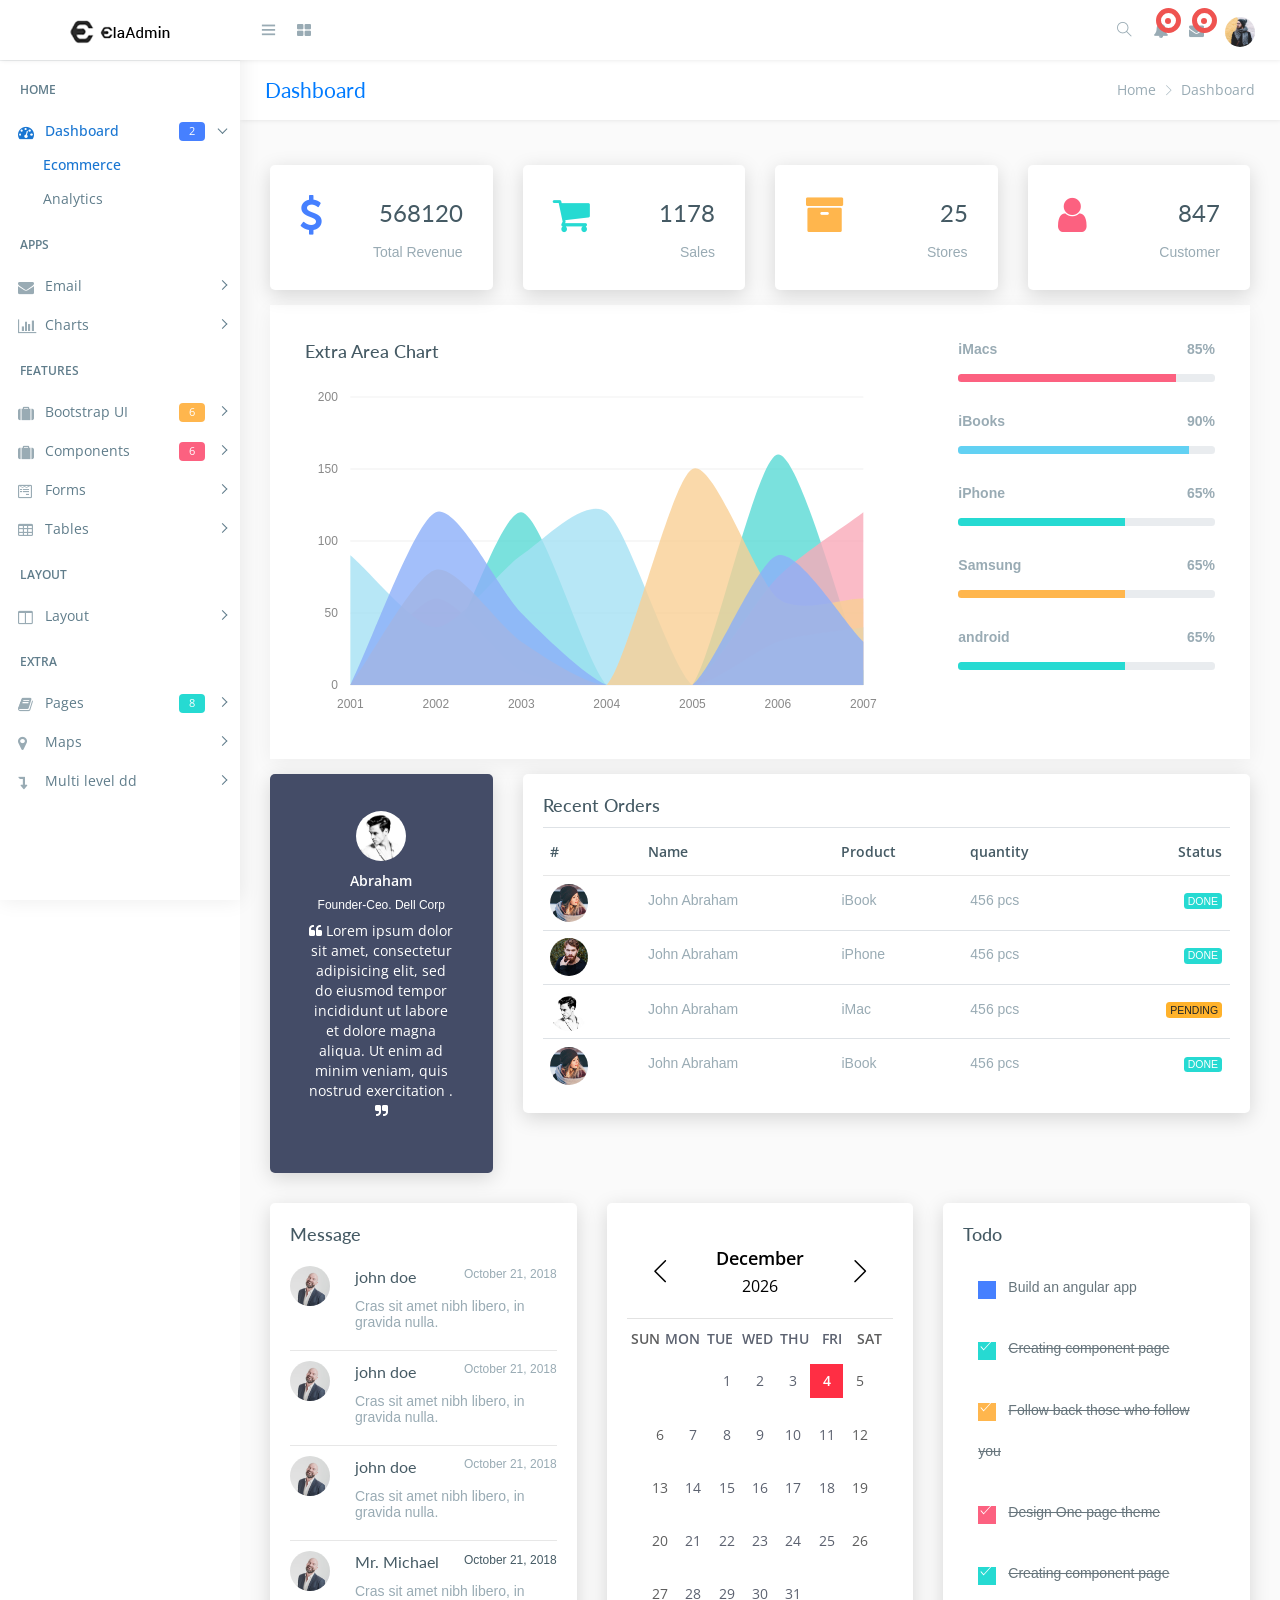
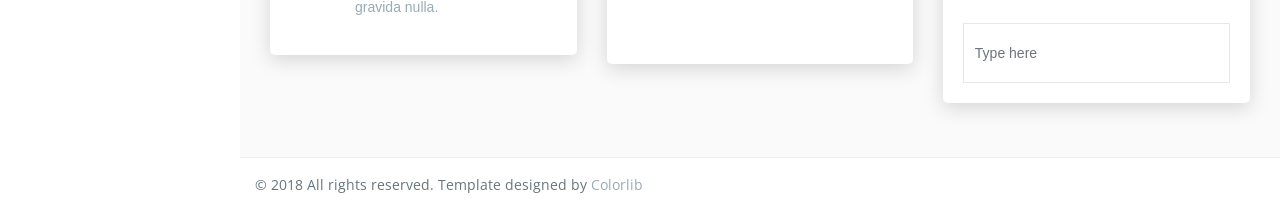
<file: production/index.html>
<!DOCTYPE html>
<html lang="en">

<head>
    <meta charset="utf-8">
    <meta http-equiv="X-UA-Compatible" content="IE=edge">
    <!-- Tell the browser to be responsive to screen width -->
    <meta name="viewport" content="width=device-width, initial-scale=1">
    <meta name="description" content="">
    <meta name="author" content="">
    <!-- Favicon icon -->
    <link rel="icon" type="image/png" sizes="16x16" href="images/favicon.png">
    <title>Ela - Bootstrap Admin Dashboard Template</title>
    <!-- Bootstrap Core CSS -->
    <link href="css/lib/bootstrap/bootstrap.min.css" rel="stylesheet">
    <!-- Custom CSS -->

    <link href="css/lib/calendar2/semantic.ui.min.css" rel="stylesheet">
    <link href="css/lib/calendar2/pignose.calendar.min.css" rel="stylesheet">
    <link href="css/lib/owl.carousel.min.css" rel="stylesheet" />
    <link href="css/lib/owl.theme.default.min.css" rel="stylesheet" />
    <link href="css/helper.css" rel="stylesheet">
    <link href="css/style.css" rel="stylesheet">
    <!-- HTML5 Shim and Respond.js IE8 support of HTML5 elements and media queries -->
    <!-- WARNING: Respond.js doesn't work if you view the page via file:** -->
    <!--[if lt IE 9]>
    <script src="https:**oss.maxcdn.com/libs/html5shiv/3.7.0/html5shiv.js"></script>
    <script src="https:**oss.maxcdn.com/libs/respond.js/1.4.2/respond.min.js"></script>
<![endif]-->
</head>

<body class="fix-header fix-sidebar">
    <!-- Preloader - style you can find in spinners.css -->
    <div class="preloader">
        <svg class="circular" viewBox="25 25 50 50">
			<circle class="path" cx="50" cy="50" r="20" fill="none" stroke-width="2" stroke-miterlimit="10" /> </svg>
    </div>
    <!-- Main wrapper  -->
    <div id="main-wrapper">
        <!-- header header  -->
        <div class="header">
            <nav class="navbar top-navbar navbar-expand-md navbar-light">
                <!-- Logo -->
                <div class="navbar-header">
                    <a class="navbar-brand" href="index.html">
                        <!-- Logo icon -->
                        <b><img src="images/logo.png" alt="homepage" class="dark-logo" /></b>
                        <!--End Logo icon -->
                        <!-- Logo text -->
                        <span><img src="images/logo-text.png" alt="homepage" class="dark-logo" /></span>
                    </a>
                </div>
                <!-- End Logo -->
                <div class="navbar-collapse">
                    <!-- toggle and nav items -->
                    <ul class="navbar-nav mr-auto mt-md-0">
                        <!-- This is  -->
                        <li class="nav-item"> <a class="nav-link nav-toggler hidden-md-up text-muted  " href="javascript:void(0)"><i class="mdi mdi-menu"></i></a> </li>
                        <li class="nav-item m-l-10"> <a class="nav-link sidebartoggler hidden-sm-down text-muted  " href="javascript:void(0)"><i class="ti-menu"></i></a> </li>
                        <!-- Messages -->
                        <li class="nav-item dropdown mega-dropdown"> <a class="nav-link dropdown-toggle text-muted  " href="#" data-toggle="dropdown" aria-haspopup="true" aria-expanded="false"><i class="fa fa-th-large"></i></a>
                            <div class="dropdown-menu animated zoomIn">
                                <ul class="mega-dropdown-menu row">


                                    <li class="col-lg-3  m-b-30">
                                        <h4 class="m-b-20">CONTACT US</h4>
                                        <!-- Contact -->
                                        <form>
                                            <div class="form-group">
                                                <input type="text" class="form-control" id="exampleInputname1" placeholder="Enter Name"> </div>
                                            <div class="form-group">
                                                <input type="email" class="form-control" placeholder="Enter email"> </div>
                                            <div class="form-group">
                                                <textarea class="form-control" id="exampleTextarea" rows="3" placeholder="Message"></textarea>
                                            </div>
                                            <button type="submit" class="btn btn-info">Submit</button>
                                        </form>
                                    </li>
                                    <li class="col-lg-3 col-xlg-3 m-b-30">
                                        <h4 class="m-b-20">List style</h4>
                                        <!-- List style -->
                                        <ul class="list-style-none">
                                            <li><a href="javascript:void(0)"><i class="fa fa-check text-success"></i> This Is Another Link</a></li>
                                            <li><a href="javascript:void(0)"><i class="fa fa-check text-success"></i> This Is Another Link</a></li>
                                            <li><a href="javascript:void(0)"><i class="fa fa-check text-success"></i> This Is Another Link</a></li>
                                            <li><a href="javascript:void(0)"><i class="fa fa-check text-success"></i> This Is Another Link</a></li>
                                            <li><a href="javascript:void(0)"><i class="fa fa-check text-success"></i> This Is Another Link</a></li>
                                        </ul>
                                    </li>
                                    <li class="col-lg-3 col-xlg-3 m-b-30">
                                        <h4 class="m-b-20">List style</h4>
                                        <!-- List style -->
                                        <ul class="list-style-none">
                                            <li><a href="javascript:void(0)"><i class="fa fa-check text-success"></i> This Is Another Link</a></li>
                                            <li><a href="javascript:void(0)"><i class="fa fa-check text-success"></i> This Is Another Link</a></li>
                                            <li><a href="javascript:void(0)"><i class="fa fa-check text-success"></i> This Is Another Link</a></li>
                                            <li><a href="javascript:void(0)"><i class="fa fa-check text-success"></i> This Is Another Link</a></li>
                                            <li><a href="javascript:void(0)"><i class="fa fa-check text-success"></i> This Is Another Link</a></li>
                                        </ul>
                                    </li>
                                    <li class="col-lg-3 col-xlg-3 m-b-30">
                                        <h4 class="m-b-20">List style</h4>
                                        <!-- List style -->
                                        <ul class="list-style-none">
                                            <li><a href="javascript:void(0)"><i class="fa fa-check text-success"></i> This Is Another Link</a></li>
                                            <li><a href="javascript:void(0)"><i class="fa fa-check text-success"></i> This Is Another Link</a></li>
                                            <li><a href="javascript:void(0)"><i class="fa fa-check text-success"></i> This Is Another Link</a></li>
                                            <li><a href="javascript:void(0)"><i class="fa fa-check text-success"></i> This Is Another Link</a></li>
                                            <li><a href="javascript:void(0)"><i class="fa fa-check text-success"></i> This Is Another Link</a></li>
                                        </ul>
                                    </li>
                                </ul>
                            </div>
                        </li>
                        <!-- End Messages -->
                    </ul>
                    <!-- User profile and search -->
                    <ul class="navbar-nav my-lg-0">

                        <!-- Search -->
                        <li class="nav-item hidden-sm-down search-box"> <a class="nav-link hidden-sm-down text-muted  " href="javascript:void(0)"><i class="ti-search"></i></a>
                            <form class="app-search">
                                <input type="text" class="form-control" placeholder="Search here"> <a class="srh-btn"><i class="ti-close"></i></a> </form>
                        </li>
                        <!-- Comment -->
                        <li class="nav-item dropdown">
                            <a class="nav-link dropdown-toggle text-muted text-muted  " href="#" data-toggle="dropdown" aria-haspopup="true" aria-expanded="false"> <i class="fa fa-bell"></i>
								<div class="notify"> <span class="heartbit"></span> <span class="point"></span> </div>
							</a>
                            <div class="dropdown-menu dropdown-menu-right mailbox animated zoomIn">
                                <ul>
                                    <li>
                                        <div class="drop-title">Notifications</div>
                                    </li>
                                    <li>
                                        <div class="message-center">
                                            <!-- Message -->
                                            <a href="#">
                                                <div class="btn btn-danger btn-circle m-r-10"><i class="fa fa-link"></i></div>
                                                <div class="mail-contnet">
                                                    <h5>This is title</h5> <span class="mail-desc">Just see the my new admin!</span> <span class="time">9:30 AM</span>
                                                </div>
                                            </a>
                                            <!-- Message -->
                                            <a href="#">
                                                <div class="btn btn-success btn-circle m-r-10"><i class="ti-calendar"></i></div>
                                                <div class="mail-contnet">
                                                    <h5>This is another title</h5> <span class="mail-desc">Just a reminder that you have event</span> <span class="time">9:10 AM</span>
                                                </div>
                                            </a>
                                            <!-- Message -->
                                            <a href="#">
                                                <div class="btn btn-info btn-circle m-r-10"><i class="ti-settings"></i></div>
                                                <div class="mail-contnet">
                                                    <h5>This is title</h5> <span class="mail-desc">You can customize this template as you want</span> <span class="time">9:08 AM</span>
                                                </div>
                                            </a>
                                            <!-- Message -->
                                            <a href="#">
                                                <div class="btn btn-primary btn-circle m-r-10"><i class="ti-user"></i></div>
                                                <div class="mail-contnet">
                                                    <h5>This is another title</h5> <span class="mail-desc">Just see the my admin!</span> <span class="time">9:02 AM</span>
                                                </div>
                                            </a>
                                        </div>
                                    </li>
                                    <li>
                                        <a class="nav-link text-center" href="javascript:void(0);"> <strong>Check all notifications</strong> <i class="fa fa-angle-right"></i> </a>
                                    </li>
                                </ul>
                            </div>
                        </li>
                        <!-- End Comment -->
                        <!-- Messages -->
                        <li class="nav-item dropdown">
                            <a class="nav-link dropdown-toggle text-muted  " href="#" id="2" data-toggle="dropdown" aria-haspopup="true" aria-expanded="false"> <i class="fa fa-envelope"></i>
								<div class="notify"> <span class="heartbit"></span> <span class="point"></span> </div>
							</a>
                            <div class="dropdown-menu dropdown-menu-right mailbox animated zoomIn" aria-labelledby="2">
                                <ul>
                                    <li>
                                        <div class="drop-title">You have 4 new messages</div>
                                    </li>
                                    <li>
                                        <div class="message-center">
                                            <!-- Message -->
                                            <a href="#">
                                                <div class="user-img"> <img src="images/users/5.jpg" alt="user" class="img-circle"> <span class="profile-status online pull-right"></span> </div>
                                                <div class="mail-contnet">
                                                    <h5>Michael Qin</h5> <span class="mail-desc">Just see the my admin!</span> <span class="time">9:30 AM</span>
                                                </div>
                                            </a>
                                            <!-- Message -->
                                            <a href="#">
                                                <div class="user-img"> <img src="images/users/2.jpg" alt="user" class="img-circle"> <span class="profile-status busy pull-right"></span> </div>
                                                <div class="mail-contnet">
                                                    <h5>John Doe</h5> <span class="mail-desc">I've sung a song! See you at</span> <span class="time">9:10 AM</span>
                                                </div>
                                            </a>
                                            <!-- Message -->
                                            <a href="#">
                                                <div class="user-img"> <img src="images/users/3.jpg" alt="user" class="img-circle"> <span class="profile-status away pull-right"></span> </div>
                                                <div class="mail-contnet">
                                                    <h5>Mr. John</h5> <span class="mail-desc">I am a singer!</span> <span class="time">9:08 AM</span>
                                                </div>
                                            </a>
                                            <!-- Message -->
                                            <a href="#">
                                                <div class="user-img"> <img src="images/users/4.jpg" alt="user" class="img-circle"> <span class="profile-status offline pull-right"></span> </div>
                                                <div class="mail-contnet">
                                                    <h5>Michael Qin</h5> <span class="mail-desc">Just see the my admin!</span> <span class="time">9:02 AM</span>
                                                </div>
                                            </a>
                                        </div>
                                    </li>
                                    <li>
                                        <a class="nav-link text-center" href="javascript:void(0);"> <strong>See all e-Mails</strong> <i class="fa fa-angle-right"></i> </a>
                                    </li>
                                </ul>
                            </div>
                        </li>
                        <!-- End Messages -->
                        <!-- Profile -->
                        <li class="nav-item dropdown">
                            <a class="nav-link dropdown-toggle text-muted  " href="#" data-toggle="dropdown" aria-haspopup="true" aria-expanded="false"><img src="images/users/5.jpg" alt="user" class="profile-pic" /></a>
                            <div class="dropdown-menu dropdown-menu-right animated zoomIn">
                                <ul class="dropdown-user">
                                    <li><a href="#"><i class="ti-user"></i> Profile</a></li>
                                    <li><a href="#"><i class="ti-wallet"></i> Balance</a></li>
                                    <li><a href="#"><i class="ti-email"></i> Inbox</a></li>
                                    <li><a href="#"><i class="ti-settings"></i> Setting</a></li>
                                    <li><a href="#"><i class="fa fa-power-off"></i> Logout</a></li>
                                </ul>
                            </div>
                        </li>
                    </ul>
                </div>
            </nav>
        </div>
        <!-- End header header -->
        <!-- Left Sidebar  -->
        <div class="left-sidebar">
            <!-- Sidebar scroll-->
            <div class="scroll-sidebar">
                <!-- Sidebar navigation-->
                <nav class="sidebar-nav">
                    <ul id="sidebarnav">
                        <li class="nav-devider"></li>
                        <li class="nav-label">Home</li>
                        <li> <a class="has-arrow  " href="#" aria-expanded="false"><i class="fa fa-tachometer"></i><span class="hide-menu">Dashboard <span class="label label-rouded label-primary pull-right">2</span></span></a>
                            <ul aria-expanded="false" class="collapse">
                                <li><a href="index.html">Ecommerce </a></li>
                                <li><a href="index1.html">Analytics </a></li>
                            </ul>
                        </li>
                        <li class="nav-label">Apps</li>
                        <li> <a class="has-arrow  " href="#" aria-expanded="false"><i class="fa fa-envelope"></i><span class="hide-menu">Email</span></a>
                            <ul aria-expanded="false" class="collapse">
                                <li><a href="email-compose.html">Compose</a></li>
                                <li><a href="email-read.html">Read</a></li>
                                <li><a href="email-inbox.html">Inbox</a></li>
                            </ul>
                        </li>
                        <li> <a class="has-arrow  " href="#" aria-expanded="false"><i class="fa fa-bar-chart"></i><span class="hide-menu">Charts</span></a>
                            <ul aria-expanded="false" class="collapse">
                                <li><a href="chart-flot.html">Flot</a></li>
                                <li><a href="chart-morris.html">Morris</a></li>
                                <li><a href="chart-chartjs.html">ChartJs</a></li>
                                <li><a href="chart-chartist.html">Chartist </a></li>
                                <li><a href="chart-amchart.html">AmChart</a></li>
                                <li><a href="chart-echart.html">EChart</a></li>
                                <li><a href="chart-sparkline.html">Sparkline</a></li>
                                <li><a href="chart-peity.html">Peity</a></li>
                            </ul>
                        </li>
                        <li class="nav-label">Features</li>
                        <li> <a class="has-arrow  " href="#" aria-expanded="false"><i class="fa fa-suitcase"></i><span class="hide-menu">Bootstrap UI <span class="label label-rouded label-warning pull-right">6</span></span></a>
                            <ul aria-expanded="false" class="collapse">
                                <li><a href="ui-alert.html">Alert</a></li>
                                <li><a href="ui-button.html">Button</a></li>
                                <li><a href="ui-dropdown.html">Dropdown</a></li>
                                <li><a href="ui-progressbar.html">Progressbar</a></li>
                                <li><a href="ui-tab.html">Tab</a></li>
                                <li><a href="ui-typography.html">Typography</a></li>
                            </ul>
                        </li>
						<li> <a class="has-arrow  " href="#" aria-expanded="false"><i class="fa fa-suitcase"></i><span class="hide-menu">Components <span class="label label-rouded label-danger pull-right">6</span></span></a>
                            <ul aria-expanded="false" class="collapse">
                                <li><a href="uc-calender.html">Calender</a></li>
                                <li><a href="uc-datamap.html">Datamap</a></li>
                                <li><a href="uc-nestedable.html">Nestedable</a></li>
                                <li><a href="uc-sweetalert.html">Sweetalert</a></li>
                                <li><a href="uc-toastr.html">Toastr</a></li>
                                <li><a href="uc-weather.html">Weather</a></li>
                            </ul>
                        </li>
                        <li> <a class="has-arrow  " href="#" aria-expanded="false"><i class="fa fa-wpforms"></i><span class="hide-menu">Forms</span></a>
                            <ul aria-expanded="false" class="collapse">
                                <li><a href="form-basic.html">Basic Forms</a></li>
                                <li><a href="form-layout.html">Form Layout</a></li>
                                <li><a href="form-validation.html">Form Validation</a></li>
                                <li><a href="form-editor.html">Editor</a></li>
                                <li><a href="form-dropzone.html">Dropzone</a></li>
                            </ul>
                        </li>
                        <li> <a class="has-arrow  " href="#" aria-expanded="false"><i class="fa fa-table"></i><span class="hide-menu">Tables</span></a>
                            <ul aria-expanded="false" class="collapse">
                                <li><a href="table-bootstrap.html">Basic Tables</a></li>
                                <li><a href="table-datatable.html">Data Tables</a></li>
                            </ul>
                        </li>
                        <li class="nav-label">Layout</li>
                        <li> <a class="has-arrow  " href="#" aria-expanded="false"><i class="fa fa-columns"></i><span class="hide-menu">Layout</span></a>
                            <ul aria-expanded="false" class="collapse">
                                <li><a href="layout-blank.html">Blank</a></li>
                                <li><a href="layout-boxed.html">Boxed</a></li>
                                <li><a href="layout-fix-header.html">Fix Header</a></li>
                                <li><a href="layout-fix-sidebar.html">Fix Sidebar</a></li>
                            </ul>
                        </li>
                        <li class="nav-label">EXTRA</li>
                        <li> <a class="has-arrow  " href="#" aria-expanded="false"><i class="fa fa-book"></i><span class="hide-menu">Pages <span class="label label-rouded label-success pull-right">8</span></span></a>
                            <ul aria-expanded="false" class="collapse">

                                <li><a href="#" class="has-arrow">Authentication <span class="label label-rounded label-success">6</span></a>
                                    <ul aria-expanded="false" class="collapse">
                                        <li><a href="page-login.html">Login</a></li>
                                        <li><a href="page-register.html">Register</a></li>
                                        <li><a href="page-invoice.html">Invoice</a></li>
                                    </ul>
                                </li>
                                <li><a href="#" class="has-arrow">Error Pages</a>
                                    <ul aria-expanded="false" class="collapse">
                                        <li><a href="page-error-400.html">400</a></li>
                                        <li><a href="page-error-403.html">403</a></li>
                                        <li><a href="page-error-404.html">404</a></li>
                                        <li><a href="page-error-500.html">500</a></li>
                                        <li><a href="page-error-503.html">503</a></li>
                                    </ul>
                                </li>
                            </ul>
                        </li>
                        <li> <a class="has-arrow  " href="#" aria-expanded="false"><i class="fa fa-map-marker"></i><span class="hide-menu">Maps</span></a>
                            <ul aria-expanded="false" class="collapse">
                                <li><a href="map-google.html">Google</a></li>
                                <li><a href="map-vector.html">Vector</a></li>
                            </ul>
                        </li>
                        <li> <a class="has-arrow  " href="#" aria-expanded="false"><i class="fa fa-level-down"></i><span class="hide-menu">Multi level dd</span></a>
                            <ul aria-expanded="false" class="collapse">
                                <li><a href="#">item 1.1</a></li>
                                <li><a href="#">item 1.2</a></li>
                                <li> <a class="has-arrow" href="#" aria-expanded="false">Menu 1.3</a>
                                    <ul aria-expanded="false" class="collapse">
                                        <li><a href="#">item 1.3.1</a></li>
                                        <li><a href="#">item 1.3.2</a></li>
                                        <li><a href="#">item 1.3.3</a></li>
                                        <li><a href="#">item 1.3.4</a></li>
                                    </ul>
                                </li>
                                <li><a href="#">item 1.4</a></li>
                            </ul>
                        </li>
                    </ul>
                </nav>
                <!-- End Sidebar navigation -->
            </div>
            <!-- End Sidebar scroll-->
        </div>
        <!-- End Left Sidebar  -->
        <!-- Page wrapper  -->
        <div class="page-wrapper">
            <!-- Bread crumb -->
            <div class="row page-titles">
                <div class="col-md-5 align-self-center">
                    <h3 class="text-primary">Dashboard</h3> </div>
                <div class="col-md-7 align-self-center">
                    <ol class="breadcrumb">
                        <li class="breadcrumb-item"><a href="javascript:void(0)">Home</a></li>
                        <li class="breadcrumb-item active">Dashboard</li>
                    </ol>
                </div>
            </div>
            <!-- End Bread crumb -->
            <!-- Container fluid  -->
            <div class="container-fluid">
                <!-- Start Page Content -->
                <div class="row">
                    <div class="col-md-3">
                        <div class="card p-30">
                            <div class="media">
                                <div class="media-left meida media-middle">
                                    <span><i class="fa fa-usd f-s-40 color-primary"></i></span>
                                </div>
                                <div class="media-body media-text-right">
                                    <h2>568120</h2>
                                    <p class="m-b-0">Total Revenue</p>
                                </div>
                            </div>
                        </div>
                    </div>
                    <div class="col-md-3">
                        <div class="card p-30">
                            <div class="media">
                                <div class="media-left meida media-middle">
                                    <span><i class="fa fa-shopping-cart f-s-40 color-success"></i></span>
                                </div>
                                <div class="media-body media-text-right">
                                    <h2>1178</h2>
                                    <p class="m-b-0">Sales</p>
                                </div>
                            </div>
                        </div>
                    </div>
                    <div class="col-md-3">
                        <div class="card p-30">
                            <div class="media">
                                <div class="media-left meida media-middle">
                                    <span><i class="fa fa-archive f-s-40 color-warning"></i></span>
                                </div>
                                <div class="media-body media-text-right">
                                    <h2>25</h2>
                                    <p class="m-b-0">Stores</p>
                                </div>
                            </div>
                        </div>
                    </div>
                    <div class="col-md-3">
                        <div class="card p-30">
                            <div class="media">
                                <div class="media-left meida media-middle">
                                    <span><i class="fa fa-user f-s-40 color-danger"></i></span>
                                </div>
                                <div class="media-body media-text-right">
                                    <h2>847</h2>
                                    <p class="m-b-0">Customer</p>
                                </div>
                            </div>
                        </div>
                    </div>
                </div>

                <div class="row bg-white m-l-0 m-r-0 box-shadow ">

                    <!-- column -->
                    <div class="col-lg-8">
                        <div class="card">
                            <div class="card-body">
                                <h4 class="card-title">Extra Area Chart</h4>
                                <div id="extra-area-chart"></div>
                            </div>
                        </div>
                    </div>
                    <!-- column -->

                    <!-- column -->
                    <div class="col-lg-4">
                        <div class="card">
                            <div class="card-body browser">
                                <p class="f-w-600">iMacs <span class="pull-right">85%</span></p>
                                <div class="progress ">
                                    <div role="progressbar" style="width: 85%; height:8px;" class="progress-bar bg-danger wow animated progress-animated"> <span class="sr-only">60% Complete</span> </div>
                                </div>

                                <p class="m-t-30 f-w-600">iBooks<span class="pull-right">90%</span></p>
                                <div class="progress">
                                    <div role="progressbar" style="width: 90%; height:8px;" class="progress-bar bg-info wow animated progress-animated"> <span class="sr-only">60% Complete</span> </div>
                                </div>

                                <p class="m-t-30 f-w-600">iPhone<span class="pull-right">65%</span></p>
                                <div class="progress">
                                    <div role="progressbar" style="width: 65%; height:8px;" class="progress-bar bg-success wow animated progress-animated"> <span class="sr-only">60% Complete</span> </div>
                                </div>

                                <p class="m-t-30 f-w-600">Samsung<span class="pull-right">65%</span></p>
                                <div class="progress">
                                    <div role="progressbar" style="width: 65%; height:8px;" class="progress-bar bg-warning wow animated progress-animated"> <span class="sr-only">60% Complete</span> </div>
                                </div>

								<p class="m-t-30 f-w-600">android<span class="pull-right">65%</span></p>
                                <div class="progress m-b-30">
                                    <div role="progressbar" style="width: 65%; height:8px;" class="progress-bar bg-success wow animated progress-animated"> <span class="sr-only">60% Complete</span> </div>
                                </div>
                            </div>
                        </div>
                    </div>
                    <!-- column -->
                </div>
                <div class="row">
					<div class="col-lg-3">
                        <div class="card bg-dark">
                            <div class="testimonial-widget-one p-17">
                                <div class="testimonial-widget-one owl-carousel owl-theme">
                                    <div class="item">
                                        <div class="testimonial-content">
                                            <img class="testimonial-author-img" src="images/avatar/2.jpg" alt="" />
                                            <div class="testimonial-author">John</div>
                                            <div class="testimonial-author-position">Founder-Ceo. Dell Corp</div>

                                            <div class="testimonial-text">
                                                <i class="fa fa-quote-left"></i>  Lorem ipsum dolor sit amet, consectetur adipisicing elit, sed do eiusmod tempor incididunt ut labore et dolore magna aliqua. Ut enim ad minim veniam, quis nostrud exercitation .
                                                <i class="fa fa-quote-right"></i>
                                            </div>
                                        </div>
                                    </div>
                                    <div class="item">
                                        <div class="testimonial-content">
                                            <img class="testimonial-author-img" src="images/avatar/3.jpg" alt="" />
                                            <div class="testimonial-author">Abraham</div>
                                            <div class="testimonial-author-position">Founder-Ceo. Dell Corp</div>

                                            <div class="testimonial-text">
                                                <i class="fa fa-quote-left"></i>  Lorem ipsum dolor sit amet, consectetur adipisicing elit, sed do eiusmod tempor incididunt ut labore et dolore magna aliqua. Ut enim ad minim veniam, quis nostrud exercitation .
                                                <i class="fa fa-quote-right"></i>
                                            </div>
                                        </div>
                                    </div>
                                    <div class="item">
                                        <div class="testimonial-content">
                                            <img class="testimonial-author-img" src="images/avatar/1.jpg" alt="" />
                                            <div class="testimonial-author">Lincoln</div>
                                            <div class="testimonial-author-position">Founder-Ceo. Dell Corp</div>

                                            <div class="testimonial-text">
                                                <i class="fa fa-quote-left"></i>  Lorem ipsum dolor sit amet, consectetur adipisicing elit, sed do eiusmod tempor incididunt ut labore et dolore magna aliqua. Ut enim ad minim veniam, quis nostrud exercitation .
                                                <i class="fa fa-quote-right"></i>
                                            </div>
                                        </div>
                                    </div>
                                    <div class="item">
                                        <div class="testimonial-content">
                                            <img class="testimonial-author-img" src="images/avatar/4.jpg" alt="" />
                                            <div class="testimonial-author">TYRION LANNISTER</div>
                                            <div class="testimonial-author-position">Founder-Ceo. Dell Corp</div>

                                           <div class="testimonial-text">
                                                <i class="fa fa-quote-left"></i>  Lorem ipsum dolor sit amet, consectetur adipisicing elit, sed do eiusmod tempor incididunt ut labore et dolore magna aliqua. Ut enim ad minim veniam, quis nostrud exercitation .
                                                <i class="fa fa-quote-right"></i>
                                            </div>
                                        </div>
                                    </div>
                                    <div class="item">
                                        <div class="testimonial-content">
                                            <img class="testimonial-author-img" src="images/avatar/5.jpg" alt="" />
                                            <div class="testimonial-author">TYRION LANNISTER</div>
                                            <div class="testimonial-author-position">Founder-Ceo. Dell Corp</div>

                                            <div class="testimonial-text">
                                                <i class="fa fa-quote-left"></i>  Lorem ipsum dolor sit amet, consectetur adipisicing elit, sed do eiusmod tempor incididunt ut labore et dolore magna aliqua. Ut enim ad minim veniam, quis nostrud exercitation .
                                                <i class="fa fa-quote-right"></i>
                                            </div>
                                        </div>
                                    </div>
                                    <div class="item">
                                        <div class="testimonial-content">
                                            <img class="testimonial-author-img" src="images/avatar/6.jpg" alt="" />
                                            <div class="testimonial-author">TYRION LANNISTER</div>
                                            <div class="testimonial-author-position">Founder-Ceo. Dell Corp</div>

                                            <div class="testimonial-text">
                                                <i class="fa fa-quote-left"></i>  Lorem ipsum dolor sit amet, consectetur adipisicing elit, sed do eiusmod tempor incididunt ut labore et dolore magna aliqua. Ut enim ad minim veniam, quis nostrud exercitation .
                                                <i class="fa fa-quote-right"></i>
                                            </div>
                                        </div>
                                    </div>
                                </div>
                            </div>
                        </div>
                    </div>
                    <div class="col-lg-9">
                        <div class="card">
                            <div class="card-title">
                                <h4>Recent Orders </h4>
                            </div>
                            <div class="card-body">
                                <div class="table-responsive">
                                    <table class="table">
                                        <thead>
                                            <tr>
                                                <th>#</th>
                                                <th>Name</th>
                                                <th>Product</th>
                                                <th>quantity</th>
                                                <th>Status</th>
                                            </tr>
                                        </thead>
                                        <tbody>

                                            <tr>
                                                <td>
                                                    <div class="round-img">
                                                        <a href=""><img src="images/avatar/4.jpg" alt=""></a>
                                                    </div>
                                                </td>
                                                <td>John Abraham</td>
                                                <td><span>iBook</span></td>
                                                <td><span>456 pcs</span></td>
                                                <td><span class="badge badge-success">Done</span></td>
                                            </tr>
                                            <tr>
                                                <td>
                                                    <div class="round-img">
                                                        <a href=""><img src="images/avatar/2.jpg" alt=""></a>
                                                    </div>
                                                </td>
                                                <td>John Abraham</td>
                                                <td><span>iPhone</span></td>
                                                <td><span>456 pcs</span></td>
                                                <td><span class="badge badge-success">Done</span></td>
                                            </tr>
                                            <tr>
                                                <td>
                                                    <div class="round-img">
                                                        <a href=""><img src="images/avatar/3.jpg" alt=""></a>
                                                    </div>
                                                </td>
                                                <td>John Abraham</td>
                                                <td><span>iMac</span></td>
                                                <td><span>456 pcs</span></td>
                                                <td><span class="badge badge-warning">Pending</span></td>
                                            </tr>
                                            <tr>
                                                <td>
                                                    <div class="round-img">
                                                        <a href=""><img src="images/avatar/4.jpg" alt=""></a>
                                                    </div>
                                                </td>
                                                <td>John Abraham</td>
                                                <td><span>iBook</span></td>
                                                <td><span>456 pcs</span></td>
                                                <td><span class="badge badge-success">Done</span></td>
                                            </tr>
                                        </tbody>
                                    </table>
                                </div>
                            </div>
                        </div>
                    </div>
                </div>


                <div class="row">
					<div class="col-lg-8">
						<div class="row">
						<div class="col-lg-6">
							<div class="card">
								<div class="card-title">
									<h4>Message </h4>
								</div>
								<div class="recent-comment">
									<div class="media">
										<div class="media-left">
											<a href="#"><img alt="..." src="images/avatar/1.jpg" class="media-object"></a>
										</div>
										<div class="media-body">
											<h4 class="media-heading">john doe</h4>
											<p>Cras sit amet nibh libero, in gravida nulla. </p>
											<p class="comment-date">October 21, 2018</p>
										</div>
									</div>
									<div class="media">
										<div class="media-left">
											<a href="#"><img alt="..." src="images/avatar/1.jpg" class="media-object"></a>
										</div>
										<div class="media-body">
											<h4 class="media-heading">john doe</h4>
											<p>Cras sit amet nibh libero, in gravida nulla. </p>
											<p class="comment-date">October 21, 2018</p>
										</div>
									</div>

									<div class="media">
										<div class="media-left">
											<a href="#"><img alt="..." src="images/avatar/1.jpg" class="media-object"></a>
										</div>
										<div class="media-body">
											<h4 class="media-heading">john doe</h4>
											<p>Cras sit amet nibh libero, in gravida nulla. </p>
											<p class="comment-date">October 21, 2018</p>
										</div>
									</div>

									<div class="media no-border">
										<div class="media-left">
											<a href="#"><img alt="..." src="images/avatar/1.jpg" class="media-object"></a>
										</div>
										<div class="media-body">
											<h4 class="media-heading">Mr. Michael</h4>
											<p>Cras sit amet nibh libero, in gravida nulla. </p>
											<div class="comment-date">October 21, 2018</div>
										</div>
									</div>
								</div>
							</div>
							<!-- /# card -->
						</div>
						<!-- /# column -->
						<div class="col-lg-6">
							<div class="card">
								<div class="card-body">
									<div class="year-calendar"></div>
								</div>
							</div>
						</div>


						</div>
					</div>

				    <div class="col-lg-4">
                        <div class="card">
                            <div class="card-body">
                                <h4 class="card-title">Todo</h4>
                                <div class="card-content">
                                    <div class="todo-list">
                                        <div class="tdl-holder">
                                            <div class="tdl-content">
                                                <ul>
                                                    <li>
                                                        <label>
															<input type="checkbox"><i class="bg-primary"></i><span>Build an angular app</span>
															<a href='#' class="ti-close"></a>
														</label>
                                                    </li>
                                                    <li>
                                                        <label>
															<input type="checkbox" checked><i class="bg-success"></i><span>Creating component page</span>
															<a href='#' class="ti-close"></a>
														</label>
                                                    </li>
                                                    <li>
                                                        <label>
															<input type="checkbox" checked><i class="bg-warning"></i><span>Follow back those who follow you</span>
															<a href='#' class="ti-close"></a>
														</label>
                                                    </li>
                                                    <li>
                                                        <label>
															<input type="checkbox" checked><i class="bg-danger"></i><span>Design One page theme</span>
															<a href='#' class="ti-close"></a>
														</label>
                                                    </li>

                                                    <li>
                                                        <label>
															<input type="checkbox" checked><i class="bg-success"></i><span>Creating component page</span>
															<a href='#' class="ti-close"></a>
														</label>
                                                    </li>
                                                </ul>
                                            </div>
                                            <input type="text" class="tdl-new form-control" placeholder="Type here">
                                        </div>
                                    </div>
                                </div>
                            </div>
                        </div>
                    </div>

                </div>


                <!-- End PAge Content -->
            </div>
            <!-- End Container fluid  -->
            <!-- footer -->
            <footer class="footer"> © 2018 All rights reserved. Template designed by <a href="https://colorlib.com">Colorlib</a></footer>
            <!-- End footer -->
        </div>
        <!-- End Page wrapper  -->
    </div>
    <!-- End Wrapper -->
    <!-- All Jquery -->
    <script src="js/lib/jquery/jquery.min.js"></script>
    <!-- Bootstrap tether Core JavaScript -->
    <script src="js/lib/bootstrap/js/popper.min.js"></script>
    <script src="js/lib/bootstrap/js/bootstrap.min.js"></script>
    <!-- slimscrollbar scrollbar JavaScript -->
    <script src="js/jquery.slimscroll.js"></script>
    <!--Menu sidebar -->
    <script src="js/sidebarmenu.js"></script>
    <!--stickey kit -->
    <script src="js/lib/sticky-kit-master/dist/sticky-kit.min.js"></script>
    <!--Custom JavaScript -->


    <!-- Amchart -->
     <script src="js/lib/morris-chart/raphael-min.js"></script>
    <script src="js/lib/morris-chart/morris.js"></script>
    <script src="js/lib/morris-chart/dashboard1-init.js"></script>


	<script src="js/lib/calendar-2/moment.latest.min.js"></script>
    <!-- scripit init-->
    <script src="js/lib/calendar-2/semantic.ui.min.js"></script>
    <!-- scripit init-->
    <script src="js/lib/calendar-2/prism.min.js"></script>
    <!-- scripit init-->
    <script src="js/lib/calendar-2/pignose.calendar.min.js"></script>
    <!-- scripit init-->
    <script src="js/lib/calendar-2/pignose.init.js"></script>

    <script src="js/lib/owl-carousel/owl.carousel.min.js"></script>
    <script src="js/lib/owl-carousel/owl.carousel-init.js"></script>
    <script src="js/scripts.js"></script>
    <!-- scripit init-->

    <script src="js/scripts.js"></script>

</body>

</html>
</file>
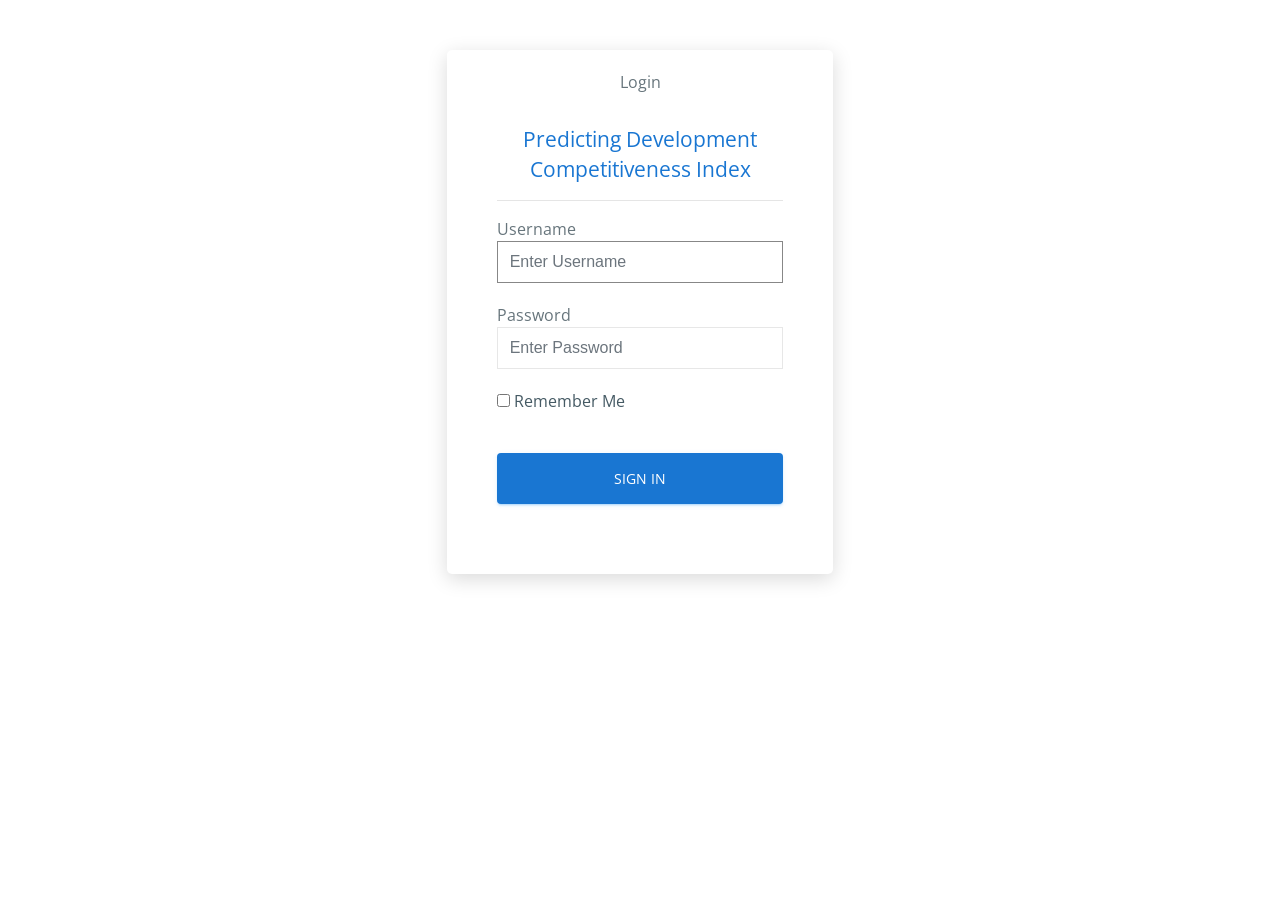
<file: login.html>
<?php

session_start();
if (isset($_SESSION['id'])) header("location: index.html");

?>
<!DOCTYPE html>
<html lang="en">

<head>
    <meta charset="utf-8">
    <meta http-equiv="X-UA-Compatible" content="IE=edge">
    <!-- Tell the browser to be responsive to screen width -->
    <meta name="viewport" content="width=device-width, initial-scale=1">
    <meta name="description" content="">
    <meta name="author" content="">
    <!-- Favicon icon -->
    <!-- <link rel="icon" type="image/png" sizes="16x16" href="images/favicon.png"> -->
    <title>PDCI</title>
    <!-- Bootstrap Core CSS -->
    <link href="css/lib/bootstrap/bootstrap.min.css" rel="stylesheet">
    <!-- Custom CSS -->
    <link href="css/helper.css" rel="stylesheet">
    <link href="css/style.css" rel="stylesheet">
    <!-- HTML5 Shim and Respond.js IE8 support of HTML5 elements and media queries -->
    <!-- WARNING: Respond.js doesn't work if you view the page via file:** -->
    <!--[if lt IE 9]>
    <script src="https:**oss.maxcdn.com/libs/html5shiv/3.7.0/html5shiv.js"></script>
    <script src="https:**oss.maxcdn.com/libs/respond.js/1.4.2/respond.min.js"></script>
<![endif]-->
</head>

<body class="fix-header fix-sidebar" ng-app="login" ng-controller="loginCtrl">
    <!-- Preloader - style you can find in spinners.css -->
    <div class="preloader">
        <svg class="circular" viewBox="25 25 50 50">
			<circle class="path" cx="50" cy="50" r="20" fill="none" stroke-width="2" stroke-miterlimit="10" /> </svg>
    </div>
    <!-- Main wrapper  -->
    <div id="main-wrapper">

        <div class="unix-login">
            <div class="container-fluid">
                <div class="row justify-content-center">
                    <div class="col-lg-4" style="margin-top: -50px;">
                        <div class="login-content card">
							<center><span>Login</span></center>
                            <div class="login-form">
                                <center><h3 class="text-info">Predicting Development Competitiveness Index</h3></center>
								<hr>
                                <form ng-submit="login(this)" novalidate autocomplete="off">
                                    <div class="form-group">
                                        <span>Username</span>
                                        <input type="text" name="username" class="form-control" placeholder="Enter Username" ng-model="user.username" autofocus>
                                    </div>
                                    <div class="form-group">
                                        <span>Password</span>
                                        <input type="password" name="password" class="form-control" placeholder="Enter Password" ng-model="user.password">
                                    </div>
									<div class="alert alert-danger" ng-show="views.incorrect">Username or password incorrect</div>
                                    <div class="checkbox">
                                        <label>
											<input type="checkbox"> Remember Me
										</label>
                                        <!-- <label class="pull-right">
        										<a href="#">Forgotten Password?</a>
        									</label> -->
                                    </div>
									
                                    <button type="submit" value="Login" name="submit" class="btn btn-info btn-flat m-b-30 m-t-30">Sign in</button>
                                   <!--  <div class="register-link m-t-15 text-center">
                                        <p>Don't have account ? <a href="#"> Sign Up Here</a></p>
                                    </div> -->
                                </form>
                            </div>
                        </div>
                    </div>
                </div>
            </div>
        </div>

    </div>
    <!-- End Wrapper -->
    <!-- All Jquery -->
    <script src="js/lib/jquery/jquery.min.js"></script>
    <!-- Bootstrap tether Core JavaScript -->
    <script src="js/lib/bootstrap/js/popper.min.js"></script>
    <script src="js/lib/bootstrap/js/bootstrap.min.js"></script>
    <!-- slimscrollbar scrollbar JavaScript -->
    <script src="js/jquery.slimscroll.js"></script>
    <!--Menu sidebar -->
    <script src="js/sidebarmenu.js"></script>
    <!--stickey kit -->
    <script src="js/lib/sticky-kit-master/dist/sticky-kit.min.js"></script>
    <!--Custom JavaScript -->
    <script src="js/scripts.js"></script>
	<!--Angularjs -->
	<script src="angular/angular.min.js"></script>
	<script src="angular/modules/login/login.js"></script>

</body>

</html>
</file>
<file: production/css/helper.css>
/*  font  */

/*  font size */

.f-s-1 {font-size: 1px!important;}
.f-s-2 {font-size: 2px!important;}
.f-s-3 {font-size: 3px!important;}
.f-s-4 {font-size: 4px!important;}
.f-s-5 {font-size: 5px!important;}
.f-s-6 {font-size: 6px!important;}
.f-s-7 {font-size: 7px!important;}
.f-s-8 {font-size: 8px!important;}
.f-s-9 {font-size: 9px!important;}
.f-s-10 {font-size: 10px!important;}
.f-s-11 {font-size: 11px!important;}
.f-s-12 {font-size: 12px!important;}
.f-s-13 {font-size: 13px!important;}
.f-s-14 {font-size: 14px!important;}
.f-s-15 {font-size: 15px!important;}
.f-s-16 {font-size: 16px!important;}
.f-s-17 {font-size: 17px!important;}
.f-s-18 {font-size: 18px!important;}
.f-s-19 {font-size: 19px!important;}
.f-s-20 {font-size: 20px!important;}
.f-s-21 {font-size: 21px!important;}
.f-s-22 {font-size: 22px!important;}
.f-s-23 {font-size: 23px!important;}
.f-s-24 {font-size: 24px!important;}
.f-s-25 {font-size: 25px!important;}
.f-s-26 {font-size: 26px!important;}
.f-s-27 {font-size: 27px!important;}
.f-s-28 {font-size: 28px!important;}
.f-s-29 {font-size: 29px!important;}
.f-s-30 {font-size: 30px!important;}
.f-s-31 {font-size: 31px!important;}
.f-s-32 {font-size: 32px!important;}
.f-s-33 {font-size: 33px!important;}
.f-s-34 {font-size: 34px!important;}
.f-s-35 {font-size: 35px!important;}
.f-s-36 {font-size: 36px!important;}
.f-s-37 {font-size: 37px!important;}
.f-s-38 {font-size: 38px!important;}
.f-s-39 {font-size: 39px!important;}
.f-s-40 {font-size: 40px!important;}
.f-s-41 {font-size: 41px!important;}
.f-s-42 {font-size: 42px!important;}
.f-s-43 {font-size: 43px!important;}
.f-s-44 {font-size: 44px!important;}
.f-s-45 {font-size: 45px!important;}
.f-s-46 {font-size: 46px!important;}
.f-s-47 {font-size: 47px!important;}
.f-s-48 {font-size: 48px!important;}
.f-s-49 {font-size: 49px!important;}
.f-s-50 {font-size: 50px!important;}
.f-s-51 {font-size: 51px!important;}
.f-s-52 {font-size: 52px!important;}
.f-s-53 {font-size: 53px!important;}
.f-s-54 {font-size: 54px!important;}
.f-s-55 {font-size: 55px!important;}
.f-s-56 {font-size: 56px!important;}
.f-s-57 {font-size: 57px!important;}
.f-s-58 {font-size: 58px!important;}
.f-s-59 {font-size: 59px!important;}
.f-s-60 {font-size: 60px!important;}
.f-s-61 {font-size: 61px!important;}
.f-s-62 {font-size: 62px!important;}
.f-s-63 {font-size: 63px!important;}
.f-s-64 {font-size: 64px!important;}
.f-s-65 {font-size: 65px!important;}
.f-s-66 {font-size: 66px!important;}
.f-s-67 {font-size: 67px!important;}
.f-s-68 {font-size: 68px!important;}
.f-s-69 {font-size: 69px!important;}
.f-s-70 {font-size: 70px!important;}
.f-s-71 {font-size: 71px!important;}
.f-s-72 {font-size: 72px!important;}
.f-s-73 {font-size: 73px!important;}
.f-s-74 {font-size: 74px!important;}
.f-s-75 {font-size: 75px!important;}
.f-s-76 {font-size: 76px!important;}
.f-s-77 {font-size: 77px!important;}
.f-s-78 {font-size: 78px!important;}
.f-s-79 {font-size: 79px!important;}
.f-s-80 {font-size: 80px!important;}
.f-s-81 {font-size: 81px!important;}
.f-s-82 {font-size: 82px!important;}
.f-s-83 {font-size: 83px!important;}
.f-s-84 {font-size: 84px!important;}
.f-s-85 {font-size: 85px!important;}
.f-s-86 {font-size: 86px!important;}
.f-s-87 {font-size: 87px!important;}
.f-s-88 {font-size: 88px!important;}
.f-s-89 {font-size: 89px!important;}
.f-s-90 {font-size: 90px!important;}
.f-s-91 {font-size: 91px!important;}
.f-s-92 {font-size: 92px!important;}
.f-s-93 {font-size: 93px!important;}
.f-s-94 {font-size: 94px!important;}
.f-s-95 {font-size: 95px!important;}
.f-s-96 {font-size: 96px!important;}
.f-s-97 {font-size: 97px!important;}
.f-s-98 {font-size: 98px!important;}
.f-s-99 {font-size: 99px!important;}
.f-s-100 {font-size: 100px!important;}

/*   font weight */

.f-w-100 {font-weight: 100}
.f-w-200 {font-weight: 200}
.f-w-300 {font-weight: 300}
.f-w-400 {font-weight: 400}
.f-w-500 {font-weight: 500}
.f-w-600 {font-weight: 600}
.f-w-700 {font-weight: 700}
.f-w-800 {font-weight: 800}
.f-w-900 {font-weight: 900}


/*   margin  */

.m-0 {margin: 0px!important;}

/*   margin top  */

.m-t-0 {margin-top: 0px!important;}
.m-t-1 {margin-top: 1px!important;}
.m-t-2 {margin-top: 2px!important;}
.m-t-3 {margin-top: 3px!important;}
.m-t-4 {margin-top: 4px!important;}
.m-t-5 {margin-top: 5px!important;}
.m-t-6 {margin-top: 6px!important;}
.m-t-7 {margin-top: 7px!important;}
.m-t-8 {margin-top: 8px!important;}
.m-t-9 {margin-top: 9px!important;}
.m-t-10 {margin-top: 10px!important;}
.m-t-11 {margin-top: 11px!important;}
.m-t-12 {margin-top: 12px!important;}
.m-t-13 {margin-top: 13px!important;}
.m-t-14 {margin-top: 14px!important;}
.m-t-15 {margin-top: 15px!important;}
.m-t-16 {margin-top: 16px!important;}
.m-t-17 {margin-top: 17px!important;}
.m-t-18 {margin-top: 18px!important;}
.m-t-19 {margin-top: 19px!important;}
.m-t-20 {margin-top: 20px!important;}
.m-t-21 {margin-top: 21px!important;}
.m-t-22 {margin-top: 22px!important;}
.m-t-23 {margin-top: 23px!important;}
.m-t-24 {margin-top: 24px!important;}
.m-t-25 {margin-top: 25px!important;}
.m-t-26 {margin-top: 26px!important;}
.m-t-27 {margin-top: 27px!important;}
.m-t-28 {margin-top: 28px!important;}
.m-t-29 {margin-top: 29px!important;}
.m-t-30 {margin-top: 30px!important;}
.m-t-31 {margin-top: 31px!important;}
.m-t-32 {margin-top: 32px!important;}
.m-t-33 {margin-top: 33px!important;}
.m-t-34 {margin-top: 34px!important;}
.m-t-35 {margin-top: 35px!important;}
.m-t-36 {margin-top: 36px!important;}
.m-t-37 {margin-top: 37px!important;}
.m-t-38 {margin-top: 38px!important;}
.m-t-39 {margin-top: 39px!important;}
.m-t-40 {margin-top: 40px!important;}
.m-t-41 {margin-top: 41px!important;}
.m-t-42 {margin-top: 42px!important;}
.m-t-43 {margin-top: 43px!important;}
.m-t-44 {margin-top: 44px!important;}
.m-t-45 {margin-top: 45px!important;}
.m-t-46 {margin-top: 46px!important;}
.m-t-47 {margin-top: 47px!important;}
.m-t-48 {margin-top: 48px!important;}
.m-t-49 {margin-top: 49px!important;}
.m-t-50 {margin-top: 50px!important;}
.m-t-51 {margin-top: 51px!important;}
.m-t-52 {margin-top: 52px!important;}
.m-t-53 {margin-top: 53px!important;}
.m-t-54 {margin-top: 54px!important;}
.m-t-55 {margin-top: 55px!important;}
.m-t-56 {margin-top: 56px!important;}
.m-t-57 {margin-top: 57px!important;}
.m-t-58 {margin-top: 58px!important;}
.m-t-59 {margin-top: 59px!important;}
.m-t-60 {margin-top: 60px!important;}
.m-t-61 {margin-top: 61px!important;}
.m-t-62 {margin-top: 62px!important;}
.m-t-63 {margin-top: 63px!important;}
.m-t-64 {margin-top: 64px!important;}
.m-t-65 {margin-top: 65px!important;}
.m-t-66 {margin-top: 66px!important;}
.m-t-67 {margin-top: 67px!important;}
.m-t-68 {margin-top: 68px!important;}
.m-t-69 {margin-top: 69px!important;}
.m-t-70 {margin-top: 70px!important;}
.m-t-71 {margin-top: 71px!important;}
.m-t-72 {margin-top: 72px!important;}
.m-t-73 {margin-top: 73px!important;}
.m-t-74 {margin-top: 74px!important;}
.m-t-75 {margin-top: 75px!important;}
.m-t-76 {margin-top: 76px!important;}
.m-t-77 {margin-top: 77px!important;}
.m-t-78 {margin-top: 78px!important;}
.m-t-79 {margin-top: 79px!important;}
.m-t-80 {margin-top: 80px!important;}
.m-t-81 {margin-top: 81px!important;}
.m-t-82 {margin-top: 82px!important;}
.m-t-83 {margin-top: 83px!important;}
.m-t-84 {margin-top: 84px!important;}
.m-t-85 {margin-top: 85px!important;}
.m-t-86 {margin-top: 86px!important;}
.m-t-87 {margin-top: 87px!important;}
.m-t-88 {margin-top: 88px!important;}
.m-t-89 {margin-top: 89px!important;}
.m-t-90 {margin-top: 90px!important;}
.m-t-91 {margin-top: 91px!important;}
.m-t-92 {margin-top: 92px!important;}
.m-t-93 {margin-top: 93px!important;}
.m-t-94 {margin-top: 94px!important;}
.m-t-95 {margin-top: 95px!important;}
.m-t-96 {margin-top: 96px!important;}
.m-t-97 {margin-top: 97px!important;}
.m-t-98 {margin-top: 98px!important;}
.m-t-99 {margin-top: 99px!important;}
.m-t-100 {margin-top: 100px!important;}
.m-t-101 {margin-top: 101px!important;}
.m-t-102 {margin-top: 102px!important;}
.m-t-103 {margin-top: 103px!important;}
.m-t-104 {margin-top: 104px!important;}
.m-t-105 {margin-top: 105px!important;}
.m-t-106 {margin-top: 106px!important;}
.m-t-107 {margin-top: 107px!important;}
.m-t-108 {margin-top: 108px!important;}
.m-t-109 {margin-top: 109px!important;}
.m-t-110 {margin-top: 110px!important;}
.m-t-111 {margin-top: 111px!important;}
.m-t-112 {margin-top: 112px!important;}
.m-t-113 {margin-top: 113px!important;}
.m-t-114 {margin-top: 114px!important;}
.m-t-115 {margin-top: 115px!important;}
.m-t-116 {margin-top: 116px!important;}
.m-t-117 {margin-top: 117px!important;}
.m-t-118 {margin-top: 118px!important;}
.m-t-119 {margin-top: 119px!important;}
.m-t-120 {margin-top: 120px!important;}
.m-t-121 {margin-top: 121px!important;}
.m-t-122 {margin-top: 122px!important;}
.m-t-123 {margin-top: 123px!important;}
.m-t-124 {margin-top: 124px!important;}
.m-t-125 {margin-top: 125px!important;}
.m-t-126 {margin-top: 126px!important;}
.m-t-127 {margin-top: 127px!important;}
.m-t-128 {margin-top: 128px!important;}
.m-t-129 {margin-top: 129px!important;}
.m-t-130 {margin-top: 130px!important;}
.m-t-131 {margin-top: 131px!important;}
.m-t-132 {margin-top: 132px!important;}
.m-t-133 {margin-top: 133px!important;}
.m-t-134 {margin-top: 134px!important;}
.m-t-135 {margin-top: 135px!important;}
.m-t-136 {margin-top: 136px!important;}
.m-t-137 {margin-top: 137px!important;}
.m-t-138 {margin-top: 138px!important;}
.m-t-139 {margin-top: 139px!important;}
.m-t-140 {margin-top: 140px!important;}
.m-t-141 {margin-top: 141px!important;}
.m-t-142 {margin-top: 142px!important;}
.m-t-143 {margin-top: 143px!important;}
.m-t-144 {margin-top: 144px!important;}
.m-t-145 {margin-top: 145px!important;}
.m-t-146 {margin-top: 146px!important;}
.m-t-147 {margin-top: 147px!important;}
.m-t-148 {margin-top: 148px!important;}
.m-t-149 {margin-top: 149px!important;}
.m-t-150 {margin-top: 150px!important;}


/*   margin right  */

.m-r-0 {margin-right: 0px!important;}
.m-r-1 {margin-right: 1px!important;}
.m-r-2 {margin-right: 2px!important;}
.m-r-3 {margin-right: 3px!important;}
.m-r-4 {margin-right: 4px!important;}
.m-r-5 {margin-right: 5px!important;}
.m-r-6 {margin-right: 6px!important;}
.m-r-7 {margin-right: 7px!important;}
.m-r-8 {margin-right: 8px!important;}
.m-r-9 {margin-right: 9px!important;}
.m-r-10 {margin-right: 10px!important;}
.m-r-11 {margin-right: 11px!important;}
.m-r-12 {margin-right: 12px!important;}
.m-r-13 {margin-right: 13px!important;}
.m-r-14 {margin-right: 14px!important;}
.m-r-15 {margin-right: 15px!important;}
.m-r-16 {margin-right: 16px!important;}
.m-r-17 {margin-right: 17px!important;}
.m-r-18 {margin-right: 18px!important;}
.m-r-19 {margin-right: 19px!important;}
.m-r-20 {margin-right: 20px!important;}
.m-r-21 {margin-right: 21px!important;}
.m-r-22 {margin-right: 22px!important;}
.m-r-23 {margin-right: 23px!important;}
.m-r-24 {margin-right: 24px!important;}
.m-r-25 {margin-right: 25px!important;}
.m-r-26 {margin-right: 26px!important;}
.m-r-27 {margin-right: 27px!important;}
.m-r-28 {margin-right: 28px!important;}
.m-r-29 {margin-right: 29px!important;}
.m-r-30 {margin-right: 30px!important;}
.m-r-31 {margin-right: 31px!important;}
.m-r-32 {margin-right: 32px!important;}
.m-r-33 {margin-right: 33px!important;}
.m-r-34 {margin-right: 34px!important;}
.m-r-35 {margin-right: 35px!important;}
.m-r-36 {margin-right: 36px!important;}
.m-r-37 {margin-right: 37px!important;}
.m-r-38 {margin-right: 38px!important;}
.m-r-39 {margin-right: 39px!important;}
.m-r-40 {margin-right: 40px!important;}
.m-r-41 {margin-right: 4px!important;}
.m-r-42 {margin-right: 42px!important;}
.m-r-43 {margin-right: 43px!important;}
.m-r-44 {margin-right: 44px!important;}
.m-r-45 {margin-right: 45px!important;}
.m-r-46 {margin-right: 46px!important;}
.m-r-47 {margin-right: 47px!important;}
.m-r-48 {margin-right: 48px!important;}
.m-r-49 {margin-right: 49px!important;}
.m-r-50 {margin-right: 50px!important;}
.m-r-51 {margin-right: 51px!important;}
.m-r-52 {margin-right: 52px!important;}
.m-r-53 {margin-right: 53px!important;}
.m-r-54 {margin-right: 54px!important;}
.m-r-55 {margin-right: 55px!important;}
.m-r-56 {margin-right: 56px!important;}
.m-r-57 {margin-right: 57px!important;}
.m-r-58 {margin-right: 58px!important;}
.m-r-59 {margin-right: 59px!important;}
.m-r-60 {margin-right: 60px!important;}
.m-r-61 {margin-right: 61px!important;}
.m-r-62 {margin-right: 62px!important;}
.m-r-63 {margin-right: 63px!important;}
.m-r-64 {margin-right: 64px!important;}
.m-r-65 {margin-right: 65px!important;}
.m-r-66 {margin-right: 66px!important;}
.m-r-67 {margin-right: 67px!important;}
.m-r-68 {margin-right: 68px!important;}
.m-r-69 {margin-right: 69px!important;}
.m-r-70 {margin-right: 70px!important;}
.m-r-71 {margin-right: 71px!important;}
.m-r-72 {margin-right: 72px!important;}
.m-r-73 {margin-right: 73px!important;}
.m-r-74 {margin-right: 74px!important;}
.m-r-75 {margin-right: 75px!important;}
.m-r-76 {margin-right: 76px!important;}
.m-r-77 {margin-right: 77px!important;}
.m-r-78 {margin-right: 78px!important;}
.m-r-79 {margin-right: 79px!important;}
.m-r-80 {margin-right: 80px!important;}
.m-r-81 {margin-right: 81px!important;}
.m-r-82 {margin-right: 82px!important;}
.m-r-83 {margin-right: 83px!important;}
.m-r-84 {margin-right: 84px!important;}
.m-r-85 {margin-right: 85px!important;}
.m-r-86 {margin-right: 86px!important;}
.m-r-87 {margin-right: 87px!important;}
.m-r-88 {margin-right: 88px!important;}
.m-r-89 {margin-right: 89px!important;}
.m-r-90 {margin-right: 90px!important;}
.m-r-91 {margin-right: 91px!important;}
.m-r-92 {margin-right: 92px!important;}
.m-r-93 {margin-right: 93px!important;}
.m-r-94 {margin-right: 94px!important;}
.m-r-95 {margin-right: 95px!important;}
.m-r-96 {margin-right: 96px!important;}
.m-r-97 {margin-right: 97px!important;}
.m-r-98 {margin-right: 98px!important;}
.m-r-99 {margin-right: 99px!important;}
.m-r-100 {margin-right: 100px!important;}
.m-r-101 {margin-right: 101px!important;}
.m-r-102 {margin-right: 102px!important;}
.m-r-103 {margin-right: 103px!important;}
.m-r-104 {margin-right: 104px!important;}
.m-r-105 {margin-right: 105px!important;}
.m-r-106 {margin-right: 106px!important;}
.m-r-107 {margin-right: 107px!important;}
.m-r-108 {margin-right: 108px!important;}
.m-r-109 {margin-right: 109px!important;}
.m-r-110 {margin-right: 110px!important;}
.m-r-111 {margin-right: 111px!important;}
.m-r-112 {margin-right: 112px!important;}
.m-r-113 {margin-right: 113px!important;}
.m-r-114 {margin-right: 114px!important;}
.m-r-115 {margin-right: 115px!important;}
.m-r-116 {margin-right: 116px!important;}
.m-r-117 {margin-right: 117px!important;}
.m-r-118 {margin-right: 118px!important;}
.m-r-119 {margin-right: 119px!important;}
.m-r-120 {margin-right: 120px!important;}
.m-r-121 {margin-right: 121px!important;}
.m-r-122 {margin-right: 122px!important;}
.m-r-123 {margin-right: 123px!important;}
.m-r-124 {margin-right: 124px!important;}
.m-r-125 {margin-right: 125px!important;}
.m-r-126 {margin-right: 126px!important;}
.m-r-127 {margin-right: 127px!important;}
.m-r-128 {margin-right: 128px!important;}
.m-r-129 {margin-right: 129px!important;}
.m-r-130 {margin-right: 130px!important;}
.m-r-131 {margin-right: 131px!important;}
.m-r-132 {margin-right: 132px!important;}
.m-r-133 {margin-right: 133px!important;}
.m-r-134 {margin-right: 134px!important;}
.m-r-135 {margin-right: 135px!important;}
.m-r-136 {margin-right: 136px!important;}
.m-r-137 {margin-right: 137px!important;}
.m-r-138 {margin-right: 138px!important;}
.m-r-139 {margin-right: 139px!important;}
.m-r-140 {margin-right: 140px!important;}
.m-r-141 {margin-right: 141px!important;}
.m-r-142 {margin-right: 142px!important;}
.m-r-143 {margin-right: 143px!important;}
.m-r-144 {margin-right: 144px!important;}
.m-r-145 {margin-right: 145px!important;}
.m-r-146 {margin-right: 146px!important;}
.m-r-147 {margin-right: 147px!important;}
.m-r-148 {margin-right: 148px!important;}
.m-r-149 {margin-right: 149px!important;}
.m-r-150 {margin-right: 150px!important;}


/*   margin bottom  */

.m-b-0 {margin-bottom: 0px!important;}
.m-b-1 {margin-bottom: 1px!important;}
.m-b-2 {margin-bottom: 2px!important;}
.m-b-3 {margin-bottom: 3px!important;}
.m-b-4 {margin-bottom: 4px!important;}
.m-b-5 {margin-bottom: 5px!important;}
.m-b-6 {margin-bottom: 6px!important;}
.m-b-7 {margin-bottom: 7px!important;}
.m-b-8 {margin-bottom: 8px!important;}
.m-b-9 {margin-bottom: 9px!important;}
.m-b-10 {margin-bottom: 10px!important;}
.m-b-11 {margin-bottom: 11px!important;}
.m-b-12 {margin-bottom: 12px!important;}
.m-b-13 {margin-bottom: 13px!important;}
.m-b-14 {margin-bottom: 14px!important;}
.m-b-15 {margin-bottom: 15px!important;}
.m-b-16 {margin-bottom: 16px!important;}
.m-b-17 {margin-bottom: 17px!important;}
.m-b-18 {margin-bottom: 18px!important;}
.m-b-19 {margin-bottom: 19px!important;}
.m-b-20 {margin-bottom: 20px!important;}
.m-b-21 {margin-bottom: 21px!important;}
.m-b-22 {margin-bottom: 22px!important;}
.m-b-23 {margin-bottom: 23px!important;}
.m-b-24 {margin-bottom: 24px!important;}
.m-b-25 {margin-bottom: 25px!important;}
.m-b-26 {margin-bottom: 26px!important;}
.m-b-27 {margin-bottom: 27px!important;}
.m-b-28 {margin-bottom: 28px!important;}
.m-b-29 {margin-bottom: 29px!important;}
.m-b-30 {margin-bottom: 30px!important;}
.m-b-31 {margin-bottom: 31px!important;}
.m-b-32 {margin-bottom: 32px!important;}
.m-b-33 {margin-bottom: 33px!important;}
.m-b-34 {margin-bottom: 34px!important;}
.m-b-35 {margin-bottom: 35px!important;}
.m-b-36 {margin-bottom: 36px!important;}
.m-b-37 {margin-bottom: 37px!important;}
.m-b-38 {margin-bottom: 38px!important;}
.m-b-39 {margin-bottom: 39px!important;}
.m-b-40 {margin-bottom: 40px!important;}
.m-b-41 {margin-bottom: 4px!important;}
.m-b-42 {margin-bottom: 42px!important;}
.m-b-43 {margin-bottom: 43px!important;}
.m-b-44 {margin-bottom: 44px!important;}
.m-b-45 {margin-bottom: 45px!important;}
.m-b-46 {margin-bottom: 46px!important;}
.m-b-47 {margin-bottom: 47px!important;}
.m-b-48 {margin-bottom: 48px!important;}
.m-b-49 {margin-bottom: 49px!important;}
.m-b-50 {margin-bottom: 50px!important;}
.m-b-51 {margin-bottom: 51px!important;}
.m-b-52 {margin-bottom: 52px!important;}
.m-b-53 {margin-bottom: 53px!important;}
.m-b-54 {margin-bottom: 54px!important;}
.m-b-55 {margin-bottom: 55px!important;}
.m-b-56 {margin-bottom: 56px!important;}
.m-b-57 {margin-bottom: 57px!important;}
.m-b-58 {margin-bottom: 58px!important;}
.m-b-59 {margin-bottom: 59px!important;}
.m-b-60 {margin-bottom: 60px!important;}
.m-b-61 {margin-bottom: 61px!important;}
.m-b-62 {margin-bottom: 62px!important;}
.m-b-63 {margin-bottom: 63px!important;}
.m-b-64 {margin-bottom: 64px!important;}
.m-b-65 {margin-bottom: 65px!important;}
.m-b-66 {margin-bottom: 66px!important;}
.m-b-67 {margin-bottom: 67px!important;}
.m-b-68 {margin-bottom: 68px!important;}
.m-b-69 {margin-bottom: 69px!important;}
.m-b-70 {margin-bottom: 70px!important;}
.m-b-71 {margin-bottom: 71px!important;}
.m-b-72 {margin-bottom: 72px!important;}
.m-b-73 {margin-bottom: 73px!important;}
.m-b-74 {margin-bottom: 74px!important;}
.m-b-75 {margin-bottom: 75px!important;}
.m-b-76 {margin-bottom: 76px!important;}
.m-b-77 {margin-bottom: 77px!important;}
.m-b-78 {margin-bottom: 78px!important;}
.m-b-79 {margin-bottom: 79px!important;}
.m-b-80 {margin-bottom: 80px!important;}
.m-b-81 {margin-bottom: 81px!important;}
.m-b-82 {margin-bottom: 82px!important;}
.m-b-83 {margin-bottom: 83px!important;}
.m-b-84 {margin-bottom: 84px!important;}
.m-b-85 {margin-bottom: 85px!important;}
.m-b-86 {margin-bottom: 86px!important;}
.m-b-87 {margin-bottom: 87px!important;}
.m-b-88 {margin-bottom: 88px!important;}
.m-b-89 {margin-bottom: 89px!important;}
.m-b-90 {margin-bottom: 90px!important;}
.m-b-91 {margin-bottom: 91px!important;}
.m-b-92 {margin-bottom: 92px!important;}
.m-b-93 {margin-bottom: 93px!important;}
.m-b-94 {margin-bottom: 94px!important;}
.m-b-95 {margin-bottom: 95px!important;}
.m-b-96 {margin-bottom: 96px!important;}
.m-b-97 {margin-bottom: 97px!important;}
.m-b-98 {margin-bottom: 98px!important;}
.m-b-99 {margin-bottom: 99px!important;}
.m-b-100 {margin-bottom: 100px!important;}
.m-b-101 {margin-bottom: 101px!important;}
.m-b-102 {margin-bottom: 102px!important;}
.m-b-103 {margin-bottom: 103px!important;}
.m-b-104 {margin-bottom: 104px!important;}
.m-b-105 {margin-bottom: 105px!important;}
.m-b-106 {margin-bottom: 106px!important;}
.m-b-107 {margin-bottom: 107px!important;}
.m-b-108 {margin-bottom: 108px!important;}
.m-b-109 {margin-bottom: 109px!important;}
.m-b-110 {margin-bottom: 110px!important;}
.m-b-111 {margin-bottom: 111px!important;}
.m-b-112 {margin-bottom: 112px!important;}
.m-b-113 {margin-bottom: 113px!important;}
.m-b-114 {margin-bottom: 114px!important;}
.m-b-115 {margin-bottom: 115px!important;}
.m-b-116 {margin-bottom: 116px!important;}
.m-b-117 {margin-bottom: 117px!important;}
.m-b-118 {margin-bottom: 118px!important;}
.m-b-119 {margin-bottom: 119px!important;}
.m-b-120 {margin-bottom: 120px!important;}
.m-b-121 {margin-bottom: 121px!important;}
.m-b-122 {margin-bottom: 122px!important;}
.m-b-123 {margin-bottom: 123px!important;}
.m-b-124 {margin-bottom: 124px!important;}
.m-b-125 {margin-bottom: 125px!important;}
.m-b-126 {margin-bottom: 126px!important;}
.m-b-127 {margin-bottom: 127px!important;}
.m-b-128 {margin-bottom: 128px!important;}
.m-b-129 {margin-bottom: 129px!important;}
.m-b-130 {margin-bottom: 130px!important;}
.m-b-131 {margin-bottom: 131px!important;}
.m-b-132 {margin-bottom: 132px!important;}
.m-b-133 {margin-bottom: 133px!important;}
.m-b-134 {margin-bottom: 134px!important;}
.m-b-135 {margin-bottom: 135px!important;}
.m-b-136 {margin-bottom: 136px!important;}
.m-b-137 {margin-bottom: 137px!important;}
.m-b-138 {margin-bottom: 138px!important;}
.m-b-139 {margin-bottom: 139px!important;}
.m-b-140 {margin-bottom: 140px!important;}
.m-b-141 {margin-bottom: 141px!important;}
.m-b-142 {margin-bottom: 142px!important;}
.m-b-143 {margin-bottom: 143px!important;}
.m-b-144 {margin-bottom: 144px!important;}
.m-b-145 {margin-bottom: 145px!important;}
.m-b-146 {margin-bottom: 146px!important;}
.m-b-147 {margin-bottom: 147px!important;}
.m-b-148 {margin-bottom: 148px!important;}
.m-b-149 {margin-bottom: 149px!important;}
.m-b-150 {margin-bottom: 150px!important;}


/*   margin left  */

.m-l-0 {margin-left: 0px!important;}
.m-l-1 {margin-left: 1px!important;}
.m-l-2 {margin-left: 2px!important;}
.m-l-3 {margin-left: 3px!important;}
.m-l-4 {margin-left: 4px!important;}
.m-l-5 {margin-left: 5px!important;}
.m-l-6 {margin-left: 6px!important;}
.m-l-7 {margin-left: 7px!important;}
.m-l-8 {margin-left: 8px!important;}
.m-l-9 {margin-left: 9px!important;}
.m-l-10 {margin-left: 10px!important;}
.m-l-11 {margin-left: 11px!important;}
.m-l-12 {margin-left: 12px!important;}
.m-l-13 {margin-left: 13px!important;}
.m-l-14 {margin-left: 14px!important;}
.m-l-15 {margin-left: 15px!important;}
.m-l-16 {margin-left: 16px!important;}
.m-l-17 {margin-left: 17px!important;}
.m-l-18 {margin-left: 18px!important;}
.m-l-19 {margin-left: 19px!important;}
.m-l-20 {margin-left: 20px!important;}
.m-l-21 {margin-left: 21px!important;}
.m-l-22 {margin-left: 22px!important;}
.m-l-23 {margin-left: 23px!important;}
.m-l-24 {margin-left: 24px!important;}
.m-l-25 {margin-left: 25px!important;}
.m-l-26 {margin-left: 26px!important;}
.m-l-27 {margin-left: 27px!important;}
.m-l-28 {margin-left: 28px!important;}
.m-l-29 {margin-left: 29px!important;}
.m-l-30 {margin-left: 30px!important;}
.m-l-31 {margin-left: 31px!important;}
.m-l-32 {margin-left: 32px!important;}
.m-l-33 {margin-left: 33px!important;}
.m-l-34 {margin-left: 34px!important;}
.m-l-35 {margin-left: 35px!important;}
.m-l-36 {margin-left: 36px!important;}
.m-l-37 {margin-left: 37px!important;}
.m-l-38 {margin-left: 38px!important;}
.m-l-39 {margin-left: 39px!important;}
.m-l-40 {margin-left: 40px!important;}
.m-l-41 {margin-left: 4px!important;}
.m-l-42 {margin-left: 42px!important;}
.m-l-43 {margin-left: 43px!important;}
.m-l-44 {margin-left: 44px!important;}
.m-l-45 {margin-left: 45px!important;}
.m-l-46 {margin-left: 46px!important;}
.m-l-47 {margin-left: 47px!important;}
.m-l-48 {margin-left: 48px!important;}
.m-l-49 {margin-left: 49px!important;}
.m-l-50 {margin-left: 50px!important;}
.m-l-51 {margin-left: 51px!important;}
.m-l-52 {margin-left: 52px!important;}
.m-l-53 {margin-left: 53px!important;}
.m-l-54 {margin-left: 54px!important;}
.m-l-55 {margin-left: 55px!important;}
.m-l-56 {margin-left: 56px!important;}
.m-l-57 {margin-left: 57px!important;}
.m-l-58 {margin-left: 58px!important;}
.m-l-59 {margin-left: 59px!important;}
.m-l-60 {margin-left: 60px!important;}
.m-l-61 {margin-left: 61px!important;}
.m-l-62 {margin-left: 62px!important;}
.m-l-63 {margin-left: 63px!important;}
.m-l-64 {margin-left: 64px!important;}
.m-l-65 {margin-left: 65px!important;}
.m-l-66 {margin-left: 66px!important;}
.m-l-67 {margin-left: 67px!important;}
.m-l-68 {margin-left: 68px!important;}
.m-l-69 {margin-left: 69px!important;}
.m-l-70 {margin-left: 70px!important;}
.m-l-71 {margin-left: 71px!important;}
.m-l-72 {margin-left: 72px!important;}
.m-l-73 {margin-left: 73px!important;}
.m-l-74 {margin-left: 74px!important;}
.m-l-75 {margin-left: 75px!important;}
.m-l-76 {margin-left: 76px!important;}
.m-l-77 {margin-left: 77px!important;}
.m-l-78 {margin-left: 78px!important;}
.m-l-79 {margin-left: 79px!important;}
.m-l-80 {margin-left: 80px!important;}
.m-l-81 {margin-left: 81px!important;}
.m-l-82 {margin-left: 82px!important;}
.m-l-83 {margin-left: 83px!important;}
.m-l-84 {margin-left: 84px!important;}
.m-l-85 {margin-left: 85px!important;}
.m-l-86 {margin-left: 86px!important;}
.m-l-87 {margin-left: 87px!important;}
.m-l-88 {margin-left: 88px!important;}
.m-l-89 {margin-left: 89px!important;}
.m-l-90 {margin-left: 90px!important;}
.m-l-91 {margin-left: 91px!important;}
.m-l-92 {margin-left: 92px!important;}
.m-l-93 {margin-left: 93px!important;}
.m-l-94 {margin-left: 94px!important;}
.m-l-95 {margin-left: 95px!important;}
.m-l-96 {margin-left: 96px!important;}
.m-l-97 {margin-left: 97px!important;}
.m-l-98 {margin-left: 98px!important;}
.m-l-99 {margin-left: 99px!important;}
.m-l-100 {margin-left: 100px!important;}
.m-l-101 {margin-left: 101px!important;}
.m-l-102 {margin-left: 102px!important;}
.m-l-103 {margin-left: 103px!important;}
.m-l-104 {margin-left: 104px!important;}
.m-l-105 {margin-left: 105px!important;}
.m-l-106 {margin-left: 106px!important;}
.m-l-107 {margin-left: 107px!important;}
.m-l-108 {margin-left: 108px!important;}
.m-l-109 {margin-left: 109px!important;}
.m-l-110 {margin-left: 110px!important;}
.m-l-111 {margin-left: 111px!important;}
.m-l-112 {margin-left: 112px!important;}
.m-l-113 {margin-left: 113px!important;}
.m-l-114 {margin-left: 114px!important;}
.m-l-115 {margin-left: 115px!important;}
.m-l-116 {margin-left: 116px!important;}
.m-l-117 {margin-left: 117px!important;}
.m-l-118 {margin-left: 118px!important;}
.m-l-119 {margin-left: 119px!important;}
.m-l-120 {margin-left: 120px!important;}
.m-l-121 {margin-left: 121px!important;}
.m-l-122 {margin-left: 122px!important;}
.m-l-123 {margin-left: 123px!important;}
.m-l-124 {margin-left: 124px!important;}
.m-l-125 {margin-left: 125px!important;}
.m-l-126 {margin-left: 126px!important;}
.m-l-127 {margin-left: 127px!important;}
.m-l-128 {margin-left: 128px!important;}
.m-l-129 {margin-left: 129px!important;}
.m-l-130 {margin-left: 130px!important;}
.m-l-131 {margin-left: 131px!important;}
.m-l-132 {margin-left: 132px!important;}
.m-l-133 {margin-left: 133px!important;}
.m-l-134 {margin-left: 134px!important;}
.m-l-135 {margin-left: 135px!important;}
.m-l-136 {margin-left: 136px!important;}
.m-l-137 {margin-left: 137px!important;}
.m-l-138 {margin-left: 138px!important;}
.m-l-139 {margin-left: 139px!important;}
.m-l-140 {margin-left: 140px!important;}
.m-l-141 {margin-left: 141px!important;}
.m-l-142 {margin-left: 142px!important;}
.m-l-143 {margin-left: 143px!important;}
.m-l-144 {margin-left: 144px!important;}
.m-l-145 {margin-left: 145px!important;}
.m-l-146 {margin-left: 146px!important;}
.m-l-147 {margin-left: 147px!important;}
.m-l-148 {margin-left: 148px!important;}
.m-l-149 {margin-left: 149px!important;}
.m-l-150 {margin-left: 150px!important;}



/*   padding  */

.p-0 {padding: 0px!important; }
.p-5 {padding: 5px!important; }
.p-15 {padding: 15px!important; }
.p-20{padding: 20px!important; }
.p-22{padding: 22px!important; }
.p-17 {padding: 17px!important; }
.p-18 {padding: 18px!important; }
.p-30 {padding: 30px!important; }
.p-48 {padding: 48px!important; }


/*   padding top */

.p-t-0 {padding-top: 0px!important;}
.p-t-1 {padding-top: 1px!important;}
.p-t-2 {padding-top: 2px!important;}
.p-t-3 {padding-top: 3px!important;}
.p-t-4 {padding-top: 4px!important;}
.p-t-5 {padding-top: 5px!important;}
.p-t-6 {padding-top: 6px!important;}
.p-t-7 {padding-top: 7px!important;}
.p-t-8 {padding-top: 8px!important;}
.p-t-9 {padding-top: 9px!important;}
.p-t-10 {padding-top: 10px!important;}
.p-t-11 {padding-top: 11px!important;}
.p-t-12 {padding-top: 12px!important;}
.p-t-13 {padding-top: 13px!important;}
.p-t-14 {padding-top: 14px!important;}
.p-t-15 {padding-top: 15px!important;}
.p-t-16 {padding-top: 16px!important;}
.p-t-17 {padding-top: 17px!important;}
.p-t-18 {padding-top: 18px!important;}
.p-t-19 {padding-top: 19px!important;}
.p-t-20 {padding-top: 20px!important;}
.p-t-21 {padding-top: 21px!important;}
.p-t-22 {padding-top: 22px!important;}
.p-t-23 {padding-top: 23px!important;}
.p-t-24 {padding-top: 24px!important;}
.p-t-25 {padding-top: 25px!important;}
.p-t-26 {padding-top: 26px!important;}
.p-t-27 {padding-top: 27px!important;}
.p-t-28 {padding-top: 28px!important;}
.p-t-29 {padding-top: 29px!important;}
.p-t-30 {padding-top: 30px!important;}
.p-t-31 {padding-top: 31px!important;}
.p-t-32 {padding-top: 32px!important;}
.p-t-33 {padding-top: 33px!important;}
.p-t-34 {padding-top: 34px!important;}
.p-t-35 {padding-top: 35px!important;}
.p-t-36 {padding-top: 36px!important;}
.p-t-37 {padding-top: 37px!important;}
.p-t-38 {padding-top: 38px!important;}
.p-t-39 {padding-top: 39px!important;}
.p-t-40 {padding-top: 40px!important;}
.p-t-41 {padding-top: 4px!important;}
.p-t-42 {padding-top: 42px!important;}
.p-t-43 {padding-top: 43px!important;}
.p-t-44 {padding-top: 44px!important;}
.p-t-45 {padding-top: 45px!important;}
.p-t-46 {padding-top: 46px!important;}
.p-t-47 {padding-top: 47px!important;}
.p-t-48 {padding-top: 48px!important;}
.p-t-49 {padding-top: 49px!important;}
.p-t-50 {padding-top: 50px!important;}
.p-t-51 {padding-top: 51px!important;}
.p-t-52 {padding-top: 52px!important;}
.p-t-53 {padding-top: 53px!important;}
.p-t-54 {padding-top: 54px!important;}
.p-t-55 {padding-top: 55px!important;}
.p-t-56 {padding-top: 56px!important;}
.p-t-57 {padding-top: 57px!important;}
.p-t-58 {padding-top: 58px!important;}
.p-t-59 {padding-top: 59px!important;}
.p-t-60 {padding-top: 60px!important;}
.p-t-61 {padding-top: 61px!important;}
.p-t-62 {padding-top: 62px!important;}
.p-t-63 {padding-top: 63px!important;}
.p-t-64 {padding-top: 64px!important;}
.p-t-65 {padding-top: 65px!important;}
.p-t-66 {padding-top: 66px!important;}
.p-t-67 {padding-top: 67px!important;}
.p-t-68 {padding-top: 68px!important;}
.p-t-69 {padding-top: 69px!important;}
.p-t-70 {padding-top: 70px!important;}
.p-t-71 {padding-top: 71px!important;}
.p-t-72 {padding-top: 72px!important;}
.p-t-73 {padding-top: 73px!important;}
.p-t-74 {padding-top: 74px!important;}
.p-t-75 {padding-top: 75px!important;}
.p-t-76 {padding-top: 76px!important;}
.p-t-77 {padding-top: 77px!important;}
.p-t-78 {padding-top: 78px!important;}
.p-t-79 {padding-top: 79px!important;}
.p-t-80 {padding-top: 80px!important;}
.p-t-81 {padding-top: 81px!important;}
.p-t-82 {padding-top: 82px!important;}
.p-t-83 {padding-top: 83px!important;}
.p-t-84 {padding-top: 84px!important;}
.p-t-85 {padding-top: 85px!important;}
.p-t-86 {padding-top: 86px!important;}
.p-t-87 {padding-top: 87px!important;}
.p-t-88 {padding-top: 88px!important;}
.p-t-89 {padding-top: 89px!important;}
.p-t-90 {padding-top: 90px!important;}
.p-t-91 {padding-top: 91px!important;}
.p-t-92 {padding-top: 92px!important;}
.p-t-93 {padding-top: 93px!important;}
.p-t-94 {padding-top: 94px!important;}
.p-t-95 {padding-top: 95px!important;}
.p-t-96 {padding-top: 96px!important;}
.p-t-97 {padding-top: 97px!important;}
.p-t-98 {padding-top: 98px!important;}
.p-t-99 {padding-top: 99px!important;}
.p-t-100 {padding-top: 100px!important;}
.p-t-101 {padding-top: 101px!important;}
.p-t-102 {padding-top: 102px!important;}
.p-t-103 {padding-top: 103px!important;}
.p-t-104 {padding-top: 104px!important;}
.p-t-105 {padding-top: 105px!important;}
.p-t-106 {padding-top: 106px!important;}
.p-t-107 {padding-top: 107px!important;}
.p-t-108 {padding-top: 108px!important;}
.p-t-109 {padding-top: 109px!important;}
.p-t-110 {padding-top: 110px!important;}
.p-t-111 {padding-top: 111px!important;}
.p-t-112 {padding-top: 112px!important;}
.p-t-113 {padding-top: 113px!important;}
.p-t-114 {padding-top: 114px!important;}
.p-t-115 {padding-top: 115px!important;}
.p-t-116 {padding-top: 116px!important;}
.p-t-117 {padding-top: 117px!important;}
.p-t-118 {padding-top: 118px!important;}
.p-t-119 {padding-top: 119px!important;}
.p-t-120 {padding-top: 120px!important;}
.p-t-121 {padding-top: 121px!important;}
.p-t-122 {padding-top: 122px!important;}
.p-t-123 {padding-top: 123px!important;}
.p-t-124 {padding-top: 124px!important;}
.p-t-125 {padding-top: 125px!important;}
.p-t-126 {padding-top: 126px!important;}
.p-t-127 {padding-top: 127px!important;}
.p-t-128 {padding-top: 128px!important;}
.p-t-129 {padding-top: 129px!important;}
.p-t-130 {padding-top: 130px!important;}
.p-t-131 {padding-top: 131px!important;}
.p-t-132 {padding-top: 132px!important;}
.p-t-133 {padding-top: 133px!important;}
.p-t-134 {padding-top: 134px!important;}
.p-t-135 {padding-top: 135px!important;}
.p-t-136 {padding-top: 136px!important;}
.p-t-137 {padding-top: 137px!important;}
.p-t-138 {padding-top: 138px!important;}
.p-t-139 {padding-top: 139px!important;}
.p-t-140 {padding-top: 140px!important;}
.p-t-141 {padding-top: 141px!important;}
.p-t-142 {padding-top: 142px!important;}
.p-t-143 {padding-top: 143px!important;}
.p-t-144 {padding-top: 144px!important;}
.p-t-145 {padding-top: 145px!important;}
.p-t-146 {padding-top: 146px!important;}
.p-t-147 {padding-top: 147px!important;}
.p-t-148 {padding-top: 148px!important;}
.p-t-149 {padding-top: 149px!important;}
.p-t-150 {padding-top: 150px!important;}


/*   padding right */

.p-r-0 {padding-right: 0px!important;}
.p-r-1 {padding-right: 1px!important;}
.p-r-2 {padding-right: 2px!important;}
.p-r-3 {padding-right: 3px!important;}
.p-r-4 {padding-right: 4px!important;}
.p-r-5 {padding-right: 5px!important;}
.p-r-6 {padding-right: 6px!important;}
.p-r-7 {padding-right: 7px!important;}
.p-r-8 {padding-right: 8px!important;}
.p-r-9 {padding-right: 9px!important;}
.p-r-10 {padding-right: 10px!important;}
.p-r-11 {padding-right: 11px!important;}
.p-r-12 {padding-right: 12px!important;}
.p-r-13 {padding-right: 13px!important;}
.p-r-14 {padding-right: 14px!important;}
.p-r-15 {padding-right: 15px!important;}
.p-r-16 {padding-right: 16px!important;}
.p-r-17 {padding-right: 17px!important;}
.p-r-18 {padding-right: 18px!important;}
.p-r-19 {padding-right: 19px!important;}
.p-r-20 {padding-right: 20px!important;}
.p-r-21 {padding-right: 21px!important;}
.p-r-22 {padding-right: 22px!important;}
.p-r-23 {padding-right: 23px!important;}
.p-r-24 {padding-right: 24px!important;}
.p-r-25 {padding-right: 25px!important;}
.p-r-26 {padding-right: 26px!important;}
.p-r-27 {padding-right: 27px!important;}
.p-r-28 {padding-right: 28px!important;}
.p-r-29 {padding-right: 29px!important;}
.p-r-30 {padding-right: 30px!important;}
.p-r-31 {padding-right: 31px!important;}
.p-r-32 {padding-right: 32px!important;}
.p-r-33 {padding-right: 33px!important;}
.p-r-34 {padding-right: 34px!important;}
.p-r-35 {padding-right: 35px!important;}
.p-r-36 {padding-right: 36px!important;}
.p-r-37 {padding-right: 37px!important;}
.p-r-38 {padding-right: 38px!important;}
.p-r-39 {padding-right: 39px!important;}
.p-r-40 {padding-right: 40px!important;}
.p-r-41 {padding-right: 4px!important;}
.p-r-42 {padding-right: 42px!important;}
.p-r-43 {padding-right: 43px!important;}
.p-r-44 {padding-right: 44px!important;}
.p-r-45 {padding-right: 45px!important;}
.p-r-46 {padding-right: 46px!important;}
.p-r-47 {padding-right: 47px!important;}
.p-r-48 {padding-right: 48px!important;}
.p-r-49 {padding-right: 49px!important;}
.p-r-50 {padding-right: 50px!important;}
.p-r-51 {padding-right: 51px!important;}
.p-r-52 {padding-right: 52px!important;}
.p-r-53 {padding-right: 53px!important;}
.p-r-54 {padding-right: 54px!important;}
.p-r-55 {padding-right: 55px!important;}
.p-r-56 {padding-right: 56px!important;}
.p-r-57 {padding-right: 57px!important;}
.p-r-58 {padding-right: 58px!important;}
.p-r-59 {padding-right: 59px!important;}
.p-r-60 {padding-right: 60px!important;}
.p-r-61 {padding-right: 61px!important;}
.p-r-62 {padding-right: 62px!important;}
.p-r-63 {padding-right: 63px!important;}
.p-r-64 {padding-right: 64px!important;}
.p-r-65 {padding-right: 65px!important;}
.p-r-66 {padding-right: 66px!important;}
.p-r-67 {padding-right: 67px!important;}
.p-r-68 {padding-right: 68px!important;}
.p-r-69 {padding-right: 69px!important;}
.p-r-70 {padding-right: 70px!important;}
.p-r-71 {padding-right: 71px!important;}
.p-r-72 {padding-right: 72px!important;}
.p-r-73 {padding-right: 73px!important;}
.p-r-74 {padding-right: 74px!important;}
.p-r-75 {padding-right: 75px!important;}
.p-r-76 {padding-right: 76px!important;}
.p-r-77 {padding-right: 77px!important;}
.p-r-78 {padding-right: 78px!important;}
.p-r-79 {padding-right: 79px!important;}
.p-r-80 {padding-right: 80px!important;}
.p-r-81 {padding-right: 81px!important;}
.p-r-82 {padding-right: 82px!important;}
.p-r-83 {padding-right: 83px!important;}
.p-r-84 {padding-right: 84px!important;}
.p-r-85 {padding-right: 85px!important;}
.p-r-86 {padding-right: 86px!important;}
.p-r-87 {padding-right: 87px!important;}
.p-r-88 {padding-right: 88px!important;}
.p-r-89 {padding-right: 89px!important;}
.p-r-90 {padding-right: 90px!important;}
.p-r-91 {padding-right: 91px!important;}
.p-r-92 {padding-right: 92px!important;}
.p-r-93 {padding-right: 93px!important;}
.p-r-94 {padding-right: 94px!important;}
.p-r-95 {padding-right: 95px!important;}
.p-r-96 {padding-right: 96px!important;}
.p-r-97 {padding-right: 97px!important;}
.p-r-98 {padding-right: 98px!important;}
.p-r-99 {padding-right: 99px!important;}
.p-r-100 {padding-right: 100px!important;}
.p-r-101 {padding-right: 101px!important;}
.p-r-102 {padding-right: 102px!important;}
.p-r-103 {padding-right: 103px!important;}
.p-r-104 {padding-right: 104px!important;}
.p-r-105 {padding-right: 105px!important;}
.p-r-106 {padding-right: 106px!important;}
.p-r-107 {padding-right: 107px!important;}
.p-r-108 {padding-right: 108px!important;}
.p-r-109 {padding-right: 109px!important;}
.p-r-110 {padding-right: 110px!important;}
.p-r-111 {padding-right: 111px!important;}
.p-r-112 {padding-right: 112px!important;}
.p-r-113 {padding-right: 113px!important;}
.p-r-114 {padding-right: 114px!important;}
.p-r-115 {padding-right: 115px!important;}
.p-r-116 {padding-right: 116px!important;}
.p-r-117 {padding-right: 117px!important;}
.p-r-118 {padding-right: 118px!important;}
.p-r-119 {padding-right: 119px!important;}
.p-r-120 {padding-right: 120px!important;}
.p-r-121 {padding-right: 121px!important;}
.p-r-122 {padding-right: 122px!important;}
.p-r-123 {padding-right: 123px!important;}
.p-r-124 {padding-right: 124px!important;}
.p-r-125 {padding-right: 125px!important;}
.p-r-126 {padding-right: 126px!important;}
.p-r-127 {padding-right: 127px!important;}
.p-r-128 {padding-right: 128px!important;}
.p-r-129 {padding-right: 129px!important;}
.p-r-130 {padding-right: 130px!important;}
.p-r-131 {padding-right: 131px!important;}
.p-r-132 {padding-right: 132px!important;}
.p-r-133 {padding-right: 133px!important;}
.p-r-134 {padding-right: 134px!important;}
.p-r-135 {padding-right: 135px!important;}
.p-r-136 {padding-right: 136px!important;}
.p-r-137 {padding-right: 137px!important;}
.p-r-138 {padding-right: 138px!important;}
.p-r-139 {padding-right: 139px!important;}
.p-r-140 {padding-right: 140px!important;}
.p-r-141 {padding-right: 141px!important;}
.p-r-142 {padding-right: 142px!important;}
.p-r-143 {padding-right: 143px!important;}
.p-r-144 {padding-right: 144px!important;}
.p-r-145 {padding-right: 145px!important;}
.p-r-146 {padding-right: 146px!important;}
.p-r-147 {padding-right: 147px!important;}
.p-r-148 {padding-right: 148px!important;}
.p-r-149 {padding-right: 149px!important;}
.p-r-150 {padding-right: 150px!important;}


/*   padding bottom */

.p-b-0 {padding-bottom: 0px!important;}
.p-b-1 {padding-bottom: 1px!important;}
.p-b-2 {padding-bottom: 2px!important;}
.p-b-3 {padding-bottom: 3px!important;}
.p-b-4 {padding-bottom: 4px!important;}
.p-b-5 {padding-bottom: 5px!important;}
.p-b-6 {padding-bottom: 6px!important;}
.p-b-7 {padding-bottom: 7px!important;}
.p-b-8 {padding-bottom: 8px!important;}
.p-b-9 {padding-bottom: 9px!important;}
.p-b-10 {padding-bottom: 10px!important;}
.p-b-11 {padding-bottom: 11px!important;}
.p-b-12 {padding-bottom: 12px!important;}
.p-b-13 {padding-bottom: 13px!important;}
.p-b-14 {padding-bottom: 14px!important;}
.p-b-15 {padding-bottom: 15px!important;}
.p-b-16 {padding-bottom: 16px!important;}
.p-b-17 {padding-bottom: 17px!important;}
.p-b-18 {padding-bottom: 18px!important;}
.p-b-19 {padding-bottom: 19px!important;}
.p-b-20 {padding-bottom: 20px!important;}
.p-b-21 {padding-bottom: 21px!important;}
.p-b-22 {padding-bottom: 22px!important;}
.p-b-23 {padding-bottom: 23px!important;}
.p-b-24 {padding-bottom: 24px!important;}
.p-b-25 {padding-bottom: 25px!important;}
.p-b-26 {padding-bottom: 26px!important;}
.p-b-27 {padding-bottom: 27px!important;}
.p-b-28 {padding-bottom: 28px!important;}
.p-b-29 {padding-bottom: 29px!important;}
.p-b-30 {padding-bottom: 30px!important;}
.p-b-31 {padding-bottom: 31px!important;}
.p-b-32 {padding-bottom: 32px!important;}
.p-b-33 {padding-bottom: 33px!important;}
.p-b-34 {padding-bottom: 34px!important;}
.p-b-35 {padding-bottom: 35px!important;}
.p-b-36 {padding-bottom: 36px!important;}
.p-b-37 {padding-bottom: 37px!important;}
.p-b-38 {padding-bottom: 38px!important;}
.p-b-39 {padding-bottom: 39px!important;}
.p-b-40 {padding-bottom: 40px!important;}
.p-b-41 {padding-bottom: 4px!important;}
.p-b-42 {padding-bottom: 42px!important;}
.p-b-43 {padding-bottom: 43px!important;}
.p-b-44 {padding-bottom: 44px!important;}
.p-b-45 {padding-bottom: 45px!important;}
.p-b-46 {padding-bottom: 46px!important;}
.p-b-47 {padding-bottom: 47px!important;}
.p-b-48 {padding-bottom: 48px!important;}
.p-b-49 {padding-bottom: 49px!important;}
.p-b-50 {padding-bottom: 50px!important;}
.p-b-51 {padding-bottom: 51px!important;}
.p-b-52 {padding-bottom: 52px!important;}
.p-b-53 {padding-bottom: 53px!important;}
.p-b-54 {padding-bottom: 54px!important;}
.p-b-55 {padding-bottom: 55px!important;}
.p-b-56 {padding-bottom: 56px!important;}
.p-b-57 {padding-bottom: 57px!important;}
.p-b-58 {padding-bottom: 58px!important;}
.p-b-59 {padding-bottom: 59px!important;}
.p-b-60 {padding-bottom: 60px!important;}
.p-b-61 {padding-bottom: 61px!important;}
.p-b-62 {padding-bottom: 62px!important;}
.p-b-63 {padding-bottom: 63px!important;}
.p-b-64 {padding-bottom: 64px!important;}
.p-b-65 {padding-bottom: 65px!important;}
.p-b-66 {padding-bottom: 66px!important;}
.p-b-67 {padding-bottom: 67px!important;}
.p-b-68 {padding-bottom: 68px!important;}
.p-b-69 {padding-bottom: 69px!important;}
.p-b-70 {padding-bottom: 70px!important;}
.p-b-71 {padding-bottom: 71px!important;}
.p-b-72 {padding-bottom: 72px!important;}
.p-b-73 {padding-bottom: 73px!important;}
.p-b-74 {padding-bottom: 74px!important;}
.p-b-75 {padding-bottom: 75px!important;}
.p-b-76 {padding-bottom: 76px!important;}
.p-b-77 {padding-bottom: 77px!important;}
.p-b-78 {padding-bottom: 78px!important;}
.p-b-79 {padding-bottom: 79px!important;}
.p-b-80 {padding-bottom: 80px!important;}
.p-b-81 {padding-bottom: 81px!important;}
.p-b-82 {padding-bottom: 82px!important;}
.p-b-83 {padding-bottom: 83px!important;}
.p-b-84 {padding-bottom: 84px!important;}
.p-b-85 {padding-bottom: 85px!important;}
.p-b-86 {padding-bottom: 86px!important;}
.p-b-87 {padding-bottom: 87px!important;}
.p-b-88 {padding-bottom: 88px!important;}
.p-b-89 {padding-bottom: 89px!important;}
.p-b-90 {padding-bottom: 90px!important;}
.p-b-91 {padding-bottom: 91px!important;}
.p-b-92 {padding-bottom: 92px!important;}
.p-b-93 {padding-bottom: 93px!important;}
.p-b-94 {padding-bottom: 94px!important;}
.p-b-95 {padding-bottom: 95px!important;}
.p-b-96 {padding-bottom: 96px!important;}
.p-b-97 {padding-bottom: 97px!important;}
.p-b-98 {padding-bottom: 98px!important;}
.p-b-99 {padding-bottom: 99px!important;}
.p-b-100 {padding-bottom: 100px!important;}
.p-b-101 {padding-bottom: 101px!important;}
.p-b-102 {padding-bottom: 102px!important;}
.p-b-103 {padding-bottom: 103px!important;}
.p-b-104 {padding-bottom: 104px!important;}
.p-b-105 {padding-bottom: 105px!important;}
.p-b-106 {padding-bottom: 106px!important;}
.p-b-107 {padding-bottom: 107px!important;}
.p-b-108 {padding-bottom: 108px!important;}
.p-b-109 {padding-bottom: 109px!important;}
.p-b-110 {padding-bottom: 110px!important;}
.p-b-111 {padding-bottom: 111px!important;}
.p-b-112 {padding-bottom: 112px!important;}
.p-b-113 {padding-bottom: 113px!important;}
.p-b-114 {padding-bottom: 114px!important;}
.p-b-115 {padding-bottom: 115px!important;}
.p-b-116 {padding-bottom: 116px!important;}
.p-b-117 {padding-bottom: 117px!important;}
.p-b-118 {padding-bottom: 118px!important;}
.p-b-119 {padding-bottom: 119px!important;}
.p-b-120 {padding-bottom: 120px!important;}
.p-b-121 {padding-bottom: 121px!important;}
.p-b-122 {padding-bottom: 122px!important;}
.p-b-123 {padding-bottom: 123px!important;}
.p-b-124 {padding-bottom: 124px!important;}
.p-b-125 {padding-bottom: 125px!important;}
.p-b-126 {padding-bottom: 126px!important;}
.p-b-127 {padding-bottom: 127px!important;}
.p-b-128 {padding-bottom: 128px!important;}
.p-b-129 {padding-bottom: 129px!important;}
.p-b-130 {padding-bottom: 130px!important;}
.p-b-131 {padding-bottom: 131px!important;}
.p-b-132 {padding-bottom: 132px!important;}
.p-b-133 {padding-bottom: 133px!important;}
.p-b-134 {padding-bottom: 134px!important;}
.p-b-135 {padding-bottom: 135px!important;}
.p-b-136 {padding-bottom: 136px!important;}
.p-b-137 {padding-bottom: 137px!important;}
.p-b-138 {padding-bottom: 138px!important;}
.p-b-139 {padding-bottom: 139px!important;}
.p-b-140 {padding-bottom: 140px!important;}
.p-b-141 {padding-bottom: 141px!important;}
.p-b-142 {padding-bottom: 142px!important;}
.p-b-143 {padding-bottom: 143px!important;}
.p-b-144 {padding-bottom: 144px!important;}
.p-b-145 {padding-bottom: 145px!important;}
.p-b-146 {padding-bottom: 146px!important;}
.p-b-147 {padding-bottom: 147px!important;}
.p-b-148 {padding-bottom: 148px!important;}
.p-b-149 {padding-bottom: 149px!important;}
.p-b-150 {padding-bottom: 150px!important;}



/*   padding left */

.p-l-0 {padding-left: 0px!important;}
.p-l-1 {padding-left: 1px!important;}
.p-l-2 {padding-left: 2px!important;}
.p-l-3 {padding-left: 3px!important;}
.p-l-4 {padding-left: 4px!important;}
.p-l-5 {padding-left: 5px!important;}
.p-l-6 {padding-left: 6px!important;}
.p-l-7 {padding-left: 7px!important;}
.p-l-8 {padding-left: 8px!important;}
.p-l-9 {padding-left: 9px!important;}
.p-l-10 {padding-left: 10px!important;}
.p-l-11 {padding-left: 11px!important;}
.p-l-12 {padding-left: 12px!important;}
.p-l-13 {padding-left: 13px!important;}
.p-l-14 {padding-left: 14px!important;}
.p-l-15 {padding-left: 15px!important;}
.p-l-16 {padding-left: 16px!important;}
.p-l-17 {padding-left: 17px!important;}
.p-l-18 {padding-left: 18px!important;}
.p-l-19 {padding-left: 19px!important;}
.p-l-20 {padding-left: 20px!important;}
.p-l-21 {padding-left: 21px!important;}
.p-l-22 {padding-left: 22px!important;}
.p-l-23 {padding-left: 23px!important;}
.p-l-24 {padding-left: 24px!important;}
.p-l-25 {padding-left: 25px!important;}
.p-l-26 {padding-left: 26px!important;}
.p-l-27 {padding-left: 27px!important;}
.p-l-28 {padding-left: 28px!important;}
.p-l-29 {padding-left: 29px!important;}
.p-l-30 {padding-left: 30px!important;}
.p-l-31 {padding-left: 31px!important;}
.p-l-32 {padding-left: 32px!important;}
.p-l-33 {padding-left: 33px!important;}
.p-l-34 {padding-left: 34px!important;}
.p-l-35 {padding-left: 35px!important;}
.p-l-36 {padding-left: 36px!important;}
.p-l-37 {padding-left: 37px!important;}
.p-l-38 {padding-left: 38px!important;}
.p-l-39 {padding-left: 39px!important;}
.p-l-40 {padding-left: 40px!important;}
.p-l-41 {padding-left: 4px!important;}
.p-l-42 {padding-left: 42px!important;}
.p-l-43 {padding-left: 43px!important;}
.p-l-44 {padding-left: 44px!important;}
.p-l-45 {padding-left: 45px!important;}
.p-l-46 {padding-left: 46px!important;}
.p-l-47 {padding-left: 47px!important;}
.p-l-48 {padding-left: 48px!important;}
.p-l-49 {padding-left: 49px!important;}
.p-l-50 {padding-left: 50px!important;}
.p-l-51 {padding-left: 51px!important;}
.p-l-52 {padding-left: 52px!important;}
.p-l-53 {padding-left: 53px!important;}
.p-l-54 {padding-left: 54px!important;}
.p-l-55 {padding-left: 55px!important;}
.p-l-56 {padding-left: 56px!important;}
.p-l-57 {padding-left: 57px!important;}
.p-l-58 {padding-left: 58px!important;}
.p-l-59 {padding-left: 59px!important;}
.p-l-60 {padding-left: 60px!important;}
.p-l-61 {padding-left: 61px!important;}
.p-l-62 {padding-left: 62px!important;}
.p-l-63 {padding-left: 63px!important;}
.p-l-64 {padding-left: 64px!important;}
.p-l-65 {padding-left: 65px!important;}
.p-l-66 {padding-left: 66px!important;}
.p-l-67 {padding-left: 67px!important;}
.p-l-68 {padding-left: 68px!important;}
.p-l-69 {padding-left: 69px!important;}
.p-l-70 {padding-left: 70px!important;}
.p-l-71 {padding-left: 71px!important;}
.p-l-72 {padding-left: 72px!important;}
.p-l-73 {padding-left: 73px!important;}
.p-l-74 {padding-left: 74px!important;}
.p-l-75 {padding-left: 75px!important;}
.p-l-76 {padding-left: 76px!important;}
.p-l-77 {padding-left: 77px!important;}
.p-l-78 {padding-left: 78px!important;}
.p-l-79 {padding-left: 79px!important;}
.p-l-80 {padding-left: 80px!important;}
.p-l-81 {padding-left: 81px!important;}
.p-l-82 {padding-left: 82px!important;}
.p-l-83 {padding-left: 83px!important;}
.p-l-84 {padding-left: 84px!important;}
.p-l-85 {padding-left: 85px!important;}
.p-l-86 {padding-left: 86px!important;}
.p-l-87 {padding-left: 87px!important;}
.p-l-88 {padding-left: 88px!important;}
.p-l-89 {padding-left: 89px!important;}
.p-l-90 {padding-left: 90px!important;}
.p-l-91 {padding-left: 91px!important;}
.p-l-92 {padding-left: 92px!important;}
.p-l-93 {padding-left: 93px!important;}
.p-l-94 {padding-left: 94px!important;}
.p-l-95 {padding-left: 95px!important;}
.p-l-96 {padding-left: 96px!important;}
.p-l-97 {padding-left: 97px!important;}
.p-l-98 {padding-left: 98px!important;}
.p-l-99 {padding-left: 99px!important;}
.p-l-100 {padding-left: 100px!important;}
.p-l-101 {padding-left: 101px!important;}
.p-l-102 {padding-left: 102px!important;}
.p-l-103 {padding-left: 103px!important;}
.p-l-104 {padding-left: 104px!important;}
.p-l-105 {padding-left: 105px!important;}
.p-l-106 {padding-left: 106px!important;}
.p-l-107 {padding-left: 107px!important;}
.p-l-108 {padding-left: 108px!important;}
.p-l-109 {padding-left: 109px!important;}
.p-l-110 {padding-left: 110px!important;}
.p-l-111 {padding-left: 111px!important;}
.p-l-112 {padding-left: 112px!important;}
.p-l-113 {padding-left: 113px!important;}
.p-l-114 {padding-left: 114px!important;}
.p-l-115 {padding-left: 115px!important;}
.p-l-116 {padding-left: 116px!important;}
.p-l-117 {padding-left: 117px!important;}
.p-l-118 {padding-left: 118px!important;}
.p-l-119 {padding-left: 119px!important;}
.p-l-120 {padding-left: 120px!important;}
.p-l-121 {padding-left: 121px!important;}
.p-l-122 {padding-left: 122px!important;}
.p-l-123 {padding-left: 123px!important;}
.p-l-124 {padding-left: 124px!important;}
.p-l-125 {padding-left: 125px!important;}
.p-l-126 {padding-left: 126px!important;}
.p-l-127 {padding-left: 127px!important;}
.p-l-128 {padding-left: 128px!important;}
.p-l-129 {padding-left: 129px!important;}
.p-l-130 {padding-left: 130px!important;}
.p-l-131 {padding-left: 131px!important;}
.p-l-132 {padding-left: 132px!important;}
.p-l-133 {padding-left: 133px!important;}
.p-l-134 {padding-left: 134px!important;}
.p-l-135 {padding-left: 135px!important;}
.p-l-136 {padding-left: 136px!important;}
.p-l-137 {padding-left: 137px!important;}
.p-l-138 {padding-left: 138px!important;}
.p-l-139 {padding-left: 139px!important;}
.p-l-140 {padding-left: 140px!important;}
.p-l-141 {padding-left: 141px!important;}
.p-l-142 {padding-left: 142px!important;}
.p-l-143 {padding-left: 143px!important;}
.p-l-144 {padding-left: 144px!important;}
.p-l-145 {padding-left: 145px!important;}
.p-l-146 {padding-left: 146px!important;}
.p-l-147 {padding-left: 147px!important;}
.p-l-148 {padding-left: 148px!important;}
.p-l-149 {padding-left: 149px!important;}
.p-l-150 {padding-left: 150px!important;}


/* Width percentage*/




.w-5{
    width:5%!important;
}
.w-10{
    width:10%!important;
}
.w-15{
    width:15%!important;
}
.w-20{
    width:20%!important;
}
.w-25{
    width:25%!important;
}
.w-30{
    width:30%!important;
}
.w-35{
    width:35%!important;
}
.w-40{
    width:40%!important;
}
.w-45{
    width:45%!important;
}
.w-50{
    width:50%!important;
}
.w-55{
    width:55%!important;
}
.w-60{
    width:60%!important;
}
.w-65{
    width:65%!important;
}
.w-70{
    width:70%!important;
}
.w-75{
    width:75%!important;
}
.w-80{
    width:80%!important;
}
.w-85{
    width:85%!important;
}
.w-90{
    width:90%!important;
}
.w-95{
    width:95%!important;
}
.w-100{
    width:100%!important;
}
</file>
<file: css/helper.css>
/*  font  */

/*  font size */

.f-s-1 {font-size: 1px!important;}
.f-s-2 {font-size: 2px!important;}
.f-s-3 {font-size: 3px!important;}
.f-s-4 {font-size: 4px!important;}
.f-s-5 {font-size: 5px!important;}
.f-s-6 {font-size: 6px!important;}
.f-s-7 {font-size: 7px!important;}
.f-s-8 {font-size: 8px!important;}
.f-s-9 {font-size: 9px!important;}
.f-s-10 {font-size: 10px!important;}
.f-s-11 {font-size: 11px!important;}
.f-s-12 {font-size: 12px!important;}
.f-s-13 {font-size: 13px!important;}
.f-s-14 {font-size: 14px!important;}
.f-s-15 {font-size: 15px!important;}
.f-s-16 {font-size: 16px!important;}
.f-s-17 {font-size: 17px!important;}
.f-s-18 {font-size: 18px!important;}
.f-s-19 {font-size: 19px!important;}
.f-s-20 {font-size: 20px!important;}
.f-s-21 {font-size: 21px!important;}
.f-s-22 {font-size: 22px!important;}
.f-s-23 {font-size: 23px!important;}
.f-s-24 {font-size: 24px!important;}
.f-s-25 {font-size: 25px!important;}
.f-s-26 {font-size: 26px!important;}
.f-s-27 {font-size: 27px!important;}
.f-s-28 {font-size: 28px!important;}
.f-s-29 {font-size: 29px!important;}
.f-s-30 {font-size: 30px!important;}
.f-s-31 {font-size: 31px!important;}
.f-s-32 {font-size: 32px!important;}
.f-s-33 {font-size: 33px!important;}
.f-s-34 {font-size: 34px!important;}
.f-s-35 {font-size: 35px!important;}
.f-s-36 {font-size: 36px!important;}
.f-s-37 {font-size: 37px!important;}
.f-s-38 {font-size: 38px!important;}
.f-s-39 {font-size: 39px!important;}
.f-s-40 {font-size: 40px!important;}
.f-s-41 {font-size: 41px!important;}
.f-s-42 {font-size: 42px!important;}
.f-s-43 {font-size: 43px!important;}
.f-s-44 {font-size: 44px!important;}
.f-s-45 {font-size: 45px!important;}
.f-s-46 {font-size: 46px!important;}
.f-s-47 {font-size: 47px!important;}
.f-s-48 {font-size: 48px!important;}
.f-s-49 {font-size: 49px!important;}
.f-s-50 {font-size: 50px!important;}
.f-s-51 {font-size: 51px!important;}
.f-s-52 {font-size: 52px!important;}
.f-s-53 {font-size: 53px!important;}
.f-s-54 {font-size: 54px!important;}
.f-s-55 {font-size: 55px!important;}
.f-s-56 {font-size: 56px!important;}
.f-s-57 {font-size: 57px!important;}
.f-s-58 {font-size: 58px!important;}
.f-s-59 {font-size: 59px!important;}
.f-s-60 {font-size: 60px!important;}
.f-s-61 {font-size: 61px!important;}
.f-s-62 {font-size: 62px!important;}
.f-s-63 {font-size: 63px!important;}
.f-s-64 {font-size: 64px!important;}
.f-s-65 {font-size: 65px!important;}
.f-s-66 {font-size: 66px!important;}
.f-s-67 {font-size: 67px!important;}
.f-s-68 {font-size: 68px!important;}
.f-s-69 {font-size: 69px!important;}
.f-s-70 {font-size: 70px!important;}
.f-s-71 {font-size: 71px!important;}
.f-s-72 {font-size: 72px!important;}
.f-s-73 {font-size: 73px!important;}
.f-s-74 {font-size: 74px!important;}
.f-s-75 {font-size: 75px!important;}
.f-s-76 {font-size: 76px!important;}
.f-s-77 {font-size: 77px!important;}
.f-s-78 {font-size: 78px!important;}
.f-s-79 {font-size: 79px!important;}
.f-s-80 {font-size: 80px!important;}
.f-s-81 {font-size: 81px!important;}
.f-s-82 {font-size: 82px!important;}
.f-s-83 {font-size: 83px!important;}
.f-s-84 {font-size: 84px!important;}
.f-s-85 {font-size: 85px!important;}
.f-s-86 {font-size: 86px!important;}
.f-s-87 {font-size: 87px!important;}
.f-s-88 {font-size: 88px!important;}
.f-s-89 {font-size: 89px!important;}
.f-s-90 {font-size: 90px!important;}
.f-s-91 {font-size: 91px!important;}
.f-s-92 {font-size: 92px!important;}
.f-s-93 {font-size: 93px!important;}
.f-s-94 {font-size: 94px!important;}
.f-s-95 {font-size: 95px!important;}
.f-s-96 {font-size: 96px!important;}
.f-s-97 {font-size: 97px!important;}
.f-s-98 {font-size: 98px!important;}
.f-s-99 {font-size: 99px!important;}
.f-s-100 {font-size: 100px!important;}

/*   font weight */

.f-w-100 {font-weight: 100}
.f-w-200 {font-weight: 200}
.f-w-300 {font-weight: 300}
.f-w-400 {font-weight: 400}
.f-w-500 {font-weight: 500}
.f-w-600 {font-weight: 600}
.f-w-700 {font-weight: 700}
.f-w-800 {font-weight: 800}
.f-w-900 {font-weight: 900}


/*   margin  */

.m-0 {margin: 0px!important;}

/*   margin top  */

.m-t-0 {margin-top: 0px!important;}
.m-t-1 {margin-top: 1px!important;}
.m-t-2 {margin-top: 2px!important;}
.m-t-3 {margin-top: 3px!important;}
.m-t-4 {margin-top: 4px!important;}
.m-t-5 {margin-top: 5px!important;}
.m-t-6 {margin-top: 6px!important;}
.m-t-7 {margin-top: 7px!important;}
.m-t-8 {margin-top: 8px!important;}
.m-t-9 {margin-top: 9px!important;}
.m-t-10 {margin-top: 10px!important;}
.m-t-11 {margin-top: 11px!important;}
.m-t-12 {margin-top: 12px!important;}
.m-t-13 {margin-top: 13px!important;}
.m-t-14 {margin-top: 14px!important;}
.m-t-15 {margin-top: 15px!important;}
.m-t-16 {margin-top: 16px!important;}
.m-t-17 {margin-top: 17px!important;}
.m-t-18 {margin-top: 18px!important;}
.m-t-19 {margin-top: 19px!important;}
.m-t-20 {margin-top: 20px!important;}
.m-t-21 {margin-top: 21px!important;}
.m-t-22 {margin-top: 22px!important;}
.m-t-23 {margin-top: 23px!important;}
.m-t-24 {margin-top: 24px!important;}
.m-t-25 {margin-top: 25px!important;}
.m-t-26 {margin-top: 26px!important;}
.m-t-27 {margin-top: 27px!important;}
.m-t-28 {margin-top: 28px!important;}
.m-t-29 {margin-top: 29px!important;}
.m-t-30 {margin-top: 30px!important;}
.m-t-31 {margin-top: 31px!important;}
.m-t-32 {margin-top: 32px!important;}
.m-t-33 {margin-top: 33px!important;}
.m-t-34 {margin-top: 34px!important;}
.m-t-35 {margin-top: 35px!important;}
.m-t-36 {margin-top: 36px!important;}
.m-t-37 {margin-top: 37px!important;}
.m-t-38 {margin-top: 38px!important;}
.m-t-39 {margin-top: 39px!important;}
.m-t-40 {margin-top: 40px!important;}
.m-t-41 {margin-top: 41px!important;}
.m-t-42 {margin-top: 42px!important;}
.m-t-43 {margin-top: 43px!important;}
.m-t-44 {margin-top: 44px!important;}
.m-t-45 {margin-top: 45px!important;}
.m-t-46 {margin-top: 46px!important;}
.m-t-47 {margin-top: 47px!important;}
.m-t-48 {margin-top: 48px!important;}
.m-t-49 {margin-top: 49px!important;}
.m-t-50 {margin-top: 50px!important;}
.m-t-51 {margin-top: 51px!important;}
.m-t-52 {margin-top: 52px!important;}
.m-t-53 {margin-top: 53px!important;}
.m-t-54 {margin-top: 54px!important;}
.m-t-55 {margin-top: 55px!important;}
.m-t-56 {margin-top: 56px!important;}
.m-t-57 {margin-top: 57px!important;}
.m-t-58 {margin-top: 58px!important;}
.m-t-59 {margin-top: 59px!important;}
.m-t-60 {margin-top: 60px!important;}
.m-t-61 {margin-top: 61px!important;}
.m-t-62 {margin-top: 62px!important;}
.m-t-63 {margin-top: 63px!important;}
.m-t-64 {margin-top: 64px!important;}
.m-t-65 {margin-top: 65px!important;}
.m-t-66 {margin-top: 66px!important;}
.m-t-67 {margin-top: 67px!important;}
.m-t-68 {margin-top: 68px!important;}
.m-t-69 {margin-top: 69px!important;}
.m-t-70 {margin-top: 70px!important;}
.m-t-71 {margin-top: 71px!important;}
.m-t-72 {margin-top: 72px!important;}
.m-t-73 {margin-top: 73px!important;}
.m-t-74 {margin-top: 74px!important;}
.m-t-75 {margin-top: 75px!important;}
.m-t-76 {margin-top: 76px!important;}
.m-t-77 {margin-top: 77px!important;}
.m-t-78 {margin-top: 78px!important;}
.m-t-79 {margin-top: 79px!important;}
.m-t-80 {margin-top: 80px!important;}
.m-t-81 {margin-top: 81px!important;}
.m-t-82 {margin-top: 82px!important;}
.m-t-83 {margin-top: 83px!important;}
.m-t-84 {margin-top: 84px!important;}
.m-t-85 {margin-top: 85px!important;}
.m-t-86 {margin-top: 86px!important;}
.m-t-87 {margin-top: 87px!important;}
.m-t-88 {margin-top: 88px!important;}
.m-t-89 {margin-top: 89px!important;}
.m-t-90 {margin-top: 90px!important;}
.m-t-91 {margin-top: 91px!important;}
.m-t-92 {margin-top: 92px!important;}
.m-t-93 {margin-top: 93px!important;}
.m-t-94 {margin-top: 94px!important;}
.m-t-95 {margin-top: 95px!important;}
.m-t-96 {margin-top: 96px!important;}
.m-t-97 {margin-top: 97px!important;}
.m-t-98 {margin-top: 98px!important;}
.m-t-99 {margin-top: 99px!important;}
.m-t-100 {margin-top: 100px!important;}
.m-t-101 {margin-top: 101px!important;}
.m-t-102 {margin-top: 102px!important;}
.m-t-103 {margin-top: 103px!important;}
.m-t-104 {margin-top: 104px!important;}
.m-t-105 {margin-top: 105px!important;}
.m-t-106 {margin-top: 106px!important;}
.m-t-107 {margin-top: 107px!important;}
.m-t-108 {margin-top: 108px!important;}
.m-t-109 {margin-top: 109px!important;}
.m-t-110 {margin-top: 110px!important;}
.m-t-111 {margin-top: 111px!important;}
.m-t-112 {margin-top: 112px!important;}
.m-t-113 {margin-top: 113px!important;}
.m-t-114 {margin-top: 114px!important;}
.m-t-115 {margin-top: 115px!important;}
.m-t-116 {margin-top: 116px!important;}
.m-t-117 {margin-top: 117px!important;}
.m-t-118 {margin-top: 118px!important;}
.m-t-119 {margin-top: 119px!important;}
.m-t-120 {margin-top: 120px!important;}
.m-t-121 {margin-top: 121px!important;}
.m-t-122 {margin-top: 122px!important;}
.m-t-123 {margin-top: 123px!important;}
.m-t-124 {margin-top: 124px!important;}
.m-t-125 {margin-top: 125px!important;}
.m-t-126 {margin-top: 126px!important;}
.m-t-127 {margin-top: 127px!important;}
.m-t-128 {margin-top: 128px!important;}
.m-t-129 {margin-top: 129px!important;}
.m-t-130 {margin-top: 130px!important;}
.m-t-131 {margin-top: 131px!important;}
.m-t-132 {margin-top: 132px!important;}
.m-t-133 {margin-top: 133px!important;}
.m-t-134 {margin-top: 134px!important;}
.m-t-135 {margin-top: 135px!important;}
.m-t-136 {margin-top: 136px!important;}
.m-t-137 {margin-top: 137px!important;}
.m-t-138 {margin-top: 138px!important;}
.m-t-139 {margin-top: 139px!important;}
.m-t-140 {margin-top: 140px!important;}
.m-t-141 {margin-top: 141px!important;}
.m-t-142 {margin-top: 142px!important;}
.m-t-143 {margin-top: 143px!important;}
.m-t-144 {margin-top: 144px!important;}
.m-t-145 {margin-top: 145px!important;}
.m-t-146 {margin-top: 146px!important;}
.m-t-147 {margin-top: 147px!important;}
.m-t-148 {margin-top: 148px!important;}
.m-t-149 {margin-top: 149px!important;}
.m-t-150 {margin-top: 150px!important;}


/*   margin right  */

.m-r-0 {margin-right: 0px!important;}
.m-r-1 {margin-right: 1px!important;}
.m-r-2 {margin-right: 2px!important;}
.m-r-3 {margin-right: 3px!important;}
.m-r-4 {margin-right: 4px!important;}
.m-r-5 {margin-right: 5px!important;}
.m-r-6 {margin-right: 6px!important;}
.m-r-7 {margin-right: 7px!important;}
.m-r-8 {margin-right: 8px!important;}
.m-r-9 {margin-right: 9px!important;}
.m-r-10 {margin-right: 10px!important;}
.m-r-11 {margin-right: 11px!important;}
.m-r-12 {margin-right: 12px!important;}
.m-r-13 {margin-right: 13px!important;}
.m-r-14 {margin-right: 14px!important;}
.m-r-15 {margin-right: 15px!important;}
.m-r-16 {margin-right: 16px!important;}
.m-r-17 {margin-right: 17px!important;}
.m-r-18 {margin-right: 18px!important;}
.m-r-19 {margin-right: 19px!important;}
.m-r-20 {margin-right: 20px!important;}
.m-r-21 {margin-right: 21px!important;}
.m-r-22 {margin-right: 22px!important;}
.m-r-23 {margin-right: 23px!important;}
.m-r-24 {margin-right: 24px!important;}
.m-r-25 {margin-right: 25px!important;}
.m-r-26 {margin-right: 26px!important;}
.m-r-27 {margin-right: 27px!important;}
.m-r-28 {margin-right: 28px!important;}
.m-r-29 {margin-right: 29px!important;}
.m-r-30 {margin-right: 30px!important;}
.m-r-31 {margin-right: 31px!important;}
.m-r-32 {margin-right: 32px!important;}
.m-r-33 {margin-right: 33px!important;}
.m-r-34 {margin-right: 34px!important;}
.m-r-35 {margin-right: 35px!important;}
.m-r-36 {margin-right: 36px!important;}
.m-r-37 {margin-right: 37px!important;}
.m-r-38 {margin-right: 38px!important;}
.m-r-39 {margin-right: 39px!important;}
.m-r-40 {margin-right: 40px!important;}
.m-r-41 {margin-right: 4px!important;}
.m-r-42 {margin-right: 42px!important;}
.m-r-43 {margin-right: 43px!important;}
.m-r-44 {margin-right: 44px!important;}
.m-r-45 {margin-right: 45px!important;}
.m-r-46 {margin-right: 46px!important;}
.m-r-47 {margin-right: 47px!important;}
.m-r-48 {margin-right: 48px!important;}
.m-r-49 {margin-right: 49px!important;}
.m-r-50 {margin-right: 50px!important;}
.m-r-51 {margin-right: 51px!important;}
.m-r-52 {margin-right: 52px!important;}
.m-r-53 {margin-right: 53px!important;}
.m-r-54 {margin-right: 54px!important;}
.m-r-55 {margin-right: 55px!important;}
.m-r-56 {margin-right: 56px!important;}
.m-r-57 {margin-right: 57px!important;}
.m-r-58 {margin-right: 58px!important;}
.m-r-59 {margin-right: 59px!important;}
.m-r-60 {margin-right: 60px!important;}
.m-r-61 {margin-right: 61px!important;}
.m-r-62 {margin-right: 62px!important;}
.m-r-63 {margin-right: 63px!important;}
.m-r-64 {margin-right: 64px!important;}
.m-r-65 {margin-right: 65px!important;}
.m-r-66 {margin-right: 66px!important;}
.m-r-67 {margin-right: 67px!important;}
.m-r-68 {margin-right: 68px!important;}
.m-r-69 {margin-right: 69px!important;}
.m-r-70 {margin-right: 70px!important;}
.m-r-71 {margin-right: 71px!important;}
.m-r-72 {margin-right: 72px!important;}
.m-r-73 {margin-right: 73px!important;}
.m-r-74 {margin-right: 74px!important;}
.m-r-75 {margin-right: 75px!important;}
.m-r-76 {margin-right: 76px!important;}
.m-r-77 {margin-right: 77px!important;}
.m-r-78 {margin-right: 78px!important;}
.m-r-79 {margin-right: 79px!important;}
.m-r-80 {margin-right: 80px!important;}
.m-r-81 {margin-right: 81px!important;}
.m-r-82 {margin-right: 82px!important;}
.m-r-83 {margin-right: 83px!important;}
.m-r-84 {margin-right: 84px!important;}
.m-r-85 {margin-right: 85px!important;}
.m-r-86 {margin-right: 86px!important;}
.m-r-87 {margin-right: 87px!important;}
.m-r-88 {margin-right: 88px!important;}
.m-r-89 {margin-right: 89px!important;}
.m-r-90 {margin-right: 90px!important;}
.m-r-91 {margin-right: 91px!important;}
.m-r-92 {margin-right: 92px!important;}
.m-r-93 {margin-right: 93px!important;}
.m-r-94 {margin-right: 94px!important;}
.m-r-95 {margin-right: 95px!important;}
.m-r-96 {margin-right: 96px!important;}
.m-r-97 {margin-right: 97px!important;}
.m-r-98 {margin-right: 98px!important;}
.m-r-99 {margin-right: 99px!important;}
.m-r-100 {margin-right: 100px!important;}
.m-r-101 {margin-right: 101px!important;}
.m-r-102 {margin-right: 102px!important;}
.m-r-103 {margin-right: 103px!important;}
.m-r-104 {margin-right: 104px!important;}
.m-r-105 {margin-right: 105px!important;}
.m-r-106 {margin-right: 106px!important;}
.m-r-107 {margin-right: 107px!important;}
.m-r-108 {margin-right: 108px!important;}
.m-r-109 {margin-right: 109px!important;}
.m-r-110 {margin-right: 110px!important;}
.m-r-111 {margin-right: 111px!important;}
.m-r-112 {margin-right: 112px!important;}
.m-r-113 {margin-right: 113px!important;}
.m-r-114 {margin-right: 114px!important;}
.m-r-115 {margin-right: 115px!important;}
.m-r-116 {margin-right: 116px!important;}
.m-r-117 {margin-right: 117px!important;}
.m-r-118 {margin-right: 118px!important;}
.m-r-119 {margin-right: 119px!important;}
.m-r-120 {margin-right: 120px!important;}
.m-r-121 {margin-right: 121px!important;}
.m-r-122 {margin-right: 122px!important;}
.m-r-123 {margin-right: 123px!important;}
.m-r-124 {margin-right: 124px!important;}
.m-r-125 {margin-right: 125px!important;}
.m-r-126 {margin-right: 126px!important;}
.m-r-127 {margin-right: 127px!important;}
.m-r-128 {margin-right: 128px!important;}
.m-r-129 {margin-right: 129px!important;}
.m-r-130 {margin-right: 130px!important;}
.m-r-131 {margin-right: 131px!important;}
.m-r-132 {margin-right: 132px!important;}
.m-r-133 {margin-right: 133px!important;}
.m-r-134 {margin-right: 134px!important;}
.m-r-135 {margin-right: 135px!important;}
.m-r-136 {margin-right: 136px!important;}
.m-r-137 {margin-right: 137px!important;}
.m-r-138 {margin-right: 138px!important;}
.m-r-139 {margin-right: 139px!important;}
.m-r-140 {margin-right: 140px!important;}
.m-r-141 {margin-right: 141px!important;}
.m-r-142 {margin-right: 142px!important;}
.m-r-143 {margin-right: 143px!important;}
.m-r-144 {margin-right: 144px!important;}
.m-r-145 {margin-right: 145px!important;}
.m-r-146 {margin-right: 146px!important;}
.m-r-147 {margin-right: 147px!important;}
.m-r-148 {margin-right: 148px!important;}
.m-r-149 {margin-right: 149px!important;}
.m-r-150 {margin-right: 150px!important;}


/*   margin bottom  */

.m-b-0 {margin-bottom: 0px!important;}
.m-b-1 {margin-bottom: 1px!important;}
.m-b-2 {margin-bottom: 2px!important;}
.m-b-3 {margin-bottom: 3px!important;}
.m-b-4 {margin-bottom: 4px!important;}
.m-b-5 {margin-bottom: 5px!important;}
.m-b-6 {margin-bottom: 6px!important;}
.m-b-7 {margin-bottom: 7px!important;}
.m-b-8 {margin-bottom: 8px!important;}
.m-b-9 {margin-bottom: 9px!important;}
.m-b-10 {margin-bottom: 10px!important;}
.m-b-11 {margin-bottom: 11px!important;}
.m-b-12 {margin-bottom: 12px!important;}
.m-b-13 {margin-bottom: 13px!important;}
.m-b-14 {margin-bottom: 14px!important;}
.m-b-15 {margin-bottom: 15px!important;}
.m-b-16 {margin-bottom: 16px!important;}
.m-b-17 {margin-bottom: 17px!important;}
.m-b-18 {margin-bottom: 18px!important;}
.m-b-19 {margin-bottom: 19px!important;}
.m-b-20 {margin-bottom: 20px!important;}
.m-b-21 {margin-bottom: 21px!important;}
.m-b-22 {margin-bottom: 22px!important;}
.m-b-23 {margin-bottom: 23px!important;}
.m-b-24 {margin-bottom: 24px!important;}
.m-b-25 {margin-bottom: 25px!important;}
.m-b-26 {margin-bottom: 26px!important;}
.m-b-27 {margin-bottom: 27px!important;}
.m-b-28 {margin-bottom: 28px!important;}
.m-b-29 {margin-bottom: 29px!important;}
.m-b-30 {margin-bottom: 30px!important;}
.m-b-31 {margin-bottom: 31px!important;}
.m-b-32 {margin-bottom: 32px!important;}
.m-b-33 {margin-bottom: 33px!important;}
.m-b-34 {margin-bottom: 34px!important;}
.m-b-35 {margin-bottom: 35px!important;}
.m-b-36 {margin-bottom: 36px!important;}
.m-b-37 {margin-bottom: 37px!important;}
.m-b-38 {margin-bottom: 38px!important;}
.m-b-39 {margin-bottom: 39px!important;}
.m-b-40 {margin-bottom: 40px!important;}
.m-b-41 {margin-bottom: 4px!important;}
.m-b-42 {margin-bottom: 42px!important;}
.m-b-43 {margin-bottom: 43px!important;}
.m-b-44 {margin-bottom: 44px!important;}
.m-b-45 {margin-bottom: 45px!important;}
.m-b-46 {margin-bottom: 46px!important;}
.m-b-47 {margin-bottom: 47px!important;}
.m-b-48 {margin-bottom: 48px!important;}
.m-b-49 {margin-bottom: 49px!important;}
.m-b-50 {margin-bottom: 50px!important;}
.m-b-51 {margin-bottom: 51px!important;}
.m-b-52 {margin-bottom: 52px!important;}
.m-b-53 {margin-bottom: 53px!important;}
.m-b-54 {margin-bottom: 54px!important;}
.m-b-55 {margin-bottom: 55px!important;}
.m-b-56 {margin-bottom: 56px!important;}
.m-b-57 {margin-bottom: 57px!important;}
.m-b-58 {margin-bottom: 58px!important;}
.m-b-59 {margin-bottom: 59px!important;}
.m-b-60 {margin-bottom: 60px!important;}
.m-b-61 {margin-bottom: 61px!important;}
.m-b-62 {margin-bottom: 62px!important;}
.m-b-63 {margin-bottom: 63px!important;}
.m-b-64 {margin-bottom: 64px!important;}
.m-b-65 {margin-bottom: 65px!important;}
.m-b-66 {margin-bottom: 66px!important;}
.m-b-67 {margin-bottom: 67px!important;}
.m-b-68 {margin-bottom: 68px!important;}
.m-b-69 {margin-bottom: 69px!important;}
.m-b-70 {margin-bottom: 70px!important;}
.m-b-71 {margin-bottom: 71px!important;}
.m-b-72 {margin-bottom: 72px!important;}
.m-b-73 {margin-bottom: 73px!important;}
.m-b-74 {margin-bottom: 74px!important;}
.m-b-75 {margin-bottom: 75px!important;}
.m-b-76 {margin-bottom: 76px!important;}
.m-b-77 {margin-bottom: 77px!important;}
.m-b-78 {margin-bottom: 78px!important;}
.m-b-79 {margin-bottom: 79px!important;}
.m-b-80 {margin-bottom: 80px!important;}
.m-b-81 {margin-bottom: 81px!important;}
.m-b-82 {margin-bottom: 82px!important;}
.m-b-83 {margin-bottom: 83px!important;}
.m-b-84 {margin-bottom: 84px!important;}
.m-b-85 {margin-bottom: 85px!important;}
.m-b-86 {margin-bottom: 86px!important;}
.m-b-87 {margin-bottom: 87px!important;}
.m-b-88 {margin-bottom: 88px!important;}
.m-b-89 {margin-bottom: 89px!important;}
.m-b-90 {margin-bottom: 90px!important;}
.m-b-91 {margin-bottom: 91px!important;}
.m-b-92 {margin-bottom: 92px!important;}
.m-b-93 {margin-bottom: 93px!important;}
.m-b-94 {margin-bottom: 94px!important;}
.m-b-95 {margin-bottom: 95px!important;}
.m-b-96 {margin-bottom: 96px!important;}
.m-b-97 {margin-bottom: 97px!important;}
.m-b-98 {margin-bottom: 98px!important;}
.m-b-99 {margin-bottom: 99px!important;}
.m-b-100 {margin-bottom: 100px!important;}
.m-b-101 {margin-bottom: 101px!important;}
.m-b-102 {margin-bottom: 102px!important;}
.m-b-103 {margin-bottom: 103px!important;}
.m-b-104 {margin-bottom: 104px!important;}
.m-b-105 {margin-bottom: 105px!important;}
.m-b-106 {margin-bottom: 106px!important;}
.m-b-107 {margin-bottom: 107px!important;}
.m-b-108 {margin-bottom: 108px!important;}
.m-b-109 {margin-bottom: 109px!important;}
.m-b-110 {margin-bottom: 110px!important;}
.m-b-111 {margin-bottom: 111px!important;}
.m-b-112 {margin-bottom: 112px!important;}
.m-b-113 {margin-bottom: 113px!important;}
.m-b-114 {margin-bottom: 114px!important;}
.m-b-115 {margin-bottom: 115px!important;}
.m-b-116 {margin-bottom: 116px!important;}
.m-b-117 {margin-bottom: 117px!important;}
.m-b-118 {margin-bottom: 118px!important;}
.m-b-119 {margin-bottom: 119px!important;}
.m-b-120 {margin-bottom: 120px!important;}
.m-b-121 {margin-bottom: 121px!important;}
.m-b-122 {margin-bottom: 122px!important;}
.m-b-123 {margin-bottom: 123px!important;}
.m-b-124 {margin-bottom: 124px!important;}
.m-b-125 {margin-bottom: 125px!important;}
.m-b-126 {margin-bottom: 126px!important;}
.m-b-127 {margin-bottom: 127px!important;}
.m-b-128 {margin-bottom: 128px!important;}
.m-b-129 {margin-bottom: 129px!important;}
.m-b-130 {margin-bottom: 130px!important;}
.m-b-131 {margin-bottom: 131px!important;}
.m-b-132 {margin-bottom: 132px!important;}
.m-b-133 {margin-bottom: 133px!important;}
.m-b-134 {margin-bottom: 134px!important;}
.m-b-135 {margin-bottom: 135px!important;}
.m-b-136 {margin-bottom: 136px!important;}
.m-b-137 {margin-bottom: 137px!important;}
.m-b-138 {margin-bottom: 138px!important;}
.m-b-139 {margin-bottom: 139px!important;}
.m-b-140 {margin-bottom: 140px!important;}
.m-b-141 {margin-bottom: 141px!important;}
.m-b-142 {margin-bottom: 142px!important;}
.m-b-143 {margin-bottom: 143px!important;}
.m-b-144 {margin-bottom: 144px!important;}
.m-b-145 {margin-bottom: 145px!important;}
.m-b-146 {margin-bottom: 146px!important;}
.m-b-147 {margin-bottom: 147px!important;}
.m-b-148 {margin-bottom: 148px!important;}
.m-b-149 {margin-bottom: 149px!important;}
.m-b-150 {margin-bottom: 150px!important;}


/*   margin left  */

.m-l-0 {margin-left: 0px!important;}
.m-l-1 {margin-left: 1px!important;}
.m-l-2 {margin-left: 2px!important;}
.m-l-3 {margin-left: 3px!important;}
.m-l-4 {margin-left: 4px!important;}
.m-l-5 {margin-left: 5px!important;}
.m-l-6 {margin-left: 6px!important;}
.m-l-7 {margin-left: 7px!important;}
.m-l-8 {margin-left: 8px!important;}
.m-l-9 {margin-left: 9px!important;}
.m-l-10 {margin-left: 10px!important;}
.m-l-11 {margin-left: 11px!important;}
.m-l-12 {margin-left: 12px!important;}
.m-l-13 {margin-left: 13px!important;}
.m-l-14 {margin-left: 14px!important;}
.m-l-15 {margin-left: 15px!important;}
.m-l-16 {margin-left: 16px!important;}
.m-l-17 {margin-left: 17px!important;}
.m-l-18 {margin-left: 18px!important;}
.m-l-19 {margin-left: 19px!important;}
.m-l-20 {margin-left: 20px!important;}
.m-l-21 {margin-left: 21px!important;}
.m-l-22 {margin-left: 22px!important;}
.m-l-23 {margin-left: 23px!important;}
.m-l-24 {margin-left: 24px!important;}
.m-l-25 {margin-left: 25px!important;}
.m-l-26 {margin-left: 26px!important;}
.m-l-27 {margin-left: 27px!important;}
.m-l-28 {margin-left: 28px!important;}
.m-l-29 {margin-left: 29px!important;}
.m-l-30 {margin-left: 30px!important;}
.m-l-31 {margin-left: 31px!important;}
.m-l-32 {margin-left: 32px!important;}
.m-l-33 {margin-left: 33px!important;}
.m-l-34 {margin-left: 34px!important;}
.m-l-35 {margin-left: 35px!important;}
.m-l-36 {margin-left: 36px!important;}
.m-l-37 {margin-left: 37px!important;}
.m-l-38 {margin-left: 38px!important;}
.m-l-39 {margin-left: 39px!important;}
.m-l-40 {margin-left: 40px!important;}
.m-l-41 {margin-left: 4px!important;}
.m-l-42 {margin-left: 42px!important;}
.m-l-43 {margin-left: 43px!important;}
.m-l-44 {margin-left: 44px!important;}
.m-l-45 {margin-left: 45px!important;}
.m-l-46 {margin-left: 46px!important;}
.m-l-47 {margin-left: 47px!important;}
.m-l-48 {margin-left: 48px!important;}
.m-l-49 {margin-left: 49px!important;}
.m-l-50 {margin-left: 50px!important;}
.m-l-51 {margin-left: 51px!important;}
.m-l-52 {margin-left: 52px!important;}
.m-l-53 {margin-left: 53px!important;}
.m-l-54 {margin-left: 54px!important;}
.m-l-55 {margin-left: 55px!important;}
.m-l-56 {margin-left: 56px!important;}
.m-l-57 {margin-left: 57px!important;}
.m-l-58 {margin-left: 58px!important;}
.m-l-59 {margin-left: 59px!important;}
.m-l-60 {margin-left: 60px!important;}
.m-l-61 {margin-left: 61px!important;}
.m-l-62 {margin-left: 62px!important;}
.m-l-63 {margin-left: 63px!important;}
.m-l-64 {margin-left: 64px!important;}
.m-l-65 {margin-left: 65px!important;}
.m-l-66 {margin-left: 66px!important;}
.m-l-67 {margin-left: 67px!important;}
.m-l-68 {margin-left: 68px!important;}
.m-l-69 {margin-left: 69px!important;}
.m-l-70 {margin-left: 70px!important;}
.m-l-71 {margin-left: 71px!important;}
.m-l-72 {margin-left: 72px!important;}
.m-l-73 {margin-left: 73px!important;}
.m-l-74 {margin-left: 74px!important;}
.m-l-75 {margin-left: 75px!important;}
.m-l-76 {margin-left: 76px!important;}
.m-l-77 {margin-left: 77px!important;}
.m-l-78 {margin-left: 78px!important;}
.m-l-79 {margin-left: 79px!important;}
.m-l-80 {margin-left: 80px!important;}
.m-l-81 {margin-left: 81px!important;}
.m-l-82 {margin-left: 82px!important;}
.m-l-83 {margin-left: 83px!important;}
.m-l-84 {margin-left: 84px!important;}
.m-l-85 {margin-left: 85px!important;}
.m-l-86 {margin-left: 86px!important;}
.m-l-87 {margin-left: 87px!important;}
.m-l-88 {margin-left: 88px!important;}
.m-l-89 {margin-left: 89px!important;}
.m-l-90 {margin-left: 90px!important;}
.m-l-91 {margin-left: 91px!important;}
.m-l-92 {margin-left: 92px!important;}
.m-l-93 {margin-left: 93px!important;}
.m-l-94 {margin-left: 94px!important;}
.m-l-95 {margin-left: 95px!important;}
.m-l-96 {margin-left: 96px!important;}
.m-l-97 {margin-left: 97px!important;}
.m-l-98 {margin-left: 98px!important;}
.m-l-99 {margin-left: 99px!important;}
.m-l-100 {margin-left: 100px!important;}
.m-l-101 {margin-left: 101px!important;}
.m-l-102 {margin-left: 102px!important;}
.m-l-103 {margin-left: 103px!important;}
.m-l-104 {margin-left: 104px!important;}
.m-l-105 {margin-left: 105px!important;}
.m-l-106 {margin-left: 106px!important;}
.m-l-107 {margin-left: 107px!important;}
.m-l-108 {margin-left: 108px!important;}
.m-l-109 {margin-left: 109px!important;}
.m-l-110 {margin-left: 110px!important;}
.m-l-111 {margin-left: 111px!important;}
.m-l-112 {margin-left: 112px!important;}
.m-l-113 {margin-left: 113px!important;}
.m-l-114 {margin-left: 114px!important;}
.m-l-115 {margin-left: 115px!important;}
.m-l-116 {margin-left: 116px!important;}
.m-l-117 {margin-left: 117px!important;}
.m-l-118 {margin-left: 118px!important;}
.m-l-119 {margin-left: 119px!important;}
.m-l-120 {margin-left: 120px!important;}
.m-l-121 {margin-left: 121px!important;}
.m-l-122 {margin-left: 122px!important;}
.m-l-123 {margin-left: 123px!important;}
.m-l-124 {margin-left: 124px!important;}
.m-l-125 {margin-left: 125px!important;}
.m-l-126 {margin-left: 126px!important;}
.m-l-127 {margin-left: 127px!important;}
.m-l-128 {margin-left: 128px!important;}
.m-l-129 {margin-left: 129px!important;}
.m-l-130 {margin-left: 130px!important;}
.m-l-131 {margin-left: 131px!important;}
.m-l-132 {margin-left: 132px!important;}
.m-l-133 {margin-left: 133px!important;}
.m-l-134 {margin-left: 134px!important;}
.m-l-135 {margin-left: 135px!important;}
.m-l-136 {margin-left: 136px!important;}
.m-l-137 {margin-left: 137px!important;}
.m-l-138 {margin-left: 138px!important;}
.m-l-139 {margin-left: 139px!important;}
.m-l-140 {margin-left: 140px!important;}
.m-l-141 {margin-left: 141px!important;}
.m-l-142 {margin-left: 142px!important;}
.m-l-143 {margin-left: 143px!important;}
.m-l-144 {margin-left: 144px!important;}
.m-l-145 {margin-left: 145px!important;}
.m-l-146 {margin-left: 146px!important;}
.m-l-147 {margin-left: 147px!important;}
.m-l-148 {margin-left: 148px!important;}
.m-l-149 {margin-left: 149px!important;}
.m-l-150 {margin-left: 150px!important;}



/*   padding  */

.p-0 {padding: 0px!important; }
.p-5 {padding: 5px!important; }
.p-15 {padding: 15px!important; }
.p-20{padding: 20px!important; }
.p-22{padding: 22px!important; }
.p-17 {padding: 17px!important; }
.p-18 {padding: 18px!important; }
.p-30 {padding: 30px!important; }
.p-48 {padding: 48px!important; }


/*   padding top */

.p-t-0 {padding-top: 0px!important;}
.p-t-1 {padding-top: 1px!important;}
.p-t-2 {padding-top: 2px!important;}
.p-t-3 {padding-top: 3px!important;}
.p-t-4 {padding-top: 4px!important;}
.p-t-5 {padding-top: 5px!important;}
.p-t-6 {padding-top: 6px!important;}
.p-t-7 {padding-top: 7px!important;}
.p-t-8 {padding-top: 8px!important;}
.p-t-9 {padding-top: 9px!important;}
.p-t-10 {padding-top: 10px!important;}
.p-t-11 {padding-top: 11px!important;}
.p-t-12 {padding-top: 12px!important;}
.p-t-13 {padding-top: 13px!important;}
.p-t-14 {padding-top: 14px!important;}
.p-t-15 {padding-top: 15px!important;}
.p-t-16 {padding-top: 16px!important;}
.p-t-17 {padding-top: 17px!important;}
.p-t-18 {padding-top: 18px!important;}
.p-t-19 {padding-top: 19px!important;}
.p-t-20 {padding-top: 20px!important;}
.p-t-21 {padding-top: 21px!important;}
.p-t-22 {padding-top: 22px!important;}
.p-t-23 {padding-top: 23px!important;}
.p-t-24 {padding-top: 24px!important;}
.p-t-25 {padding-top: 25px!important;}
.p-t-26 {padding-top: 26px!important;}
.p-t-27 {padding-top: 27px!important;}
.p-t-28 {padding-top: 28px!important;}
.p-t-29 {padding-top: 29px!important;}
.p-t-30 {padding-top: 30px!important;}
.p-t-31 {padding-top: 31px!important;}
.p-t-32 {padding-top: 32px!important;}
.p-t-33 {padding-top: 33px!important;}
.p-t-34 {padding-top: 34px!important;}
.p-t-35 {padding-top: 35px!important;}
.p-t-36 {padding-top: 36px!important;}
.p-t-37 {padding-top: 37px!important;}
.p-t-38 {padding-top: 38px!important;}
.p-t-39 {padding-top: 39px!important;}
.p-t-40 {padding-top: 40px!important;}
.p-t-41 {padding-top: 4px!important;}
.p-t-42 {padding-top: 42px!important;}
.p-t-43 {padding-top: 43px!important;}
.p-t-44 {padding-top: 44px!important;}
.p-t-45 {padding-top: 45px!important;}
.p-t-46 {padding-top: 46px!important;}
.p-t-47 {padding-top: 47px!important;}
.p-t-48 {padding-top: 48px!important;}
.p-t-49 {padding-top: 49px!important;}
.p-t-50 {padding-top: 50px!important;}
.p-t-51 {padding-top: 51px!important;}
.p-t-52 {padding-top: 52px!important;}
.p-t-53 {padding-top: 53px!important;}
.p-t-54 {padding-top: 54px!important;}
.p-t-55 {padding-top: 55px!important;}
.p-t-56 {padding-top: 56px!important;}
.p-t-57 {padding-top: 57px!important;}
.p-t-58 {padding-top: 58px!important;}
.p-t-59 {padding-top: 59px!important;}
.p-t-60 {padding-top: 60px!important;}
.p-t-61 {padding-top: 61px!important;}
.p-t-62 {padding-top: 62px!important;}
.p-t-63 {padding-top: 63px!important;}
.p-t-64 {padding-top: 64px!important;}
.p-t-65 {padding-top: 65px!important;}
.p-t-66 {padding-top: 66px!important;}
.p-t-67 {padding-top: 67px!important;}
.p-t-68 {padding-top: 68px!important;}
.p-t-69 {padding-top: 69px!important;}
.p-t-70 {padding-top: 70px!important;}
.p-t-71 {padding-top: 71px!important;}
.p-t-72 {padding-top: 72px!important;}
.p-t-73 {padding-top: 73px!important;}
.p-t-74 {padding-top: 74px!important;}
.p-t-75 {padding-top: 75px!important;}
.p-t-76 {padding-top: 76px!important;}
.p-t-77 {padding-top: 77px!important;}
.p-t-78 {padding-top: 78px!important;}
.p-t-79 {padding-top: 79px!important;}
.p-t-80 {padding-top: 80px!important;}
.p-t-81 {padding-top: 81px!important;}
.p-t-82 {padding-top: 82px!important;}
.p-t-83 {padding-top: 83px!important;}
.p-t-84 {padding-top: 84px!important;}
.p-t-85 {padding-top: 85px!important;}
.p-t-86 {padding-top: 86px!important;}
.p-t-87 {padding-top: 87px!important;}
.p-t-88 {padding-top: 88px!important;}
.p-t-89 {padding-top: 89px!important;}
.p-t-90 {padding-top: 90px!important;}
.p-t-91 {padding-top: 91px!important;}
.p-t-92 {padding-top: 92px!important;}
.p-t-93 {padding-top: 93px!important;}
.p-t-94 {padding-top: 94px!important;}
.p-t-95 {padding-top: 95px!important;}
.p-t-96 {padding-top: 96px!important;}
.p-t-97 {padding-top: 97px!important;}
.p-t-98 {padding-top: 98px!important;}
.p-t-99 {padding-top: 99px!important;}
.p-t-100 {padding-top: 100px!important;}
.p-t-101 {padding-top: 101px!important;}
.p-t-102 {padding-top: 102px!important;}
.p-t-103 {padding-top: 103px!important;}
.p-t-104 {padding-top: 104px!important;}
.p-t-105 {padding-top: 105px!important;}
.p-t-106 {padding-top: 106px!important;}
.p-t-107 {padding-top: 107px!important;}
.p-t-108 {padding-top: 108px!important;}
.p-t-109 {padding-top: 109px!important;}
.p-t-110 {padding-top: 110px!important;}
.p-t-111 {padding-top: 111px!important;}
.p-t-112 {padding-top: 112px!important;}
.p-t-113 {padding-top: 113px!important;}
.p-t-114 {padding-top: 114px!important;}
.p-t-115 {padding-top: 115px!important;}
.p-t-116 {padding-top: 116px!important;}
.p-t-117 {padding-top: 117px!important;}
.p-t-118 {padding-top: 118px!important;}
.p-t-119 {padding-top: 119px!important;}
.p-t-120 {padding-top: 120px!important;}
.p-t-121 {padding-top: 121px!important;}
.p-t-122 {padding-top: 122px!important;}
.p-t-123 {padding-top: 123px!important;}
.p-t-124 {padding-top: 124px!important;}
.p-t-125 {padding-top: 125px!important;}
.p-t-126 {padding-top: 126px!important;}
.p-t-127 {padding-top: 127px!important;}
.p-t-128 {padding-top: 128px!important;}
.p-t-129 {padding-top: 129px!important;}
.p-t-130 {padding-top: 130px!important;}
.p-t-131 {padding-top: 131px!important;}
.p-t-132 {padding-top: 132px!important;}
.p-t-133 {padding-top: 133px!important;}
.p-t-134 {padding-top: 134px!important;}
.p-t-135 {padding-top: 135px!important;}
.p-t-136 {padding-top: 136px!important;}
.p-t-137 {padding-top: 137px!important;}
.p-t-138 {padding-top: 138px!important;}
.p-t-139 {padding-top: 139px!important;}
.p-t-140 {padding-top: 140px!important;}
.p-t-141 {padding-top: 141px!important;}
.p-t-142 {padding-top: 142px!important;}
.p-t-143 {padding-top: 143px!important;}
.p-t-144 {padding-top: 144px!important;}
.p-t-145 {padding-top: 145px!important;}
.p-t-146 {padding-top: 146px!important;}
.p-t-147 {padding-top: 147px!important;}
.p-t-148 {padding-top: 148px!important;}
.p-t-149 {padding-top: 149px!important;}
.p-t-150 {padding-top: 150px!important;}


/*   padding right */

.p-r-0 {padding-right: 0px!important;}
.p-r-1 {padding-right: 1px!important;}
.p-r-2 {padding-right: 2px!important;}
.p-r-3 {padding-right: 3px!important;}
.p-r-4 {padding-right: 4px!important;}
.p-r-5 {padding-right: 5px!important;}
.p-r-6 {padding-right: 6px!important;}
.p-r-7 {padding-right: 7px!important;}
.p-r-8 {padding-right: 8px!important;}
.p-r-9 {padding-right: 9px!important;}
.p-r-10 {padding-right: 10px!important;}
.p-r-11 {padding-right: 11px!important;}
.p-r-12 {padding-right: 12px!important;}
.p-r-13 {padding-right: 13px!important;}
.p-r-14 {padding-right: 14px!important;}
.p-r-15 {padding-right: 15px!important;}
.p-r-16 {padding-right: 16px!important;}
.p-r-17 {padding-right: 17px!important;}
.p-r-18 {padding-right: 18px!important;}
.p-r-19 {padding-right: 19px!important;}
.p-r-20 {padding-right: 20px!important;}
.p-r-21 {padding-right: 21px!important;}
.p-r-22 {padding-right: 22px!important;}
.p-r-23 {padding-right: 23px!important;}
.p-r-24 {padding-right: 24px!important;}
.p-r-25 {padding-right: 25px!important;}
.p-r-26 {padding-right: 26px!important;}
.p-r-27 {padding-right: 27px!important;}
.p-r-28 {padding-right: 28px!important;}
.p-r-29 {padding-right: 29px!important;}
.p-r-30 {padding-right: 30px!important;}
.p-r-31 {padding-right: 31px!important;}
.p-r-32 {padding-right: 32px!important;}
.p-r-33 {padding-right: 33px!important;}
.p-r-34 {padding-right: 34px!important;}
.p-r-35 {padding-right: 35px!important;}
.p-r-36 {padding-right: 36px!important;}
.p-r-37 {padding-right: 37px!important;}
.p-r-38 {padding-right: 38px!important;}
.p-r-39 {padding-right: 39px!important;}
.p-r-40 {padding-right: 40px!important;}
.p-r-41 {padding-right: 4px!important;}
.p-r-42 {padding-right: 42px!important;}
.p-r-43 {padding-right: 43px!important;}
.p-r-44 {padding-right: 44px!important;}
.p-r-45 {padding-right: 45px!important;}
.p-r-46 {padding-right: 46px!important;}
.p-r-47 {padding-right: 47px!important;}
.p-r-48 {padding-right: 48px!important;}
.p-r-49 {padding-right: 49px!important;}
.p-r-50 {padding-right: 50px!important;}
.p-r-51 {padding-right: 51px!important;}
.p-r-52 {padding-right: 52px!important;}
.p-r-53 {padding-right: 53px!important;}
.p-r-54 {padding-right: 54px!important;}
.p-r-55 {padding-right: 55px!important;}
.p-r-56 {padding-right: 56px!important;}
.p-r-57 {padding-right: 57px!important;}
.p-r-58 {padding-right: 58px!important;}
.p-r-59 {padding-right: 59px!important;}
.p-r-60 {padding-right: 60px!important;}
.p-r-61 {padding-right: 61px!important;}
.p-r-62 {padding-right: 62px!important;}
.p-r-63 {padding-right: 63px!important;}
.p-r-64 {padding-right: 64px!important;}
.p-r-65 {padding-right: 65px!important;}
.p-r-66 {padding-right: 66px!important;}
.p-r-67 {padding-right: 67px!important;}
.p-r-68 {padding-right: 68px!important;}
.p-r-69 {padding-right: 69px!important;}
.p-r-70 {padding-right: 70px!important;}
.p-r-71 {padding-right: 71px!important;}
.p-r-72 {padding-right: 72px!important;}
.p-r-73 {padding-right: 73px!important;}
.p-r-74 {padding-right: 74px!important;}
.p-r-75 {padding-right: 75px!important;}
.p-r-76 {padding-right: 76px!important;}
.p-r-77 {padding-right: 77px!important;}
.p-r-78 {padding-right: 78px!important;}
.p-r-79 {padding-right: 79px!important;}
.p-r-80 {padding-right: 80px!important;}
.p-r-81 {padding-right: 81px!important;}
.p-r-82 {padding-right: 82px!important;}
.p-r-83 {padding-right: 83px!important;}
.p-r-84 {padding-right: 84px!important;}
.p-r-85 {padding-right: 85px!important;}
.p-r-86 {padding-right: 86px!important;}
.p-r-87 {padding-right: 87px!important;}
.p-r-88 {padding-right: 88px!important;}
.p-r-89 {padding-right: 89px!important;}
.p-r-90 {padding-right: 90px!important;}
.p-r-91 {padding-right: 91px!important;}
.p-r-92 {padding-right: 92px!important;}
.p-r-93 {padding-right: 93px!important;}
.p-r-94 {padding-right: 94px!important;}
.p-r-95 {padding-right: 95px!important;}
.p-r-96 {padding-right: 96px!important;}
.p-r-97 {padding-right: 97px!important;}
.p-r-98 {padding-right: 98px!important;}
.p-r-99 {padding-right: 99px!important;}
.p-r-100 {padding-right: 100px!important;}
.p-r-101 {padding-right: 101px!important;}
.p-r-102 {padding-right: 102px!important;}
.p-r-103 {padding-right: 103px!important;}
.p-r-104 {padding-right: 104px!important;}
.p-r-105 {padding-right: 105px!important;}
.p-r-106 {padding-right: 106px!important;}
.p-r-107 {padding-right: 107px!important;}
.p-r-108 {padding-right: 108px!important;}
.p-r-109 {padding-right: 109px!important;}
.p-r-110 {padding-right: 110px!important;}
.p-r-111 {padding-right: 111px!important;}
.p-r-112 {padding-right: 112px!important;}
.p-r-113 {padding-right: 113px!important;}
.p-r-114 {padding-right: 114px!important;}
.p-r-115 {padding-right: 115px!important;}
.p-r-116 {padding-right: 116px!important;}
.p-r-117 {padding-right: 117px!important;}
.p-r-118 {padding-right: 118px!important;}
.p-r-119 {padding-right: 119px!important;}
.p-r-120 {padding-right: 120px!important;}
.p-r-121 {padding-right: 121px!important;}
.p-r-122 {padding-right: 122px!important;}
.p-r-123 {padding-right: 123px!important;}
.p-r-124 {padding-right: 124px!important;}
.p-r-125 {padding-right: 125px!important;}
.p-r-126 {padding-right: 126px!important;}
.p-r-127 {padding-right: 127px!important;}
.p-r-128 {padding-right: 128px!important;}
.p-r-129 {padding-right: 129px!important;}
.p-r-130 {padding-right: 130px!important;}
.p-r-131 {padding-right: 131px!important;}
.p-r-132 {padding-right: 132px!important;}
.p-r-133 {padding-right: 133px!important;}
.p-r-134 {padding-right: 134px!important;}
.p-r-135 {padding-right: 135px!important;}
.p-r-136 {padding-right: 136px!important;}
.p-r-137 {padding-right: 137px!important;}
.p-r-138 {padding-right: 138px!important;}
.p-r-139 {padding-right: 139px!important;}
.p-r-140 {padding-right: 140px!important;}
.p-r-141 {padding-right: 141px!important;}
.p-r-142 {padding-right: 142px!important;}
.p-r-143 {padding-right: 143px!important;}
.p-r-144 {padding-right: 144px!important;}
.p-r-145 {padding-right: 145px!important;}
.p-r-146 {padding-right: 146px!important;}
.p-r-147 {padding-right: 147px!important;}
.p-r-148 {padding-right: 148px!important;}
.p-r-149 {padding-right: 149px!important;}
.p-r-150 {padding-right: 150px!important;}


/*   padding bottom */

.p-b-0 {padding-bottom: 0px!important;}
.p-b-1 {padding-bottom: 1px!important;}
.p-b-2 {padding-bottom: 2px!important;}
.p-b-3 {padding-bottom: 3px!important;}
.p-b-4 {padding-bottom: 4px!important;}
.p-b-5 {padding-bottom: 5px!important;}
.p-b-6 {padding-bottom: 6px!important;}
.p-b-7 {padding-bottom: 7px!important;}
.p-b-8 {padding-bottom: 8px!important;}
.p-b-9 {padding-bottom: 9px!important;}
.p-b-10 {padding-bottom: 10px!important;}
.p-b-11 {padding-bottom: 11px!important;}
.p-b-12 {padding-bottom: 12px!important;}
.p-b-13 {padding-bottom: 13px!important;}
.p-b-14 {padding-bottom: 14px!important;}
.p-b-15 {padding-bottom: 15px!important;}
.p-b-16 {padding-bottom: 16px!important;}
.p-b-17 {padding-bottom: 17px!important;}
.p-b-18 {padding-bottom: 18px!important;}
.p-b-19 {padding-bottom: 19px!important;}
.p-b-20 {padding-bottom: 20px!important;}
.p-b-21 {padding-bottom: 21px!important;}
.p-b-22 {padding-bottom: 22px!important;}
.p-b-23 {padding-bottom: 23px!important;}
.p-b-24 {padding-bottom: 24px!important;}
.p-b-25 {padding-bottom: 25px!important;}
.p-b-26 {padding-bottom: 26px!important;}
.p-b-27 {padding-bottom: 27px!important;}
.p-b-28 {padding-bottom: 28px!important;}
.p-b-29 {padding-bottom: 29px!important;}
.p-b-30 {padding-bottom: 30px!important;}
.p-b-31 {padding-bottom: 31px!important;}
.p-b-32 {padding-bottom: 32px!important;}
.p-b-33 {padding-bottom: 33px!important;}
.p-b-34 {padding-bottom: 34px!important;}
.p-b-35 {padding-bottom: 35px!important;}
.p-b-36 {padding-bottom: 36px!important;}
.p-b-37 {padding-bottom: 37px!important;}
.p-b-38 {padding-bottom: 38px!important;}
.p-b-39 {padding-bottom: 39px!important;}
.p-b-40 {padding-bottom: 40px!important;}
.p-b-41 {padding-bottom: 4px!important;}
.p-b-42 {padding-bottom: 42px!important;}
.p-b-43 {padding-bottom: 43px!important;}
.p-b-44 {padding-bottom: 44px!important;}
.p-b-45 {padding-bottom: 45px!important;}
.p-b-46 {padding-bottom: 46px!important;}
.p-b-47 {padding-bottom: 47px!important;}
.p-b-48 {padding-bottom: 48px!important;}
.p-b-49 {padding-bottom: 49px!important;}
.p-b-50 {padding-bottom: 50px!important;}
.p-b-51 {padding-bottom: 51px!important;}
.p-b-52 {padding-bottom: 52px!important;}
.p-b-53 {padding-bottom: 53px!important;}
.p-b-54 {padding-bottom: 54px!important;}
.p-b-55 {padding-bottom: 55px!important;}
.p-b-56 {padding-bottom: 56px!important;}
.p-b-57 {padding-bottom: 57px!important;}
.p-b-58 {padding-bottom: 58px!important;}
.p-b-59 {padding-bottom: 59px!important;}
.p-b-60 {padding-bottom: 60px!important;}
.p-b-61 {padding-bottom: 61px!important;}
.p-b-62 {padding-bottom: 62px!important;}
.p-b-63 {padding-bottom: 63px!important;}
.p-b-64 {padding-bottom: 64px!important;}
.p-b-65 {padding-bottom: 65px!important;}
.p-b-66 {padding-bottom: 66px!important;}
.p-b-67 {padding-bottom: 67px!important;}
.p-b-68 {padding-bottom: 68px!important;}
.p-b-69 {padding-bottom: 69px!important;}
.p-b-70 {padding-bottom: 70px!important;}
.p-b-71 {padding-bottom: 71px!important;}
.p-b-72 {padding-bottom: 72px!important;}
.p-b-73 {padding-bottom: 73px!important;}
.p-b-74 {padding-bottom: 74px!important;}
.p-b-75 {padding-bottom: 75px!important;}
.p-b-76 {padding-bottom: 76px!important;}
.p-b-77 {padding-bottom: 77px!important;}
.p-b-78 {padding-bottom: 78px!important;}
.p-b-79 {padding-bottom: 79px!important;}
.p-b-80 {padding-bottom: 80px!important;}
.p-b-81 {padding-bottom: 81px!important;}
.p-b-82 {padding-bottom: 82px!important;}
.p-b-83 {padding-bottom: 83px!important;}
.p-b-84 {padding-bottom: 84px!important;}
.p-b-85 {padding-bottom: 85px!important;}
.p-b-86 {padding-bottom: 86px!important;}
.p-b-87 {padding-bottom: 87px!important;}
.p-b-88 {padding-bottom: 88px!important;}
.p-b-89 {padding-bottom: 89px!important;}
.p-b-90 {padding-bottom: 90px!important;}
.p-b-91 {padding-bottom: 91px!important;}
.p-b-92 {padding-bottom: 92px!important;}
.p-b-93 {padding-bottom: 93px!important;}
.p-b-94 {padding-bottom: 94px!important;}
.p-b-95 {padding-bottom: 95px!important;}
.p-b-96 {padding-bottom: 96px!important;}
.p-b-97 {padding-bottom: 97px!important;}
.p-b-98 {padding-bottom: 98px!important;}
.p-b-99 {padding-bottom: 99px!important;}
.p-b-100 {padding-bottom: 100px!important;}
.p-b-101 {padding-bottom: 101px!important;}
.p-b-102 {padding-bottom: 102px!important;}
.p-b-103 {padding-bottom: 103px!important;}
.p-b-104 {padding-bottom: 104px!important;}
.p-b-105 {padding-bottom: 105px!important;}
.p-b-106 {padding-bottom: 106px!important;}
.p-b-107 {padding-bottom: 107px!important;}
.p-b-108 {padding-bottom: 108px!important;}
.p-b-109 {padding-bottom: 109px!important;}
.p-b-110 {padding-bottom: 110px!important;}
.p-b-111 {padding-bottom: 111px!important;}
.p-b-112 {padding-bottom: 112px!important;}
.p-b-113 {padding-bottom: 113px!important;}
.p-b-114 {padding-bottom: 114px!important;}
.p-b-115 {padding-bottom: 115px!important;}
.p-b-116 {padding-bottom: 116px!important;}
.p-b-117 {padding-bottom: 117px!important;}
.p-b-118 {padding-bottom: 118px!important;}
.p-b-119 {padding-bottom: 119px!important;}
.p-b-120 {padding-bottom: 120px!important;}
.p-b-121 {padding-bottom: 121px!important;}
.p-b-122 {padding-bottom: 122px!important;}
.p-b-123 {padding-bottom: 123px!important;}
.p-b-124 {padding-bottom: 124px!important;}
.p-b-125 {padding-bottom: 125px!important;}
.p-b-126 {padding-bottom: 126px!important;}
.p-b-127 {padding-bottom: 127px!important;}
.p-b-128 {padding-bottom: 128px!important;}
.p-b-129 {padding-bottom: 129px!important;}
.p-b-130 {padding-bottom: 130px!important;}
.p-b-131 {padding-bottom: 131px!important;}
.p-b-132 {padding-bottom: 132px!important;}
.p-b-133 {padding-bottom: 133px!important;}
.p-b-134 {padding-bottom: 134px!important;}
.p-b-135 {padding-bottom: 135px!important;}
.p-b-136 {padding-bottom: 136px!important;}
.p-b-137 {padding-bottom: 137px!important;}
.p-b-138 {padding-bottom: 138px!important;}
.p-b-139 {padding-bottom: 139px!important;}
.p-b-140 {padding-bottom: 140px!important;}
.p-b-141 {padding-bottom: 141px!important;}
.p-b-142 {padding-bottom: 142px!important;}
.p-b-143 {padding-bottom: 143px!important;}
.p-b-144 {padding-bottom: 144px!important;}
.p-b-145 {padding-bottom: 145px!important;}
.p-b-146 {padding-bottom: 146px!important;}
.p-b-147 {padding-bottom: 147px!important;}
.p-b-148 {padding-bottom: 148px!important;}
.p-b-149 {padding-bottom: 149px!important;}
.p-b-150 {padding-bottom: 150px!important;}



/*   padding left */

.p-l-0 {padding-left: 0px!important;}
.p-l-1 {padding-left: 1px!important;}
.p-l-2 {padding-left: 2px!important;}
.p-l-3 {padding-left: 3px!important;}
.p-l-4 {padding-left: 4px!important;}
.p-l-5 {padding-left: 5px!important;}
.p-l-6 {padding-left: 6px!important;}
.p-l-7 {padding-left: 7px!important;}
.p-l-8 {padding-left: 8px!important;}
.p-l-9 {padding-left: 9px!important;}
.p-l-10 {padding-left: 10px!important;}
.p-l-11 {padding-left: 11px!important;}
.p-l-12 {padding-left: 12px!important;}
.p-l-13 {padding-left: 13px!important;}
.p-l-14 {padding-left: 14px!important;}
.p-l-15 {padding-left: 15px!important;}
.p-l-16 {padding-left: 16px!important;}
.p-l-17 {padding-left: 17px!important;}
.p-l-18 {padding-left: 18px!important;}
.p-l-19 {padding-left: 19px!important;}
.p-l-20 {padding-left: 20px!important;}
.p-l-21 {padding-left: 21px!important;}
.p-l-22 {padding-left: 22px!important;}
.p-l-23 {padding-left: 23px!important;}
.p-l-24 {padding-left: 24px!important;}
.p-l-25 {padding-left: 25px!important;}
.p-l-26 {padding-left: 26px!important;}
.p-l-27 {padding-left: 27px!important;}
.p-l-28 {padding-left: 28px!important;}
.p-l-29 {padding-left: 29px!important;}
.p-l-30 {padding-left: 30px!important;}
.p-l-31 {padding-left: 31px!important;}
.p-l-32 {padding-left: 32px!important;}
.p-l-33 {padding-left: 33px!important;}
.p-l-34 {padding-left: 34px!important;}
.p-l-35 {padding-left: 35px!important;}
.p-l-36 {padding-left: 36px!important;}
.p-l-37 {padding-left: 37px!important;}
.p-l-38 {padding-left: 38px!important;}
.p-l-39 {padding-left: 39px!important;}
.p-l-40 {padding-left: 40px!important;}
.p-l-41 {padding-left: 4px!important;}
.p-l-42 {padding-left: 42px!important;}
.p-l-43 {padding-left: 43px!important;}
.p-l-44 {padding-left: 44px!important;}
.p-l-45 {padding-left: 45px!important;}
.p-l-46 {padding-left: 46px!important;}
.p-l-47 {padding-left: 47px!important;}
.p-l-48 {padding-left: 48px!important;}
.p-l-49 {padding-left: 49px!important;}
.p-l-50 {padding-left: 50px!important;}
.p-l-51 {padding-left: 51px!important;}
.p-l-52 {padding-left: 52px!important;}
.p-l-53 {padding-left: 53px!important;}
.p-l-54 {padding-left: 54px!important;}
.p-l-55 {padding-left: 55px!important;}
.p-l-56 {padding-left: 56px!important;}
.p-l-57 {padding-left: 57px!important;}
.p-l-58 {padding-left: 58px!important;}
.p-l-59 {padding-left: 59px!important;}
.p-l-60 {padding-left: 60px!important;}
.p-l-61 {padding-left: 61px!important;}
.p-l-62 {padding-left: 62px!important;}
.p-l-63 {padding-left: 63px!important;}
.p-l-64 {padding-left: 64px!important;}
.p-l-65 {padding-left: 65px!important;}
.p-l-66 {padding-left: 66px!important;}
.p-l-67 {padding-left: 67px!important;}
.p-l-68 {padding-left: 68px!important;}
.p-l-69 {padding-left: 69px!important;}
.p-l-70 {padding-left: 70px!important;}
.p-l-71 {padding-left: 71px!important;}
.p-l-72 {padding-left: 72px!important;}
.p-l-73 {padding-left: 73px!important;}
.p-l-74 {padding-left: 74px!important;}
.p-l-75 {padding-left: 75px!important;}
.p-l-76 {padding-left: 76px!important;}
.p-l-77 {padding-left: 77px!important;}
.p-l-78 {padding-left: 78px!important;}
.p-l-79 {padding-left: 79px!important;}
.p-l-80 {padding-left: 80px!important;}
.p-l-81 {padding-left: 81px!important;}
.p-l-82 {padding-left: 82px!important;}
.p-l-83 {padding-left: 83px!important;}
.p-l-84 {padding-left: 84px!important;}
.p-l-85 {padding-left: 85px!important;}
.p-l-86 {padding-left: 86px!important;}
.p-l-87 {padding-left: 87px!important;}
.p-l-88 {padding-left: 88px!important;}
.p-l-89 {padding-left: 89px!important;}
.p-l-90 {padding-left: 90px!important;}
.p-l-91 {padding-left: 91px!important;}
.p-l-92 {padding-left: 92px!important;}
.p-l-93 {padding-left: 93px!important;}
.p-l-94 {padding-left: 94px!important;}
.p-l-95 {padding-left: 95px!important;}
.p-l-96 {padding-left: 96px!important;}
.p-l-97 {padding-left: 97px!important;}
.p-l-98 {padding-left: 98px!important;}
.p-l-99 {padding-left: 99px!important;}
.p-l-100 {padding-left: 100px!important;}
.p-l-101 {padding-left: 101px!important;}
.p-l-102 {padding-left: 102px!important;}
.p-l-103 {padding-left: 103px!important;}
.p-l-104 {padding-left: 104px!important;}
.p-l-105 {padding-left: 105px!important;}
.p-l-106 {padding-left: 106px!important;}
.p-l-107 {padding-left: 107px!important;}
.p-l-108 {padding-left: 108px!important;}
.p-l-109 {padding-left: 109px!important;}
.p-l-110 {padding-left: 110px!important;}
.p-l-111 {padding-left: 111px!important;}
.p-l-112 {padding-left: 112px!important;}
.p-l-113 {padding-left: 113px!important;}
.p-l-114 {padding-left: 114px!important;}
.p-l-115 {padding-left: 115px!important;}
.p-l-116 {padding-left: 116px!important;}
.p-l-117 {padding-left: 117px!important;}
.p-l-118 {padding-left: 118px!important;}
.p-l-119 {padding-left: 119px!important;}
.p-l-120 {padding-left: 120px!important;}
.p-l-121 {padding-left: 121px!important;}
.p-l-122 {padding-left: 122px!important;}
.p-l-123 {padding-left: 123px!important;}
.p-l-124 {padding-left: 124px!important;}
.p-l-125 {padding-left: 125px!important;}
.p-l-126 {padding-left: 126px!important;}
.p-l-127 {padding-left: 127px!important;}
.p-l-128 {padding-left: 128px!important;}
.p-l-129 {padding-left: 129px!important;}
.p-l-130 {padding-left: 130px!important;}
.p-l-131 {padding-left: 131px!important;}
.p-l-132 {padding-left: 132px!important;}
.p-l-133 {padding-left: 133px!important;}
.p-l-134 {padding-left: 134px!important;}
.p-l-135 {padding-left: 135px!important;}
.p-l-136 {padding-left: 136px!important;}
.p-l-137 {padding-left: 137px!important;}
.p-l-138 {padding-left: 138px!important;}
.p-l-139 {padding-left: 139px!important;}
.p-l-140 {padding-left: 140px!important;}
.p-l-141 {padding-left: 141px!important;}
.p-l-142 {padding-left: 142px!important;}
.p-l-143 {padding-left: 143px!important;}
.p-l-144 {padding-left: 144px!important;}
.p-l-145 {padding-left: 145px!important;}
.p-l-146 {padding-left: 146px!important;}
.p-l-147 {padding-left: 147px!important;}
.p-l-148 {padding-left: 148px!important;}
.p-l-149 {padding-left: 149px!important;}
.p-l-150 {padding-left: 150px!important;}


/* Width percentage*/




.w-5{
    width:5%!important;
}
.w-10{
    width:10%!important;
}
.w-15{
    width:15%!important;
}
.w-20{
    width:20%!important;
}
.w-25{
    width:25%!important;
}
.w-30{
    width:30%!important;
}
.w-35{
    width:35%!important;
}
.w-40{
    width:40%!important;
}
.w-45{
    width:45%!important;
}
.w-50{
    width:50%!important;
}
.w-55{
    width:55%!important;
}
.w-60{
    width:60%!important;
}
.w-65{
    width:65%!important;
}
.w-70{
    width:70%!important;
}
.w-75{
    width:75%!important;
}
.w-80{
    width:80%!important;
}
.w-85{
    width:85%!important;
}
.w-90{
    width:90%!important;
}
.w-95{
    width:95%!important;
}
.w-100{
    width:100%!important;
}
</file>
<file: production/css/lib/calendar2/pignose.calendar.min.css>
[class*=" icon-"], [class^=icon-] {
    font-family: fontawesome;
    speak: none;
    font-style: normal;
    font-weight: 400;
    font-variant: normal;
    text-transform: none;
    line-height: 1;
    -webkit-font-smoothing: antialiased;
    -moz-osx-font-smoothing: grayscale;
}

.calendar {
    float: none;
    !important
}

.icon-arrow-left:before {
    content: '\f104';
}

.icon-arrow-right:before {
    content: '\f105'
}

.pignose-calendar {
    width: 100%;
    background-color: #fff;
    border: 1px solid #d8d8d8;
    font-size: 100%;
}

.pignose-calendar .pignose-calendar-top {
    padding: 2.6em 0;
    background-color: #fafafa;
    border-bottom: 1px solid #e2e2e2;
    position: relative;
    overflow: hidden
}

.pignose-calendar .pignose-calendar-top .pignose-calendar-top-date {
    position: absolute;
    top: 0;
    left: 0;
    width: 100%;
    height: 100%;
    padding: 1.8em 0;
    text-align: center;
    text-transform: uppercase;
    box-sizing: border-box;
    -o-box-sizing: border-box;
    -moz-box-sizing: border-box;
    -webkit-box-sizing: border-box
}

.pignose-calendar .pignose-calendar-top .pignose-calendar-top-month, .pignose-calendar .pignose-calendar-top .pignose-calendar-top-year {
    display: block;
    text-align: center
}

.pignose-calendar .pignose-calendar-top .pignose-calendar-top-year {
    font-size: 115%;
    color: rgba(0, 0, 0, .5);
}

.pignose-calendar .pignose-calendar-top .pignose-calendar-top-month {
    margin-bottom: .4em;
    font-size: 130%;
    font-weight: 600;
    text-transform: capitalize;
}

.pignose-calendar .pignose-calendar-top .pignose-calendar-top-nav {
    display: inline-block;
    width: 1.6em;
    height: 1.6em;
    position: relative;
    z-index: 5;
    text-decoration: none
}

.pignose-calendar .pignose-calendar-top .pignose-calendar-top-nav .pignose-calendar-top-value {
    display: inline-block;
    color: #777;
    font-size: 115%;
    font-weight: 600;
    vertical-align: middle;
    margin-top: -10px
}

.pignose-calendar .pignose-calendar-top .pignose-calendar-top-nav .pignose-calendar-top-icon {
    color: #555;
    font-size: 160%;
}

.pignose-calendar .pignose-calendar-top .pignose-calendar-top-nav.pignose-calendar-top-prev {
    float: left;
    margin-left: 1.6em
}

.pignose-calendar .pignose-calendar-top .pignose-calendar-top-nav.pignose-calendar-top-next {
    float: right;
    margin-right: 1.6em
}

.pignose-calendar .pignose-calendar-top .pignose-calendar-top-nav.pignose-calendar-top-prev .pignose-calendar-top-value {
    margin-left: .2em
}

.pignose-calendar .pignose-calendar-top .pignose-calendar-top-nav.pignose-calendar-top-next .pignose-calendar-top-value {
    margin-right: .2em
}

.pignose-calendar .pignose-calendar-header {
    padding: 0;
    margin-top: 0;
    font-weight: 600;
    overflow: hidden
}

.pignose-calendar .pignose-calendar-body {
    padding: 1.2em
}

.pignose-calendar .pignose-calendar-header .pignose-calendar-week {
    float: left;
    width: 14%;
    height: 1.8em;
    text-align: center;
    line-height: 2.8em;
    -webkit-box-sizing: border-box;
    box-sizing: border-box;
    text-transform: capitalize;
}

.pignose-calendar .pignose-calendar-header .pignose-calendar-week.pignose-calendar-week-sat, .pignose-calendar .pignose-calendar-header .pignose-calendar-week.pignose-calendar-week-sun {
    color: #fa4832
}

.pignose-calendar .pignose-calendar-header .pignose-calendar-week:last-child {
    width: 14.32%
}

.pignose-calendar .pignose-calendar-body .pignose-calendar-row {
    overflow: hidden
}

.pignose-calendar-unit {
    float: left;
    display: block;
    height: 3.8em;
    width: 14.28%;
    text-align: center;
    line-height: 2.8em;
    -webkit-box-sizing: border-box;
    box-sizing: border-box
}

.pignose-calendar-unit .pignose-calendar-button-schedule-container {
    line-height: .5em
}

.pignose-calendar-unit .pignose-calendar-button-schedule-container .pignose-calendar-button-schedule-pin {
    display: inline-block;
    background-color: #777;
    width: .5em;
    height: .5em;
    border-radius: 50%;
    margin-right: .2em
}

.pignose-calendar-unit .pignose-calendar-button-schedule-container .pignose-calendar-button-schedule-pin:last-child {
    margin-right: 0
}

.pignose-calendar-unit a {
    display: inline-block;
    width: 100%;
    height: 2.4em;
    border-radius: 0;
    color: #3abbb9;
    line-height: 2.4em;
    text-align: center;
    text-decoration: none;
    -webkit-transition: background-color .3s ease, color .3s ease;
    transition: background-color .3s ease, color .3s ease
}

.pignose-calendar-unit.pignose-calendar-unit-disabled a {
    opacity: .5;
    background-color: #efefef
}

.pignose-calendar-unit a:active {
    background-color: #d8d8d8
}

.pignose-calendar-unit.pignose-calendar-unit-range a {
    background-color: #f1f1f1;
    border-radius: 0;
    width: 100%
}

.pignose-calendar-unit.pignose-calendar-unit-range.pignose-calendar-unit-disabled a {
    color: #b2b9bb;
    background-color: #e1e1e1
}

.pignose-calendar-unit.pignose-calendar-unit-range.pignose-calendar-unit-range-first a {
    border-top-left-radius: 1.2em;
    border-bottom-left-radius: 1.2em
}

.pignose-calendar-unit.pignose-calendar-unit-range.pignose-calendar-unit-range-last a {
    border-top-right-radius: 1.2em;
    border-bottom-right-radius: 1.2em
}

.pignose-calendar.pignose-calendar-default .pignose-calendar-body .pignose-calendar-row .pignose-calendar-unit.pignose-calendar-unit-toggle-active a, .pignose-calendar.pignose-calendar-reverse .pignose-calendar-body .pignose-calendar-row .pignose-calendar-unit.pignose-calendar-unit-toggle-inactive a {
    color: #ccc!important
}

.pignose-calendar-unit.pignose-calendar-unit-active a {
    background-color: #2fabb7;
    color: #fff;
    font-weight: 600;
}

.pignose-calendar-unit.pignose-calendar-unit-sat a, .pignose-calendar-unit.pignose-calendar-unit-sun a {
    color: #fa4832
}

.pignose-calendar-unit.pignose-calendar-unit-active.pignose-calendar-unit-sat a, .pignose-calendar-unit.pignose-calendar-unit-active.pignose-calendar-unit-sun a {
    color: #fff
}

.pignose-calendar-unit:last-child {
    width: 14.32%
}

.pignose-calendar-wrapper {
    display: none;
    position: fixed;
    width: 100%;
    max-width: 360px;
    top: 50%;
    left: 50%;
    border-radius: 2px;
    z-index: 50001;
    overflow: hidden;
    -webkit-box-shadow: 0 4px 16px rgba(0, 0, 0, 1);
    box-shadow: 0 4px 16px rgba(0, 0, 0, 1);
    transform: translate3d(0, 160px, 0);
    -o-transform: translate3d(0, 160px, 0);
    -moz-transform: translate3d(0, 160px, 0);
    -webkit-transform: translate3d(0, 160px, 0);
    opacity: 0;
    -webkit-transition: opacity .3s ease, transform .5s ease-out, -webkit-transform .5s ease-out;
    transition: opacity .3s ease, transform .5s ease-out, -webkit-transform .5s ease-out
}

.pignose-calendar-wrapper .pignose-calendar {
    border: none
}

.pignose-calendar-wrapper.pignose-calendar-wrapper-active {
    opacity: 1;
    -webkit-transform: translate3d(0, 0, 0);
    transform: translate3d(0, 0, 0)
}

.pignose-calendar-wrapper-overlay {
    background-color: #000;
    opacity: 0;
    -webkit-transition: opacity .3s ease;
    transition: opacity .3s ease;
    position: fixed;
    top: 0;
    left: 0;
    right: 0;
    bottom: 0;
    width: 100%;
    height: 100%;
    z-index: 50000
}

.pignose-calendar-wrapper-overlay.pignose-calendar-wrapper-overlay-active {
    opacity: .7
}

.pignose-calendar-wrapper .pignose-calendar .pignose-calendar-button-group {
    border-top: 1px solid #e2e2e2;
    overflow: hidden
}

.pignose-calendar-wrapper .pignose-calendar .pignose-calendar-button-group .pignose-calendar-button {
    width: 50%;
    display: block;
    float: left;
    height: 3.2em;
    text-align: center;
    line-height: 3.2em;
    color: #333;
    font-weight: 600;
    text-decoration: none;
    -webkit-transition: background-color .3s ease;
    transition: background-color .3s ease;
    box-sizing: border-box;
    -o-box-sizing: border-box;
    -moz-box-sizing: border-box;
    -webkit-box-sizing: border-box
}

.pignose-calendar-wrapper .pignose-calendar .pignose-calendar-button-group .pignose-calendar-button:hover {
    background-color: #f1f1f1
}

.pignose-calendar-wrapper .pignose-calendar .pignose-calendar-button-group .pignose-calendar-button-apply {
    color: #fff;
    background-color: #2fabb7
}

.pignose-calendar-wrapper .pignose-calendar .pignose-calendar-button-group .pignose-calendar-button-apply:hover {
    background-color: #31b2c9
}

.pignose-calendar.pignose-calendar-dark {
    border-color: #373a3c;
    background-color: #4b4f51;
    -webkit-box-shadow: 0 3px 8px rgba(0, 0, 0, .5);
    box-shadow: 0 3px 8px rgba(0, 0, 0, .5)
}

.pignose-calendar.pignose-calendar-dark .pignose-calendar-top {
    background-color: #3d4345;
    border-bottom-color: #3a3d3f;
    -webkit-box-shadow: 0 3px 8px rgba(0, 0, 0, .175);
    box-shadow: 0 3px 8px rgba(0, 0, 0, .175)
}

.pignose-calendar.pignose-calendar-dark .pignose-calendar-top .pignose-calendar-top-month {
    color: #fff
}

.pignose-calendar.pignose-calendar-dark .pignose-calendar-top .pignose-calendar-top-year {
    color: #bdc2c5
}

.pignose-calendar.pignose-calendar-dark .pignose-calendar-top .pignose-calendar-top-nav .pignose-calendar-top-icon, .pignose-calendar.pignose-calendar-dark .pignose-calendar-top .pignose-calendar-top-nav .pignose-calendar-top-value {
    color: #a2a9ab
}

.pignose-calendar.pignose-calendar-dark .pignose-calendar-header .pignose-calendar-week {
    color: #bdc2c5
}

.pignose-calendar.pignose-calendar-dark .pignose-calendar-body .pignose-calendar-row .pignose-calendar-unit.pignose-calendar-unit-sat a, .pignose-calendar.pignose-calendar-dark .pignose-calendar-body .pignose-calendar-row .pignose-calendar-unit.pignose-calendar-unit-sun a, .pignose-calendar.pignose-calendar-dark .pignose-calendar-header .pignose-calendar-week.pignose-calendar-week-sat, .pignose-calendar.pignose-calendar-dark .pignose-calendar-header .pignose-calendar-week.pignose-calendar-week-sun {
    color: #ff6060
}

.pignose-calendar.pignose-calendar-dark .pignose-calendar-body .pignose-calendar-row .pignose-calendar-unit a {
    color: #51cfd2
}

.pignose-calendar.pignose-calendar-dark .pignose-calendar-body .pignose-calendar-row .pignose-calendar-unit.pignose-calendar-unit-disabled a {
    color: #868e8f;
    background-color: #5d6365
}

.pignose-calendar.pignose-calendar-dark .pignose-calendar-body .pignose-calendar-row .pignose-calendar-unit.pignose-calendar-unit-active a {
    color: #fff;
    background-color: #36bec2;
    -webkit-box-shadow: 0 1px 3px rgba(0, 0, 0, .75);
    box-shadow: 0 1px 3px rgba(0, 0, 0, .75)
}

.pignose-calendar.pignose-calendar-dark .pignose-calendar-body .pignose-calendar-row .pignose-calendar-unit.pignose-calendar-unit-range a {
    background-color: #5a5d62
}

.pignose-calendar.pignose-calendar-dark .pignose-calendar-body .pignose-calendar-row .pignose-calendar-unit.pignose-calendar-unit-range.pignose-calendar-unit-disabled a {
    color: #727a7c;
    background-color: #4f5558
}

.pignose-calendar.pignose-calendar-dark .pignose-calendar-body .pignose-calendar-row .pignose-calendar-unit.pignose-calendar-unit-toggle a {
    color: #8b8f94
}

.pignose-calendar-wrapper .pignose-calendar.pignose-calendar-dark .pignose-calendar-button-group .pignose-calendar-button, .pignose-calendar.pignose-calendar-blue .pignose-calendar-top .pignose-calendar-top-month, .pignose-calendar.pignose-calendar-blue .pignose-calendar-top .pignose-calendar-top-nav .pignose-calendar-top-icon, .pignose-calendar.pignose-calendar-blue .pignose-calendar-top .pignose-calendar-top-nav .pignose-calendar-top-value, .pignose-calendar.pignose-calendar-blue .pignose-calendar-top .pignose-calendar-top-year {
    color: #000;
}

.pignose-calendar-wrapper .pignose-calendar.pignose-calendar-dark .pignose-calendar-button-group {
    border-top: 1px solid #373a3c;
    overflow: hidden
}

.pignose-calendar-wrapper .pignose-calendar.pignose-calendar-dark .pignose-calendar-button-group .pignose-calendar-button-apply {
    color: #fff;
    background-color: #36bec2
}

.pignose-calendar-wrapper .pignose-calendar.pignose-calendar-dark .pignose-calendar-button-group .pignose-calendar-button:hover {
    background-color: #5a5d62
}

.pignose-calendar.pignose-calendar-blue {
    border: none;
    background-color: transparent;
}

.pignose-calendar.pignose-calendar-blue .pignose-calendar-top {
    background-color: transparent;
}

.pignose-calendar.pignose-calendar-blue .pignose-calendar-header .pignose-calendar-week {
    color: #5c6270
}

.pignose-calendar.pignose-calendar-blue .pignose-calendar-body .pignose-calendar-row .pignose-calendar-unit.pignose-calendar-unit-sat a, .pignose-calendar.pignose-calendar-blue .pignose-calendar-body .pignose-calendar-row .pignose-calendar-unit.pignose-calendar-unit-sun a, .pignose-calendar.pignose-calendar-blue .pignose-calendar-header .pignose-calendar-week.pignose-calendar-week-sat, .pignose-calendar.pignose-calendar-blue .pignose-calendar-header .pignose-calendar-week.pignose-calendar-week-sun {
    color: #5E5E5E
}

.pignose-calendar.pignose-calendar-blue .pignose-calendar-body .pignose-calendar-row .pignose-calendar-unit a {
    color: #5c6270
}

.pignose-calendar.pignose-calendar-blue .pignose-calendar-body .pignose-calendar-row .pignose-calendar-unit.pignose-calendar-unit-disabled a {
    background-color: #efefef
}

.pignose-calendar.pignose-calendar-blue .pignose-calendar-body .pignose-calendar-row .pignose-calendar-unit.pignose-calendar-unit-active a {
    color: #fff;
    background-color: #FF2E44;
}

.pignose-calendar.pignose-calendar-blue .pignose-calendar-body .pignose-calendar-row .pignose-calendar-unit.pignose-calendar-unit-range a {
    background-color: #f1f1f1
}

.pignose-calendar.pignose-calendar-blue .pignose-calendar-body .pignose-calendar-row .pignose-calendar-unit.pignose-calendar-unit-range.pignose-calendar-unit-disabled a {
    background-color: #efefef
}

.pignose-calendar.pignose-calendar-blue .pignose-calendar-body .pignose-calendar-row .pignose-calendar-unit.pignose-calendar-unit-toggle a {
    color: #ccc
}
</file>
<file: production/css/style.css>
@import url('https://fonts.googleapis.com/css?family=Open+Sans:300i,400,600,700,800');
@import url(../icons/font-awesome/css/font-awesome.min.css);
@import url(../icons/simple-line-icons/css/simple-line-icons.css);
@import url(../icons/weather-icons/css/weather-icons.min.css);
@import url(../icons/linea-icons/linea.css);
@import url(../icons/themify-icons/themify-icons.css);
@import url(../icons/flag-icon-css/flag-icon.min.css);
@import url(../icons/material-design-iconic-font/css/materialdesignicons.min.css);
@import url(spinners.css);
@import url(animate.css);
/*
    Template: Ela Admin
    Author: Zebra Theme
    Developer by: Zebra Theme

    Table of Content
    ================

1. variable
2. fonts
3. card
4. global
5. badge
6. tab
7. modal
8. timeline
9. data-table
10. panel
11. button
12. header
13. gmap
14. chat
15. carousel
16. weather
17. invoice-edit
18. invoice
19. widget-stat
20. recent-comments
21. recent-message
22. forms
23. compose-email
24. progress-bar
25. todo-list
26. datamap
27. table
28. order-progress
29. login
30. chart
31. nestable
32. profile
33. profile-widget
34. ui-element-basic
35. calendar
36. flot-chart
37. morris-chart
38. products_1
39. products_2
40. products_3
41. favourite_menu
42. order-list
43. booking-system
44. scrollable
45. vector-map
46. menu-upload
47. social-media-stats
48. vertical-carousel
49. chartist
50. table-export
51. ui-widget-v1
42. responsive

*/
.preloader {
  width: 100%;
  height: 100%;
  top: 0;
  position: fixed;
  z-index: 99999;
  background: #fff;
}
.preloader .cssload-speeding-wheel {
  position: absolute;
  top: calc(46.5%);
  left: calc(46.5%);
}
* {
  outline: none;
}
body {
  background: #fff;
  font-family: 'Open Sans', sans-serif;
  margin: 0;
  overflow-x: hidden;
  color: #67757c;
}
html {
  position: relative;
  min-height: 100%;
  background: #ffffff;
}
a:focus,
a:hover {
  text-decoration: none;
}
a.link {
  color: #455a64;
}
a.link:focus,
a.link:hover {
  color: #1976d2;
}
.img-responsive,
.carousel.vertical .carousel-inner > .item > img,
.carousel.vertical .carousel-inner > .item > a > img {
  width: 100%;
  height: auto;
  display: inline-block;
}
.img-rounded {
  border-radius: 4px;
}
.mdi-set,
.mdi:before {
  line-height: initial;
}
h1,
h2,
h3,
h4,
h5,
h6 {
  color: #455a64;
  font-weight: 400;
}
h1 {
  line-height: 40px;
  font-size: 36px;
}
h2 {
  line-height: 36px;
  font-size: 24px;
}
h3 {
  line-height: 30px;
  font-size: 21px;
}
h4 {
  line-height: 22px;
  font-size: 18px;
}
h5 {
  line-height: 18px;
  font-size: 16px;
  font-weight: 400;
}
h6 {
  line-height: 16px;
  font-size: 14px;
  font-weight: 400;
}
.display-5 {
  font-size: 3rem;
}
.display-6 {
  font-size: 36px;
}
.box {
  border-radius: 4px;
  padding: 10px;
}
.preloader {
  width: 100%;
  height: 100%;
  top: 0;
  position: fixed;
  z-index: 99999;
  background: #fff;
}
.preloader .cssload-speeding-wheel {
  position: absolute;
  top: calc(46.5%);
  left: calc(46.5%);
}
#main-wrapper {
  width: 100%;
}
.bg-white .card {
  box-shadow: none;
}
.box-shadow {
  box-shadow: 0 5px 20px rgba(0, 0, 0, 0.05) !important;
}
.dropzone {
  border: 1px dashed #b1b8bb;
}
.boxed #main-wrapper {
  width: 100%;
  max-width: 1300px;
  margin: 0 auto;
  -webkit-box-shadow: 0 0 60px rgba(0, 0, 0, 0.1);
  box-shadow: 0 0 60px rgba(0, 0, 0, 0.1);
}
.boxed #main-wrapper .sidebar-footer {
  position: absolute;
}
.boxed #main-wrapper .footer {
  display: none;
}
.page-wrapper {
  background: #fafafa;
  padding-bottom: 60px;
}
.container-fluid {
  padding: 0 30px 25px;
}
@media (min-width: 1024px) {
  .page-wrapper {
    margin-left: 240px;
  }
  .footer {
    left: 240px;
  }
}
@media (max-width: 1023px) {
  .page-wrapper {
    margin-left: 60px;
    -webkit-transition: 0.2s ease-in;
    -o-transition: 0.2s ease-in;
    transition: 0.2s ease-in;
  }
  .footer {
    left: 60px;
  }
  .widget-app-columns {
    -webkit-column-count: 1;
    -moz-column-count: 1;
    column-count: 1;
  }
}
.thumb-sm {
  height: 32px;
  width: 32px;
}
.thumb-md {
  height: 48px;
  width: 48px;
}
.thumb-lg {
  height: 88px;
  width: 88px;
}
.hide {
  display: none;
}
.img-circle {
  border-radius: 100%;
}
.radius {
  border-radius: 4px;
}
.text-white {
  color: #ffffff !important;
}
.text-danger {
  color: #ef5350 !important;
}
.text-muted {
  color: #99abb4 !important;
}
.text-warning {
  color: #ffb22b !important;
}
.text-success {
  color: #26dad2 !important;
}
.text-info {
  color: #1976d2 !important;
}
.text-inverse {
  color: #2f3d4a !important;
}
.text-blue {
  color: #02bec9;
}
.text-purple {
  color: #7460ee;
}
.text-primary {
  color: #5c4ac7;
}
.text-megna {
  color: #00897b;
}
.text-dark {
  color: #67757c;
}
.text-themecolor {
  color: #1976d2;
}
.bg-primary {
  background-color: #5c4ac7 !important;
}
.bg-success {
  background-color: #26dad2 !important;
}
.bg-info {
  background-color: #1976d2 !important;
}
.bg-warning {
  background-color: #ffb22b !important;
}
.bg-danger {
  background-color: #ef5350 !important;
}
.bg-megna {
  background-color: #00897b;
}
.bg-theme {
  background-color: #1976d2;
}
.bg-inverse {
  background-color: #2f3d4a;
}
.bg-purple {
  background-color: #7460ee;
}
.bg-light-part {
  background-color: rgba(0, 0, 0, 0.02);
}
.bg-light-primary {
  background-color: #f1effd;
}
.bg-light-success {
  background-color: #e8fdeb;
}
.bg-light-info {
  background-color: #cfecfe;
}
.bg-light-extra {
  background-color: #ebf3f5;
}
.bg-light-warning {
  background-color: #fff8ec;
}
.bg-light-danger {
  background-color: #f9e7eb;
}
.bg-light-inverse {
  background-color: #f6f6f6;
}
.bg-light {
  background-color: #f2f4f8;
}
.bg-white {
  background-color: #ffffff;
}
@media (min-width: 1600px) {
  .col-xlg-1,
  .col-xlg-10,
  .col-xlg-11,
  .col-xlg-12,
  .col-xlg-2,
  .col-xlg-3,
  .col-xlg-4,
  .col-xlg-5,
  .col-xlg-6,
  .col-xlg-7,
  .col-xlg-8,
  .col-xlg-9 {
    float: left;
  }
  .col-xlg-12 {
    -webkit-box-flex: 0;
    -webkit-flex: 0 0 100%;
    -ms-flex: 0 0 100%;
    flex: 0 0 100%;
    max-width: 100%;
  }
  .col-xlg-11 {
    -webkit-box-flex: 0;
    -webkit-flex: 0 0 91.66666667%;
    -ms-flex: 0 0 91.66666667%;
    flex: 0 0 91.66666667%;
    max-width: 91.66666667%;
  }
  .col-xlg-10 {
    -webkit-box-flex: 0;
    -webkit-flex: 0 0 83.33333333%;
    -ms-flex: 0 0 83.33333333%;
    flex: 0 0 83.33333333%;
    max-width: 83.33333333%;
  }
  .col-xlg-9 {
    -webkit-box-flex: 0;
    -webkit-flex: 0 0 75%;
    -ms-flex: 0 0 75%;
    flex: 0 0 75%;
    max-width: 75%;
  }
  .col-xlg-8 {
    -webkit-box-flex: 0;
    -webkit-flex: 0 0 66.66666667%;
    -ms-flex: 0 0 66.66666667%;
    flex: 0 0 66.66666667%;
    max-width: 66.66666667%;
  }
  .col-xlg-7 {
    -webkit-box-flex: 0;
    -webkit-flex: 0 0 58.33333333%;
    -ms-flex: 0 0 58.33333333%;
    flex: 0 0 58.33333333%;
    max-width: 58.33333333%;
  }
  .col-xlg-6 {
    -webkit-box-flex: 0;
    -webkit-flex: 0 0 50%;
    -ms-flex: 0 0 50%;
    flex: 0 0 50%;
    max-width: 50%;
  }
  .col-xlg-5 {
    -webkit-box-flex: 0;
    -webkit-flex: 0 0 41.66666667%;
    -ms-flex: 0 0 41.66666667%;
    flex: 0 0 41.66666667%;
    max-width: 41.66666667%;
  }
  .col-xlg-4 {
    -webkit-box-flex: 0;
    -webkit-flex: 0 0 33.33333333%;
    -ms-flex: 0 0 33.33333333%;
    flex: 0 0 33.33333333%;
    max-width: 33.33333333%;
  }
  .col-xlg-3 {
    -webkit-box-flex: 0;
    -webkit-flex: 0 0 25%;
    -ms-flex: 0 0 25%;
    flex: 0 0 25%;
    max-width: 25%;
  }
  .col-xlg-2 {
    -webkit-box-flex: 0;
    -webkit-flex: 0 0 16.66666667%;
    -ms-flex: 0 0 16.66666667%;
    flex: 0 0 16.66666667%;
    max-width: 16.66666667%;
  }
  .col-xlg-1 {
    -webkit-box-flex: 0;
    -webkit-flex: 0 0 8.33333333%;
    -ms-flex: 0 0 8.33333333%;
    flex: 0 0 8.33333333%;
    max-width: 8.33333333%;
  }
  .col-xlg-pull-12 {
    right: 100%;
  }
  .col-xlg-pull-11 {
    right: 91.66666667%;
  }
  .col-xlg-pull-10 {
    right: 83.33333333%;
  }
  .col-xlg-pull-9 {
    right: 75%;
  }
  .col-xlg-pull-8 {
    right: 66.66666667%;
  }
  .col-xlg-pull-7 {
    right: 58.33333333%;
  }
  .col-xlg-pull-6 {
    right: 50%;
  }
  .col-xlg-pull-5 {
    right: 41.66666667%;
  }
  .col-xlg-pull-4 {
    right: 33.33333333%;
  }
  .col-xlg-pull-3 {
    right: 25%;
  }
  .col-xlg-pull-2 {
    right: 16.66666667%;
  }
  .col-xlg-pull-1 {
    right: 8.33333333%;
  }
  .col-xlg-pull-0 {
    right: auto;
  }
  .col-xlg-push-12 {
    left: 100%;
  }
  .col-xlg-push-11 {
    left: 91.66666667%;
  }
  .col-xlg-push-10 {
    left: 83.33333333%;
  }
  .col-xlg-push-9 {
    left: 75%;
  }
  .col-xlg-push-8 {
    left: 66.66666667%;
  }
  .col-xlg-push-7 {
    left: 58.33333333%;
  }
  .col-xlg-push-6 {
    left: 50%;
  }
  .col-xlg-push-5 {
    left: 41.66666667%;
  }
  .col-xlg-push-4 {
    left: 33.33333333%;
  }
  .col-xlg-push-3 {
    left: 25%;
  }
  .col-xlg-push-2 {
    left: 16.66666667%;
  }
  .col-xlg-push-1 {
    left: 8.33333333%;
  }
  .col-xlg-push-0 {
    left: auto;
  }
  .offset-xlg-12 {
    margin-left: 100%;
  }
  .offset-xlg-11 {
    margin-left: 91.66666667%;
  }
  .offset-xlg-10 {
    margin-left: 83.33333333%;
  }
  .offset-xlg-9 {
    margin-left: 75%;
  }
  .offset-xlg-8 {
    margin-left: 66.66666667%;
  }
  .offset-xlg-7 {
    margin-left: 58.33333333%;
  }
  .offset-xlg-6 {
    margin-left: 50%;
  }
  .offset-xlg-5 {
    margin-left: 41.66666667%;
  }
  .offset-xlg-4 {
    margin-left: 33.33333333%;
  }
  .offset-xlg-3 {
    margin-left: 25%;
  }
  .offset-xlg-2 {
    margin-left: 16.66666667%;
  }
  .offset-xlg-1 {
    margin-left: 8.33333333%;
  }
  .offset-xlg-0 {
    margin-left: 0;
  }
}
.col-xlg-1,
.col-xlg-10,
.col-xlg-11,
.col-xlg-12,
.col-xlg-2,
.col-xlg-3,
.col-xlg-4,
.col-xlg-5,
.col-xlg-6,
.col-xlg-7,
.col-xlg-8,
.col-xlg-9 {
  position: relative;
  min-height: 1px;
  padding-right: 15px;
  padding-left: 15px;
}
.input-group-addon [type=checkbox]:checked,
.input-group-addon [type=checkbox]:not(:checked),
.input-group-addon [type=radio]:checked,
.input-group-addon [type=radio]:not(:checked) {
  position: initial;
  opacity: 1;
}
.invisible {
  visibility: hidden !important;
}
.hidden-xs-up {
  display: none !important;
}
@media (max-width: 575px) {
  .hidden-xs-down {
    display: none !important;
  }
}
@media (min-width: 576px) {
  .hidden-sm-up {
    display: none !important;
  }
}
@media (max-width: 767px) {
  .hidden-sm-down {
    display: none !important;
  }
}
@media (min-width: 768px) {
  .hidden-md-up {
    display: none !important;
  }
}
@media (max-width: 991px) {
  .hidden-md-down {
    display: none !important;
  }
}
@media (min-width: 992px) {
  .hidden-lg-up {
    display: none !important;
  }
}
@media (max-width: 1199px) {
  .hidden-lg-down {
    display: none !important;
  }
}
@media (min-width: 1200px) {
  .hidden-xl-up {
    display: none !important;
  }
}
.hidden-xl-down {
  display: none !important;
}
@media (min-width: 1650px) {
  .widget-app-columns {
    -webkit-column-count: 3;
    -moz-column-count: 3;
    column-count: 3;
  }
  .campaign {
    height: 365px !important;
  }
}
@media (max-width: 1370px) {
  .widget-app-columns {
    -webkit-column-count: 2;
    -moz-column-count: 2;
    column-count: 2;
  }
}
a,
button {
  outline: none!important;
  text-decoration: none!important;
  color: #99abb4;
  transition: all 0.2s ease 0s;
}
a.active,
button.active,
a:focus,
button:focus,
a:hover,
button:hover {
  color: #252525;
  outline: none!important;
  text-decoration: none!important;
}
ul {
  padding: 0;
  margin: 0;
}
li {
  list-style: none;
}
p {
  font-family: 'Poppins', sans-serif;
  color: #99abb4;
}
.h2,
.h3,
.h4,
.h5,
.h6,
h1,
h2,
h3,
h4,
h5,
h6.h1 {
  color: #455a64;
}
.dib {
  display: inline-block;
}
.rotate-90 {
  transform: rotate(90deg);
}
.rotate-180 {
  transform: rotate(180deg);
}
#main-content {
  padding: 0 15px;
}
.alert h4 {
  color: #455a64;
}
.border-none {
  border: 1px solid transparent;
}
.footer > p {
  background: #ffffff;
  margin: 15px -30px 0;
  padding: 15px 45px;
  text-align: left;
}
.footer > p a {
  color: #4680ff;
}
.bar-hidden {
  overflow-X: hidden;
}
.color-white {
  color: #ffffff;
}
.btn-btn {
  padding: 15px 25px;
  border: 0;
}
.btn-btn:hover {
  color: #ffffff;
}
.letter-space {
  letter-spacing: 1px;
}
.solid-btn {
  padding: 15px 42px;
}
.notify {
  position: relative;
  right: -10px;
  top: -13px;
}
.notify .heartbit {
  animation: 1s ease-out 0s normal none infinite running heartbit;
  border: 5px solid #4680ff;
  border-radius: 70px;
  height: 25px;
  position: absolute;
  right: -4px;
  top: -20px;
  width: 25px;
  z-index: 10;
}
.notify .point {
  background-color: #4680ff;
  border-radius: 30px;
  height: 6px;
  position: absolute;
  right: 6px;
  top: -10px;
  width: 6px;
}
@-moz-keyframes heartbit {
  0% {
    -moz-transform: scale(0);
    opacity: 0.0;
  }
  25% {
    -moz-transform: scale(0.1);
    opacity: 0.1;
  }
  50% {
    -moz-transform: scale(0.5);
    opacity: 0.3;
  }
  75% {
    -moz-transform: scale(0.8);
    opacity: 0.5;
  }
  to {
    -moz-transform: scale(1);
    opacity: 0.0;
  }
}
@-webkit-keyframes heartbit {
  0% {
    -webkit-transform: scale(0);
    opacity: 0.0;
  }
  25% {
    -webkit-transform: scale(0.1);
    opacity: 0.1;
  }
  50% {
    -webkit-transform: scale(0.5);
    opacity: 0.3;
  }
  75% {
    -webkit-transform: scale(0.8);
    opacity: 0.5;
  }
  to {
    -webkit-transform: scale(1);
    opacity: 0.0;
  }
}
/*    Color Mixins
-------------------*/
.color-primary,
.text-primary {
  color: #4680ff;
}
.color-success,
.text-success {
  color: #26dad2;
}
.color-info,
.text-info {
  color: #62d1f3;
}
.color-danger,
.text-danger {
  color: #fc6180;
}
.color-warning,
.text-warning {
  color: #ffb64d;
}
.color-pink,
.text-pink {
  color: #e6a1f2;
}
.color-dark,
.text-dark {
  color: #444c67;
}
.color-grey,
.text-grey {
  color: #ddd;
}
/*    Mixins
--------------------------*/
.pr {
  position: relative;
}
.pa {
  position: absolute;
}
/*    Background Mixins
--------------------------*/
.bg-primary {
  background: #4680ff !important;
  color: #ffffff;
  fill: #4680ff;
}
.bg-success {
  background: #26dad2 !important;
  color: #ffffff;
  fill: #26dad2;
}
.bg-info {
  background: #62d1f3 !important;
  color: #ffffff;
  fill: #62d1f3;
}
.bg-danger {
  background: #fc6180 !important;
  color: #ffffff;
  fill: #fc6180;
}
.bg-warning {
  background: #ffb64d !important;
  color: #ffffff;
  fill: #ffb64d;
}
.bg-pink {
  background: #e6a1f2 !important;
  color: #ffffff;
  fill: #e6a1f2;
}
.bg-dark {
  background: #444c67 !important;
  color: #ffffff;
  fill: #444c67;
}
.bg-transparent {
  background: transparent;
  color: #252525;
}
.no-select-arrow {
  -moz-appearance: none !important;
  -webkit-appearance: none !important;
  border: 1px solid #e7e7e7;
}
.bg-ash {
  background: #f5f5f5;
}
.bg-white {
  background: #ffffff;
}
/*    Border Mixins
--------------------------*/
.border-primary {
  border-color: #4680ff;
}
.border-success {
  border-color: #26dad2;
}
.border-info {
  border-color: #62d1f3;
}
.border-danger {
  border-color: #fc6180;
}
.border-warning {
  border-color: #ffb64d;
}
.border-pink {
  border-color: #e6a1f2;
}
.border-dark {
  border-color: #444c67;
}
.no-border {
  border: 0px!important;
}
.border-top {
  border-top: 1px solid #e7e7e7;
}
.border-white {
  border: 1px solid #ffffff;
}
.border-bottom {
  border-bottom: 1px solid #e7e7e7;
}
.border-left {
  border-left: 1px solid #e7e7e7;
}
.border-right {
  border-right: 1px solid #e7e7e7;
}
.white-bottom {
  border-bottom: 1px solid #ffffff;
}
.radius-0 {
  border-radius: 0;
}
/*    Brand Background
-----------------------------*/
.bg-facebook {
  background: #3b5998;
  fill: #3b5998;
}
.bg-twitter {
  background: #1da1f2;
  fill: #1da1f2;
}
.bg-youtube {
  background: #cd201f;
  fill: #cd201f;
}
.bg-google-plus {
  background: #dd4b39;
  fill: #dd4b39;
}
.bg-linkedin {
  background: #007bb6;
}
/*    width
-----------------------------*/
.w10pr {
  width: 10%;
}
.w12pr {
  width: 12%;
}
.p-28 {
  padding: 28px;
}
.p-10 {
  padding: 10px;
}
/*    Chart Spanrkline
-------------------------*/
.jqstooltip {
  -webkit-box-sizing: content-box;
  -moz-box-sizing: content-box;
  box-sizing: content-box;
}
/*    Bootstrap class
---------------------------*/
@media (min-width: 1500px) {
  .container {
    width: 1400px;
  }
}
@-webkit-keyframes rotate {
  0% {
    -webkit-transform: rotate(0deg);
  }
  to {
    -webkit-transform: rotate(360deg);
  }
}
@-moz-keyframes rotate {
  0% {
    -moz-transform: rotate(0deg);
  }
  to {
    -moz-transform: rotate(360deg);
  }
}
@keyframes rotate {
  0% {
    -webkit-transform: rotate(0deg);
    transform: rotate(0deg);
  }
  to {
    -webkit-transform: rotate(360deg);
    transform: rotate(360deg);
  }
}
@-moz-keyframes heartbit {
  0% {
    -moz-transform: scale(0);
    opacity: 0.0;
  }
  25% {
    -moz-transform: scale(0.1);
    opacity: 0.1;
  }
  50% {
    -moz-transform: scale(0.5);
    opacity: 0.3;
  }
  75% {
    -moz-transform: scale(0.8);
    opacity: 0.5;
  }
  to {
    -moz-transform: scale(1);
    opacity: 0.0;
  }
}
@-webkit-keyframes heartbit {
  0% {
    -webkit-transform: scale(0);
    opacity: 0.0;
  }
  25% {
    -webkit-transform: scale(0.1);
    opacity: 0.1;
  }
  50% {
    -webkit-transform: scale(0.5);
    opacity: 0.3;
  }
  75% {
    -webkit-transform: scale(0.8);
    opacity: 0.5;
  }
  to {
    -webkit-transform: scale(1);
    opacity: 0.0;
  }
}
.header {
  position: relative;
  z-index: 50;
  background: #fff;
  box-shadow: 1px 0 5px rgba(0, 0, 0, 0.1);
}
.header .top-navbar {
  min-height: 50px;
  padding: 0 15px 0 0;
}
.header .top-navbar .dropdown-toggle:after {
  display: none;
}
.header .top-navbar .navbar-header {
  line-height: 45px;
  text-align: center;
  background: #fff;
}
.header .top-navbar .navbar-header .navbar-brand {
  margin-right: 0;
  padding-bottom: 0;
  padding-top: 0;
}
.header .top-navbar .navbar-header .navbar-brand .light-logo {
  display: none;
}
.header .top-navbar .navbar-header .navbar-brand b {
  line-height: 60px;
  display: inline-block;
}
.header .top-navbar .navbar-nav > .nav-item > .nav-link {
  padding-left: 0.75rem;
  padding-right: 0.75rem;
  font-size: 15px;
  line-height: 40px;
}
.header .top-navbar .navbar-nav > .nav-item.show {
  background: rgba(0, 0, 0, 0.05);
}
.header .top-navbar .mailbox {
  width: 300px;
}
.header .top-navbar .mailbox ul {
  padding: 0;
}
.header .top-navbar .mailbox ul li {
  list-style: none;
}
.header .profile-pic {
  width: 30px;
  border-radius: 100%;
}
.header .dropdown-menu {
  box-shadow: 0 3px 12px rgba(0, 0, 0, 0.05);
  -webkit-box-shadow: 0 3px 12px rgba(0, 0, 0, 0.05);
  -moz-box-shadow: 0 3px 12px rgba(0, 0, 0, 0.05);
  border-color: rgba(120, 130, 140, 0.13);
}
.header .dropdown-menu .dropdown-item {
  padding: 7px 1.5rem;
}
.header ul.dropdown-user {
  padding: 0;
  min-width: 175px;
}
.header ul.dropdown-user li {
  list-style: none;
  padding: 0;
  margin: 0;
}
.header ul.dropdown-user li .dw-user-box {
  padding: 10px 15px;
}
.header ul.dropdown-user li .dw-user-box .u-img {
  width: 70px;
  display: inline-block;
  vertical-align: top;
}
.header ul.dropdown-user li .dw-user-box .u-img img {
  width: 100%;
  border-radius: 5px;
}
.header ul.dropdown-user li .dw-user-box .u-text {
  display: inline-block;
  padding-left: 10px;
}
.header ul.dropdown-user li .dw-user-box .u-text h4 {
  margin: 0;
  font-size: 15px;
}
.header ul.dropdown-user li .dw-user-box .u-text p {
  margin-bottom: 2px;
  font-size: 12px;
}
.header ul.dropdown-user li .dw-user-box .u-text .btn {
  color: #ffffff;
  padding: 5px 10px;
  display: inline-block;
}
.header ul.dropdown-user li .dw-user-box .u-text .btn:hover {
  background: #e6294b;
}
.header ul.dropdown-user li a {
  padding: 9px 15px;
  display: block;
  color: #67757c;
}
.header ul.dropdown-user li a:hover {
  background: #f2f4f8;
  color: #1976d2;
  text-decoration: none;
}
.header ul.dropdown-user li.divider {
  height: 1px;
  margin: 9px 0;
  overflow: hidden;
  background-color: rgba(120, 130, 140, 0.13);
}
.search-box .app-search {
  position: absolute;
  margin: 0;
  display: block;
  z-index: 110;
  width: 100%;
  top: -1px;
  -webkit-box-shadow: 2px 0 10px rgba(0, 0, 0, 0.2);
  box-shadow: 2px 0 10px rgba(0, 0, 0, 0.2);
  display: none;
  left: 0;
}
.search-box .app-search input {
  width: 100.5%;
  padding: 20px 40px 20px 20px;
  border-radius: 0;
  font-size: 17px;
  height: 70px;
  -webkit-transition: 0.5s ease-in;
  -o-transition: 0.5s ease-in;
  transition: 0.5s ease-in;
}
.search-box .app-search input:focus {
  border-color: #ffffff;
}
.search-box .app-search .srh-btn {
  position: absolute;
  top: 23px;
  cursor: pointer;
  background: #ffffff;
  width: 15px;
  height: 15px;
  right: 20px;
  font-size: 14px;
}
.mini-sidebar .top-navbar .navbar-header {
  width: 60px;
  text-align: center;
}
.logo-center .top-navbar .navbar-header {
  position: absolute;
  left: 0;
  right: 0;
  margin: 0 auto;
}
.notify {
  position: relative;
  top: -22px;
  right: -9px;
}
.notify .heartbit {
  position: absolute;
  top: -20px;
  right: -4px;
  height: 25px;
  width: 25px;
  z-index: 10;
  border: 5px solid #ef5350;
  border-radius: 70px;
  -moz-animation: heartbit 1s ease-out;
  -moz-animation-iteration-count: infinite;
  -o-animation: heartbit 1s ease-out;
  -o-animation-iteration-count: infinite;
  -webkit-animation: heartbit 1s ease-out;
  -webkit-animation-iteration-count: infinite;
  animation-iteration-count: infinite;
}
.notify .point {
  width: 6px;
  height: 6px;
  -webkit-border-radius: 30px;
  -moz-border-radius: 30px;
  border-radius: 30px;
  background-color: #ef5350;
  position: absolute;
  right: 6px;
  top: -10px;
}
.fileupload {
  overflow: hidden;
  position: relative;
}
.fileupload input.upload {
  cursor: pointer;
  filter: alpha(opacity=0);
  font-size: 20px;
  margin: 0;
  opacity: 0;
  padding: 0;
  position: absolute;
  right: 0;
  top: 0;
}
.mega-dropdown {
  position: static;
  width: 100%;
}
.mega-dropdown .dropdown-menu {
  width: 100%;
  padding: 30px;
  margin-top: 0;
}
.mega-dropdown ul {
  padding: 0;
}
.mega-dropdown ul li {
  list-style: none;
}
.mega-dropdown .carousel-item .container {
  padding: 0;
}
.mega-dropdown .nav-accordion .card {
  margin-bottom: 1px;
}
.mega-dropdown .nav-accordion .card-header {
  background: #ffffff;
}
.mega-dropdown .nav-accordion .card-header h5 {
  margin: 0;
}
.mega-dropdown .nav-accordion .card-header h5 a {
  text-decoration: none;
  color: #67757c;
}
ul.list-style-none {
  margin: 0;
  padding: 0;
}
ul.list-style-none li {
  list-style: none;
}
ul.list-style-none li a {
  color: #67757c;
  padding: 8px 0;
  display: block;
  text-decoration: none;
}
ul.list-style-none li a:hover {
  color: #1976d2;
}
.dropdown-item {
  padding: 8px 1rem;
  color: #67757c;
}
.custom-select {
  background: url("../../assets/images/custom-select.png") right 0.75rem center no-repeat;
}
textarea {
  resize: none;
}
.mailbox ul li .drop-title {
  font-weight: 500;
  padding: 11px 20px 15px;
  border-bottom: 1px solid rgba(120, 130, 140, 0.13);
}
.mailbox ul li .nav-link {
  border-top: 1px solid rgba(120, 130, 140, 0.13);
  padding-top: 15px;
}
.mailbox .message-center {
  height: 200px;
  overflow: auto;
  position: relative;
}
.mailbox .message-center a {
  border-bottom: 1px solid rgba(120, 130, 140, 0.13);
  display: block;
  text-decoration: none;
  padding: 9px 15px;
}
.mailbox .message-center a:hover {
  background: #f2f4f8;
}
.mailbox .message-center a div {
  white-space: normal;
}
.mailbox .message-center a .user-img {
  width: 40px;
  position: relative;
  display: inline-block;
  margin: 0 10px 15px 0;
}
.mailbox .message-center a .user-img img {
  width: 100%;
}
.mailbox .message-center a .user-img .profile-status {
  border: 2px solid #ffffff;
  border-radius: 50%;
  display: inline-block;
  height: 10px;
  left: 30px;
  position: absolute;
  top: 1px;
  width: 10px;
}
.mailbox .message-center a .user-img .online {
  background: #26dad2;
}
.mailbox .message-center a .user-img .busy {
  background: #ef5350;
}
.mailbox .message-center a .user-img .away {
  background: #ffb22b;
}
.mailbox .message-center a .user-img .offline {
  background: #ffb22b;
}
.mailbox .message-center a .mail-contnet {
  display: inline-block;
  width: 75%;
  vertical-align: middle;
}
.mailbox .message-center a .mail-contnet h5 {
  margin: 5px 0 0;
}
.mailbox .message-center a .mail-contnet .mail-desc {
  font-size: 12px;
  display: block;
  margin: 1px 0;
  -o-text-overflow: ellipsis;
  text-overflow: ellipsis;
  overflow: hidden;
  color: #67757c;
  white-space: nowrap;
}
.mailbox .message-center a .mail-contnet .time {
  font-size: 12px;
  display: block;
  margin: 1px 0;
  -o-text-overflow: ellipsis;
  text-overflow: ellipsis;
  overflow: hidden;
  color: #67757c;
  white-space: nowrap;
}
@media (min-width: 768px) {
  .navbar-header {
    width: 240px;
    -webkit-flex-shrink: 0;
    -ms-flex-negative: 0;
    flex-shrink: 0;
  }
  .navbar-header .navbar-brand {
    padding-top: 0;
  }
  .page-titles .breadcrumb {
    float: right;
  }
  .card-group .card:first-child {
    border-right: 1px solid rgba(0, 0, 0, 0.03);
  }
  .card-group .card:not(:first-child):not(:last-child) {
    border-right: 1px solid rgba(0, 0, 0, 0.03);
  }
  .material-icon-list-demo .icons div {
    width: 33%;
    padding: 15px;
    display: inline-block;
    line-height: 40px;
  }
  .mini-sidebar .page-wrapper {
    margin-left: 60px;
  }
  .mini-sidebar .footer {
    left: 60px;
  }
  .flex-wrap {
    -ms-flex-wrap: nowrap !important;
    flex-wrap: nowrap !important;
    -webkit-flex-wrap: nowrap !important;
  }
}
@media (max-width: 767px) {
  .header {
    position: fixed;
    width: 100%;
  }
  .header .top-navbar {
    padding-right: 15px;
    -webkit-box-orient: horizontal;
    -webkit-box-direction: normal;
    -webkit-flex-direction: row;
    -ms-flex-direction: row;
    flex-direction: row;
    -webkit-flex-wrap: nowrap;
    -ms-flex-wrap: nowrap;
    flex-wrap: nowrap;
    -webkit-align-items: center;
  }
  .header .top-navbar .navbar-collapse {
    display: -webkit-box;
    display: -webkit-flex;
    display: -ms-flexbox;
    display: flex;
    width: 100%;
  }
  .header .top-navbar .navbar-nav {
    -webkit-box-orient: horizontal;
    -webkit-box-direction: normal;
    -webkit-flex-direction: row;
    -ms-flex-direction: row;
    flex-direction: row;
  }
  .header .top-navbar .navbar-nav > .nav-item.show {
    position: static;
  }
  .header .top-navbar .navbar-nav > .nav-item.show .dropdown-menu {
    width: 100%;
    margin-top: 0;
  }
  .header .top-navbar .navbar-nav > .nav-item > .nav-link {
    padding-left: 0.50rem;
    padding-right: 0.50rem;
  }
  .header .top-navbar .navbar-nav .dropdown-menu {
    position: absolute;
  }
  .mega-dropdown .dropdown-menu {
    height: 480px;
    overflow: auto;
  }
  .mini-sidebar .page-wrapper {
    margin-left: 0;
    padding-top: 60px;
  }
}
.left-sidebar {
  position: absolute;
  width: 240px;
  height: 100%;
  top: 0;
  z-index: 20;
  padding-top: 60px;
  background: #fff;
  -webkit-box-shadow: 1px 0 20px rgba(0, 0, 0, 0.08);
  box-shadow: 1px 0 20px rgba(0, 0, 0, 0.08);
}
.fix-sidebar .left-sidebar {
  position: fixed;
}
.sidebar-footer {
  position: fixed;
  z-index: 10;
  bottom: 0;
  left: 0;
  -webkit-transition: 0.2s ease-out;
  -o-transition: 0.2s ease-out;
  transition: 0.2s ease-out;
  width: 240px;
  background: #fff;
  border-top: 1px solid rgba(120, 130, 140, 0.13);
}
.sidebar-footer a {
  padding: 15px;
  width: 33.333337%;
  float: left;
  text-align: center;
  font-size: 18px;
}
.scroll-sidebar {
  padding-bottom: 60px;
}
.collapse.in {
  display: block;
}
.sidebar-nav {
  background: #fff;
  padding: 0;
}
.sidebar-nav ul {
  margin: 0;
  padding: 0;
}
.sidebar-nav ul li {
  list-style: none;
}
.sidebar-nav ul li a {
  color: #607d8b;
  padding: 7px 35px 7px 15px;
  display: block;
  font-size: 14px;
  white-space: nowrap;
}
.sidebar-nav ul li a:hover {
  color: #1976d2;
}
.sidebar-nav ul li a:hover i {
  color: #1976d2;
}
.sidebar-nav ul li a.active {
  color: #1976d2;
  font-weight: 500;
}
.sidebar-nav ul li a.active i {
  color: #1976d2;
}
.sidebar-nav ul li ul {
  padding-left: 28px;
}
.sidebar-nav ul li ul li a {
  padding: 7px 35px 7px 15px;
}
.sidebar-nav ul li ul ul {
  padding-left: 15px;
}
.sidebar-nav ul li.nav-label {
  font-size: 12px;
  margin-bottom: 0;
  padding: 14px 14px 14px 20px;
  color: #607d8b;
  font-weight: 600;
  text-transform: uppercase;
}
.sidebar-nav ul li.nav-devider {
  height: 1px;
  background: rgba(120, 130, 140, 0.13);
  display: block;
}
.sidebar-nav > ul > li {
  margin-bottom: 5px;
}
.sidebar-nav > ul > li > a {
  border-left: 3px solid transparent;
}
.sidebar-nav > ul > li > a i {
  width: 27px;
  font-size: 16px;
  display: inline-block;
  vertical-align: middle;
  color: #99abb4;
}
.sidebar-nav > ul > li > a .label {
  position: absolute;
  right: 35px;
  top: 8px;
}
.sidebar-nav > ul > li > a.active {
  font-weight: 400;
  background: #fff;
  color: #1976d2;
}
.sidebar-nav > ul > li.active > a {
  color: #1976d2;
  font-weight: 500;
  border-left: 3px solid #fff;
}
.sidebar-nav > ul > li.active > a i {
  color: #1976d2;
}
.sidebar-nav .has-arrow {
  position: relative;
}
.sidebar-nav .has-arrow:after {
  position: absolute;
  content: '';
  width: 7px;
  height: 7px;
  border-width: 1px 0 0 1px;
  border-style: solid;
  border-color: #607d8b;
  right: 1em;
  -webkit-transform: rotate(135deg) translate(0, -50%);
  -ms-transform: rotate(135deg) translate(0, -50%);
  -o-transform: rotate(135deg) translate(0, -50%);
  transform: rotate(135deg) translate(0, -50%);
  -webkit-transform-origin: top;
  -ms-transform-origin: top;
  -o-transform-origin: top;
  transform-origin: top;
  top: 47%;
  -webkit-transition: all 0.3s ease-out;
  -o-transition: all 0.3s ease-out;
  transition: all 0.3s ease-out;
}
.sidebar-nav .active > .has-arrow:after {
  -webkit-transform: rotate(-135deg) translate(0, -50%);
  -ms-transform: rotate(-135deg) translate(0, -50%);
  -o-transform: rotate(-135deg) translate(0, -50%);
  top: 45%;
  width: 7px;
  transform: rotate(-135deg) translate(0, -50%);
}
.sidebar-nav .has-arrow[aria-expanded=true]:after {
  -webkit-transform: rotate(-135deg) translate(0, -50%);
  -ms-transform: rotate(-135deg) translate(0, -50%);
  -o-transform: rotate(-135deg) translate(0, -50%);
  top: 45%;
  width: 7px;
  transform: rotate(-135deg) translate(0, -50%);
}
.sidebar-nav li > .has-arrow.active:after {
  -webkit-transform: rotate(-135deg) translate(0, -50%);
  -ms-transform: rotate(-135deg) translate(0, -50%);
  -o-transform: rotate(-135deg) translate(0, -50%);
  top: 45%;
  width: 7px;
  transform: rotate(-135deg) translate(0, -50%);
}
@media (min-width: 768px) {
  .mini-sidebar .sidebar-nav {
    background: transparent;
  }
  .mini-sidebar .sidebar-nav #sidebarnav li {
    position: relative;
  }
  .mini-sidebar .sidebar-nav #sidebarnav > li > ul {
    position: absolute;
    left: 60px;
    top: 38px;
    width: 200px;
    z-index: 1001;
    background: #f2f6f8;
    display: none;
    padding-left: 1px;
  }
  .mini-sidebar .sidebar-nav #sidebarnav > li:hover > ul {
    height: auto !important;
    overflow: auto;
    display: block;
  }
  .mini-sidebar .sidebar-nav #sidebarnav > li:hover > ul.collapse {
    display: block;
  }
  .mini-sidebar .sidebar-nav #sidebarnav > li:hover > a {
    width: 260px;
    background: #f2f6f8;
  }
  .mini-sidebar .sidebar-nav #sidebarnav > li:hover > a .hide-menu {
    display: inline;
  }
  .mini-sidebar .sidebar-nav #sidebarnav > li:hover > a .label {
    display: none;
  }
  .mini-sidebar .sidebar-nav #sidebarnav > li > a.has-arrow:after {
    display: none;
  }
  .mini-sidebar .sidebar-nav #sidebarnav > li > a {
    padding: 9px 18px;
    width: 50px;
  }
  .mini-sidebar .user-profile {
    padding-bottom: 15px;
    width: 60px;
    margin-bottom: 7px;
  }
  .mini-sidebar .user-profile .profile-img {
    width: 50px;
    padding: 15px 0 0;
    margin: 0 0 0 6px;
  }
  .mini-sidebar .user-profile .profile-img .setpos {
    top: -35px;
  }
  .mini-sidebar .user-profile .profile-img:before {
    top: 15px;
  }
  .mini-sidebar .user-profile .profile-text {
    display: none;
  }
  .mini-sidebar .left-sidebar {
    width: 60px;
  }
  .mini-sidebar .scroll-sidebar {
    padding-bottom: 0;
    position: absolute;
    overflow-x: hidden !important;
  }
  .mini-sidebar .hide-menu {
    display: none;
  }
  .mini-sidebar .nav-label {
    display: none;
  }
  .mini-sidebar .sidebar-footer {
    display: none;
  }
  .mini-sidebar > .label {
    display: none;
  }
  .mini-sidebar .nav-devider {
    width: 60px;
  }
  .mini-sidebar.fix-sidebar .left-sidebar {
    position: fixed;
  }
}
@media (max-width: 767px) {
  .mini-sidebar .left-sidebar {
    position: fixed;
    left: -240px;
  }
  .mini-sidebar .sidebar-footer {
    left: -240px;
  }
  .mini-sidebar.show-sidebar .left-sidebar {
    left: 0;
  }
  .mini-sidebar.show-sidebar .sidebar-footer {
    left: 0;
  }
}
.badge {
  font-weight: 400;
}
.badge-xs {
  font-size: 9px;
  -webkit-transform: translate(0, -2px);
  -ms-transform: translate(0, -2px);
  -o-transform: translate(0, -2px);
  transform: translate(0, -2px);
}
.badge-sm {
  -webkit-transform: translate(0, -2px);
  -ms-transform: translate(0, -2px);
  -o-transform: translate(0, -2px);
  transform: translate(0, -2px);
}
.badge-success {
  background-color: #26dad2;
}
.badge-info {
  background-color: #1976d2;
}
.badge-primary {
  background-color: #5c4ac7;
}
.badge-warning {
  background-color: #ffb22b;
}
.badge-danger {
  background-color: #ef5350;
}
.badge-purple {
  background-color: #7460ee;
}
.badge-red {
  background-color: #fb3a3a;
}
.badge-inverse {
  background-color: #2f3d4a;
}
.label {
  padding: 3px 10px;
  line-height: 13px;
  color: #ffffff;
  font-weight: 400;
  border-radius: 4px;
  font-size: 75%;
}
.label-rounded {
  border-radius: 60px;
}
.label-custom {
  background-color: #00897b;
}
.label-success {
  background-color: #26dad2;
}
.label-info {
  background-color: #1976d2;
}
.label-warning {
  background-color: #ffb22b;
}
.label-danger {
  background-color: #ef5350;
}
.label-megna {
  background-color: #00897b;
}
.label-primary {
  background-color: #5c4ac7;
}
.label-purple {
  background-color: #7460ee;
}
.label-red {
  background-color: #fb3a3a;
}
.label-inverse {
  background-color: #2f3d4a;
}
.label-default {
  background-color: #f2f4f8;
}
.label-white {
  background-color: #ffffff;
}
.label-light-success {
  background-color: #e8fdeb;
  color: #26dad2;
}
.label-light-info {
  background-color: #cfecfe;
  color: #1976d2;
}
.label-light-warning {
  background-color: #fff8ec;
  color: #ffb22b;
}
.label-light-danger {
  background-color: #f9e7eb;
  color: #ef5350;
}
.label-light-megna {
  background-color: #e0f2f4;
  color: #00897b;
}
.label-light-primary {
  background-color: #f1effd;
  color: #5c4ac7;
}
.label-light-inverse {
  background-color: #f6f6f6;
  color: #2f3d4a;
}
.breadcrumb {
  margin-bottom: 0;
}
.page-titles {
  background: #ffffff;
  margin: 0 0 30px;
  padding: 15px 10px;
  position: relative;
  z-index: 10;
  -webkit-box-shadow: 1px 0 5px rgba(0, 0, 0, 0.1);
  box-shadow: 1px 0 5px rgba(0, 0, 0, 0.1);
}
.page-titles h3 {
  margin-bottom: 0;
  margin-top: 0;
}
.page-titles .breadcrumb {
  padding: 0;
  background: transparent;
  font-size: 14px;
}
.page-titles .breadcrumb li {
  margin-top: 0;
  margin-bottom: 0;
}
.page-titles .breadcrumb .breadcrumb-item + .breadcrumb-item:before {
  content: "\e649";
  font-family: themify;
  color: #a6b7bf;
  font-size: 11px;
}
.page-titles .breadcrumb .breadcrumb-item.active {
  color: #99abb4;
}
.pagination > li:first-child > a {
  border-bottom-left-radius: 4px;
  border-top-left-radius: 4px;
}
.pagination > li:first-child > span {
  border-bottom-left-radius: 4px;
  border-top-left-radius: 4px;
}
.pagination > li:last-child > a {
  border-bottom-right-radius: 4px;
  border-top-right-radius: 4px;
}
.pagination > li:last-child > span {
  border-bottom-right-radius: 4px;
  border-top-right-radius: 4px;
}
.pagination > li > a {
  color: #263238;
}
.pagination > li > a:focus {
  background-color: #f2f4f8;
}
.pagination > li > a:hover {
  background-color: #f2f4f8;
}
.pagination > li > span {
  color: #263238;
}
.pagination > li > span:focus {
  background-color: #f2f4f8;
}
.pagination > li > span:hover {
  background-color: #f2f4f8;
}
.pagination > .active > a {
  background-color: #1976d2;
  border-color: #1976d2;
}
.pagination > .active > a:focus {
  background-color: #1976d2;
  border-color: #1976d2;
}
.pagination > .active > a:hover {
  background-color: #1976d2;
  border-color: #1976d2;
}
.pagination > .active > span {
  background-color: #1976d2;
  border-color: #1976d2;
}
.pagination > .active > span:focus {
  background-color: #1976d2;
  border-color: #1976d2;
}
.pagination > .active > span:hover {
  background-color: #1976d2;
  border-color: #1976d2;
}
.pagination-split li {
  margin-left: 5px;
  display: inline-block;
  float: left;
}
.pagination-split li:first-child {
  margin-left: 0;
}
.pagination-split li a {
  -moz-border-radius: 4px;
  -webkit-border-radius: 4px;
  border-radius: 4px;
}
.pager li > a {
  -moz-border-radius: 4px;
  -webkit-border-radius: 4px;
  border-radius: 4px;
  color: #263238;
}
.pager li > span {
  -moz-border-radius: 4px;
  -webkit-border-radius: 4px;
  border-radius: 4px;
  color: #263238;
}
.footer {
  background: #ffffff none repeat scroll 0 0;
  border-top: 1px solid rgba(120, 130, 140, 0.13);
  color: #67757c;
  left: 0;
  padding: 17px 15px;
  position: absolute;
  right: 0;
}
.footer {
  left: 240px;
}
#chartdiv3 {
  height: 450px;
  width: 100%;
}
#chartdiv {
  height: 450px;
  width: 100%;
}
#zoomable {
  height: 450px;
  width: 100%;
}
#chartMap {
  height: 450px;
  width: 100%;
}
.amcharts-graph-g2 .amcharts-graph-stroke {
  stroke-dasharray: 3px 3px;
  stroke-linejoin: round;
  stroke-linecap: round;
  -webkit-animation: am-moving-dashes 1s linear infinite;
  animation: am-moving-dashes 1s linear infinite;
}
@-webkit-keyframes am-moving-dashes {
  100% {
    stroke-dashoffset: -31px;
  }
}
@keyframes am-moving-dashes {
  100% {
    stroke-dashoffset: -31px;
  }
}
.lastBullet {
  -webkit-animation: am-pulsating 1s ease-out infinite;
  animation: am-pulsating 1s ease-out infinite;
}
@-webkit-keyframes am-pulsating {
  0% {
    stroke-opacity: 1;
    stroke-width: 0px;
  }
  100% {
    stroke-opacity: 0;
    stroke-width: 50px;
  }
}
@keyframes am-pulsating {
  0% {
    stroke-opacity: 1;
    stroke-width: 0px;
  }
  100% {
    stroke-opacity: 0;
    stroke-width: 50px;
  }
}
.amcharts-graph-column-front {
  -webkit-transition: all 0.3s 0.3s ease-out;
  transition: all 0.3s 0.3s ease-out;
}
.amcharts-graph-column-front:hover {
  fill: #496375;
  stroke: #496375;
  -webkit-transition: all 0.3s ease-out;
  transition: all 0.3s ease-out;
}
.amcharts-graph-g3 {
  stroke-linejoin: round;
  stroke-linecap: round;
  stroke-dasharray: 500%;
  stroke-dasharray: 0 /;
  /* fixes IE prob */
  stroke-dashoffset: 0 /;
  /* fixes IE prob */
  -webkit-animation: am-draw 40s;
  animation: am-draw 40s;
}
@-webkit-keyframes am-draw {
  0% {
    stroke-dashoffset: 500%;
  }
  100% {
    stroke-dashoffset: 0%;
  }
}
@keyframes am-draw {
  0% {
    stroke-dashoffset: 500%;
  }
  100% {
    stroke-dashoffset: 0%;
  }
}
/*    Font Variable
----------------------*/
/*    Color Variable
-----------------------*/
/*    Solid Color
------------------*/
/*    Brand color
----------------------*/
.card {
  margin-bottom: 30px;
}
.card .card-subtitle {
  color: #99abb4;
  font-weight: 300;
  margin-bottom: 15px;
}
.card-inverse .card-bodyquote .blockquote-footer {
  color: rgba(255, 255, 255, 0.65);
}
.card-inverse .card-link {
  color: rgba(255, 255, 255, 0.65);
}
.card-inverse .card-subtitle {
  color: rgba(255, 255, 255, 0.65);
}
.card-inverse .card-text {
  color: rgba(255, 255, 255, 0.65);
}
.card-success {
  background: #26dad2 none repeat scroll 0 0;
  border-color: #26dad2;
}
.card-danger {
  background: #ef5350 none repeat scroll 0 0;
  border-color: #ef5350;
}
.card-warning {
  background: #ffb22b none repeat scroll 0 0;
  border-color: #ffb22b;
}
.card-info {
  background: #1976d2 none repeat scroll 0 0;
  border-color: #1976d2;
}
.card-primary {
  background: #5c4ac7 none repeat scroll 0 0;
  border-color: #5c4ac7;
}
.card-dark {
  background: #2f3d4a none repeat scroll 0 0;
  border-color: #2f3d4a;
}
.card-megna {
  background: #00897b none repeat scroll 0 0;
  border-color: #00897b;
}
.card-actions {
  float: right;
}
.card-actions a {
  color: #67757c;
  cursor: pointer;
  font-size: 13px;
  opacity: 0.7;
  padding-left: 7px;
}
.card-actions a:hover {
  opacity: 1;
}
.card-columns .card {
  margin-bottom: 20px;
}
.collapsing {
  transition: height 0.08s ease 0s;
}
.card-outline-info {
  border-color: #1976d2;
}
.card-outline-info .card-header {
  background: #1976d2 none repeat scroll 0 0;
  border-color: #1976d2;
}
.card-outline-inverse {
  border-color: #2f3d4a;
}
.card-outline-inverse .card-header {
  background: #2f3d4a none repeat scroll 0 0;
  border-color: #2f3d4a;
}
.card-outline-warning {
  border-color: #ffb22b;
}
.card-outline-warning .card-header {
  background: #ffb22b none repeat scroll 0 0;
  border-color: #ffb22b;
}
.card-outline-success {
  border-color: #26dad2;
}
.card-outline-success .card-header {
  background: #26dad2 none repeat scroll 0 0;
  border-color: #26dad2;
}
.card-outline-danger {
  border-color: #ef5350;
}
.card-outline-danger .card-header {
  background: #ef5350 none repeat scroll 0 0;
  border-color: #ef5350;
}
.card-outline-primary {
  border-color: #5c4ac7;
}
.card-outline-primary .card-header {
  background: #5c4ac7 none repeat scroll 0 0;
  border-color: #5c4ac7;
}
.card-body {
  padding: 0;
}
.card {
  background: #ffffff none repeat scroll 0 0;
  margin: 15px 0;
  padding: 20px;
  border: 0 solid #e7e7e7;
  border-radius: 5px;
  box-shadow: 0 5px 20px 0 rgba(0,0,0,0.15);
}
.card-subtitle {
  font-size: 12px;
  margin: 10px 0;
}
.card-title {
  font-weight: 500;
  font-size: 18px;
  line-height: 22px;
}
.card-title h4 {
  display: inline-block;
  font-weight: 500;
  font-size: 18px;
  line-height: 22px;
}
.card-title p {
  font-family: 'Poppins', sans-serif;
  margin-bottom: 12px;
}
.vtabs {
  display: table;
}
.vtabs .tabs-vertical {
  border-bottom: 0 none;
  border-right: 1px solid rgba(120, 130, 140, 0.13);
  display: table-cell;
  vertical-align: top;
  width: 150px;
}
.vtabs .tabs-vertical li .nav-link {
  border: 0 none;
  border-radius: 4px 0 0 4px;
  color: #263238;
  margin-bottom: 10px;
}
.vtabs .tab-content {
  display: table-cell;
  padding: 20px;
  vertical-align: top;
}
.tabs-vertical li .nav-link.active,
.tabs-vertical li .nav-link.active:focus,
.tabs-vertical li .nav-link:hover {
  background: #1976d2 none repeat scroll 0 0;
  border: 0 none;
  color: #ffffff;
}
.customvtab .tabs-vertical li .nav-link.active,
.customvtab .tabs-vertical li .nav-link:focus,
.customvtab .tabs-vertical li .nav-link:hover {
  -moz-border-bottom-colors: none;
  -moz-border-left-colors: none;
  -moz-border-right-colors: none;
  -moz-border-top-colors: none;
  background: #ffffff none repeat scroll 0 0;
  border-color: currentcolor #1976d2 currentcolor currentcolor;
  border-image: none;
  border-style: none solid none none;
  border-width: 0 2px 0 0;
  color: #1976d2;
  margin-right: -1px;
}
.tabcontent-border {
  -moz-border-bottom-colors: none;
  -moz-border-left-colors: none;
  -moz-border-right-colors: none;
  -moz-border-top-colors: none;
  border-color: currentcolor #ddd #ddd;
  border-image: none;
  border-style: none solid solid;
  border-width: 0 1px 1px;
}
.customtab2 li a.nav-link {
  border: 0 none;
  color: #67757c;
  margin-right: 3px;
}
.customtab2 li a.nav-link.active {
  background: #1976d2 none repeat scroll 0 0;
  color: #ffffff;
}
.customtab2 li a.nav-link:hover {
  background: #1976d2 none repeat scroll 0 0;
  color: #ffffff;
}
.modal-dialog {
  margin: 30px auto;
  position: relative;
  top: 50%;
  transform: translateY(-50%) !important;
  width: 70%;
}
.modal-header .close {
  font-size: 14px;
  margin-right: 15px;
  margin-top: 5px;
}
.modal-content {
  border-radius: 3px;
}
.timeline {
  list-style: none;
  padding: 0 0 8px;
  position: relative;
}
.timeline:before {
  top: 7px;
  bottom: 0;
  position: absolute;
  content: " ";
  width: 3px;
  background-color: #e7e7e7;
  left: 25px;
  margin-right: -1.5px;
}
.timeline-title {
  margin: 5px 0 !important;
  font-size: 16px;
}
.timeline > li {
  margin-bottom: 20px;
  position: relative;
}
.timeline > li:after,
.timeline > li:before {
  content: " ";
  display: table;
}
.timeline > li:after {
  clear: both;
}
.timeline > li > .timeline-panel {
  width: calc(100% - 70px);
  float: right;
  border-radius: 2px;
  padding: 5px 20px;
  position: relative;
}
.timeline > li > .timeline-panel:before {
  position: absolute;
  top: 26px;
  left: -15px;
  display: inline-block;
  border-top: 0 solid transparent;
  border-right: 0 solid #e7e7e7;
  border-left: 0 solid #e7e7e7;
  border-bottom: 15px solid transparent;
  content: " ";
}
.timeline > li > .timeline-panel:after {
  position: absolute;
  top: 27px;
  left: -14px;
  display: inline-block;
  border-top: 14px solid transparent;
  border-right: 14px solid #ffffff;
  border-left: 0 solid #ffffff;
  border-bottom: 14px solid transparent;
  content: " ";
}
.timeline > li > .timeline-badge {
  color: #ffffff;
  width: 35px;
  height: 35px;
  line-height: 35px;
  font-size: 1.4em;
  text-align: center;
  position: absolute;
  top: 10px;
  left: 8px;
  margin-right: -25px;
  background-color: #e6a1f2;
  z-index: 100;
  border-top-right-radius: 50%;
  border-top-left-radius: 50%;
  border-bottom-right-radius: 50%;
  border-bottom-left-radius: 50%;
}
.timeline-body > p {
  font-size: 12px;
  margin-bottom: 10px;
}
.timeline-badge.primary {
  background-color: #4680ff !important;
}
.timeline-badge.success {
  background-color: #26dad2 !important;
}
.timeline-badge.warning {
  background-color: #ffb64d !important;
}
.timeline-badge.danger {
  background-color: #fc6180 !important;
}
.timeline-badge.info {
  background-color: #62d1f3 !important;
}
.dataTables_wrapper {
  padding-top: 10px;
}
.dt-buttons {
  display: inline-block;
  margin-bottom: 15px;
  padding-top: 5px;
}
.dt-buttons .dt-button {
  background: #1976d2 none repeat scroll 0 0;
  border-radius: 4px;
  color: #ffffff;
  margin-right: 3px;
  padding: 5px 15px;
}
.dt-buttons .dt-button:hover {
  background: #2f3d4a none repeat scroll 0 0;
}
.dataTables_info,
.dataTables_length {
  display: inline-block;
}
.dataTables_length {
  margin-top: 10px;
}
.dataTables_length select {
  background-color: transparent;
  background-image: linear-gradient(#1976d2, #1976d2), linear-gradient(#b1b8bb, #b1b8bb);
  background-position: center bottom, center calc(99%);
  background-repeat: no-repeat;
  background-size: 0 2px, 100% 1px;
  border: 0 none;
  padding-bottom: 5px;
  transition: background 0s ease-out 0s;
}
.dataTables_length select:focus {
  background-image: linear-gradient(#1976d2, #1976d2), linear-gradient(#b1b8bb, #b1b8bb);
  background-size: 100% 2px, 100% 1px;
  box-shadow: none;
  outline: medium none;
  transition-duration: 0.3s;
}
.dataTables_filter {
  float: right;
  margin-top: 10px;
}
.dataTables_filter input {
  background-color: transparent;
  background-image: linear-gradient(#1976d2, #1976d2), linear-gradient(#b1b8bb, #b1b8bb);
  background-position: center bottom, center calc(99%);
  background-repeat: no-repeat;
  background-size: 0 2px, 100% 1px;
  border: 0 none;
  border-radius: 0;
  box-shadow: none;
  float: none;
  margin-left: 10px;
  transition: background 0s ease-out 0s;
}
.dataTables_filter input:focus {
  background-image: linear-gradient(#1976d2, #1976d2), linear-gradient(#b1b8bb, #b1b8bb);
  background-size: 100% 2px, 100% 1px;
  box-shadow: none;
  outline: medium none;
  transition-duration: 0.3s;
}
table.dataTable thead .sorting,
table.dataTable thead .sorting_asc,
table.dataTable thead .sorting_asc_disabled,
table.dataTable thead .sorting_desc,
table.dataTable thead .sorting_desc_disabled {
  background: transparent none repeat scroll 0 0;
}
table.dataTable thead .sorting_asc::after {
  content: "";
  cursor: pointer;
  font-family: fontawesome;
  margin-left: 10px;
}
table.dataTable thead .sorting_desc::after {
  content: "";
  cursor: pointer;
  font-family: fontawesome;
  margin-left: 10px;
}
table.dataTable thead .sorting::after {
  color: rgba(50, 50, 50, 0.5);
  content: "";
  cursor: pointer;
  font-family: fontawesome !important;
  margin-left: 10px;
}
.dataTables_wrapper .dataTables_paginate {
  float: right;
  padding-top: 0.25em;
  text-align: right;
}
.dataTables_wrapper .dataTables_paginate .paginate_button {
  border: 1px solid #ddd;
  box-sizing: border-box;
  color: #67757c;
  cursor: pointer;
  display: inline-block;
  min-width: 1.5em;
  padding: 0.5em 1em;
  text-align: center;
  text-decoration: none;
}
.dataTables_wrapper .dataTables_paginate .paginate_button.current,
.dataTables_wrapper .dataTables_paginate .paginate_button.current:hover {
  background-color: #1976d2;
  border: 1px solid #1976d2;
  color: #ffffff !important;
}
.dataTables_wrapper .dataTables_paginate .paginate_button.disabled,
.dataTables_wrapper .dataTables_paginate .paginate_button.disabled:active,
.dataTables_wrapper .dataTables_paginate .paginate_button.disabled:hover {
  background: transparent none repeat scroll 0 0;
  border: 1px solid #ddd;
  box-shadow: none;
  color: #67757c;
  cursor: default;
}
.dataTables_wrapper .dataTables_paginate .paginate_button:hover {
  background-color: #1976d2;
  border: 1px solid #1976d2;
  color: white;
}
.dataTables_wrapper .dataTables_paginate .paginate_button:active {
  background-color: #67757c;
  outline: medium none;
}
.dataTables_wrapper .dataTables_paginate .ellipsis {
  padding: 0 1em;
}
.tablesaw-bar .btn-group label {
  color: #67757c !important;
}
.dt-bootstrap {
  display: block;
}
.paging_simple_numbers .pagination .paginate_button {
  background: #ffffff none repeat scroll 0 0;
  padding: 0;
}
.paging_simple_numbers .pagination .paginate_button:hover {
  background: #ffffff none repeat scroll 0 0;
}
.paging_simple_numbers .pagination .paginate_button a {
  border: 0 none;
  padding: 2px 10px;
}
.paging_simple_numbers .pagination .paginate_button.active a,
.paging_simple_numbers .pagination .paginate_button:hover a {
  background: #1976d2 none repeat scroll 0 0;
  color: #ffffff;
}
.panel {
  border-radius: 0;
  margin: 15px 0;
}
.panel-body {
  font-family: 'Poppins', sans-serif;
}
.panel-primary {
  border-color: #4680ff;
}
.panel-primary .panel-heading {
  background: #4680ff;
  border-color: #4680ff;
  color: #ffffff;
}
.panel-success {
  border-color: #26dad2;
}
.panel-success .panel-heading {
  background: #26dad2;
  border-color: #26dad2;
  color: #ffffff;
}
.panel-info {
  border-color: #62d1f3;
}
.panel-info .panel-heading {
  background: #62d1f3;
  border-color: #62d1f3;
  color: #ffffff;
}
.panel-danger {
  border-color: #fc6180;
}
.panel-danger .panel-heading {
  background: #fc6180;
  border-color: #fc6180;
  color: #ffffff;
}
.panel-warning {
  border-color: #ffb64d;
}
.panel-warning .panel-heading {
  background: #ffb64d;
  border-color: #ffb64d;
  color: #ffffff;
}
.panel-pink {
  border-color: #e6a1f2;
}
.panel-pink .panel-heading {
  background: #e6a1f2;
  border-color: #e6a1f2;
  color: #ffffff;
}
.panel-dark {
  border-color: #444c67;
}
.panel-dark .panel-heading {
  background: #444c67;
  border-color: #444c67;
  color: #ffffff;
}
.panel-white {
  border-color: #252525;
}
.panel-white .panel-heading {
  background: #ffffff;
  border-color: #252525;
  color: #252525;
}
.btn {
  padding: 7px 12px;
  cursor: pointer;
}
.btn-group label {
  color: #ffffff !important;
  margin-bottom: 0;
}
.btn-group label.btn-secondary {
  color: #67757c !important;
}
.btn-lg {
  padding: 0.75rem 1.5rem;
  font-size: 1.25rem;
}
.btn-md {
  padding: 12px 55px;
  font-size: 16px;
}
.btn-circle {
  border-radius: 100%;
  width: 40px;
  height: 40px;
  padding: 10px;
}
.btn-circle.btn-sm {
  width: 35px;
  height: 35px;
  padding: 8px 10px;
  font-size: 14px;
}
.btn-circle.btn-lg {
  width: 50px;
  height: 50px;
  padding: 14px 15px;
  font-size: 18px;
  line-height: 22px;
}
.btn-circle.btn-xl {
  width: 70px;
  height: 70px;
  padding: 14px 15px;
  font-size: 24px;
}
.btn-sm {
  padding: 0.25rem 0.5rem;
  font-size: 12px;
}
.btn-xs {
  padding: 0.25rem 0.5rem;
  font-size: 10px;
}
.button-list a {
  margin: 5px 12px 5px 0;
}
.button-list button {
  margin: 5px 12px 5px 0;
}
.btn-outline {
  color: inherit;
  background-color: transparent;
  -webkit-transition: all 0.5s;
  -o-transition: all 0.5s;
  transition: all 0.5s;
}
.btn-rounded {
  border-radius: 60px;
  padding: 7px 18px;
}
.btn-rounded.btn-lg {
  padding: 0.75rem 1.5rem;
}
.btn-rounded.btn-sm {
  padding: 0.25rem 0.5rem;
  font-size: 12px;
}
.btn-rounded.btn-xs {
  padding: 0.25rem 0.5rem;
  font-size: 10px;
}
.btn-rounded.btn-md {
  padding: 12px 35px;
  font-size: 16px;
}
.btn-secondary {
  -webkit-box-shadow: 0 2px 2px 0 rgba(169, 169, 169, 0.14), 0 3px 1px -2px rgba(169, 169, 169, 0.2), 0 1px 5px 0 rgba(169, 169, 169, 0.12);
  box-shadow: 0 2px 2px 0 rgba(169, 169, 169, 0.14), 0 3px 1px -2px rgba(169, 169, 169, 0.2), 0 1px 5px 0 rgba(169, 169, 169, 0.12);
  -webkit-transition: 0.2s ease-in;
  -o-transition: 0.2s ease-in;
  transition: 0.2s ease-in;
  background-color: #ffffff;
  color: #67757c;
  border-color: #b1b8bb;
}
.btn-secondary:hover {
  -webkit-box-shadow: 0 14px 26px -12px rgba(169, 169, 169, 0.42), 0 4px 23px 0 rgba(0, 0, 0, 0.12), 0 8px 10px -5px rgba(169, 169, 169, 0.2);
  box-shadow: 0 14px 26px -12px rgba(169, 169, 169, 0.42), 0 4px 23px 0 rgba(0, 0, 0, 0.12), 0 8px 10px -5px rgba(169, 169, 169, 0.2);
}
.btn-secondary:active {
  -webkit-box-shadow: 0 14px 26px -12px rgba(169, 169, 169, 0.42), 0 4px 23px 0 rgba(0, 0, 0, 0.12), 0 8px 10px -5px rgba(169, 169, 169, 0.2);
  box-shadow: 0 14px 26px -12px rgba(169, 169, 169, 0.42), 0 4px 23px 0 rgba(0, 0, 0, 0.12), 0 8px 10px -5px rgba(169, 169, 169, 0.2);
}
.btn-secondary:focus {
  -webkit-box-shadow: 0 14px 26px -12px rgba(169, 169, 169, 0.42), 0 4px 23px 0 rgba(0, 0, 0, 0.12), 0 8px 10px -5px rgba(169, 169, 169, 0.2);
  box-shadow: 0 14px 26px -12px rgba(169, 169, 169, 0.42), 0 4px 23px 0 rgba(0, 0, 0, 0.12), 0 8px 10px -5px rgba(169, 169, 169, 0.2);
}
.btn-secondary.disabled {
  -webkit-box-shadow: 0 2px 2px 0 rgba(169, 169, 169, 0.14), 0 3px 1px -2px rgba(169, 169, 169, 0.2), 0 1px 5px 0 rgba(169, 169, 169, 0.12);
  box-shadow: 0 2px 2px 0 rgba(169, 169, 169, 0.14), 0 3px 1px -2px rgba(169, 169, 169, 0.2), 0 1px 5px 0 rgba(169, 169, 169, 0.12);
  -webkit-transition: 0.2s ease-in;
  -o-transition: 0.2s ease-in;
  transition: 0.2s ease-in;
  background-color: #ffffff;
  color: #67757c;
  border-color: #b1b8bb;
}
.btn-secondary.disabled:hover {
  -webkit-box-shadow: 0 14px 26px -12px rgba(169, 169, 169, 0.42), 0 4px 23px 0 rgba(0, 0, 0, 0.12), 0 8px 10px -5px rgba(169, 169, 169, 0.2);
  box-shadow: 0 14px 26px -12px rgba(169, 169, 169, 0.42), 0 4px 23px 0 rgba(0, 0, 0, 0.12), 0 8px 10px -5px rgba(169, 169, 169, 0.2);
}
.btn-secondary.disabled:active {
  -webkit-box-shadow: 0 14px 26px -12px rgba(169, 169, 169, 0.42), 0 4px 23px 0 rgba(0, 0, 0, 0.12), 0 8px 10px -5px rgba(169, 169, 169, 0.2);
  box-shadow: 0 14px 26px -12px rgba(169, 169, 169, 0.42), 0 4px 23px 0 rgba(0, 0, 0, 0.12), 0 8px 10px -5px rgba(169, 169, 169, 0.2);
}
.btn-secondary.disabled:focus {
  -webkit-box-shadow: 0 14px 26px -12px rgba(169, 169, 169, 0.42), 0 4px 23px 0 rgba(0, 0, 0, 0.12), 0 8px 10px -5px rgba(169, 169, 169, 0.2);
  box-shadow: 0 14px 26px -12px rgba(169, 169, 169, 0.42), 0 4px 23px 0 rgba(0, 0, 0, 0.12), 0 8px 10px -5px rgba(169, 169, 169, 0.2);
}
.btn-secondary.active {
  -webkit-box-shadow: 0 14px 26px -12px rgba(169, 169, 169, 0.42), 0 4px 23px 0 rgba(0, 0, 0, 0.12), 0 8px 10px -5px rgba(169, 169, 169, 0.2);
  box-shadow: 0 14px 26px -12px rgba(169, 169, 169, 0.42), 0 4px 23px 0 rgba(0, 0, 0, 0.12), 0 8px 10px -5px rgba(169, 169, 169, 0.2);
}
.btn-secondary.disabled.active {
  -webkit-box-shadow: 0 14px 26px -12px rgba(169, 169, 169, 0.42), 0 4px 23px 0 rgba(0, 0, 0, 0.12), 0 8px 10px -5px rgba(169, 169, 169, 0.2);
  box-shadow: 0 14px 26px -12px rgba(169, 169, 169, 0.42), 0 4px 23px 0 rgba(0, 0, 0, 0.12), 0 8px 10px -5px rgba(169, 169, 169, 0.2);
}
.btn-primary {
  background: #5c4ac7;
  border: 1px solid #5c4ac7;
  -webkit-box-shadow: 0 2px 2px 0 rgba(116, 96, 238, 0.14), 0 3px 1px -2px rgba(116, 96, 238, 0.2), 0 1px 5px 0 rgba(116, 96, 238, 0.12);
  box-shadow: 0 2px 2px 0 rgba(116, 96, 238, 0.14), 0 3px 1px -2px rgba(116, 96, 238, 0.2), 0 1px 5px 0 rgba(116, 96, 238, 0.12);
  -webkit-transition: 0.2s ease-in;
  -o-transition: 0.2s ease-in;
  transition: 0.2s ease-in;
}
.btn-primary:hover {
  background: #5c4ac7;
  -webkit-box-shadow: 0 14px 26px -12px rgba(116, 96, 238, 0.42), 0 4px 23px 0 rgba(0, 0, 0, 0.12), 0 8px 10px -5px rgba(116, 96, 238, 0.2);
  box-shadow: 0 14px 26px -12px rgba(116, 96, 238, 0.42), 0 4px 23px 0 rgba(0, 0, 0, 0.12), 0 8px 10px -5px rgba(116, 96, 238, 0.2);
  border: 1px solid #5c4ac7;
}
.btn-primary:active {
  background: #6352ce;
  -webkit-box-shadow: 0 14px 26px -12px rgba(116, 96, 238, 0.42), 0 4px 23px 0 rgba(0, 0, 0, 0.12), 0 8px 10px -5px rgba(116, 96, 238, 0.2);
  box-shadow: 0 14px 26px -12px rgba(116, 96, 238, 0.42), 0 4px 23px 0 rgba(0, 0, 0, 0.12), 0 8px 10px -5px rgba(116, 96, 238, 0.2);
}
.btn-primary:active:focus {
  background-color: #6352ce;
  border: 1px solid #6352ce;
}
.btn-primary:active:hover {
  background-color: #6352ce;
  border: 1px solid #6352ce;
}
.btn-primary:focus {
  background: #6352ce;
  -webkit-box-shadow: 0 14px 26px -12px rgba(116, 96, 238, 0.42), 0 4px 23px 0 rgba(0, 0, 0, 0.12), 0 8px 10px -5px rgba(116, 96, 238, 0.2);
  box-shadow: 0 14px 26px -12px rgba(116, 96, 238, 0.42), 0 4px 23px 0 rgba(0, 0, 0, 0.12), 0 8px 10px -5px rgba(116, 96, 238, 0.2);
  background-color: #6352ce;
  border: 1px solid #6352ce;
}
.btn-primary.disabled {
  background: #5c4ac7;
  border: 1px solid #5c4ac7;
  -webkit-box-shadow: 0 2px 2px 0 rgba(116, 96, 238, 0.14), 0 3px 1px -2px rgba(116, 96, 238, 0.2), 0 1px 5px 0 rgba(116, 96, 238, 0.12);
  box-shadow: 0 2px 2px 0 rgba(116, 96, 238, 0.14), 0 3px 1px -2px rgba(116, 96, 238, 0.2), 0 1px 5px 0 rgba(116, 96, 238, 0.12);
  -webkit-transition: 0.2s ease-in;
  -o-transition: 0.2s ease-in;
  transition: 0.2s ease-in;
}
.btn-primary.disabled:hover {
  background: #5c4ac7;
  -webkit-box-shadow: 0 14px 26px -12px rgba(116, 96, 238, 0.42), 0 4px 23px 0 rgba(0, 0, 0, 0.12), 0 8px 10px -5px rgba(116, 96, 238, 0.2);
  box-shadow: 0 14px 26px -12px rgba(116, 96, 238, 0.42), 0 4px 23px 0 rgba(0, 0, 0, 0.12), 0 8px 10px -5px rgba(116, 96, 238, 0.2);
  border: 1px solid #5c4ac7;
}
.btn-primary.disabled:active {
  background: #6352ce;
  -webkit-box-shadow: 0 14px 26px -12px rgba(116, 96, 238, 0.42), 0 4px 23px 0 rgba(0, 0, 0, 0.12), 0 8px 10px -5px rgba(116, 96, 238, 0.2);
  box-shadow: 0 14px 26px -12px rgba(116, 96, 238, 0.42), 0 4px 23px 0 rgba(0, 0, 0, 0.12), 0 8px 10px -5px rgba(116, 96, 238, 0.2);
}
.btn-primary.disabled:focus {
  background: #6352ce;
  -webkit-box-shadow: 0 14px 26px -12px rgba(116, 96, 238, 0.42), 0 4px 23px 0 rgba(0, 0, 0, 0.12), 0 8px 10px -5px rgba(116, 96, 238, 0.2);
  box-shadow: 0 14px 26px -12px rgba(116, 96, 238, 0.42), 0 4px 23px 0 rgba(0, 0, 0, 0.12), 0 8px 10px -5px rgba(116, 96, 238, 0.2);
}
.btn-primary.active {
  background: #6352ce;
  -webkit-box-shadow: 0 14px 26px -12px rgba(116, 96, 238, 0.42), 0 4px 23px 0 rgba(0, 0, 0, 0.12), 0 8px 10px -5px rgba(116, 96, 238, 0.2);
  box-shadow: 0 14px 26px -12px rgba(116, 96, 238, 0.42), 0 4px 23px 0 rgba(0, 0, 0, 0.12), 0 8px 10px -5px rgba(116, 96, 238, 0.2);
}
.btn-primary.active:focus {
  background-color: #6352ce;
  border: 1px solid #6352ce;
}
.btn-primary.active:hover {
  background-color: #6352ce;
  border: 1px solid #6352ce;
}
.btn-primary.disabled.active {
  background: #6352ce;
  -webkit-box-shadow: 0 14px 26px -12px rgba(116, 96, 238, 0.42), 0 4px 23px 0 rgba(0, 0, 0, 0.12), 0 8px 10px -5px rgba(116, 96, 238, 0.2);
  box-shadow: 0 14px 26px -12px rgba(116, 96, 238, 0.42), 0 4px 23px 0 rgba(0, 0, 0, 0.12), 0 8px 10px -5px rgba(116, 96, 238, 0.2);
}
.btn-themecolor {
  background: #1976d2;
  color: #ffffff;
  border: 1px solid #1976d2;
}
.btn-themecolor:hover {
  background: #1976d2;
  opacity: 0.7;
  border: 1px solid #1976d2;
}
.btn-themecolor:active {
  background: #028ee1;
}
.btn-themecolor:focus {
  background: #028ee1;
}
.btn-themecolor.disabled {
  background: #1976d2;
  color: #ffffff;
  border: 1px solid #1976d2;
}
.btn-themecolor.disabled:hover {
  background: #1976d2;
  opacity: 0.7;
  border: 1px solid #1976d2;
}
.btn-themecolor.disabled:active {
  background: #028ee1;
}
.btn-themecolor.disabled:focus {
  background: #028ee1;
}
.btn-themecolor.active {
  background: #028ee1;
}
.btn-themecolor.disabled.active {
  background: #028ee1;
}
.btn-success {
  background: #26dad2;
  border: 1px solid #26dad2;
  -webkit-box-shadow: 0 2px 2px 0 rgba(40, 190, 189, 0.14), 0 3px 1px -2px rgba(40, 190, 189, 0.2), 0 1px 5px 0 rgba(40, 190, 189, 0.12);
  box-shadow: 0 2px 2px 0 rgba(40, 190, 189, 0.14), 0 3px 1px -2px rgba(40, 190, 189, 0.2), 0 1px 5px 0 rgba(40, 190, 189, 0.12);
  -webkit-transition: 0.2s ease-in;
  -o-transition: 0.2s ease-in;
  transition: 0.2s ease-in;
}
.btn-success:hover {
  background: #26dad2;
  -webkit-box-shadow: 0 14px 26px -12px rgba(40, 190, 189, 0.42), 0 4px 23px 0 rgba(0, 0, 0, 0.12), 0 8px 10px -5px rgba(40, 190, 189, 0.2);
  box-shadow: 0 14px 26px -12px rgba(40, 190, 189, 0.42), 0 4px 23px 0 rgba(0, 0, 0, 0.12), 0 8px 10px -5px rgba(40, 190, 189, 0.2);
  border: 1px solid #26dad2;
}
.btn-success:active {
  background: #1eacbe;
  -webkit-box-shadow: 0 14px 26px -12px rgba(40, 190, 189, 0.42), 0 4px 23px 0 rgba(0, 0, 0, 0.12), 0 8px 10px -5px rgba(40, 190, 189, 0.2);
  box-shadow: 0 14px 26px -12px rgba(40, 190, 189, 0.42), 0 4px 23px 0 rgba(0, 0, 0, 0.12), 0 8px 10px -5px rgba(40, 190, 189, 0.2);
}
.btn-success:active:focus {
  background-color: #1eacbe;
  border: 1px solid #1eacbe;
}
.btn-success:active:hover {
  background-color: #1eacbe;
  border: 1px solid #1eacbe;
}
.btn-success:focus {
  background: #1eacbe;
  -webkit-box-shadow: 0 14px 26px -12px rgba(40, 190, 189, 0.42), 0 4px 23px 0 rgba(0, 0, 0, 0.12), 0 8px 10px -5px rgba(40, 190, 189, 0.2);
  box-shadow: 0 14px 26px -12px rgba(40, 190, 189, 0.42), 0 4px 23px 0 rgba(0, 0, 0, 0.12), 0 8px 10px -5px rgba(40, 190, 189, 0.2);
  background-color: #1eacbe;
  border: 1px solid #1eacbe;
}
.btn-success.disabled {
  background: #26dad2;
  border: 1px solid #26dad2;
  -webkit-box-shadow: 0 2px 2px 0 rgba(40, 190, 189, 0.14), 0 3px 1px -2px rgba(40, 190, 189, 0.2), 0 1px 5px 0 rgba(40, 190, 189, 0.12);
  box-shadow: 0 2px 2px 0 rgba(40, 190, 189, 0.14), 0 3px 1px -2px rgba(40, 190, 189, 0.2), 0 1px 5px 0 rgba(40, 190, 189, 0.12);
  -webkit-transition: 0.2s ease-in;
  -o-transition: 0.2s ease-in;
  transition: 0.2s ease-in;
}
.btn-success.disabled:hover {
  background: #26dad2;
  -webkit-box-shadow: 0 14px 26px -12px rgba(40, 190, 189, 0.42), 0 4px 23px 0 rgba(0, 0, 0, 0.12), 0 8px 10px -5px rgba(40, 190, 189, 0.2);
  box-shadow: 0 14px 26px -12px rgba(40, 190, 189, 0.42), 0 4px 23px 0 rgba(0, 0, 0, 0.12), 0 8px 10px -5px rgba(40, 190, 189, 0.2);
  border: 1px solid #26dad2;
}
.btn-success.disabled:active {
  background: #1eacbe;
  -webkit-box-shadow: 0 14px 26px -12px rgba(40, 190, 189, 0.42), 0 4px 23px 0 rgba(0, 0, 0, 0.12), 0 8px 10px -5px rgba(40, 190, 189, 0.2);
  box-shadow: 0 14px 26px -12px rgba(40, 190, 189, 0.42), 0 4px 23px 0 rgba(0, 0, 0, 0.12), 0 8px 10px -5px rgba(40, 190, 189, 0.2);
}
.btn-success.disabled:focus {
  background: #1eacbe;
  -webkit-box-shadow: 0 14px 26px -12px rgba(40, 190, 189, 0.42), 0 4px 23px 0 rgba(0, 0, 0, 0.12), 0 8px 10px -5px rgba(40, 190, 189, 0.2);
  box-shadow: 0 14px 26px -12px rgba(40, 190, 189, 0.42), 0 4px 23px 0 rgba(0, 0, 0, 0.12), 0 8px 10px -5px rgba(40, 190, 189, 0.2);
}
.btn-success.active {
  background: #1eacbe;
  -webkit-box-shadow: 0 14px 26px -12px rgba(40, 190, 189, 0.42), 0 4px 23px 0 rgba(0, 0, 0, 0.12), 0 8px 10px -5px rgba(40, 190, 189, 0.2);
  box-shadow: 0 14px 26px -12px rgba(40, 190, 189, 0.42), 0 4px 23px 0 rgba(0, 0, 0, 0.12), 0 8px 10px -5px rgba(40, 190, 189, 0.2);
}
.btn-success.active:focus {
  background-color: #1eacbe;
  border: 1px solid #1eacbe;
}
.btn-success.active:hover {
  background-color: #1eacbe;
  border: 1px solid #1eacbe;
}
.btn-success.disabled.active {
  background: #1eacbe;
  -webkit-box-shadow: 0 14px 26px -12px rgba(40, 190, 189, 0.42), 0 4px 23px 0 rgba(0, 0, 0, 0.12), 0 8px 10px -5px rgba(40, 190, 189, 0.2);
  box-shadow: 0 14px 26px -12px rgba(40, 190, 189, 0.42), 0 4px 23px 0 rgba(0, 0, 0, 0.12), 0 8px 10px -5px rgba(40, 190, 189, 0.2);
}
.btn-info {
  background: #1976d2;
  border: 1px solid #1976d2;
  -webkit-box-shadow: 0 2px 2px 0 rgba(66, 165, 245, 0.14), 0 3px 1px -2px rgba(66, 165, 245, 0.2), 0 1px 5px 0 rgba(66, 165, 245, 0.12);
  box-shadow: 0 2px 2px 0 rgba(66, 165, 245, 0.14), 0 3px 1px -2px rgba(66, 165, 245, 0.2), 0 1px 5px 0 rgba(66, 165, 245, 0.12);
  -webkit-transition: 0.2s ease-in;
  -o-transition: 0.2s ease-in;
  transition: 0.2s ease-in;
}
.btn-info:hover {
  background: #1976d2;
  border: 1px solid #1976d2;
  -webkit-box-shadow: 0 14px 26px -12px rgba(23, 105, 255, 0.42), 0 4px 23px 0 rgba(0, 0, 0, 0.12), 0 8px 10px -5px rgba(23, 105, 255, 0.2);
  box-shadow: 0 14px 26px -12px rgba(23, 105, 255, 0.42), 0 4px 23px 0 rgba(0, 0, 0, 0.12), 0 8px 10px -5px rgba(23, 105, 255, 0.2);
}
.btn-info:active {
  background: #028ee1;
  -webkit-box-shadow: 0 14px 26px -12px rgba(23, 105, 255, 0.42), 0 4px 23px 0 rgba(0, 0, 0, 0.12), 0 8px 10px -5px rgba(23, 105, 255, 0.2);
  box-shadow: 0 14px 26px -12px rgba(23, 105, 255, 0.42), 0 4px 23px 0 rgba(0, 0, 0, 0.12), 0 8px 10px -5px rgba(23, 105, 255, 0.2);
}
.btn-info:active:focus {
  background-color: #028ee1;
  border: 1px solid #028ee1;
}
.btn-info:active:hover {
  background-color: #028ee1;
  border: 1px solid #028ee1;
}
.btn-info:focus {
  background: #028ee1;
  -webkit-box-shadow: 0 14px 26px -12px rgba(23, 105, 255, 0.42), 0 4px 23px 0 rgba(0, 0, 0, 0.12), 0 8px 10px -5px rgba(23, 105, 255, 0.2);
  box-shadow: 0 14px 26px -12px rgba(23, 105, 255, 0.42), 0 4px 23px 0 rgba(0, 0, 0, 0.12), 0 8px 10px -5px rgba(23, 105, 255, 0.2);
  background-color: #028ee1;
  border: 1px solid #028ee1;
}
.btn-info.disabled {
  background: #1976d2;
  border: 1px solid #1976d2;
  -webkit-box-shadow: 0 2px 2px 0 rgba(66, 165, 245, 0.14), 0 3px 1px -2px rgba(66, 165, 245, 0.2), 0 1px 5px 0 rgba(66, 165, 245, 0.12);
  box-shadow: 0 2px 2px 0 rgba(66, 165, 245, 0.14), 0 3px 1px -2px rgba(66, 165, 245, 0.2), 0 1px 5px 0 rgba(66, 165, 245, 0.12);
  -webkit-transition: 0.2s ease-in;
  -o-transition: 0.2s ease-in;
  transition: 0.2s ease-in;
}
.btn-info.disabled:hover {
  background: #1976d2;
  border: 1px solid #1976d2;
  -webkit-box-shadow: 0 14px 26px -12px rgba(23, 105, 255, 0.42), 0 4px 23px 0 rgba(0, 0, 0, 0.12), 0 8px 10px -5px rgba(23, 105, 255, 0.2);
  box-shadow: 0 14px 26px -12px rgba(23, 105, 255, 0.42), 0 4px 23px 0 rgba(0, 0, 0, 0.12), 0 8px 10px -5px rgba(23, 105, 255, 0.2);
}
.btn-info.disabled:active {
  background: #028ee1;
  -webkit-box-shadow: 0 14px 26px -12px rgba(23, 105, 255, 0.42), 0 4px 23px 0 rgba(0, 0, 0, 0.12), 0 8px 10px -5px rgba(23, 105, 255, 0.2);
  box-shadow: 0 14px 26px -12px rgba(23, 105, 255, 0.42), 0 4px 23px 0 rgba(0, 0, 0, 0.12), 0 8px 10px -5px rgba(23, 105, 255, 0.2);
}
.btn-info.disabled:focus {
  background: #028ee1;
  -webkit-box-shadow: 0 14px 26px -12px rgba(23, 105, 255, 0.42), 0 4px 23px 0 rgba(0, 0, 0, 0.12), 0 8px 10px -5px rgba(23, 105, 255, 0.2);
  box-shadow: 0 14px 26px -12px rgba(23, 105, 255, 0.42), 0 4px 23px 0 rgba(0, 0, 0, 0.12), 0 8px 10px -5px rgba(23, 105, 255, 0.2);
}
.btn-info.active {
  background: #028ee1;
  -webkit-box-shadow: 0 14px 26px -12px rgba(23, 105, 255, 0.42), 0 4px 23px 0 rgba(0, 0, 0, 0.12), 0 8px 10px -5px rgba(23, 105, 255, 0.2);
  box-shadow: 0 14px 26px -12px rgba(23, 105, 255, 0.42), 0 4px 23px 0 rgba(0, 0, 0, 0.12), 0 8px 10px -5px rgba(23, 105, 255, 0.2);
}
.btn-info.active:focus {
  background-color: #028ee1;
  border: 1px solid #028ee1;
}
.btn-info.active:hover {
  background-color: #028ee1;
  border: 1px solid #028ee1;
}
.btn-info.disabled.active {
  background: #028ee1;
  -webkit-box-shadow: 0 14px 26px -12px rgba(23, 105, 255, 0.42), 0 4px 23px 0 rgba(0, 0, 0, 0.12), 0 8px 10px -5px rgba(23, 105, 255, 0.2);
  box-shadow: 0 14px 26px -12px rgba(23, 105, 255, 0.42), 0 4px 23px 0 rgba(0, 0, 0, 0.12), 0 8px 10px -5px rgba(23, 105, 255, 0.2);
}
.btn-warning {
  background: #ffb22b;
  -webkit-box-shadow: 0 2px 2px 0 rgba(248, 194, 0, 0.14), 0 3px 1px -2px rgba(248, 194, 0, 0.2), 0 1px 5px 0 rgba(248, 194, 0, 0.12);
  box-shadow: 0 2px 2px 0 rgba(248, 194, 0, 0.14), 0 3px 1px -2px rgba(248, 194, 0, 0.2), 0 1px 5px 0 rgba(248, 194, 0, 0.12);
  border: 1px solid #ffb22b;
  -webkit-transition: 0.2s ease-in;
  -o-transition: 0.2s ease-in;
  transition: 0.2s ease-in;
  color: #ffffff;
}
.btn-warning:hover {
  background: #ffb22b;
  color: #ffffff;
  -webkit-box-shadow: 0 14px 26px -12px rgba(248, 194, 0, 0.42), 0 4px 23px 0 rgba(0, 0, 0, 0.12), 0 8px 10px -5px rgba(248, 194, 0, 0.2);
  box-shadow: 0 14px 26px -12px rgba(248, 194, 0, 0.42), 0 4px 23px 0 rgba(0, 0, 0, 0.12), 0 8px 10px -5px rgba(248, 194, 0, 0.2);
  border: 1px solid #ffb22b;
}
.btn-warning:active {
  background: #e9ab2e;
  color: #ffffff;
  -webkit-box-shadow: 0 14px 26px -12px rgba(248, 194, 0, 0.42), 0 4px 23px 0 rgba(0, 0, 0, 0.12), 0 8px 10px -5px rgba(248, 194, 0, 0.2);
  box-shadow: 0 14px 26px -12px rgba(248, 194, 0, 0.42), 0 4px 23px 0 rgba(0, 0, 0, 0.12), 0 8px 10px -5px rgba(248, 194, 0, 0.2);
}
.btn-warning:active:focus {
  background-color: #e9ab2e;
  border: 1px solid #e9ab2e;
}
.btn-warning:active:hover {
  background-color: #e9ab2e;
  border: 1px solid #e9ab2e;
}
.btn-warning:focus {
  background: #e9ab2e;
  color: #ffffff;
  -webkit-box-shadow: 0 14px 26px -12px rgba(248, 194, 0, 0.42), 0 4px 23px 0 rgba(0, 0, 0, 0.12), 0 8px 10px -5px rgba(248, 194, 0, 0.2);
  box-shadow: 0 14px 26px -12px rgba(248, 194, 0, 0.42), 0 4px 23px 0 rgba(0, 0, 0, 0.12), 0 8px 10px -5px rgba(248, 194, 0, 0.2);
  background-color: #e9ab2e;
  border: 1px solid #e9ab2e;
}
.btn-warning.disabled {
  background: #ffb22b;
  -webkit-box-shadow: 0 2px 2px 0 rgba(248, 194, 0, 0.14), 0 3px 1px -2px rgba(248, 194, 0, 0.2), 0 1px 5px 0 rgba(248, 194, 0, 0.12);
  box-shadow: 0 2px 2px 0 rgba(248, 194, 0, 0.14), 0 3px 1px -2px rgba(248, 194, 0, 0.2), 0 1px 5px 0 rgba(248, 194, 0, 0.12);
  border: 1px solid #ffb22b;
  -webkit-transition: 0.2s ease-in;
  -o-transition: 0.2s ease-in;
  transition: 0.2s ease-in;
  color: #ffffff;
}
.btn-warning.disabled:hover {
  background: #ffb22b;
  color: #ffffff;
  -webkit-box-shadow: 0 14px 26px -12px rgba(248, 194, 0, 0.42), 0 4px 23px 0 rgba(0, 0, 0, 0.12), 0 8px 10px -5px rgba(248, 194, 0, 0.2);
  box-shadow: 0 14px 26px -12px rgba(248, 194, 0, 0.42), 0 4px 23px 0 rgba(0, 0, 0, 0.12), 0 8px 10px -5px rgba(248, 194, 0, 0.2);
  border: 1px solid #ffb22b;
}
.btn-warning.disabled:active {
  background: #e9ab2e;
  color: #ffffff;
  -webkit-box-shadow: 0 14px 26px -12px rgba(248, 194, 0, 0.42), 0 4px 23px 0 rgba(0, 0, 0, 0.12), 0 8px 10px -5px rgba(248, 194, 0, 0.2);
  box-shadow: 0 14px 26px -12px rgba(248, 194, 0, 0.42), 0 4px 23px 0 rgba(0, 0, 0, 0.12), 0 8px 10px -5px rgba(248, 194, 0, 0.2);
}
.btn-warning.disabled:focus {
  background: #e9ab2e;
  color: #ffffff;
  -webkit-box-shadow: 0 14px 26px -12px rgba(248, 194, 0, 0.42), 0 4px 23px 0 rgba(0, 0, 0, 0.12), 0 8px 10px -5px rgba(248, 194, 0, 0.2);
  box-shadow: 0 14px 26px -12px rgba(248, 194, 0, 0.42), 0 4px 23px 0 rgba(0, 0, 0, 0.12), 0 8px 10px -5px rgba(248, 194, 0, 0.2);
}
.btn-warning.active {
  background: #e9ab2e;
  color: #ffffff;
  -webkit-box-shadow: 0 14px 26px -12px rgba(248, 194, 0, 0.42), 0 4px 23px 0 rgba(0, 0, 0, 0.12), 0 8px 10px -5px rgba(248, 194, 0, 0.2);
  box-shadow: 0 14px 26px -12px rgba(248, 194, 0, 0.42), 0 4px 23px 0 rgba(0, 0, 0, 0.12), 0 8px 10px -5px rgba(248, 194, 0, 0.2);
}
.btn-warning.active:focus {
  background-color: #e9ab2e;
  border: 1px solid #e9ab2e;
}
.btn-warning.active:hover {
  background-color: #e9ab2e;
  border: 1px solid #e9ab2e;
}
.btn-warning.disabled.active {
  background: #e9ab2e;
  color: #ffffff;
  -webkit-box-shadow: 0 14px 26px -12px rgba(248, 194, 0, 0.42), 0 4px 23px 0 rgba(0, 0, 0, 0.12), 0 8px 10px -5px rgba(248, 194, 0, 0.2);
  box-shadow: 0 14px 26px -12px rgba(248, 194, 0, 0.42), 0 4px 23px 0 rgba(0, 0, 0, 0.12), 0 8px 10px -5px rgba(248, 194, 0, 0.2);
}
.btn-danger {
  background: #ef5350;
  border: 1px solid #ef5350;
  -webkit-box-shadow: 0 2px 2px 0 rgba(239, 83, 80, 0.14), 0 3px 1px -2px rgba(239, 83, 80, 0.2), 0 1px 5px 0 rgba(239, 83, 80, 0.12);
  box-shadow: 0 2px 2px 0 rgba(239, 83, 80, 0.14), 0 3px 1px -2px rgba(239, 83, 80, 0.2), 0 1px 5px 0 rgba(239, 83, 80, 0.12);
  -webkit-transition: 0.2s ease-in;
  -o-transition: 0.2s ease-in;
  transition: 0.2s ease-in;
}
.btn-danger:hover {
  background: #ef5350;
  -webkit-box-shadow: 0 14px 26px -12px rgba(239, 83, 80, 0.42), 0 4px 23px 0 rgba(0, 0, 0, 0.12), 0 8px 10px -5px rgba(239, 83, 80, 0.2);
  box-shadow: 0 14px 26px -12px rgba(239, 83, 80, 0.42), 0 4px 23px 0 rgba(0, 0, 0, 0.12), 0 8px 10px -5px rgba(239, 83, 80, 0.2);
  border: 1px solid #ef5350;
}
.btn-danger:active {
  background: #e6294b;
  -webkit-box-shadow: 0 14px 26px -12px rgba(239, 83, 80, 0.42), 0 4px 23px 0 rgba(0, 0, 0, 0.12), 0 8px 10px -5px rgba(239, 83, 80, 0.2);
  box-shadow: 0 14px 26px -12px rgba(239, 83, 80, 0.42), 0 4px 23px 0 rgba(0, 0, 0, 0.12), 0 8px 10px -5px rgba(239, 83, 80, 0.2);
}
.btn-danger:active:focus {
  background-color: #e6294b;
  border: 1px solid #e6294b;
}
.btn-danger:active:hover {
  background-color: #e6294b;
  border: 1px solid #e6294b;
}
.btn-danger:focus {
  background: #e6294b;
  -webkit-box-shadow: 0 14px 26px -12px rgba(239, 83, 80, 0.42), 0 4px 23px 0 rgba(0, 0, 0, 0.12), 0 8px 10px -5px rgba(239, 83, 80, 0.2);
  box-shadow: 0 14px 26px -12px rgba(239, 83, 80, 0.42), 0 4px 23px 0 rgba(0, 0, 0, 0.12), 0 8px 10px -5px rgba(239, 83, 80, 0.2);
  background-color: #e6294b;
  border: 1px solid #e6294b;
}
.btn-danger.disabled {
  background: #ef5350;
  border: 1px solid #ef5350;
  -webkit-box-shadow: 0 2px 2px 0 rgba(239, 83, 80, 0.14), 0 3px 1px -2px rgba(239, 83, 80, 0.2), 0 1px 5px 0 rgba(239, 83, 80, 0.12);
  box-shadow: 0 2px 2px 0 rgba(239, 83, 80, 0.14), 0 3px 1px -2px rgba(239, 83, 80, 0.2), 0 1px 5px 0 rgba(239, 83, 80, 0.12);
  -webkit-transition: 0.2s ease-in;
  -o-transition: 0.2s ease-in;
  transition: 0.2s ease-in;
}
.btn-danger.disabled:hover {
  background: #ef5350;
  -webkit-box-shadow: 0 14px 26px -12px rgba(239, 83, 80, 0.42), 0 4px 23px 0 rgba(0, 0, 0, 0.12), 0 8px 10px -5px rgba(239, 83, 80, 0.2);
  box-shadow: 0 14px 26px -12px rgba(239, 83, 80, 0.42), 0 4px 23px 0 rgba(0, 0, 0, 0.12), 0 8px 10px -5px rgba(239, 83, 80, 0.2);
  border: 1px solid #ef5350;
}
.btn-danger.disabled:active {
  background: #e6294b;
  -webkit-box-shadow: 0 14px 26px -12px rgba(239, 83, 80, 0.42), 0 4px 23px 0 rgba(0, 0, 0, 0.12), 0 8px 10px -5px rgba(239, 83, 80, 0.2);
  box-shadow: 0 14px 26px -12px rgba(239, 83, 80, 0.42), 0 4px 23px 0 rgba(0, 0, 0, 0.12), 0 8px 10px -5px rgba(239, 83, 80, 0.2);
}
.btn-danger.disabled:focus {
  background: #e6294b;
  -webkit-box-shadow: 0 14px 26px -12px rgba(239, 83, 80, 0.42), 0 4px 23px 0 rgba(0, 0, 0, 0.12), 0 8px 10px -5px rgba(239, 83, 80, 0.2);
  box-shadow: 0 14px 26px -12px rgba(239, 83, 80, 0.42), 0 4px 23px 0 rgba(0, 0, 0, 0.12), 0 8px 10px -5px rgba(239, 83, 80, 0.2);
}
.btn-danger.active {
  background: #e6294b;
  -webkit-box-shadow: 0 14px 26px -12px rgba(239, 83, 80, 0.42), 0 4px 23px 0 rgba(0, 0, 0, 0.12), 0 8px 10px -5px rgba(239, 83, 80, 0.2);
  box-shadow: 0 14px 26px -12px rgba(239, 83, 80, 0.42), 0 4px 23px 0 rgba(0, 0, 0, 0.12), 0 8px 10px -5px rgba(239, 83, 80, 0.2);
}
.btn-danger.active:focus {
  background-color: #e6294b;
  border: 1px solid #e6294b;
}
.btn-danger.active:hover {
  background-color: #e6294b;
  border: 1px solid #e6294b;
}
.btn-danger.disabled.active {
  background: #e6294b;
  -webkit-box-shadow: 0 14px 26px -12px rgba(239, 83, 80, 0.42), 0 4px 23px 0 rgba(0, 0, 0, 0.12), 0 8px 10px -5px rgba(239, 83, 80, 0.2);
  box-shadow: 0 14px 26px -12px rgba(239, 83, 80, 0.42), 0 4px 23px 0 rgba(0, 0, 0, 0.12), 0 8px 10px -5px rgba(239, 83, 80, 0.2);
}
.btn-inverse {
  background: #2f3d4a;
  border: 1px solid #2f3d4a;
  color: #ffffff;
}
.btn-inverse:hover {
  background: #2f3d4a;
  opacity: 0.7;
  color: #ffffff;
  border: 1px solid #2f3d4a;
  background-color: #232a37;
  border: 1px solid #232a37;
}
.btn-inverse:active {
  background: #232a37;
  color: #ffffff;
  background-color: #232a37;
  border: 1px solid #232a37;
}
.btn-inverse:focus {
  background: #232a37;
  color: #ffffff;
  background-color: #232a37;
  border: 1px solid #232a37;
}
.btn-inverse.disabled {
  background: #2f3d4a;
  border: 1px solid #2f3d4a;
  color: #ffffff;
}
.btn-inverse.disabled:hover {
  background: #2f3d4a;
  opacity: 0.7;
  color: #ffffff;
  border: 1px solid #2f3d4a;
}
.btn-inverse.disabled:active {
  background: #232a37;
  color: #ffffff;
}
.btn-inverse.disabled:focus {
  background: #232a37;
  color: #ffffff;
}
.btn-inverse.active {
  background: #232a37;
  color: #ffffff;
  background-color: #232a37;
  border: 1px solid #232a37;
}
.btn-inverse.disabled.active {
  background: #232a37;
  color: #ffffff;
}
.btn-red {
  background: #fb3a3a;
  border: 1px solid #fb3a3a;
  color: #ffffff;
}
.btn-red:hover {
  opacity: 0.7;
  border: 1px solid #fb3a3a;
  background: #fb3a3a;
  background-color: #d61f1f;
  border: 1px solid #d61f1f;
  color: #ffffff;
}
.btn-red:active {
  background: #e6294b;
  background-color: #d61f1f;
  border: 1px solid #d61f1f;
  color: #ffffff;
}
.btn-red:focus {
  background: #e6294b;
  background-color: #d61f1f;
  border: 1px solid #d61f1f;
  color: #ffffff;
}
.btn-red.disabled {
  background: #fb3a3a;
  border: 1px solid #fb3a3a;
  color: #ffffff;
}
.btn-red.disabled:hover {
  opacity: 0.7;
  border: 1px solid #fb3a3a;
  background: #fb3a3a;
}
.btn-red.disabled:active {
  background: #e6294b;
}
.btn-red.disabled:focus {
  background: #e6294b;
}
.btn-red.active {
  background: #e6294b;
  background-color: #d61f1f;
  border: 1px solid #d61f1f;
  color: #ffffff;
}
.btn-red.disabled.active {
  background: #e6294b;
}
.btn-outline-secondary {
  background-color: #ffffff;
  -webkit-box-shadow: 0 2px 2px 0 rgba(169, 169, 169, 0.14), 0 3px 1px -2px rgba(169, 169, 169, 0.2), 0 1px 5px 0 rgba(169, 169, 169, 0.12);
  box-shadow: 0 2px 2px 0 rgba(169, 169, 169, 0.14), 0 3px 1px -2px rgba(169, 169, 169, 0.2), 0 1px 5px 0 rgba(169, 169, 169, 0.12);
  -webkit-transition: 0.2s ease-in;
  -o-transition: 0.2s ease-in;
  transition: 0.2s ease-in;
}
.btn-outline-secondary:focus {
  -webkit-box-shadow: 0 14px 26px -12px rgba(169, 169, 169, 0.42), 0 4px 23px 0 rgba(0, 0, 0, 0.12), 0 8px 10px -5px rgba(169, 169, 169, 0.2);
  box-shadow: 0 14px 26px -12px rgba(169, 169, 169, 0.42), 0 4px 23px 0 rgba(0, 0, 0, 0.12), 0 8px 10px -5px rgba(169, 169, 169, 0.2);
}
.btn-outline-secondary:hover {
  -webkit-box-shadow: 0 14px 26px -12px rgba(169, 169, 169, 0.42), 0 4px 23px 0 rgba(0, 0, 0, 0.12), 0 8px 10px -5px rgba(169, 169, 169, 0.2);
  box-shadow: 0 14px 26px -12px rgba(169, 169, 169, 0.42), 0 4px 23px 0 rgba(0, 0, 0, 0.12), 0 8px 10px -5px rgba(169, 169, 169, 0.2);
}
.btn-outline-secondary:active {
  -webkit-box-shadow: 0 14px 26px -12px rgba(169, 169, 169, 0.42), 0 4px 23px 0 rgba(0, 0, 0, 0.12), 0 8px 10px -5px rgba(169, 169, 169, 0.2);
  box-shadow: 0 14px 26px -12px rgba(169, 169, 169, 0.42), 0 4px 23px 0 rgba(0, 0, 0, 0.12), 0 8px 10px -5px rgba(169, 169, 169, 0.2);
}
.btn-outline-secondary.focus {
  -webkit-box-shadow: 0 14px 26px -12px rgba(169, 169, 169, 0.42), 0 4px 23px 0 rgba(0, 0, 0, 0.12), 0 8px 10px -5px rgba(169, 169, 169, 0.2);
  box-shadow: 0 14px 26px -12px rgba(169, 169, 169, 0.42), 0 4px 23px 0 rgba(0, 0, 0, 0.12), 0 8px 10px -5px rgba(169, 169, 169, 0.2);
}
.btn-outline-secondary.active {
  -webkit-box-shadow: 0 14px 26px -12px rgba(169, 169, 169, 0.42), 0 4px 23px 0 rgba(0, 0, 0, 0.12), 0 8px 10px -5px rgba(169, 169, 169, 0.2);
  box-shadow: 0 14px 26px -12px rgba(169, 169, 169, 0.42), 0 4px 23px 0 rgba(0, 0, 0, 0.12), 0 8px 10px -5px rgba(169, 169, 169, 0.2);
}
.btn-outline-primary {
  color: #5c4ac7;
  background-color: #ffffff;
  border-color: #5c4ac7;
  -webkit-box-shadow: 0 2px 2px 0 rgba(116, 96, 238, 0.14), 0 3px 1px -2px rgba(116, 96, 238, 0.2), 0 1px 5px 0 rgba(116, 96, 238, 0.12);
  box-shadow: 0 2px 2px 0 rgba(116, 96, 238, 0.14), 0 3px 1px -2px rgba(116, 96, 238, 0.2), 0 1px 5px 0 rgba(116, 96, 238, 0.12);
  -webkit-transition: 0.2s ease-in;
  -o-transition: 0.2s ease-in;
  transition: 0.2s ease-in;
}
.btn-outline-primary:focus {
  background: #5c4ac7;
  color: #ffffff;
  border-color: #5c4ac7;
  -webkit-box-shadow: 0 14px 26px -12px rgba(116, 96, 238, 0.42), 0 4px 23px 0 rgba(0, 0, 0, 0.12), 0 8px 10px -5px rgba(116, 96, 238, 0.2);
  box-shadow: 0 14px 26px -12px rgba(116, 96, 238, 0.42), 0 4px 23px 0 rgba(0, 0, 0, 0.12), 0 8px 10px -5px rgba(116, 96, 238, 0.2);
  background: #6352ce;
}
.btn-outline-primary:hover {
  background: #5c4ac7;
  -webkit-box-shadow: 0 14px 26px -12px rgba(116, 96, 238, 0.42), 0 4px 23px 0 rgba(0, 0, 0, 0.12), 0 8px 10px -5px rgba(116, 96, 238, 0.2);
  box-shadow: 0 14px 26px -12px rgba(116, 96, 238, 0.42), 0 4px 23px 0 rgba(0, 0, 0, 0.12), 0 8px 10px -5px rgba(116, 96, 238, 0.2);
  color: #ffffff;
  border-color: #5c4ac7;
}
.btn-outline-primary:active {
  -webkit-box-shadow: 0 14px 26px -12px rgba(116, 96, 238, 0.42), 0 4px 23px 0 rgba(0, 0, 0, 0.12), 0 8px 10px -5px rgba(116, 96, 238, 0.2);
  box-shadow: 0 14px 26px -12px rgba(116, 96, 238, 0.42), 0 4px 23px 0 rgba(0, 0, 0, 0.12), 0 8px 10px -5px rgba(116, 96, 238, 0.2);
  background: #6352ce;
}
.btn-outline-primary.focus {
  background: #5c4ac7;
  -webkit-box-shadow: 0 14px 26px -12px rgba(116, 96, 238, 0.42), 0 4px 23px 0 rgba(0, 0, 0, 0.12), 0 8px 10px -5px rgba(116, 96, 238, 0.2);
  box-shadow: 0 14px 26px -12px rgba(116, 96, 238, 0.42), 0 4px 23px 0 rgba(0, 0, 0, 0.12), 0 8px 10px -5px rgba(116, 96, 238, 0.2);
  color: #ffffff;
  border-color: #5c4ac7;
}
.btn-outline-primary.active {
  -webkit-box-shadow: 0 14px 26px -12px rgba(116, 96, 238, 0.42), 0 4px 23px 0 rgba(0, 0, 0, 0.12), 0 8px 10px -5px rgba(116, 96, 238, 0.2);
  box-shadow: 0 14px 26px -12px rgba(116, 96, 238, 0.42), 0 4px 23px 0 rgba(0, 0, 0, 0.12), 0 8px 10px -5px rgba(116, 96, 238, 0.2);
  background: #6352ce;
}
.btn-outline-success {
  color: #26dad2;
  background-color: transparent;
  border-color: #26dad2;
  -webkit-box-shadow: 0 2px 2px 0 rgba(40, 190, 189, 0.14), 0 3px 1px -2px rgba(40, 190, 189, 0.2), 0 1px 5px 0 rgba(40, 190, 189, 0.12);
  box-shadow: 0 2px 2px 0 rgba(40, 190, 189, 0.14), 0 3px 1px -2px rgba(40, 190, 189, 0.2), 0 1px 5px 0 rgba(40, 190, 189, 0.12);
  -webkit-transition: 0.2s ease-in;
  -o-transition: 0.2s ease-in;
  transition: 0.2s ease-in;
}
.btn-outline-success:focus {
  background: #26dad2;
  border-color: #26dad2;
  color: #ffffff;
  -webkit-box-shadow: 0 14px 26px -12px rgba(40, 190, 189, 0.42), 0 4px 23px 0 rgba(0, 0, 0, 0.12), 0 8px 10px -5px rgba(40, 190, 189, 0.2);
  box-shadow: 0 14px 26px -12px rgba(40, 190, 189, 0.42), 0 4px 23px 0 rgba(0, 0, 0, 0.12), 0 8px 10px -5px rgba(40, 190, 189, 0.2);
  background: #1eacbe;
}
.btn-outline-success:hover {
  background: #26dad2;
  border-color: #26dad2;
  color: #ffffff;
  -webkit-box-shadow: 0 14px 26px -12px rgba(40, 190, 189, 0.42), 0 4px 23px 0 rgba(0, 0, 0, 0.12), 0 8px 10px -5px rgba(40, 190, 189, 0.2);
  box-shadow: 0 14px 26px -12px rgba(40, 190, 189, 0.42), 0 4px 23px 0 rgba(0, 0, 0, 0.12), 0 8px 10px -5px rgba(40, 190, 189, 0.2);
}
.btn-outline-success:active {
  -webkit-box-shadow: 0 14px 26px -12px rgba(40, 190, 189, 0.42), 0 4px 23px 0 rgba(0, 0, 0, 0.12), 0 8px 10px -5px rgba(40, 190, 189, 0.2);
  box-shadow: 0 14px 26px -12px rgba(40, 190, 189, 0.42), 0 4px 23px 0 rgba(0, 0, 0, 0.12), 0 8px 10px -5px rgba(40, 190, 189, 0.2);
  background: #1eacbe;
}
.btn-outline-success.focus {
  background: #26dad2;
  border-color: #26dad2;
  color: #ffffff;
  -webkit-box-shadow: 0 14px 26px -12px rgba(40, 190, 189, 0.42), 0 4px 23px 0 rgba(0, 0, 0, 0.12), 0 8px 10px -5px rgba(40, 190, 189, 0.2);
  box-shadow: 0 14px 26px -12px rgba(40, 190, 189, 0.42), 0 4px 23px 0 rgba(0, 0, 0, 0.12), 0 8px 10px -5px rgba(40, 190, 189, 0.2);
}
.btn-outline-success.active {
  -webkit-box-shadow: 0 14px 26px -12px rgba(40, 190, 189, 0.42), 0 4px 23px 0 rgba(0, 0, 0, 0.12), 0 8px 10px -5px rgba(40, 190, 189, 0.2);
  box-shadow: 0 14px 26px -12px rgba(40, 190, 189, 0.42), 0 4px 23px 0 rgba(0, 0, 0, 0.12), 0 8px 10px -5px rgba(40, 190, 189, 0.2);
  background: #1eacbe;
}
.btn-outline-info {
  color: #1976d2;
  background-color: transparent;
  border-color: #1976d2;
  -webkit-box-shadow: 0 2px 2px 0 rgba(66, 165, 245, 0.14), 0 3px 1px -2px rgba(66, 165, 245, 0.2), 0 1px 5px 0 rgba(66, 165, 245, 0.12);
  box-shadow: 0 2px 2px 0 rgba(66, 165, 245, 0.14), 0 3px 1px -2px rgba(66, 165, 245, 0.2), 0 1px 5px 0 rgba(66, 165, 245, 0.12);
  -webkit-transition: 0.2s ease-in;
  -o-transition: 0.2s ease-in;
  transition: 0.2s ease-in;
}
.btn-outline-info:focus {
  background: #1976d2;
  border-color: #1976d2;
  color: #ffffff;
  -webkit-box-shadow: 0 14px 26px -12px rgba(23, 105, 255, 0.42), 0 4px 23px 0 rgba(0, 0, 0, 0.12), 0 8px 10px -5px rgba(23, 105, 255, 0.2);
  box-shadow: 0 14px 26px -12px rgba(23, 105, 255, 0.42), 0 4px 23px 0 rgba(0, 0, 0, 0.12), 0 8px 10px -5px rgba(23, 105, 255, 0.2);
  background: #028ee1;
}
.btn-outline-info:hover {
  background: #1976d2;
  border-color: #1976d2;
  color: #ffffff;
  -webkit-box-shadow: 0 14px 26px -12px rgba(23, 105, 255, 0.42), 0 4px 23px 0 rgba(0, 0, 0, 0.12), 0 8px 10px -5px rgba(23, 105, 255, 0.2);
  box-shadow: 0 14px 26px -12px rgba(23, 105, 255, 0.42), 0 4px 23px 0 rgba(0, 0, 0, 0.12), 0 8px 10px -5px rgba(23, 105, 255, 0.2);
}
.btn-outline-info:active {
  -webkit-box-shadow: 0 14px 26px -12px rgba(23, 105, 255, 0.42), 0 4px 23px 0 rgba(0, 0, 0, 0.12), 0 8px 10px -5px rgba(23, 105, 255, 0.2);
  box-shadow: 0 14px 26px -12px rgba(23, 105, 255, 0.42), 0 4px 23px 0 rgba(0, 0, 0, 0.12), 0 8px 10px -5px rgba(23, 105, 255, 0.2);
  background: #028ee1;
}
.btn-outline-info.focus {
  background: #1976d2;
  border-color: #1976d2;
  color: #ffffff;
  -webkit-box-shadow: 0 14px 26px -12px rgba(23, 105, 255, 0.42), 0 4px 23px 0 rgba(0, 0, 0, 0.12), 0 8px 10px -5px rgba(23, 105, 255, 0.2);
  box-shadow: 0 14px 26px -12px rgba(23, 105, 255, 0.42), 0 4px 23px 0 rgba(0, 0, 0, 0.12), 0 8px 10px -5px rgba(23, 105, 255, 0.2);
}
.btn-outline-info.active {
  -webkit-box-shadow: 0 14px 26px -12px rgba(23, 105, 255, 0.42), 0 4px 23px 0 rgba(0, 0, 0, 0.12), 0 8px 10px -5px rgba(23, 105, 255, 0.2);
  box-shadow: 0 14px 26px -12px rgba(23, 105, 255, 0.42), 0 4px 23px 0 rgba(0, 0, 0, 0.12), 0 8px 10px -5px rgba(23, 105, 255, 0.2);
  background: #028ee1;
}
.btn-outline-warning {
  color: #ffb22b;
  background-color: transparent;
  border-color: #ffb22b;
  -webkit-box-shadow: 0 2px 2px 0 rgba(248, 194, 0, 0.14), 0 3px 1px -2px rgba(248, 194, 0, 0.2), 0 1px 5px 0 rgba(248, 194, 0, 0.12);
  box-shadow: 0 2px 2px 0 rgba(248, 194, 0, 0.14), 0 3px 1px -2px rgba(248, 194, 0, 0.2), 0 1px 5px 0 rgba(248, 194, 0, 0.12);
  -webkit-transition: 0.2s ease-in;
  -o-transition: 0.2s ease-in;
  transition: 0.2s ease-in;
}
.btn-outline-warning:focus {
  background: #ffb22b;
  border-color: #ffb22b;
  color: #ffffff;
  -webkit-box-shadow: 0 14px 26px -12px rgba(248, 194, 0, 0.42), 0 4px 23px 0 rgba(0, 0, 0, 0.12), 0 8px 10px -5px rgba(248, 194, 0, 0.2);
  box-shadow: 0 14px 26px -12px rgba(248, 194, 0, 0.42), 0 4px 23px 0 rgba(0, 0, 0, 0.12), 0 8px 10px -5px rgba(248, 194, 0, 0.2);
  background: #e9ab2e;
}
.btn-outline-warning:hover {
  background: #ffb22b;
  border-color: #ffb22b;
  color: #ffffff;
  -webkit-box-shadow: 0 14px 26px -12px rgba(248, 194, 0, 0.42), 0 4px 23px 0 rgba(0, 0, 0, 0.12), 0 8px 10px -5px rgba(248, 194, 0, 0.2);
  box-shadow: 0 14px 26px -12px rgba(248, 194, 0, 0.42), 0 4px 23px 0 rgba(0, 0, 0, 0.12), 0 8px 10px -5px rgba(248, 194, 0, 0.2);
}
.btn-outline-warning:active {
  -webkit-box-shadow: 0 14px 26px -12px rgba(248, 194, 0, 0.42), 0 4px 23px 0 rgba(0, 0, 0, 0.12), 0 8px 10px -5px rgba(248, 194, 0, 0.2);
  box-shadow: 0 14px 26px -12px rgba(248, 194, 0, 0.42), 0 4px 23px 0 rgba(0, 0, 0, 0.12), 0 8px 10px -5px rgba(248, 194, 0, 0.2);
  background: #e9ab2e;
}
.btn-outline-warning.focus {
  background: #ffb22b;
  border-color: #ffb22b;
  color: #ffffff;
  -webkit-box-shadow: 0 14px 26px -12px rgba(248, 194, 0, 0.42), 0 4px 23px 0 rgba(0, 0, 0, 0.12), 0 8px 10px -5px rgba(248, 194, 0, 0.2);
  box-shadow: 0 14px 26px -12px rgba(248, 194, 0, 0.42), 0 4px 23px 0 rgba(0, 0, 0, 0.12), 0 8px 10px -5px rgba(248, 194, 0, 0.2);
}
.btn-outline-warning.active {
  -webkit-box-shadow: 0 14px 26px -12px rgba(248, 194, 0, 0.42), 0 4px 23px 0 rgba(0, 0, 0, 0.12), 0 8px 10px -5px rgba(248, 194, 0, 0.2);
  box-shadow: 0 14px 26px -12px rgba(248, 194, 0, 0.42), 0 4px 23px 0 rgba(0, 0, 0, 0.12), 0 8px 10px -5px rgba(248, 194, 0, 0.2);
  background: #e9ab2e;
}
.btn-outline-danger {
  color: #ef5350;
  background-color: transparent;
  border-color: #ef5350;
  -webkit-box-shadow: 0 2px 2px 0 rgba(239, 83, 80, 0.14), 0 3px 1px -2px rgba(239, 83, 80, 0.2), 0 1px 5px 0 rgba(239, 83, 80, 0.12);
  box-shadow: 0 2px 2px 0 rgba(239, 83, 80, 0.14), 0 3px 1px -2px rgba(239, 83, 80, 0.2), 0 1px 5px 0 rgba(239, 83, 80, 0.12);
  -webkit-transition: 0.2s ease-in;
  -o-transition: 0.2s ease-in;
  transition: 0.2s ease-in;
}
.btn-outline-danger:focus {
  background: #ef5350;
  border-color: #ef5350;
  color: #ffffff;
  -webkit-box-shadow: 0 14px 26px -12px rgba(239, 83, 80, 0.42), 0 4px 23px 0 rgba(0, 0, 0, 0.12), 0 8px 10px -5px rgba(239, 83, 80, 0.2);
  box-shadow: 0 14px 26px -12px rgba(239, 83, 80, 0.42), 0 4px 23px 0 rgba(0, 0, 0, 0.12), 0 8px 10px -5px rgba(239, 83, 80, 0.2);
  background: #e6294b;
}
.btn-outline-danger:hover {
  background: #ef5350;
  border-color: #ef5350;
  color: #ffffff;
  -webkit-box-shadow: 0 14px 26px -12px rgba(239, 83, 80, 0.42), 0 4px 23px 0 rgba(0, 0, 0, 0.12), 0 8px 10px -5px rgba(239, 83, 80, 0.2);
  box-shadow: 0 14px 26px -12px rgba(239, 83, 80, 0.42), 0 4px 23px 0 rgba(0, 0, 0, 0.12), 0 8px 10px -5px rgba(239, 83, 80, 0.2);
}
.btn-outline-danger:active {
  -webkit-box-shadow: 0 14px 26px -12px rgba(239, 83, 80, 0.42), 0 4px 23px 0 rgba(0, 0, 0, 0.12), 0 8px 10px -5px rgba(239, 83, 80, 0.2);
  box-shadow: 0 14px 26px -12px rgba(239, 83, 80, 0.42), 0 4px 23px 0 rgba(0, 0, 0, 0.12), 0 8px 10px -5px rgba(239, 83, 80, 0.2);
  background: #e6294b;
}
.btn-outline-danger.focus {
  background: #ef5350;
  border-color: #ef5350;
  color: #ffffff;
  -webkit-box-shadow: 0 14px 26px -12px rgba(239, 83, 80, 0.42), 0 4px 23px 0 rgba(0, 0, 0, 0.12), 0 8px 10px -5px rgba(239, 83, 80, 0.2);
  box-shadow: 0 14px 26px -12px rgba(239, 83, 80, 0.42), 0 4px 23px 0 rgba(0, 0, 0, 0.12), 0 8px 10px -5px rgba(239, 83, 80, 0.2);
}
.btn-outline-danger.active {
  -webkit-box-shadow: 0 14px 26px -12px rgba(239, 83, 80, 0.42), 0 4px 23px 0 rgba(0, 0, 0, 0.12), 0 8px 10px -5px rgba(239, 83, 80, 0.2);
  box-shadow: 0 14px 26px -12px rgba(239, 83, 80, 0.42), 0 4px 23px 0 rgba(0, 0, 0, 0.12), 0 8px 10px -5px rgba(239, 83, 80, 0.2);
  background: #e6294b;
}
.btn-outline-red {
  color: #fb3a3a;
  background-color: transparent;
  border-color: #fb3a3a;
}
.btn-outline-red:focus {
  background: #fb3a3a;
  border-color: #fb3a3a;
  color: #ffffff;
  -webkit-box-shadow: 0 14px 26px -12px rgba(239, 83, 80, 0.42), 0 4px 23px 0 rgba(0, 0, 0, 0.12), 0 8px 10px -5px rgba(239, 83, 80, 0.2);
  box-shadow: 0 14px 26px -12px rgba(239, 83, 80, 0.42), 0 4px 23px 0 rgba(0, 0, 0, 0.12), 0 8px 10px -5px rgba(239, 83, 80, 0.2);
  background: #e6294b;
}
.btn-outline-red:hover {
  background: #fb3a3a;
  border-color: #fb3a3a;
  color: #ffffff;
  -webkit-box-shadow: 0 14px 26px -12px rgba(239, 83, 80, 0.42), 0 4px 23px 0 rgba(0, 0, 0, 0.12), 0 8px 10px -5px rgba(239, 83, 80, 0.2);
  box-shadow: 0 14px 26px -12px rgba(239, 83, 80, 0.42), 0 4px 23px 0 rgba(0, 0, 0, 0.12), 0 8px 10px -5px rgba(239, 83, 80, 0.2);
}
.btn-outline-red:active {
  -webkit-box-shadow: 0 14px 26px -12px rgba(239, 83, 80, 0.42), 0 4px 23px 0 rgba(0, 0, 0, 0.12), 0 8px 10px -5px rgba(239, 83, 80, 0.2);
  box-shadow: 0 14px 26px -12px rgba(239, 83, 80, 0.42), 0 4px 23px 0 rgba(0, 0, 0, 0.12), 0 8px 10px -5px rgba(239, 83, 80, 0.2);
  background: #e6294b;
}
.btn-outline-red.focus {
  background: #fb3a3a;
  border-color: #fb3a3a;
  color: #ffffff;
  -webkit-box-shadow: 0 14px 26px -12px rgba(239, 83, 80, 0.42), 0 4px 23px 0 rgba(0, 0, 0, 0.12), 0 8px 10px -5px rgba(239, 83, 80, 0.2);
  box-shadow: 0 14px 26px -12px rgba(239, 83, 80, 0.42), 0 4px 23px 0 rgba(0, 0, 0, 0.12), 0 8px 10px -5px rgba(239, 83, 80, 0.2);
}
.btn-outline-red.active {
  -webkit-box-shadow: 0 14px 26px -12px rgba(239, 83, 80, 0.42), 0 4px 23px 0 rgba(0, 0, 0, 0.12), 0 8px 10px -5px rgba(239, 83, 80, 0.2);
  box-shadow: 0 14px 26px -12px rgba(239, 83, 80, 0.42), 0 4px 23px 0 rgba(0, 0, 0, 0.12), 0 8px 10px -5px rgba(239, 83, 80, 0.2);
  background: #e6294b;
}
.btn-outline-inverse {
  color: #2f3d4a;
  background-color: transparent;
  border-color: #2f3d4a;
}
.btn-outline-inverse:focus {
  background: #2f3d4a;
  border-color: #2f3d4a;
  color: #ffffff;
}
.btn-outline-inverse:hover {
  background: #2f3d4a;
  border-color: #2f3d4a;
  color: #ffffff;
}
.btn-outline-inverse.focus {
  background: #2f3d4a;
  border-color: #2f3d4a;
  color: #ffffff;
}
.btn-primary.active.focus {
  background-color: #6352ce;
  border: 1px solid #6352ce;
}
.btn-primary.focus {
  background-color: #6352ce;
  border: 1px solid #6352ce;
}
.btn-primary.focus:active {
  background-color: #6352ce;
  border: 1px solid #6352ce;
}
.open > .dropdown-toggle.btn-primary.focus {
  background-color: #6352ce;
  border: 1px solid #6352ce;
}
.open > .dropdown-toggle.btn-primary:focus {
  background-color: #6352ce;
  border: 1px solid #6352ce;
}
.open > .dropdown-toggle.btn-primary:hover {
  background-color: #6352ce;
  border: 1px solid #6352ce;
}
.open > .dropdown-toggle.btn-success.focus {
  background-color: #1eacbe;
  border: 1px solid #1eacbe;
}
.open > .dropdown-toggle.btn-success:focus {
  background-color: #1eacbe;
  border: 1px solid #1eacbe;
}
.open > .dropdown-toggle.btn-success:hover {
  background-color: #1eacbe;
  border: 1px solid #1eacbe;
}
.open > .dropdown-toggle.btn-info.focus {
  background-color: #028ee1;
  border: 1px solid #028ee1;
}
.open > .dropdown-toggle.btn-info:focus {
  background-color: #028ee1;
  border: 1px solid #028ee1;
}
.open > .dropdown-toggle.btn-info:hover {
  background-color: #028ee1;
  border: 1px solid #028ee1;
}
.open > .dropdown-toggle.btn-warning.focus {
  background-color: #e9ab2e;
  border: 1px solid #e9ab2e;
}
.open > .dropdown-toggle.btn-warning:focus {
  background-color: #e9ab2e;
  border: 1px solid #e9ab2e;
}
.open > .dropdown-toggle.btn-warning:hover {
  background-color: #e9ab2e;
  border: 1px solid #e9ab2e;
}
.open > .dropdown-toggle.btn-danger.focus {
  background-color: #e6294b;
  border: 1px solid #e6294b;
}
.open > .dropdown-toggle.btn-danger:focus {
  background-color: #e6294b;
  border: 1px solid #e6294b;
}
.open > .dropdown-toggle.btn-danger:hover {
  background-color: #e6294b;
  border: 1px solid #e6294b;
}
.open > .dropdown-toggle.btn-inverse {
  background-color: #232a37;
  border: 1px solid #232a37;
}
.open > .dropdown-toggle.btn-red {
  background-color: #d61f1f;
  border: 1px solid #d61f1f;
  color: #ffffff;
}
.btn-success.active.focus {
  background-color: #1eacbe;
  border: 1px solid #1eacbe;
}
.btn-success.focus {
  background-color: #1eacbe;
  border: 1px solid #1eacbe;
}
.btn-success.focus:active {
  background-color: #1eacbe;
  border: 1px solid #1eacbe;
}
.btn-info.active.focus {
  background-color: #028ee1;
  border: 1px solid #028ee1;
}
.btn-info.focus {
  background-color: #028ee1;
  border: 1px solid #028ee1;
}
.btn-info.focus:active {
  background-color: #028ee1;
  border: 1px solid #028ee1;
}
.btn-warning.active.focus {
  background-color: #e9ab2e;
  border: 1px solid #e9ab2e;
}
.btn-warning.focus {
  background-color: #e9ab2e;
  border: 1px solid #e9ab2e;
}
.btn-warning.focus:active {
  background-color: #e9ab2e;
  border: 1px solid #e9ab2e;
}
.btn-danger.active.focus {
  background-color: #e6294b;
  border: 1px solid #e6294b;
}
.btn-danger.focus {
  background-color: #e6294b;
  border: 1px solid #e6294b;
}
.btn-danger.focus:active {
  background-color: #e6294b;
  border: 1px solid #e6294b;
}
.btn-inverse.focus {
  background-color: #232a37;
  border: 1px solid #232a37;
}
.btn-red.focus {
  background-color: #d61f1f;
  border: 1px solid #d61f1f;
  color: #ffffff;
}
.button-box .btn {
  margin: 0 8px 8px 0;
}
.btn-label {
  background: rgba(0, 0, 0, 0.05);
  display: inline-block;
  margin: -6px 12px -6px -14px;
  padding: 7px 15px;
}
.btn-facebook {
  color: #ffffff;
  background-color: #3b5998;
}
.btn-twitter {
  color: #ffffff;
  background-color: #55acee;
}
.btn-linkedin {
  color: #ffffff;
  background-color: #007bb6;
}
.btn-dribbble {
  color: #ffffff;
  background-color: #ea4c89;
}
.btn-googleplus {
  color: #ffffff;
  background-color: #dd4b39;
}
.btn-instagram {
  color: #ffffff;
  background-color: #3f729b;
}
.btn-pinterest {
  color: #ffffff;
  background-color: #cb2027;
}
.btn-dropbox {
  color: #ffffff;
  background-color: #007ee5;
}
.btn-flickr {
  color: #ffffff;
  background-color: #ff0084;
}
.btn-tumblr {
  color: #ffffff;
  background-color: #32506d;
}
.btn-skype {
  color: #ffffff;
  background-color: #00aff0;
}
.btn-youtube {
  color: #ffffff;
  background-color: #bb0000;
}
.btn-github {
  color: #ffffff;
  background-color: #171515;
}
.map {
  width: 100%;
  height: 400px;
}
.chat-sidebar {
  background-color: #eef5f9;
  border-left: 1px solid #e7e7e7;
  position: fixed;
  right: -240px;
  bottom: 0;
  top: 55px;
  width: 240px;
  z-index: 2;
  -webkit-transition: all 0.5s ease 0s;
  transition: all 0.5s ease 0s;
}
.chat-sidebar .user-name {
  font-family: 'Poppins', sans-serif;
}
.chat-sidebar .content {
  font-family: 'Poppins', sans-serif;
}
.chat-sidebar .textarea {
  font-family: 'Poppins', sans-serif;
}
.chat-sidebar .seen {
  font-family: 'Poppins', sans-serif;
}
.chat-sidebar.is-active {
  right: 0;
}
.chat-user-search .input-group-addon {
  background: #ffffff;
  border-radius: 0px;
  border: 0px;
}
.chat-user-search .form-control {
  border: 0px;
}
.hidden {
  display: none;
}
/*    Home Chat Widget
---------------------------------*/
.chat-widget .chat_window {
  position: relative;
  width: 100%;
  height: 500px;
  border-radius: 10px;
  background-color: #ffffff;
  background-color: #f8f8f8;
  overflow: hidden;
}
.chat-widget .messages {
  position: relative;
  list-style: none;
  padding: 20px 10px 0 10px;
  margin: 0;
  min-height: 350px;
  overflow: scroll;
}
.chat-widget .messages .message {
  clear: both;
  overflow: hidden;
  margin-bottom: 20px;
  transition: all 0.5s linear;
  opacity: 0;
}
.chat-widget .messages .message .avatar {
  width: 60px;
  height: 60px;
  border-radius: 50%;
  display: inline-block;
}
.chat-widget .messages .message .text_wrapper {
  display: inline-block;
  padding: 20px;
  border-radius: 6px;
  width: calc(100% - 100px);
  min-width: 100px;
  position: relative;
}
.chat-widget .messages .message .text_wrapper .text {
  font-size: 18px;
  font-weight: 300;
}
.chat-widget .messages .message .text_wrapper::after {
  top: 18px;
  border: solid transparent;
  content: " ";
  height: 0;
  width: 0;
  position: absolute;
  pointer-events: none;
  border-width: 13px;
  margin-top: 0px;
}
.chat-widget .messages .message .text_wrapper:before {
  top: 18px;
  border: solid transparent;
  content: " ";
  height: 0;
  width: 0;
  position: absolute;
  pointer-events: none;
}
.chat-widget .messages .message .text_wrapper::before {
  border-width: 15px;
  margin-top: -2px;
}
.chat-widget .messages .message.left .text_wrapper::after,
.chat-widget .messages .message.left .text_wrapper::before {
  right: 100%;
  border-right-color: #ffe6cb;
}
.chat-widget .messages .message.left .avatar {
  background-color: #f5886e;
  float: left;
}
.chat-widget .messages .message.left .text_wrapper {
  background-color: #ffe6cb;
  margin-left: 20px;
}
.chat-widget .messages .message.left .text {
  color: #c48843;
}
.chat-widget .messages .message.right .text_wrapper::after,
.chat-widget .messages .message.right .text_wrapper::before {
  left: 100%;
  border-left-color: #c7eafc;
}
.chat-widget .messages .message.right .avatar {
  background-color: #fdbf68;
  float: right;
}
.chat-widget .messages .message.right .text_wrapper {
  background-color: #c7eafc;
  margin-right: 20px;
  float: right;
}
.chat-widget .messages .message.right .text {
  color: #45829b;
}
.chat-widget .messages .message.appeared {
  opacity: 1;
}
.chat-widget .bottom_wrapper {
  position: relative;
  position: absolute;
  width: 100%;
  background-color: #ffffff;
  padding: 20px 20px;
  bottom: 0;
}
.chat-widget .bottom_wrapper .message_input_wrapper {
  display: inline-block;
  height: 50px;
  border-radius: 25px;
  border: 1px solid #bcbdc0;
  width: calc(100% - 160px);
  position: relative;
  padding: 0 20px;
}
.chat-widget .bottom_wrapper .message_input_wrapper .message_input {
  border: none;
  height: 100%;
  box-sizing: border-box;
  width: calc(100% - 45px);
  position: absolute;
  outline-width: 0;
  color: gray;
}
.chat-widget .bottom_wrapper .send_message {
  width: 140px;
  height: 50px;
  display: inline-block;
  border-radius: 50px;
  background-color: #a3d063;
  border: 2px solid #a3d063;
  color: #ffffff;
  cursor: pointer;
  transition: all 0.2s linear;
  text-align: center;
  float: right;
}
.chat-widget .bottom_wrapper .send_message .text {
  font-size: 18px;
  font-weight: 300;
  display: inline-block;
  line-height: 48px;
}
.chat-widget .bottom_wrapper .send_message:hover {
  color: #a3d063;
  background-color: #ffffff;
}
.chat-widget .message_template {
  display: none;
}
.testimonial-widget-one .testimonial-content {
  text-align: center;
}
.testimonial-widget-one .testimonial-text {
  margin-bottom: 15px;
}
.testimonial-widget-one .testimonial-author-position {
  font-family: 'Poppins', sans-serif;
  position: relative;
  top: -5px;
  margin-top: 5px;
  text-align: center;
  font-size: 12px;
}
.testimonial-widget-one .testimonial-author {
  padding-top: 15px;
  position: relative;
  top: -5px;
  font-weight: 600;
  color: #ffffff;
  text-align: center;
}
.testimonial-widget-one .testimonial-author-img {
  border-radius: 100px;
  height: 50px !important;
  width: 50px !important;
  margin: 0 auto;
}
.weather-one i {
  font-size: 100px;
  position: relative;
  top: 5px;
  color: #ffffff;
}
.weather-one h2 {
  display: inline-block;
  float: right;
  font-size: 48px;
  color: #ffffff;
}
.weather-one .city {
  position: relative;
  text-align: right;
  top: -25px;
}
.weather-one .currently {
  font-size: 16px;
  font-weight: 400;
  position: relative;
  top: 25px;
}
.weather-one .celcious {
  text-align: right;
  font-size: 20px;
  color: #ffffff;
}
[contenteditable]:hover,
[contenteditable]:focus {
  background: #93b5ff;
}
.control-bar {
  position: relative;
  z-index: 100;
  background: #4680ff;
  color: #ffffff;
  padding: 15px;
  margin-bottom: 30px;
}
.control-bar .slogan {
  font-weight: bold;
  font-size: 1.2rem;
  display: inline-block;
  margin-right: 2rem;
}
.control-bar label {
  margin: 0px;
  color: #ffffff;
}
.control-bar a {
  margin: 0;
  padding: .5em 1em;
  background: #ffffff;
  color: #455a64;
}
.control-bar a:hover {
  background: #93b5ff;
}
.control-bar input {
  border: none;
  background: #93b5ff;
  max-width: 30px;
  text-align: center;
  color: #455a64;
}
.control-bar input:hover {
  background: #93b5ff;
}
.hidetax .taxrelated {
  display: none;
}
.showtax .notaxrelated {
  display: none;
}
.hidedate .daterelated {
  display: none;
}
.showdate .notdaterelated {
  display: none;
}
.details input {
  display: inline;
  margin: 0 0 0 .5rem;
  border: none;
  width: 55px;
  min-width: 0;
  background: transparent;
  text-align: left;
}
.invoice-edit .rate:before,
.invoice-edit .price:before,
.invoice-edit .sum:before,
.invoice-edit .tax:before,
.invoice-edit #total_price:before,
.invoice-edit #total_tax:before {
  content: '€';
}
.invoice-edit .me,
.invoice-edit .info,
.invoice-edit .bank,
.invoice-edit .smallme,
.invoice-edit .client,
.invoice-edit .bill,
.invoice-edit .details {
  padding: 15px;
}
.invoice-logo img {
  display: block;
  vertical-align: top;
  width: 50px;
}
/**
 * INVOICELIST BODY
 */
.invoicelist-body {
  margin: 1rem;
}
.invoicelist-body table {
  width: 100%;
}
.invoicelist-body thead {
  text-align: left;
  border-bottom: 2pt solid #666;
}
.invoicelist-body td,
.invoicelist-body th {
  position: relative;
  padding: 1rem;
}
.invoicelist-body tr:nth-child(even) {
  background: #eef5f9;
}
.invoicelist-body tr:hover .removeRow {
  display: block;
}
.invoicelist-body input {
  display: inline;
  margin: 0;
  border: none;
  width: 80%;
  min-width: 0;
  background: transparent;
  text-align: left;
}
.invoicelist-body .control {
  display: inline-block;
  color: white;
  background: #4680ff;
  padding: 3px 7px;
  font-size: .9rem;
  text-transform: uppercase;
  cursor: pointer;
}
.invoicelist-body .control:hover {
  background: #6092ff;
}
.invoicelist-body .newRow {
  margin: .5rem 0;
  float: left;
}
.invoicelist-body .removeRow {
  display: none;
  position: absolute;
  top: .1rem;
  bottom: .1rem;
  left: -1.3rem;
  font-size: .7rem;
  border-radius: 3px 0 0 3px;
  padding: .5rem;
}
/**
 * INVOICE LIST FOOTER
 */
.invoicelist-footer {
  margin: 1rem;
}
.invoicelist-footer table {
  float: right;
  width: 25%;
}
.invoicelist-footer table td {
  padding: 1rem 2rem 0 1rem;
  text-align: right;
}
.invoicelist-footer table tr:nth-child(2) td {
  padding-top: 0;
}
.invoicelist-footer table #total_price {
  font-size: 2rem;
  color: #4680ff;
}
/**
 * NOTE
 */
.note {
  margin: 75px 15px;
}
.hidenote .note {
  display: none;
}
.note h2 {
  margin: 0;
  font-size: 12px;
  font-weight: bold;
}
.note p {
  font-size: 12px;
  padding: 0px 5px;
}
/**
 * FOOTER
 */
footer {
  display: block;
  margin: 1rem 0;
  padding: 1rem 0 0;
}
footer p {
  font-size: 12px;
}
/**
 * PRINT STYLE
 */
@media print {
  .header,
  .sidebar,
  .chat-sidebar,
  .control,
  .control-bar {
    display: none !important;
  }
  [contenteditable]:hover,
  [contenteditable]:focus {
    outline: none;
  }
}
#invoice {
  position: relative;
  /*  top: -290px;*/
  margin-bottom: 120px;
  /*  width: 700px;*/
  background: #ffffff;
  padding: 30px;
}
#invoice-table {
  /* Targets all id with 'col-' */
  border-bottom: 1px solid #e7e7e7;
  padding: 30px 0px;
}
#invoice-top {
  min-height: 120px;
}
#invoice-mid {
  min-height: 120px;
}
#invoice-bot {
  min-height: 250px;
}
.invoice-logo {
  float: left;
  height: 60px;
  width: 60px;
  background: url(http://michaeltruong.ca/images/logo1.png) no-repeat;
  background-size: 60px 60px;
}
.clientlogo {
  float: left;
  height: 60px;
  width: 60px;
  background: url(http://michaeltruong.ca/images/client.jpg) no-repeat;
  background-size: 60px 60px;
  border-radius: 50px;
}
.invoice-info {
  display: block;
  float: left;
  margin-left: 20px;
}
.invoice-info h2 {
  color: #455a64;
  font-size: 14px;
}
.invoice-info p {
  font-size: 12px;
}
.title {
  float: right;
}
.title h4 {
  color: #455a64;
  text-align: right;
}
.title p {
  text-align: right;
  font-size: 12px;
}
#project {
  margin-left: 52%;
}
#project p {
  font-size: 12px;
}
#invoice-table h2 {
  font-size: 18px;
}
.tabletitle {
  padding: 5px;
  background: #e7e7e7;
}
.service {
  border: 1px solid #e7e7e7;
}
.table-item {
  width: 50%;
}
.itemtext {
  font-size: .9em;
}
#legalcopy {
  margin-top: 30px;
}
#legalcopy p {
  font-size: 12px;
}
.effect2 {
  position: relative;
}
.effect2:before,
.effect2:after {
  z-index: -1;
  position: absolute;
  content: "";
  bottom: 15px;
  left: 10px;
  width: 50%;
  top: 80%;
  max-width: 300px;
  background: #777;
  -webkit-box-shadow: 0 15px 10px #777;
  -moz-box-shadow: 0 15px 10px #777;
  box-shadow: 0 15px 10px #777;
  -webkit-transform: rotate(-3deg);
  -moz-transform: rotate(-3deg);
  -o-transform: rotate(-3deg);
  -ms-transform: rotate(-3deg);
  transform: rotate(-3deg);
}
.effect2:after {
  -webkit-transform: rotate(3deg);
  -moz-transform: rotate(3deg);
  -o-transform: rotate(3deg);
  -ms-transform: rotate(3deg);
  transform: rotate(3deg);
  right: 10px;
  left: auto;
}
.legal {
  width: 70%;
}
/* All Invoice Page Responsive
--------------------------- */
@media (max-width: 480px) {
  .control-bar {
    padding: 15px 15px 40px;
  }
}
@media (max-width: 360px) {
  .notaxrelated {
    margin-top: 15px;
  }
}
/*    Widget One
---------------------------*/
.stat-widget-one .stat-icon {
  vertical-align: top;
}
.stat-widget-one .stat-icon i {
  font-size: 30px;
  border-width: 3px;
  border-style: solid;
  border-radius: 100px;
  padding: 15px;
  font-weight: 900;
  display: inline-block;
}
.stat-widget-one .stat-content {
  margin-left: 30px;
  margin-top: 7px;
}
.stat-widget-one .stat-text {
  font-size: 14px;
  color: #99abb4;
}
.stat-widget-one .stat-digit {
  font-size: 24px;
  color: #455a64;
}
/*    Widget Two
---------------------------*/
.stat-widget-two {
  text-align: center;
}
.stat-widget-two .stat-digit {
  font-size: 40px;
  font-weight: 700;
  color: #455a64;
}
.stat-widget-two .stat-text {
  font-size: 20px;
  margin-bottom: 5px;
  color: #99abb4;
}
.stat-widget-two .progress {
  height: 8px;
  margin-bottom: 0;
  margin-top: 20px;
  box-shadow: none;
}
.stat-widget-two .progress-bar {
  box-shadow: none;
}
/*    Widget Three
---------------------------*/
.stat-widget-three .stat-icon {
  display: inline-block;
  padding: 33px;
  position: absolute;
  line-height: 21px;
}
.stat-widget-three .stat-icon i {
  font-size: 30px;
  color: #ffffff;
}
.stat-widget-three .stat-content {
  text-align: center;
  padding: 15px;
  margin-left: 90px;
}
.stat-widget-three .stat-digit {
  font-size: 30px;
}
.stat-widget-three .stat-text {
  padding-top: 7px;
}
.home-widget-three .stat-icon {
  line-height: 19px;
  padding: 27px;
}
.home-widget-three .stat-digit {
  font-size: 24px;
  font-weight: 300;
  color: #455a64;
}
.home-widget-three .stat-content {
  text-align: center;
  margin-left: 60px;
  padding: 13px;
}
.stat-widget-four {
  position: relative;
}
.stat-widget-four .stat-icon {
  display: inline-block;
  position: absolute;
  top: 5px;
}
.stat-widget-four i {
  display: block;
  font-size: 36px;
}
.stat-widget-four .stat-content {
  margin-left: 40px;
  text-align: center;
}
.stat-widget-four .stat-heading {
  font-size: 20px;
}
.stat-widget-five .stat-icon {
  border-radius: 100px;
  display: inline-block;
  position: absolute;
}
.stat-widget-five i {
  border-radius: 100px;
  display: block;
  font-size: 36px;
  padding: 30px;
}
.stat-widget-five .stat-content {
  margin-left: 100px;
  padding: 24px 0;
  position: relative;
  text-align: right;
  vertical-align: middle;
}
.stat-widget-five .stat-heading {
  text-align: right;
  padding-left: 80px;
  font-size: 20px;
  font-weight: 200;
}
.stat-widget-six {
  position: relative;
}
.stat-widget-six .stat-icon {
  display: inline-block;
  position: absolute;
  top: 5px;
}
.stat-widget-six i {
  display: block;
  font-size: 36px;
}
.stat-widget-six .stat-content {
  margin-left: 40px;
  text-align: center;
}
.stat-widget-six .stat-heading {
  font-size: 16px;
  font-weight: 300;
}
.stat-widget-six .stat-text {
  font-size: 12px;
  padding-top: 4px;
}
.stat-widget-seven .stat-heading {
  text-align: center;
}
.stat-widget-seven .gradient-circle {
  text-align: center;
  position: relative;
  margin: 30px auto;
  display: inline-block;
  width: 100%;
}
.stat-widget-seven .gradient-circle i {
  position: absolute;
  left: 0;
  right: 0;
  text-align: center;
  top: 35px;
  font-size: 30px;
}
.stat-widget-seven .stat-footer {
  text-align: center;
  margin-top: 30px;
}
.stat-widget-seven .stat-footer .stat-count {
  padding-left: 5px;
}
.stat-widget-seven .count-header {
  color: #252525;
  font-size: 12px;
  font-weight: 400;
  line-height: 30px;
}
.stat-widget-seven .stat-count {
  font-size: 18px;
  font-weight: 400;
  color: #252525;
}
.stat-widget-seven .analytic-arrow {
  position: relative;
}
.stat-widget-seven .analytic-arrow i {
  font-size: 12px;
}
/* Stat widget Eight
--------------------------- */
.stat-widget-eight {
  padding: 15px;
}
.stat-widget-eight .header-title {
  font-size: 20px;
  font-weight: 300;
}
.stat-widget-eight .ti-more-alt {
  color: #878787;
  cursor: pointer;
  left: -5px;
  position: absolute;
  transform: rotate(90deg);
}
.stat-widget-eight .stat-content {
  margin-top: 50px;
}
.stat-widget-eight .stat-content .ti-arrow-up {
  font-size: 30px;
  color: #26dad2;
}
.stat-widget-eight .stat-content .stat-digit {
  font-size: 24px;
  font-weight: 300;
  margin-left: 15px;
}
.stat-widget-eight .stat-content .progress-stats {
  color: #aaadb2;
  font-weight: 400;
  position: relative;
  top: 10px;
}
.stat-widget-eight .progress {
  margin-bottom: 0;
  margin-top: 30px;
  height: 7px;
  background: #EAEAEA;
  box-shadow: none;
}
.stat-widget-nine .all-like {
  float: right;
}
.stat-widget-nine .stat-icon i {
  font-size: 22px;
}
.stat-widget-nine .stat-text {
  font-size: 14px;
}
.stat-widget-nine .stat-digit {
  font-size: 14px;
}
.stat-widget-nine .like-count {
  font-size: 30px;
}
.horizontal {
  position: relative;
}
.horizontal:before {
  background: #ffffff;
  bottom: 0;
  content: "";
  height: 38px;
  left: 0;
  margin: 0 auto;
  position: absolute;
  right: 0;
  width: 1px;
}
.widget-ten span i {
  color: #ffffff;
  opacity: 0.5;
}
.widget-ten h5 {
  color: #ffffff;
}
.widget-ten p {
  color: #ffffff !important;
  opacity: 0.75;
}
/*
=================================================
    Responsive
=================================================
*/
@media (max-width: 768px) {
  .card {
    display: inline-block;
    width: 100%;
  }
}
@media (max-width: 360px) {
  .stat-widget-five .stat-heading {
    padding-left: 0;
  }
  .stat-widget-two .stat-digit {
    font-size: 16px;
  }
  .stat-widget-two .stat-text {
    font-size: 14px;
  }
  .stat-widget-three .stat-digit {
    font-size: 20px;
  }
  .stat-widget-four .stat-heading {
    font-size: 18px;
  }
  .stat-widget-three .stat-icon {
    padding: 26px;
  }
}
.round-widget {
  border: 1px solid red;
  border-radius: 100px;
  display: inline-block;
  height: 60px;
  line-height: 60px;
  text-align: center;
  width: 60px;
}
.recent-comment .media {
  border-bottom: 1px solid #e7e7e7;
  padding-bottom: 10px;
  padding-top: 10px;
}
.recent-comment .media-left {
  padding-right: 25px;
}
.recent-comment .media-left img {
  border-radius: 100px;
  width: 40px;
}
.recent-comment .media-body {
  position: relative;
}
.recent-comment .media-body h4 {
  font-size: 16px;
  margin-bottom: 10px;
}
.recent-comment .media-body p {
  margin-bottom: 10px;
  line-height: 16px;
  color: #99abb4;
}
.recent-comment .comment-date {
  position: absolute;
  right: 0;
  top: 0;
  color: #455a64;
  font-family: 'Poppins', sans-serif;
  font-size: 12px;
}
.comment-action {
  float: left;
}
.comment-action .badge {
  text-transform: uppercase;
  font-family: 'Poppins', sans-serif;
}
.comment-action i {
  padding: 0 5px;
}
.recent-meaasge {
  margin-top: 15px;
}
.recent-meaasge .media {
  border-bottom: 1px solid #e7e7e7;
  padding-top: 10px;
  padding-bottom: 10px;
}
.recent-meaasge .media-left {
  padding-right: 25px;
}
.recent-meaasge .media-left img {
  border-radius: 100px;
  width: 50px;
}
.recent-meaasge .media-body {
  position: relative;
}
.recent-meaasge .media-body h4 {
  font-size: 16px;
}
.recent-meaasge .media-body p {
  margin-top: 10px;
  margin-bottom: 10px;
}
.meaasge-date {
  float: right;
  color: #455a64;
  position: absolute;
  right: 0;
  top: 0;
  font-size: 12px;
}
/*    Input Style
------------------------*/
.form-group {
  margin-bottom: 20px;
}
.form-control {
  height: 42px;
  border-radius: 0;
  box-shadow: none;
  border-color: #e7e7e7;
  font-family: 'Poppins', sans-serif;
}
.form-control:hover {
  box-shadow: none;
  border-color: #e7e7e7;
}
.form-control.active,
.form-control:focus {
  box-shadow: none;
  border-color: #878787;
}
.input-default {
  border-radius: 4px;
}
.input-flat {
  border-radius: 0;
}
.input-rounded {
  border-radius: 100px;
}
.input-focus {
  border-color: #4680ff;
}
.input-focus:focus {
  border-color: #4680ff;
}
/*    Search Box Input Button
--------------------------------*/
.input-group-btn .btn {
  padding: 10px 12px;
}
.input-group-default .form-control {
  border-radius: 4px;
}
.input-group-flat .form-control {
  border-radius: 4px;
}
.input-group-flat .btn {
  border-radius: 0;
}
.input-group-rounded .form-control {
  border-radius: 100px;
}
.input-group-rounded .btn-group-left {
  border-top-left-radius: 100px;
  border-bottom-left-radius: 100px;
}
.input-group-rounded .btn-group-right {
  border-top-right-radius: 100px;
  border-bottom-right-radius: 100px;
}
.input-group-close-icon {
  background: none;
  color: #252525;
  border-color: #e7e7e7;
}
.input-group-close-icon.active,
.input-group-close-icon:focus,
.input-group-close-icon:hover {
  background: none;
  border-color: #e7e7e7;
  color: #252525;
}
/*    Input States
-----------------------*/
.has-default .form-control.active,
.has-error .form-control.active,
.has-success .form-control.active,
.has-warning .form-control.active,
.has-default .form-control:focus,
.has-error .form-control:focus,
.has-success .form-control:focus,
.has-warning .form-control:focus,
.has-default .form-control:hover,
.has-error .form-control:hover,
.has-success .form-control:hover,
.has-warning .form-control:hover {
  box-shadow: none;
}
.has-default .control-label {
  color: #878787;
}
.has-default .form-control {
  border-color: #878787;
}
.has-default .form-control.active,
.has-default .form-control:focus,
.has-default .form-control:hover {
  border-color: #878787;
}
.has-success .control-label {
  color: #26dad2;
}
.has-success .form-control {
  border-color: #26dad2;
}
.has-success .form-control.active,
.has-success .form-control:focus,
.has-success .form-control:hover {
  border-color: #26dad2;
}
.has-warning .control-label {
  color: #ffb64d;
}
.has-warning .form-control {
  border-color: #ffb64d;
}
.has-warning .form-control.active,
.has-warning .form-control:focus,
.has-warning .form-control:hover {
  border-color: #ffb64d;
}
.has-error .control-label {
  color: #fc6180;
}
.has-error .form-control {
  border-color: #fc6180;
}
.has-error .form-control.active,
.has-error .form-control:focus,
.has-error .form-control:hover {
  border-color: #fc6180;
}
.has-feedback label ~ .form-control-feedback {
  top: 35px;
}
.form-horizontal .has-feedback .form-control-feedback {
  top: 5px;
}
.has-success .form-control-feedback {
  color: #26dad2;
}
.has-warning .form-control-feedback {
  color: #ffb64d;
}
.has-error .form-control-feedback {
  color: #fc6180;
}
.has-success .input-group-addon {
  background-color: #93ede9;
  border-color: #26dad2;
  color: #26dad2;
}
.has-warning .input-group-addon {
  background-color: #ffeacd;
  border-color: #ffb64d;
  color: #ffb64d;
}
.has-error .input-group-addon {
  background-color: #fedee5;
  border-color: #fc6180;
  color: #fc6180;
}
/*    Input Size
--------------------*/
.input-sm {
  font-size: 12px;
  height: 30px;
  line-height: 1.5;
}
.input-lg {
  font-size: 18px;
  height: 46px;
  line-height: 1.33333;
}
/*    Basic form
----------------------*/
label {
  font-weight: 400;
  margin-bottom: 10px;
}
/*    Form Horizontal
----------------------*/
.form-horizontal .control-label {
  padding-top: 12px;
}
.form-horizontal .form-group {
  margin-left: 0;
  margin-right: 0;
}
.dropdown-menu li {
  font-size: 14px;
  padding: 5px 15px;
}
.is-invalid .form-control {
  border-color: #fc6180;
}
.invalid-feedback {
  color: #ef5350;
  display: none;
  margin-top: 0.25rem;
}
.is-invalid .invalid-feedback,
.is-invalid .invalid-tooltip {
  display: block;
}
.inbox-leftbar {
  width: 240px;
  float: left;
  padding: 0 20px 20px 10px;
}
.inbox-rightbar {
  margin-left: 250px;
}
.message-list {
  display: block;
  padding-left: 0;
}
.message-list li {
  position: relative;
  display: block;
  height: 50px;
  line-height: 50px;
  cursor: default;
  transition-duration: 0.3s;
}
.message-list li a {
  color: #797979;
}
.message-list li:hover {
  background: rgba(152, 166, 173, 0.15);
  transition-duration: 0.05s;
}
.message-list li .col-mail {
  float: left;
  position: relative;
}
.message-list li .col-mail-1 {
  width: 320px;
}
.message-list li .col-mail-1 .star-toggle {
  display: block;
  float: left;
  margin-top: 18px;
  font-size: 16px;
  margin-left: 5px;
}
.message-list li .col-mail-1 .checkbox-wrapper-mail {
  display: block;
  float: left;
  margin: 15px 10px 0 20px;
}
.message-list li .col-mail-1 .dot {
  display: block;
  float: left;
  border: 4px solid transparent;
  border-radius: 100px;
  margin: 22px 26px 0;
  height: 0;
  width: 0;
  line-height: 0;
  font-size: 0;
}
.message-list li .col-mail-1 .title {
  position: absolute;
  left: 110px;
  right: 0;
  text-overflow: ellipsis;
  overflow: hidden;
  white-space: nowrap;
}
.message-list li .col-mail-2 {
  position: absolute;
  top: 0;
  left: 320px;
  right: 0;
  bottom: 0;
}
.message-list li .col-mail-2 .subject {
  position: absolute;
  top: 0;
  left: 0;
  right: 200px;
  text-overflow: ellipsis;
  overflow: hidden;
  white-space: nowrap;
}
.message-list li .col-mail-2 .date {
  position: absolute;
  top: 0;
  right: 0;
  width: 170px;
  padding-left: 80px;
}
.message-list li.active {
  background: rgba(152, 166, 173, 0.15);
  transition-duration: 0.05s;
  box-shadow: inset 3px 0 0 #3c86d8;
}
.message-list li.active:hover {
  box-shadow: inset 3px 0 0 #3c86d8;
}
.message-list li.selected {
  background: rgba(152, 166, 173, 0.15);
  transition-duration: 0.05s;
}
.message-list li.unread a {
  font-weight: 600;
  color: #272e37 !important;
}
.message-list li.blue-dot .col-mail-1 .dot {
  border-color: #5d6dc3;
}
.message-list li.orange-dot .col-mail-1 .dot {
  border-color: #f9bc0b;
}
.message-list li.green-dot .col-mail-1 .dot {
  border-color: #3ec396;
}
.message-list .checkbox-wrapper-mail {
  cursor: pointer;
  height: 20px;
  width: 20px;
  position: relative;
  display: inline-block;
  box-shadow: inset 0 0 0 1px #98a6ad;
  border-radius: 1px;
}
.message-list .checkbox-wrapper-mail input {
  opacity: 0;
  cursor: pointer;
}
.message-list .checkbox-wrapper-mail input:checked label {
  opacity: 1;
}
.message-list .checkbox-wrapper-mail label {
  position: absolute;
  top: 3px;
  left: 3px;
  right: 3px;
  bottom: 3px;
  cursor: pointer;
  background: #98a6ad;
  opacity: 0;
  margin-bottom: 0 !important;
  transition-duration: 0.05s;
}
.message-list .checkbox-wrapper-mail label:active {
  background: #87949b;
}
.mail-list a {
  font-family: "Roboto", sans-serif;
  vertical-align: middle;
  color: #797979;
  padding: 10px 15px;
  display: block;
}
@media (max-width: 648px) {
  .inbox-leftbar {
    width: 100%;
  }
  .inbox-rightbar {
    margin-left: 0;
  }
}
@media (max-width: 520px) {
  .message-list li .col-mail-1 {
    width: 150px;
  }
  .message-list li .col-mail-1 .title {
    left: 80px;
  }
  .message-list li .col-mail-2 {
    left: 160px;
  }
  .message-list li .col-mail-2 .date {
    text-align: right;
    padding-right: 10px;
    padding-left: 20px;
  }
}
.progress-bar {
  background-color: #4680ff;
}
.progress-bar-primary {
  background-color: #4680ff;
}
.progress-bar-success {
  background-color: #26dad2;
}
.progress-bar-info {
  background-color: #62d1f3;
}
.progress-bar-danger {
  background-color: #fc6180;
}
.progress-bar-warning {
  background-color: #ffb64d;
}
.progress-bar-pink {
  background-color: #e6a1f2;
}
.progress {
  height: 6px;
}
.progress-bar.active,
.progress.active .progress-bar {
  animation: 2s linear 0s normal none infinite running progress-bar-stripes;
}
.progress-vertical {
  display: inline-block;
  height: 250px;
  margin-bottom: 0;
  margin-right: 20px;
  min-height: 250px;
  position: relative;
}
.progress-vertical-bottom {
  display: inline-block;
  height: 250px;
  margin-bottom: 0;
  margin-right: 20px;
  min-height: 250px;
  position: relative;
  transform: rotate(180deg);
}
.progress-animated {
  animation-duration: 5s;
  animation-name: myanimation;
  transition: all 5s ease 0s;
}
@keyframes myanimation {
  0% {
    width: 0;
  }
}
@keyframes myanimation {
  0% {
    width: 0;
  }
}
.browser .progress {
  height: 8px;
}
.tdl-holder {
  margin: 0 auto;
}
.tdl-holder ul {
  list-style: none;
  margin: 0;
  padding: 0;
}
.tdl-holder li {
  background-color: transparent;
  list-style: outside none none;
  margin: 0;
  padding: 10px 0;
}
.tdl-holder li span {
  margin-left: 30px;
  font-family: 'Poppins', sans-serif;
  vertical-align: middle;
  -webkit-transition: all 0.2s linear;
  -moz-transition: all 0.2s linear;
  -o-transition: all 0.2s linear;
  transition: all 0.2s linear;
}
.tdl-holder label {
  cursor: pointer;
  display: block;
  line-height: 40px;
  padding: 0 15px;
  position: relative;
  margin: 0 !important;
}
.tdl-holder label:hover {
  background-color: #eef5f9;
  color: #99abb4;
}
.tdl-holder label:hover a {
  display: block;
}
.tdl-holder label a {
  border-radius: 50%;
  color: #99abb4;
  display: none;
  float: right;
  font-weight: bold;
  line-height: normal;
  height: 16px;
  margin-top: 15px;
  text-align: center;
  text-decoration: none;
  width: 16px;
  -webkit-transition: all 0.2s linear;
  -moz-transition: all 0.2s linear;
  -o-transition: all 0.2s linear;
  transition: all 0.2s linear;
}
.tdl-holder input[type="checkbox"] {
  cursor: pointer;
  opacity: 0;
  position: absolute;
}
.tdl-holder input[type="checkbox"] + i {
  background-color: #ffffff;
  display: block;
  height: 18px;
  position: absolute;
  top: 15px;
  width: 18px;
  z-index: 1;
}
.tdl-holder input[type="checkbox"]:checked + i::after {
  content: "\e64c";
  font-family: 'themify';
  display: block;
  left: 0;
  position: absolute;
  top: -17px;
  z-index: 2;
}
.tdl-holder input[type="checkbox"]:checked ~ span {
  text-decoration: line-through;
}
.tdl-holder input[type="text"] {
  height: 60px;
  margin-top: 20px;
  font-size: 14px;
}
.datamap-sales-hover-tooltip {
  background: #444c67;
  font-family: 'Poppins', sans-serif;
  padding: 5px 10px;
  color: #ffffff;
  font-weight: 400;
  font-size: 12px;
  text-transform: capitalize;
  border-radius: 3px;
}
thead tr th {
  color: #455a64;
  font-weight: 500;
}
thead tr th:last-child {
  text-align: right;
}
tbody tr th {
  color: #455a64;
  font-family: 'Poppins', sans-serif;
  font-weight: normal;
}
tbody tr td {
  font-family: 'Poppins', sans-serif;
  color: #99abb4;
}
tbody tr td:last-child {
  text-align: right;
}
.table > tbody > tr > td,
.table > tbody > tr > th,
.table > tfoot > tr > td,
.table > tfoot > tr > th,
.table > thead > tr > td,
.table > thead > tr > th {
  line-height: 32px;
  vertical-align: top;
}
.table > thead > tr > th {
  border-bottom: 1px solid #e7e7e7;
  font-weight: 600;
}
.table {
  margin-bottom: 0;
}
.table .badge {
  text-transform: uppercase;
}
.student-data-table label {
  margin-right: 7px;
}
.student-data-table td span a {
  padding: 3px;
}
.search-action {
  bottom: 0;
  display: inline-block;
  position: absolute;
  right: 92px;
  text-align: right;
}
.search-type .form-control {
  height: 30px;
}
@media (max-width: 1199px) {
  .search-action {
    text-align: center;
    position: relative;
    right: 0;
  }
  .search-type .form-control {
    margin-bottom: 8px;
    margin-top: 8px;
  }
}
.table td,
.table th {
  padding: 0.55rem;
}
.table .round-img img {
  width: 38px;
}
.current-progress {
  margin-top: 15px;
}
.progress-content {
  margin-bottom: 20px;
}
.progress-content:last-child {
  margin-bottom: 0px;
}
.current-progressbar {
  margin-top: 3px;
}
.current-progressbar .progress {
  height: 15px;
  margin: 0px;
  box-shadow: none;
}
.current-progressbar .progress-bar {
  box-shadow: 0px;
  line-height: 14px;
  font-size: 11px;
  box-shadow: none;
}
.login-logo {
  text-align: center;
  margin-bottom: 15px;
}
.login-logo span {
  color: #ffffff;
  font-size: 24px;
}
.login-logo img {
  height: 75px;
}
.login-content {
  margin: 100px 0;
}
.login-form {
  background: #ffffff;
  padding: 30px 30px 20px;
  border-radius: 2px;
}
.login-form h4 {
  color: #455a64;
  text-align: center;
  margin-bottom: 50px;
}
.login-form .checkbox {
  color: #455a64;
}
.login-form .checkbox label {
  text-transform: none;
}
.login-form .btn {
  width: 100%;
  text-transform: uppercase;
  font-size: 14px;
  padding: 15px;
  border: 0px;
}
.login-form label {
  color: #455a64;
  text-transform: uppercase;
}
.login-form label a {
  color: #4680ff;
}
.social-login-content {
  margin: 0px -30px;
  border-top: 1px solid #e7e7e7;
  border-bottom: 1px solid #e7e7e7;
  padding: 30px 0px;
  background: #fcfcfc;
}
.social-button {
  padding: 0 30px;
}
.social-button i {
  padding: 19px;
}
.register-link a {
  color: #4680ff;
}
.cpu-load {
  width: 100%;
  height: 272px;
  font-size: 14px;
  line-height: 1.2em;
}
.cpu-load-data-content {
  font-size: 18px;
  font-weight: 400;
  line-height: 40px;
}
.cpu-load-data {
  margin-bottom: 30px;
}
.cpu-load-data li {
  display: inline-block;
  width: 32.5%;
  text-align: center;
  border-right: 1px solid #e7e7e7;
}
.cpu-load-data li:last-child {
  border-right: 0px;
}
#barChart {
  height: 400px!important;
}
.nestable-cart {
  overflow: hidden;
}
.dd-handle,
.dd3-content {
  color: #000!important;
}
.profiletimeline {
  border-left: 1px solid rgba(120, 130, 140, 0.13);
  margin-left: 30px;
  margin-right: 10px;
  padding-left: 40px;
  position: relative;
}
.profiletimeline .sl-left {
  float: left;
  margin-left: -60px;
  margin-right: 15px;
  z-index: 1;
}
.profiletimeline .sl-left img {
  max-width: 40px;
}
.profiletimeline .sl-item {
  margin-bottom: 30px;
  margin-top: 8px;
}
.profiletimeline .sl-date {
  color: #99abb4;
  font-size: 12px;
}
.profiletimeline .time-item {
  border-color: rgba(120, 130, 140, 0.13);
  padding-bottom: 1px;
  position: relative;
}
.profiletimeline .time-item::before {
  content: " ";
  display: table;
}
.profiletimeline .time-item::after {
  background-color: #ffffff;
  border-color: rgba(120, 130, 140, 0.13);
  border-radius: 10px;
  border-style: solid;
  border-width: 2px;
  bottom: 0;
  content: "";
  height: 14px;
  left: 0;
  margin-left: -8px;
  position: absolute;
  top: 5px;
  width: 14px;
}
.profiletimeline .time-item-item::after {
  content: " ";
  display: table;
}
.profiletimeline .item-info {
  margin-bottom: 15px;
  margin-left: 15px;
}
.profiletimeline .item-info p {
  margin-bottom: 10px !important;
}
.customtab li a.nav-link,
.profile-tab li a.nav-link {
  border: 0 none;
  color: #455a64;
  padding: 15px 20px;
}
.customtab li a.nav-link.active,
.profile-tab li a.nav-link.active {
  border-bottom: 2px solid #1976d2;
  color: #1976d2;
}
.card-two {
  position: relative;
  margin: 0 !important;
  border: 0;
}
.card-two header {
  position: relative;
  width: 100%;
  height: 60px;
}
.card-two header .avatar {
  position: absolute;
  left: 50%;
  top: 30px;
  margin-left: -50px;
  z-index: 5;
  width: 100px;
  height: 100px;
  border-radius: 50%;
  overflow: hidden;
  background: #ccc;
  border: 3px solid #fff;
}
.card-two header .avatar img {
  position: absolute;
  top: 50%;
  left: 50%;
  -webkit-transform: translate(-50%, -50%);
  transform: translate(-50%, -50%);
  width: 100px;
  height: auto;
}
.card-two h3 {
  position: relative;
  margin: 80px 0 30px;
  text-align: center;
}
.card-two h3::after {
  content: '';
  position: absolute;
  bottom: -15px;
  left: 50%;
  margin-left: -15px;
  width: 30px;
  height: 1px;
  background: #000;
}
.card-two .desc {
  padding: 0 1rem 2rem;
  text-align: center;
  line-height: 1.5;
  color: #777;
}
.card-two .contacts {
  width: 200px;
  max-width: 100%;
  margin: 0 auto 3.5rem;
}
.card-two .contacts a {
  display: block;
  width: 33.333333%;
  float: left;
  text-align: center;
  color: #1976d2;
}
.card-two .contacts a:hover {
  color: #333;
}
.card-two .contacts a:hover .fa::before {
  color: #fff;
}
.card-two .contacts a:hover .fa::after {
  top: 0;
}
.card-two .contacts a .fa {
  position: relative;
  width: 40px;
  height: 40px;
  line-height: 39px;
  overflow: hidden;
  text-align: center;
  border: 2px solid #1976d2;
  border-radius: 50%;
}
.card-two .contacts a .fa:before {
  position: relative;
  z-index: 1;
}
.card-two .contacts a .fa::after {
  content: '';
  position: absolute;
  top: -50px;
  left: 0;
  width: 100%;
  height: 100%;
  -webkit-transition: top 0.3s;
  transition: top 0.3s;
  background: #1976d2;
}
.card-two .contacts a:last-of-type .fa {
  line-height: 36px;
}
.profile-widget-one .profile-one-bg {
  position: relative;
}
.profile-widget-one .profile-one-user-photo {
  position: relative;
}
.profile-widget-one .profile-one-user-photo .bg-overlay {
  background: rgba(0, 0, 0, 0.6);
  bottom: 0;
  left: 0;
  position: absolute;
  right: 0;
  top: 0;
}
.profile-widget-one .profile-one-user-photo .user-photo {
  bottom: 0;
  height: 100%;
  position: absolute;
  text-align: center;
  top: 0;
  width: 100%;
}
.profile-widget-one .profile-one-user-photo .user-photo img {
  border-radius: 100px;
  height: 100px;
  position: relative;
  top: 50%;
  transform: translateY(-50%);
  width: 100px;
}
.profile-widget-one .profile-one-user-content ul li {
  background: #ffffff;
  border-right: 1px solid #e7e7e7;
  border-bottom: 1px solid #e7e7e7;
  display: block;
  float: left;
  padding: 10px 0;
  text-align: center;
  width: 32%;
}
.profile-widget-one .profile-one-user-content ul li:last-child {
  border-right: 0px;
}
.profile-widget-one .profile-one-user-content h4 {
  line-height: 30px;
  font-size: 14px;
  margin: 0px;
}
.profile-widget-one .profile-one-user-content .earning-amount,
.profile-widget-one .profile-one-user-content .sold-amount {
  color: #26dad2;
  font-size: 24px;
  font-weight: 400;
  margin-top: 10px;
}
.profile-widget-one .profile-one-user-content .sold-amount {
  color: #4680ff;
  font-size: 24px;
  font-weight: 400;
  margin-top: 10px;
}
.profile-widget-one .profile-one-user-button {
  text-align: center;
  padding: 26px 0px;
}
.profile-widget-one .profile-btn-one {
  font-size: 18px;
  text-transform: uppercase;
  padding: 8px 15px;
  font-weight: 400;
  color: #4680ff;
}
/*Aleart
-------------*/
.alert-primary {
  background-color: #a2bfff;
  border-color: #a2bfff;
  color: #4680ff;
}
.alert-success {
  background-color: #93ede9;
  border-color: #93ede9;
  color: #26dad2;
}
.alert-warning {
  background-color: #ffeacd;
  border-color: #ffeacd;
  color: #ffb64d;
}
.alert-danger {
  background-color: #fedee5;
  border-color: #fedee5;
  color: #fc6180;
}
.alert-pink {
  background-color: #f8e4fb;
  border-color: #f8e4fb;
  color: #e6a1f2;
}
.alert-dismissable .close,
.alert-dismissible .close {
  color: rgba(0, 0, 0, 0.8);
}
/*    Labels
------------------*/
.label-default {
  background-color: #878787;
}
.label-primary {
  background-color: #4680ff;
}
.label-success {
  background-color: #26dad2;
}
.label-info {
  background-color: #62d1f3;
}
.label-danger {
  background-color: #fc6180;
}
.label-warning {
  background-color: #ffb64d;
}
/* Calendar
================================================== */
/* =============
   Calendar
============= */
.calendar {
  float: left;
  margin-bottom: 0px;
}
.fc-view {
  margin-top: 30px;
}
.none-border .modal-footer {
  border-top: none;
}
.fc-toolbar {
  margin-bottom: 5px;
  margin-top: 15px;
}
.fc-toolbar h2 {
  font-size: 18px;
  font-weight: 600;
  line-height: 30px;
  text-transform: uppercase;
}
.fc-day {
  background: #ffffff;
}
.fc-toolbar .fc-state-active,
.fc-toolbar .ui-state-active,
.fc-toolbar button:focus,
.fc-toolbar button:hover,
.fc-toolbar .ui-state-hover {
  z-index: 0;
}
.fc-widget-header {
  border: 1px solid #e7e7e7;
}
.fc-widget-content {
  border: 1px solid #e7e7e7;
}
.fc th.fc-widget-header {
  background: #e7e7e7;
  font-size: 14px;
  line-height: 20px;
  padding: 10px 0px;
  text-transform: uppercase;
}
.fc-button {
  background: #ffffff;
  border: 1px solid #e7e7e7;
  color: #455a64;
  text-transform: capitalize;
}
.fc-text-arrow {
  font-family: inherit;
  font-size: 16px;
}
.fc-state-hover {
  background: #eef5f9 !important;
}
.fc-state-highlight {
  background: #eef5f9 !important;
}
.fc-cell-overlay {
  background: #eef5f9 !important;
}
.fc-unthemed .fc-today {
  background: #ffffff !important;
}
.fc-event {
  border-radius: 2px;
  border: none;
  cursor: move;
  font-size: 13px;
  margin: 5px 7px;
  padding: 5px 5px;
  text-align: center;
}
.external-event {
  color: #ffffff;
  cursor: move;
  margin: 10px 0;
  padding: 6px 10px;
}
.fc-basic-view td.fc-week-number span {
  padding-right: 5px;
}
.fc-basic-view td.fc-day-number {
  padding-right: 5px;
}
#drop-remove {
  margin: 0px;
  top: 3px;
}
#event-modal .modal-dialog,
#add-category .modal-dialog {
  max-width: 600px;
}
.flotTip {
  background: #252525;
  border: 1px solid #252525;
  padding: 5px 15px;
  color: #ffffff;
}
.flot-container {
  box-sizing: border-box;
  width: 100%;
  height: 275px;
  padding: 20px 15px 15px;
  margin: 15px auto 30px;
  background: transparent;
}
.flot-pie-container {
  height: 275px;
}
.flotBar-container {
  height: 275px;
}
.flot-line {
  width: 100%;
  height: 100%;
  font-size: 14px;
  line-height: 1.2em;
}
.legend table {
  border-spacing: 5px;
}
#chart1,
#flotBar,
#flotCurve {
  width: 100%;
  height: 275px;
}
.cpu-load {
  height: 345px;
}
.morris-hover {
  position: absolute;
  z-index: 1;
}
.morris-hover.morris-default-style .morris-hover-row-label {
  font-weight: bold;
  margin: 0.25em 0;
}
.morris-hover.morris-default-style .morris-hover-point {
  white-space: nowrap;
  margin: 0.1em 0;
}
.morris-hover.morris-default-style {
  border-radius: 2px;
  padding: 10px 12px;
  color: #666;
  background: rgba(0, 0, 0, 0.7);
  border: none;
  color: #fff!important;
}
.morris-hover-point {
  color: rgba(255, 255, 255, 0.8) !important;
}
#morris-bar-chart,
#morris-line-chart {
  height: 300px;
}
.products_1 {
  padding-top: 5px;
  padding-bottom: 5px;
}
.products_1 .pr_img_price {
  position: relative;
}
.products_1 .pr_img_price .product_price {
  min-width: 50px;
  min-height: 50px;
  background: #26dad2;
  border-radius: 100%;
  position: absolute;
  top: 0;
  right: 0;
}
.products_1 .pr_img_price .product_price p {
  padding-top: 15px;
  color: #ffffff;
  font-size: 14px;
  font-weight: 600;
}
.products_1 .product_details .product_name {
  padding-top: 30px;
}
.products_1 .product_details .prdt_add_to_cart {
  padding-top: 10px;
}
.products_1 .product_details .prdt_add_to_cart button {
  padding: 10px 20px;
  text-transform: uppercase;
  font-weight: 600;
}
.product-2-details .table > tbody > tr > td {
  border: none;
}
.product-2-details .product-2-des {
  margin-top: 25px;
}
.product-2-details .product-2-des .product_name h4 {
  font-size: 15px;
  font-weight: 600;
}
.product-2-details .product-2-des .product_des p {
  font-size: 13px;
  font-style: italic;
}
.product-2-details .product-2-button {
  border-left: 1px solid #e7e7e7;
  margin-top: 25px;
}
.product-2-details .product-2-button .prdt_add_to_curt {
  padding-top: 10px;
}
.product-2-details .product-2-button .prdt_add_to_curt button {
  font-size: 11px;
  text-transform: uppercase;
  font-weight: 600;
}
.product-3-img img {
  width: 100%;
}
.product_details_3 {
  padding: 15px 0px;
}
.product_details_3 .product_name h4 {
  font-size: 15px;
  font-weight: 600;
}
.product_details_3 .product_des {
  padding-bottom: 5px;
}
.product_details_3 .prdt_add_to_curt {
  padding-top: 10px;
}
.product_details_3 .prdt_add_to_curt button {
  text-transform: uppercase;
  font-weight: 600;
}
.favourite-menu-details .table > tbody > tr > td {
  border-top: none;
  border-bottom: 1px solid #e7e7e7;
}
.favourite-menu-details .favourite-menu-img {
  border-right: 1px solid #e7e7e7;
  margin-bottom: 25px;
  width: 120px;
}
.favourite-menu-details .favourite-menu-des {
  margin-top: 40px;
  margin-right: 465px;
}
.favourite-menu-details .favourite-menu-des .product_name h4 {
  font-weight: 600;
  text-align: left;
}
.favourite-menu-details .favourite-menu-button {
  margin-top: 40px;
}
.favourite-menu-details .favourite-menu-button .prdt_add_to_curt {
  padding-top: 10px;
}
.favourite-menu-details .favourite-menu-button .prdt_add_to_curt button {
  font-size: 11px;
  text-transform: uppercase;
  font-weight: 600;
}
.order-list-item table tbody > tr > td {
  padding-top: 8px;
  border-top: 1px solid #e7e7e7;
}
.order-list-item table thead > tr > th {
  border-bottom: 1px solid #e7e7e7;
}
.order-list-item thead {
  background: #4680ff;
  text-align: left;
}
.order-list-item thead th {
  color: #ffffff;
  font-weight: bold;
}
.order-list-item tbody {
  background: #ffffff;
  text-align: left;
}
.order-list-item tbody td {
  color: #444444;
}
.booking-system-feedback {
  top: 5px !important;
  right: 15px;
}
.booking-system-top {
  padding-top: 15px;
}
.media-body {
  vertical-align: middle;
}
.media-body span {
  font-size: 10px;
  color: #4680ff;
}
.media-body p {
  color: #99abb4;
  line-height: 15px;
}
.example {
  overflow: hidden;
  border: 1px solid #e7e7e7;
  -webkit-box-shadow: 1px 1px 2px 0px rgba(200, 200, 200, 0.3);
  -moz-box-shadow: 1px 1px 2px 0px rgba(200, 200, 200, 0.3);
  box-shadow: 1px 1px 2px 0px rgba(200, 200, 200, 0.3);
  background-color: #eef5f9;
  text-align: justify;
}
.example p {
  padding: 20px 20px 0px 20px;
  font-size: 12px;
}
.box,
.simple {
  height: 300px;
}
.scrollable-auto-x {
  overflow-x: auto;
  overflow-y: hidden;
}
.scrollable-auto-y {
  overflow-y: auto;
  overflow-x: hidden;
}
.scrollable-auto {
  overflow: auto;
}
.vmap {
  width: 100%;
  height: 400px;
}
.dark-browse-input-box {
  border-radius: 0;
  -webkit-border-radius: 0 !important;
  -moz-border-radius: 0 !important;
  -webkit-box-shadow: none !important;
  -moz-box-shadow: none !important;
  box-shadow: none !important;
  font-size: 12px;
  color: #000000;
  border: 1px solid #e7e7e7;
}
.dark-browse-input-box .dark-input-button {
  border-radius: 0;
  -webkit-border-radius: 0 !important;
  -moz-border-radius: 0 !important;
  background: #ffffff;
  border: none !important;
  color: #4680ff;
}
.dark-browse-input-box .dark-input-button i {
  font-weight: bold;
  font-size: 17px;
}
.dark-browse-input-box .dark-input-button:hover {
  background: #ffffff;
  color: #4680ff;
  -webkit-transition: all 0.3s;
  -moz-transition: all 0.3s;
  transition: all 0.3s;
  border: none !important;
}
.dark-browse-input-box .dark-input-button:focus {
  outline: none;
  border: none !important;
  background: none !important;
}
.file-input {
  position: relative;
  font-size: 14px;
}
.file-input label {
  position: absolute;
  top: -2px;
  right: 0;
  bottom: 0;
  margin: 0;
}
.file-input label:focus {
  outline: none;
  border: none !important;
  background: none !important;
}
.file-input .btn {
  position: absolute;
  right: 6px;
  top: 7px;
  bottom: 6px;
  max-width: 100px;
  padding-top: 0;
  padding-bottom: 0;
  font-size: 12px;
  line-height: 32px;
}
.file-input .btn input {
  width: 0;
  height: 0;
}
.file-input .file-name {
  float: left;
  width: 100%;
  border: 0;
  background: transparent;
}
.media-stats-content .stats-content {
  padding: 30px 0px;
}
.media-stats-content .stats-content .stats-digit {
  font-size: 24px;
  font-weight: 300;
  margin-bottom: 10px;
}
.media-stats-content .stats-content .stats-text {
  font-size: 14px;
}
.media-stats-content .stats-content .table td {
  line-height: 40px!important;
}
.carousel.vertical .carousel-inner {
  position: relative;
  overflow: hidden;
  width: 100%;
}
.carousel.vertical .carousel-inner > .item {
  display: none;
  position: relative;
  transition: top 0.6s ease-in-out;
}
.carousel.vertical .carousel-inner > .item > img,
.carousel.vertical .carousel-inner > .item > a > img {
  line-height: 1;
}
@media all and (transform-3d), (-webkit-transform-3d) {
  .carousel.vertical .carousel-inner > .item {
    transition: transform 0.6s ease-in-out;
    backface-visibility: hidden;
    perspective: 1000;
  }
  .carousel.vertical .carousel-inner > .item.next,
  .carousel.vertical .carousel-inner > .item.active.right {
    transform: translate3d(0, 100%, 0);
    top: 0;
  }
  .carousel.vertical .carousel-inner > .item.prev,
  .carousel.vertical .carousel-inner > .item.active.left {
    transform: translate3d(0, -100%, 0);
    top: 0;
  }
  .carousel.vertical .carousel-inner > .item.next.left,
  .carousel.vertical .carousel-inner > .item.prev.right,
  .carousel.vertical .carousel-inner > .item.active {
    transform: translate3d(0, 0, 0);
    top: 0;
    width: 100%;
  }
}
.carousel.vertical .carousel-inner > .active,
.carousel.vertical .carousel-inner > .next,
.carousel.vertical .carousel-inner > .prev {
  display: block;
}
.carousel.vertical .carousel-inner > .active {
  top: 0;
}
.carousel.vertical .carousel-inner > .next,
.carousel.vertical .carousel-inner > .prev {
  position: absolute;
  top: 0;
  width: 100%;
}
.carousel.vertical .carousel-inner > .next {
  top: 100%;
}
.carousel.vertical .carousel-inner > .prev {
  top: -100%;
}
.carousel.vertical .carousel-inner > .next.left,
.carousel.vertical .carousel-inner > .prev.right {
  top: 0;
}
.carousel.vertical .carousel-inner > .active.left {
  top: -100%;
}
.carousel.vertical .carousel-inner > .active.right {
  top: 100%;
}
.ct-label {
  color: rgba(0, 0, 0, 0.8);
  fill: rgba(0, 0, 0, 0.8);
  font-size: 10px;
}
.ct-chart-pie .ct-label {
  color: rgba(0, 0, 0, 0.8);
  fill: rgba(0, 0, 0, 0.8);
  font-size: 12px;
}
.ct-series-a .ct-bar,
.ct-series-a .ct-line,
.ct-series-a .ct-point,
.ct-series-a .ct-slice-donut {
  stroke: #26dad2;
}
.ct-series-b .ct-bar,
.ct-series-b .ct-line,
.ct-series-b .ct-point,
.ct-series-b .ct-slice-donut {
  stroke: #4680ff;
}
.ct-series-c .ct-bar,
.ct-series-c .ct-line,
.ct-series-c .ct-point,
.ct-series-c .ct-slice-donut {
  stroke: #fc6180;
}
.ct-series-d .ct-bar,
.ct-series-d .ct-line,
.ct-series-d .ct-point,
.ct-series-d .ct-slice-donut {
  stroke: #ffb64d;
}
.ct-series-a .ct-area,
.ct-series-a .ct-slice-donut-solid,
.ct-series-a .ct-slice-pie {
  fill: #26dad2;
}
.ct-series-b .ct-area,
.ct-series-b .ct-slice-donut-solid,
.ct-series-b .ct-slice-pie {
  fill: #4680ff;
}
.ct-series-c .ct-area,
.ct-series-c .ct-slice-donut-solid,
.ct-series-c .ct-slice-pie {
  fill: #fc6180;
}
@media (max-width: 667px) {
  .dt-buttons {
    margin-left: 10px;
  }
}
@media (max-width: 480px) {
  .dt-buttons {
    display: inline-block;
  }
}
.pace {
  -webkit-pointer-events: none;
  pointer-events: none;
  -webkit-user-select: none;
  -moz-user-select: none;
  user-select: none;
}
.pace-inactive {
  display: none;
}
.pace .pace-progress {
  background: #26dad2;
  position: fixed;
  z-index: 2000;
  top: 0;
  right: 100%;
  width: 100%;
  height: 2px;
}
.pace .pace-progress-inner {
  display: block;
  position: absolute;
  right: 0px;
  width: 100px;
  height: 100%;
  box-shadow: 0 0 10px #29d, 0 0 5px #29d;
  opacity: 1.0;
  -webkit-transform: rotate(3deg) translate(0px, -4px);
  -moz-transform: rotate(3deg) translate(0px, -4px);
  -ms-transform: rotate(3deg) translate(0px, -4px);
  -o-transform: rotate(3deg) translate(0px, -4px);
  transform: rotate(3deg) translate(0px, -4px);
}
.pace .pace-activity {
  display: block;
  position: fixed;
  z-index: 2000;
  top: 5px;
  right: 5px;
  width: 14px;
  height: 14px;
  border: solid 2px transparent;
  border-top-color: #26dad2;
  border-left-color: #26dad2;
  border-radius: 10px;
  -webkit-animation: pace-spinner 400ms linear infinite;
  -moz-animation: pace-spinner 400ms linear infinite;
  -ms-animation: pace-spinner 400ms linear infinite;
  -o-animation: pace-spinner 400ms linear infinite;
  animation: pace-spinner 400ms linear infinite;
}
@-webkit-keyframes pace-spinner {
  0% {
    -webkit-transform: rotate(0deg);
    transform: rotate(0deg);
  }
  100% {
    -webkit-transform: rotate(360deg);
    transform: rotate(360deg);
  }
}
@-moz-keyframes pace-spinner {
  0% {
    -moz-transform: rotate(0deg);
    transform: rotate(0deg);
  }
  100% {
    -moz-transform: rotate(360deg);
    transform: rotate(360deg);
  }
}
@-o-keyframes pace-spinner {
  0% {
    -o-transform: rotate(0deg);
    transform: rotate(0deg);
  }
  100% {
    -o-transform: rotate(360deg);
    transform: rotate(360deg);
  }
}
@-ms-keyframes pace-spinner {
  0% {
    -ms-transform: rotate(0deg);
    transform: rotate(0deg);
  }
  100% {
    -ms-transform: rotate(360deg);
    transform: rotate(360deg);
  }
}
@keyframes pace-spinner {
  0% {
    transform: rotate(0deg);
  }
  100% {
    transform: rotate(360deg);
  }
}
.superpose {
  color: #EEE;
  height: 350px;
  width: 100%;
}
.superclock {
  position: relative;
  width: 300px;
  margin: auto;
}
.superclock1 {
  position: absolute;
  left: 10px;
  top: 10px;
}
.superclock2 {
  position: absolute;
  left: 60px;
  top: 60px;
}
.superclock3 {
  position: absolute;
  left: 110px;
  top: 110px;
}
.header-search {
  float: right;
  margin-left: 15px;
  position: relative;
}
.header-search .form-control {
  height: 36px;
  width: 250px;
  border-radius: 5px;
  font-size: 14px;
}
.header-search i {
  position: absolute;
  right: 5px;
  top: 5px;
  cursor: pointer;
  height: 30px;
  padding: 5px;
  width: 30px;
}
.media-text-right {
  text-align: right;
}
.media-text-left {
  text-align: left;
}
.boxshadow-none {
  box-shadow: none;
}
.progress-sm {
  height: 8px;
}
.bg-warning-dark {
  background: #e7b63a;
}
.bg-info-dark {
  background: #8b67c9;
}
.bg-danger-dark {
  background: #e63327;
}
.bg-success-dark {
  background: #2ed3aa;
}
.bg-primary-dark {
  background: #0095e1;
}
.widget-card-circle i {
  font-size: 30px;
  left: 0;
  line-height: 97px;
  right: 0;
  text-align: center;
}
.widget-line-list li {
  display: inline-block;
  font-size: 1.2em;
  line-height: 27px;
  padding: 5px 20px 0 15px;
}
.widget-line-list li span {
  font-size: 14px;
}
.height-150 {
  height: 150px;
}
.social-connect ul li {
  display: inline-block;
}
.social-connect ul li a {
  display: inline-block;
  margin: 0 5px;
  padding: 12px 15px;
  border-radius: 4px;
}
.user-card-absolute {
  top: 115px;
  left: 0;
  right: 0;
}
.box-shadow {
  box-shadow: 0 2px 5px 0 rgba(0, 0, 0, 0.16), 0 2px 10px 0 rgba(0, 0, 0, 0.12);
}
.social-pad {
  padding: 40px 30px 110px;
}
.round-img img {
  border-radius: 100px;
}
.blockquote-box {
  border-right: 5px solid #E6E6E6;
  margin-bottom: 25px;
}
.blockquote-box .square {
  width: 100px;
  min-height: 50px;
  margin-right: 22px;
  text-align: center!important;
  background-color: #E6E6E6;
  padding: 20px 0;
}
.blockquote-box .blockquote-primary {
  border-color: #4680ff;
}
.blockquote-box .blockquote-primary .square {
  background-color: #4680ff;
  color: #ffffff;
}
.blockquote-box .blockquote-success {
  border-color: #26dad2;
}
.blockquote-box .blockquote-success .square {
  background-color: #26dad2;
  color: #ffffff;
}
.blockquote-box .blockquote-info {
  border-color: #62d1f3;
}
.blockquote-box .blockquote-info .square {
  background-color: #62d1f3;
  color: #ffffff;
}
.blockquote-box .blockquote-warning {
  border-color: #ffb64d;
}
.blockquote-box .blockquote-warning .square {
  background-color: #ffb64d;
  color: #ffffff;
}
.blockquote-box .blockquote-danger {
  border-color: #d43f3a;
}
.blockquote-box .blockquote-danger .square {
  background-color: #fc6180;
  color: #ffffff;
}
.error-box {
  height: 100%;
  position: fixed;
  width: 100%;
}
.error-box .footer {
  left: 0;
  right: 0;
  width: 100%;
}
.error-body {
  left: 0;
  position: absolute;
  right: 0;
  top: 50%;
  transform: translateY(-50%);
}
.error-body h1 {
  font-size: 150px;
  font-weight: 900;
  line-height: 210px;
  color: #444c67;
}
/*
/* Version: 1.0
*/
/*-------- css code for responsive layout  --------*/
/*  To make Responsive
---------------------------------------------------------------------- /
*	1 - media screen and (max-width: 1750px)
*   2 - media screen and (max-width: 1680px)
*   3 - media screen and (max-width: 1280px)
*   4 - media screen and (max-width: 1199px)
*   5 - media screen and (max-width: 1024px)
*   6 - media screen and (max-width: 991px)
*   7 - media screen and (max-width: 767px)
*   8 - media screen and (max-width: 680px)
*   9 - media screen and (max-width: 480px)
*   10 - media screen and (max-width: 320px)
*
---------------------------------------------------------------------- */
/*  1 - media screen and (max-width: 1750px)
---------------------------------------------------------------------- */
/*  1 - media screen and (max-width: 1750px)
---------------------------------------------------------------------- */
/*  1 - media screen and (max-width: 1750px) End
---------------------------------------------------------------------- */
/*  2 - media screen and (max-width: 1680px)
---------------------------------------------------------------------- */
/*  2 - media screen and (max-width: 1680px) End
---------------------------------------------------------------------- */
/*  3 - media screen and (max-width: 1280px)
---------------------------------------------------------------------- */
/*  3 - media screen and (max-width: 1280px) End
---------------------------------------------------------------------- */
/*  4 - media screen and (max-width: 1199px)
---------------------------------------------------------------------- */
/*  4 - media screen and (max-width: 1199px) End
---------------------------------------------------------------------- */
/*  5 - media screen and (max-width: 1024px)
---------------------------------------------------------------------- */
@media (min-width: 992px) and (max-width: 1199px) {
  .title-margin-right {
    margin-right: 7px !important;
  }
  .title-margin-left {
    margin-left: 7px !important;
  }
}
/*  5 - media screen and (max-width: 1024px) End
---------------------------------------------------------------------- */
/*  6 - media screen and (max-width: 991px)
---------------------------------------------------------------------- */
@media (min-width: 768px) and (max-width: 991px) {
  .title-margin-right {
    margin-right: 7px !important;
  }
  .title-margin-left {
    margin-left: 7px !important;
  }
}
/*  6 - media screen and (max-width: 991px) End
---------------------------------------------------------------------- */
/*  7 - media screen and (max-width: 767px)
---------------------------------------------------------------------- */
@media (min-width: 680px) and (max-width: 767px) {
  .title-margin-right {
    margin-right: 7px !important;
  }
  .title-margin-left {
    margin-left: 7px !important;
  }
  .footer {
    left: 0;
  }
}
/*  7 - media screen and (max-width: 767px) End
---------------------------------------------------------------------- */
/*  8 - media screen and (max-width: 680px)
---------------------------------------------------------------------- */
@media (min-width: 480px) and (max-width: 679px) {
  .title-margin-right {
    margin-right: 7px !important;
  }
  .title-margin-left {
    margin-left: 7px !important;
  }
  .inbox-pagination {
    margin-top: 30px;
    float: left !important;
  }
  .card-badge .label {
    display: inline-block;
    margin-bottom: 5px;
    padding: 5px;
  }
  .mail-box .sm-side {
    width: 100%;
  }
  .mail-box aside {
    display: inline;
  }
  .footer {
    left: 0;
  }
}
/*  8 - media screen and (max-width: 680px) End
---------------------------------------------------------------------- */
/*  9 - media screen and (max-width: 480px)
---------------------------------------------------------------------- */
@media (min-width: 360px) and (max-width: 479px) {
  .title-margin-right {
    margin-right: 7px !important;
  }
  .title-margin-left {
    margin-left: 7px !important;
  }
  #project {
    margin-left: 0;
  }
  .fc-toolbar .fc-right {
    float: left;
    margin-top: 15px;
  }
  .card-badge .label {
    display: inline-block;
    margin-bottom: 5px;
    padding: 5px;
  }
  .mail-box .sm-side {
    width: 100%;
  }
  .mail-box aside {
    display: inline;
  }
  .footer {
    left: 0;
  }
}
/*  9 - media screen and (max-width: 360px) End
---------------------------------------------------------------------- */
/*  10 - media screen and (max-width: 320px)
---------------------------------------------------------------------- */
@media (min-width: 320px) and (max-width: 359px) {
  .title-margin-right {
    margin-right: 7px !important;
  }
  .title-margin-left {
    margin-left: 7px !important;
  }
  #project {
    margin-left: 0;
  }
  .fc-toolbar .fc-right {
    float: left;
    margin-top: 15px;
  }
  .br-theme-bars-pill .br-widget a {
    padding: 7px 12px;
  }
  .br-theme-bars-reversed .br-widget .br-current-rating {
    padding: 0;
  }
  .alert-rating {
    padding-bottom: 40px;
  }
  .card-badge .label {
    display: inline-block;
    margin-bottom: 5px;
    padding: 5px;
  }
  .mail-box .sm-side {
    width: 100%;
  }
  .mail-box aside {
    display: inline;
  }
  .chk-group {
    margin-bottom: 10px;
  }
  .pagination-list {
    float: left !important;
    margin-top: 10px;
  }
  .inner-append {
    position: relative;
  }
  .inner-append .append-btn {
    position: absolute;
    right: 0;
    top: 0;
  }
  .input-text {
    margin-bottom: 12px;
  }
  .footer {
    left: 0;
  }
}
/*  10 - media screen and (max-width: 320px)
---------------------------------------------------------------------- */
/*---------------------------------------------------------------*/
/* Retina */
/*---------------------------------------------------------------*/
@media only screen and (-webkit-min-device-pixel-ratio: 2), only screen and (min-moz-device-pixel-ratio: 2), only screen and (-o-min-device-pixel-ratio: 2/1), only screen and (min-device-pixel-ratio: 2), only screen and (min-resolution: 192dpi), only screen and (min-resolution: 2dppx) {
  .default-logo {
    display: none !important;
  }
  .retina-logo {
    display: inline-block !important;
  }
}
</file>
